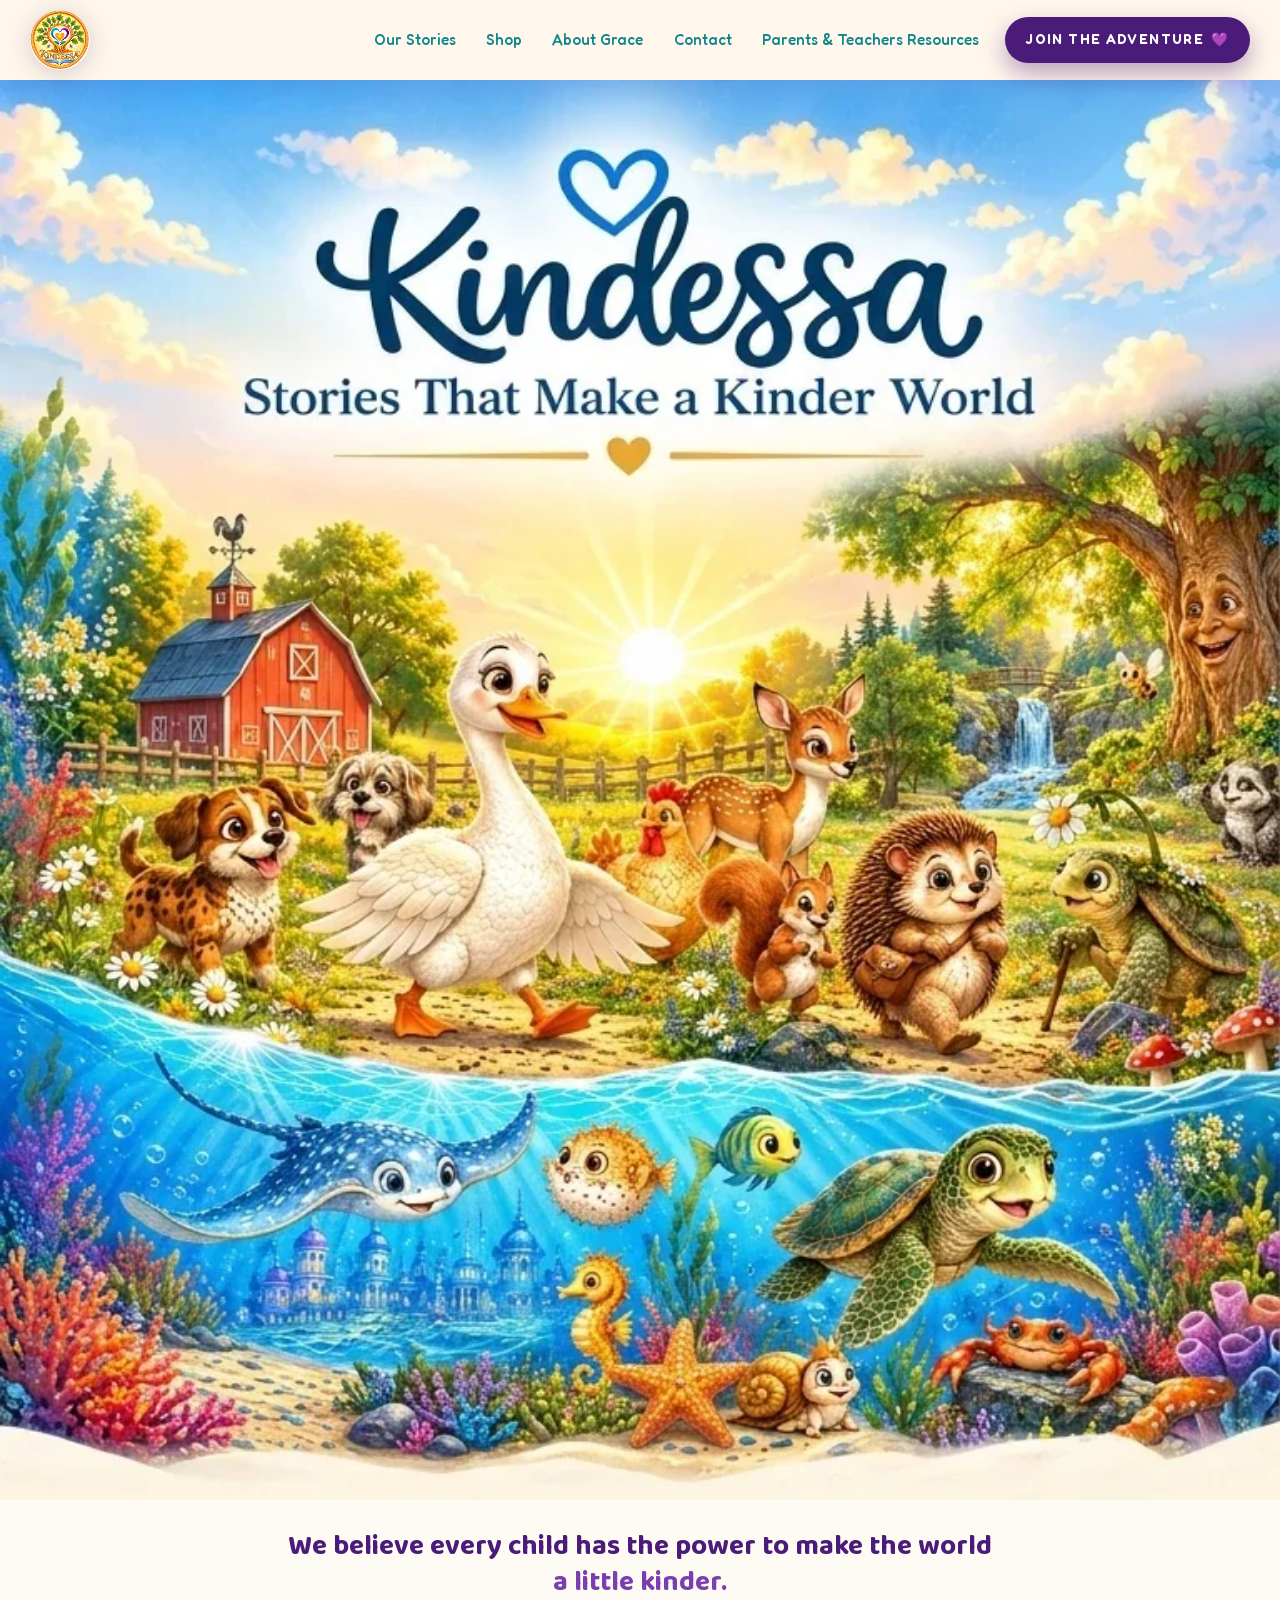
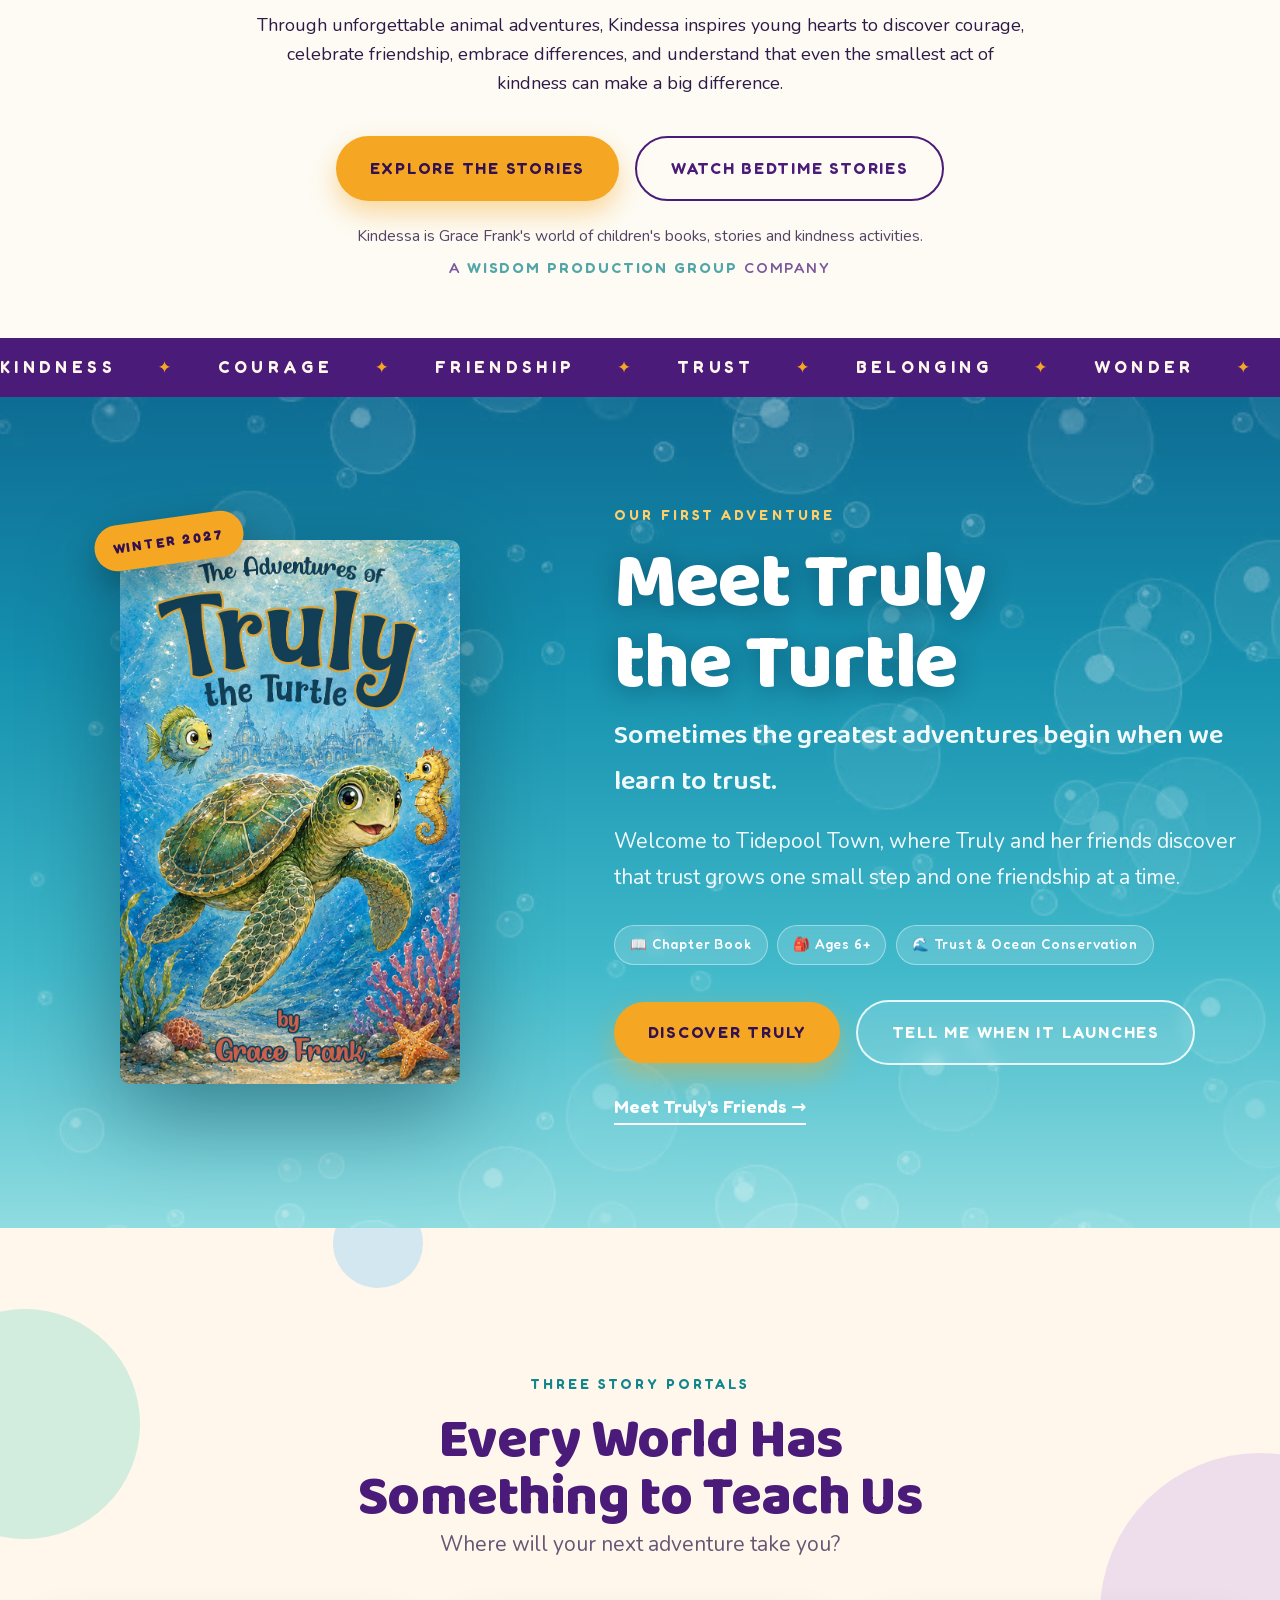
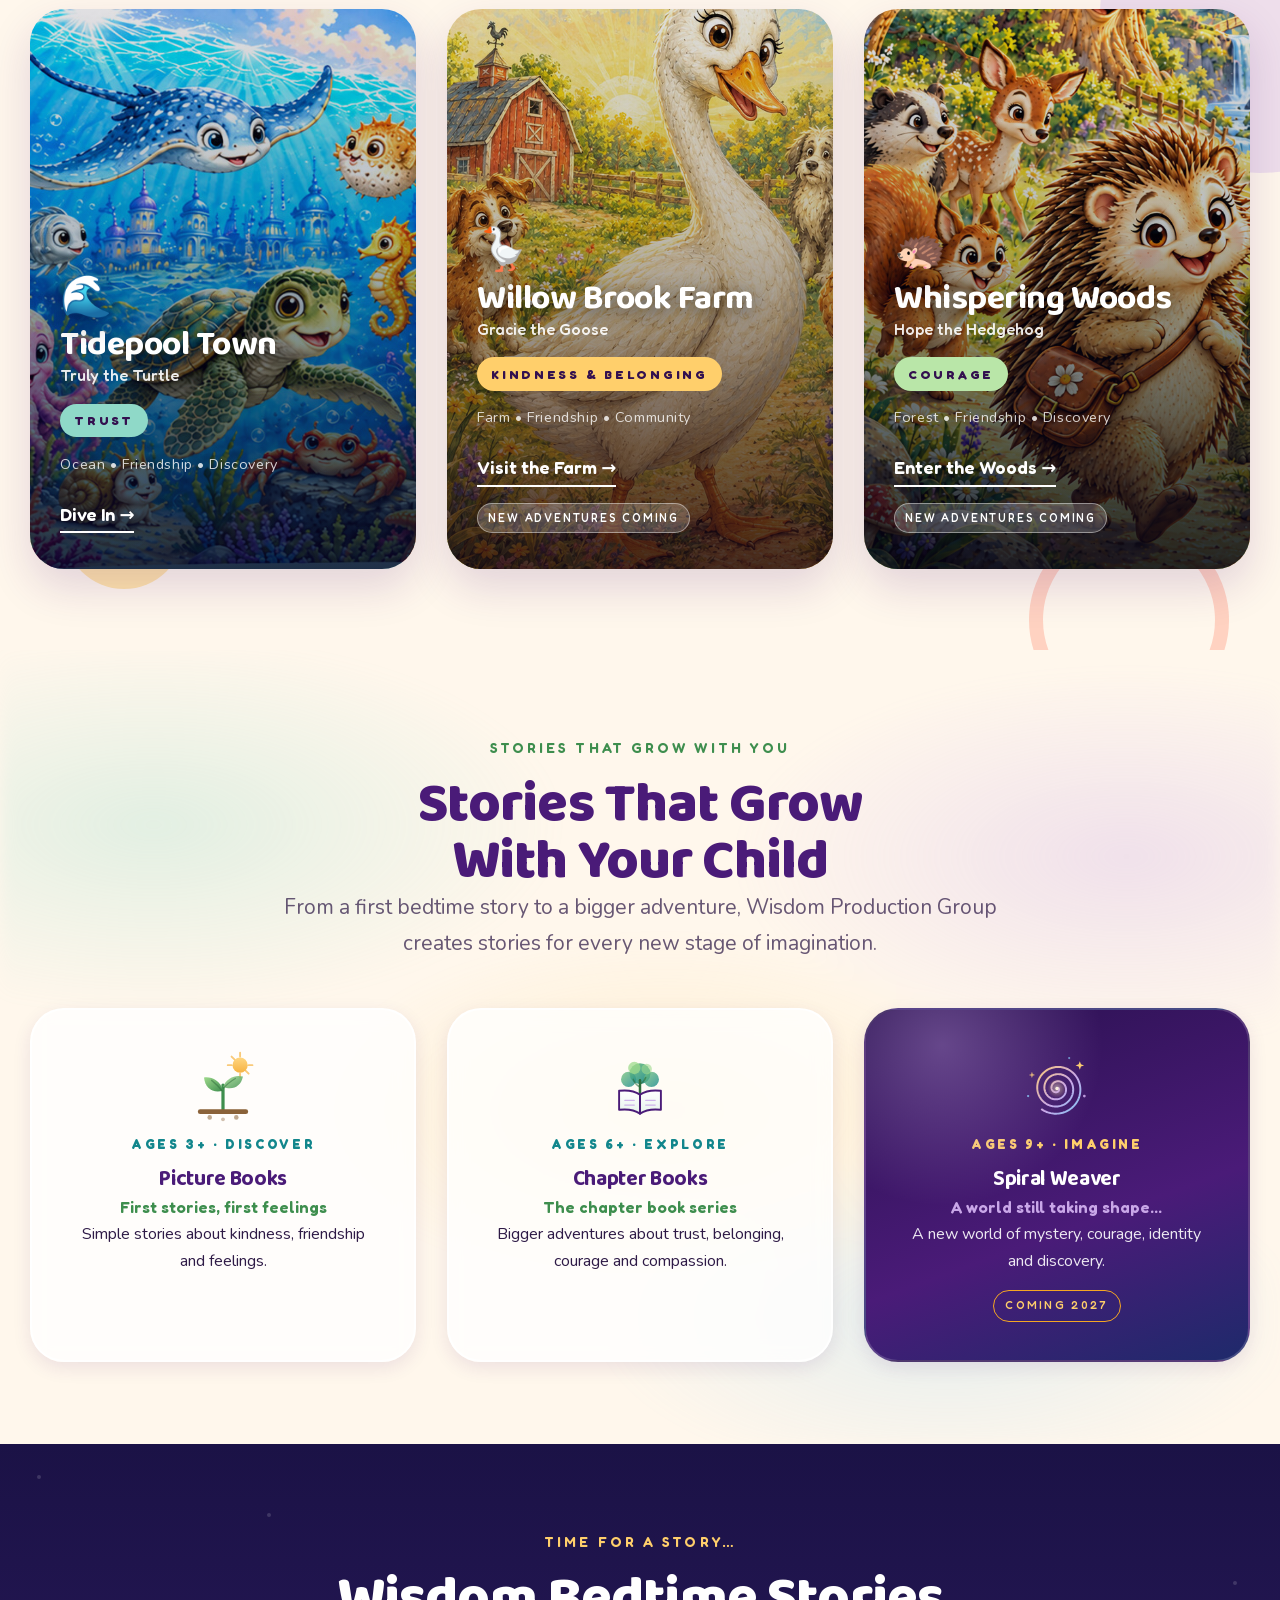
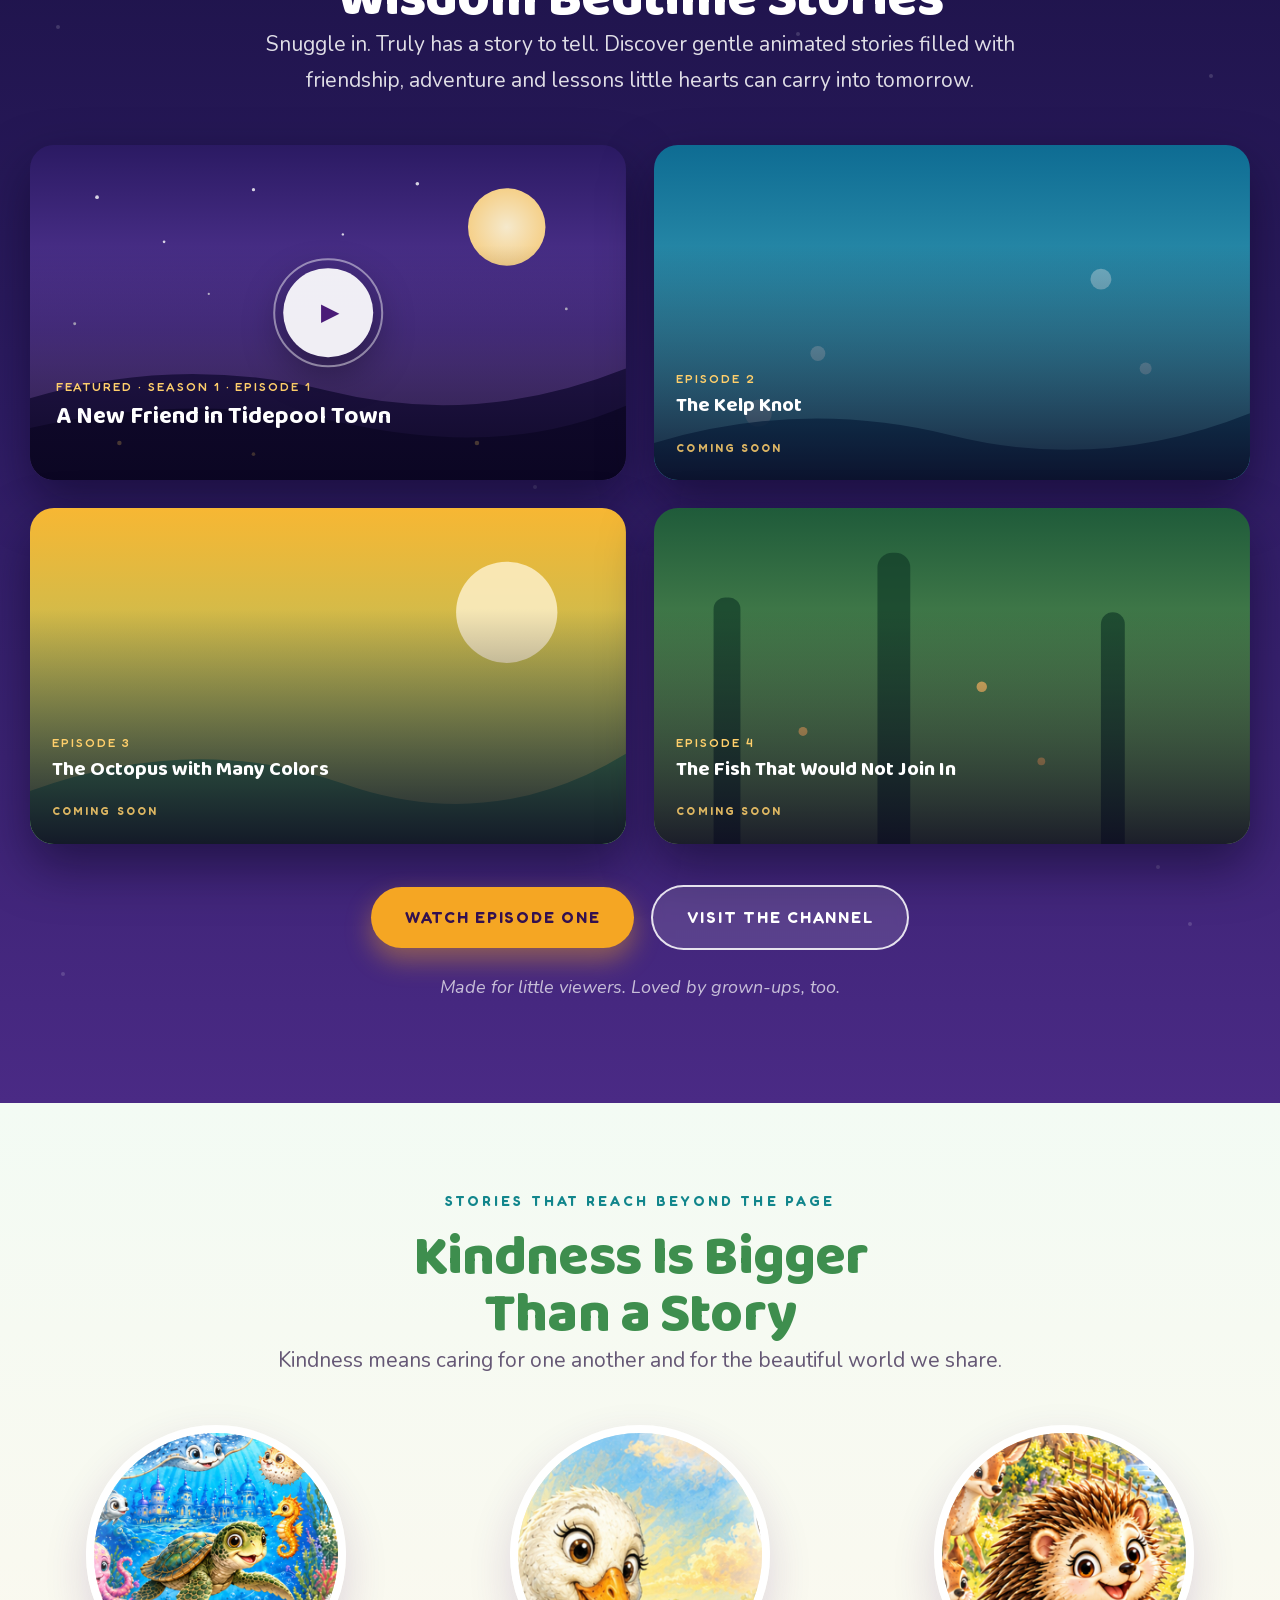
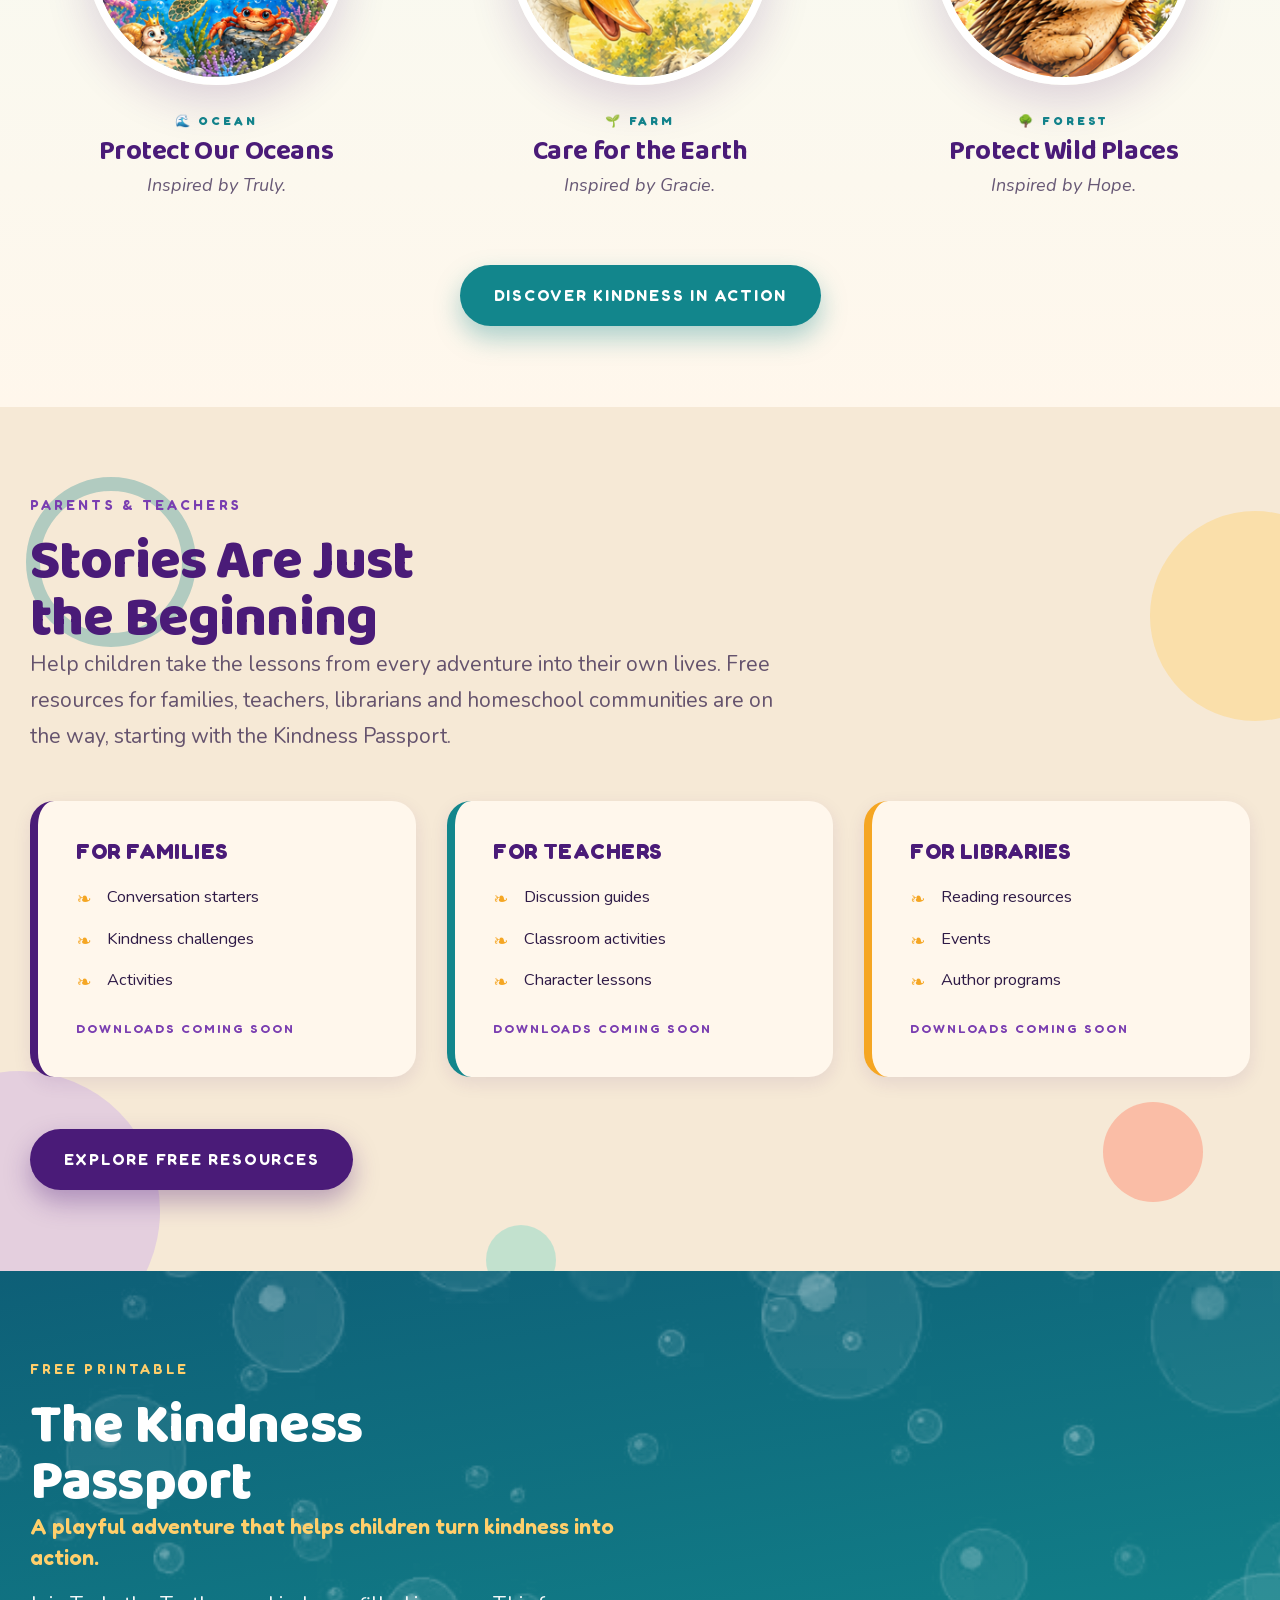
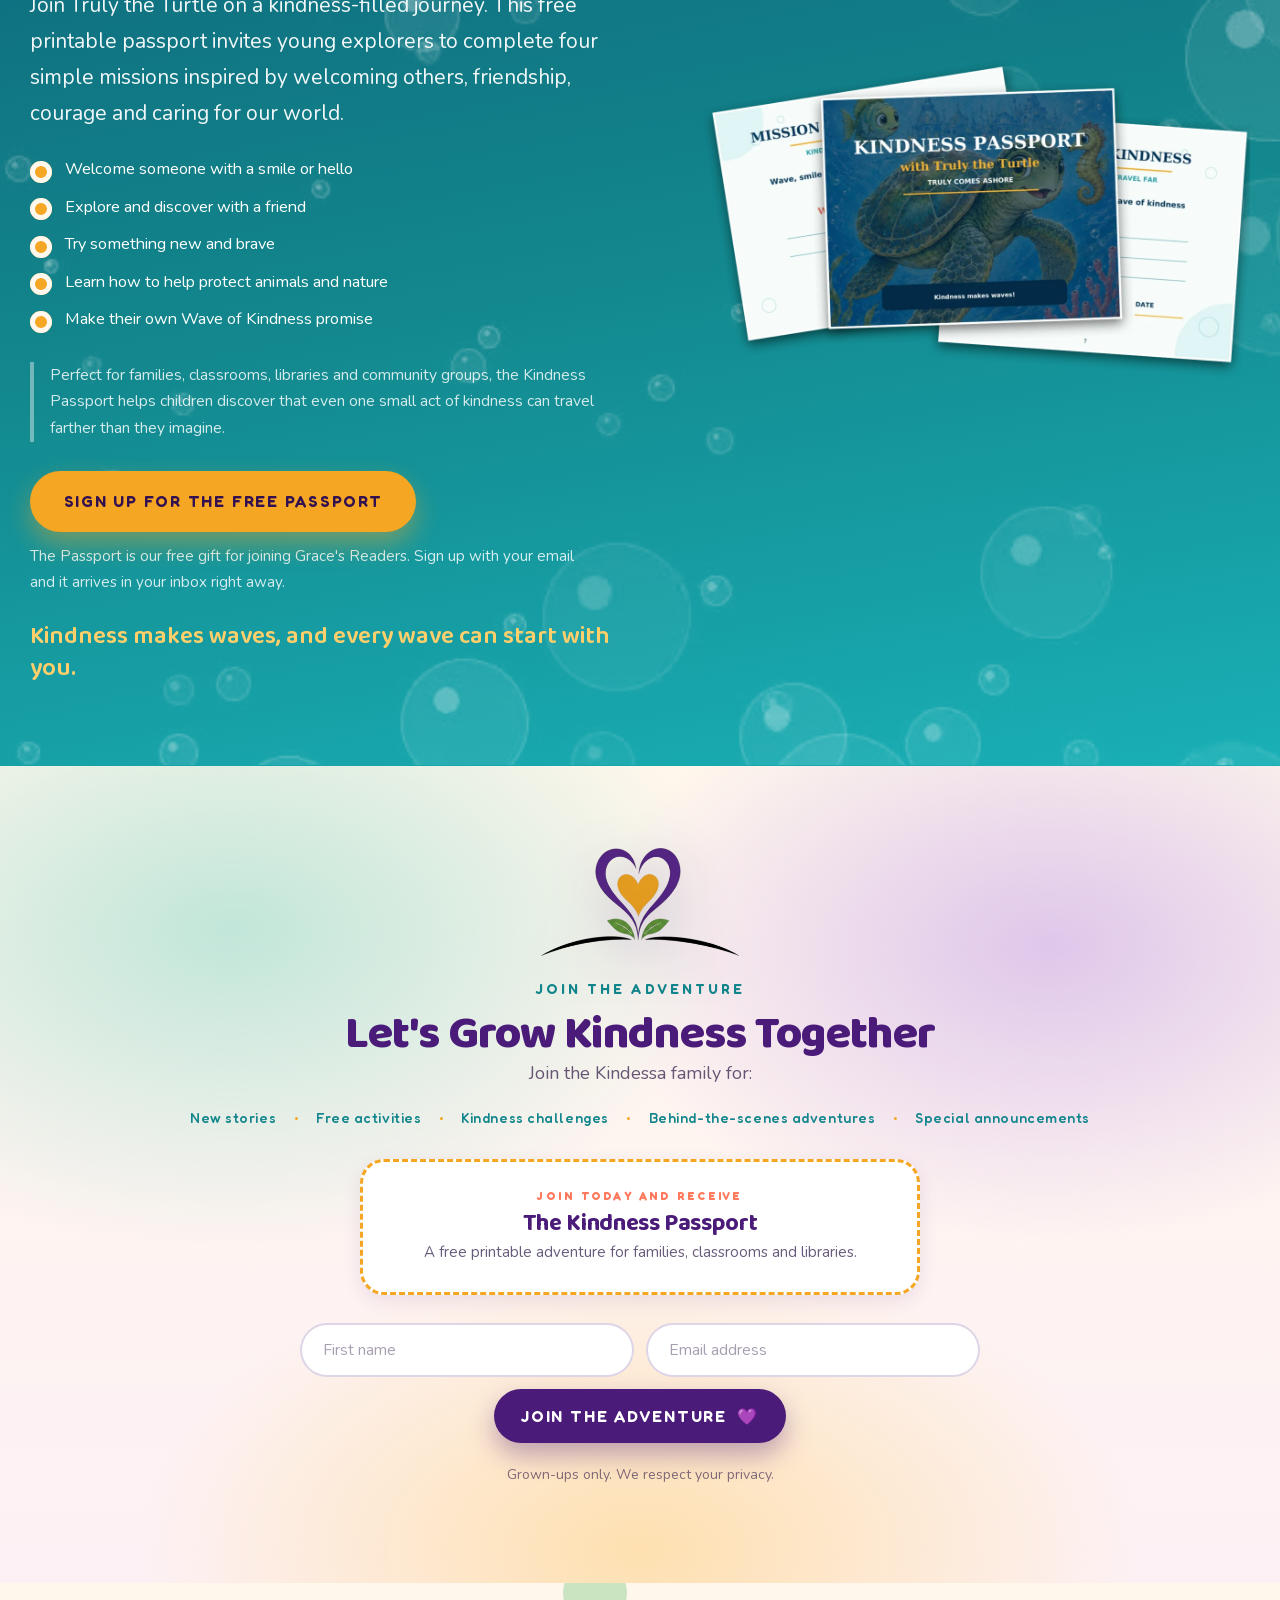
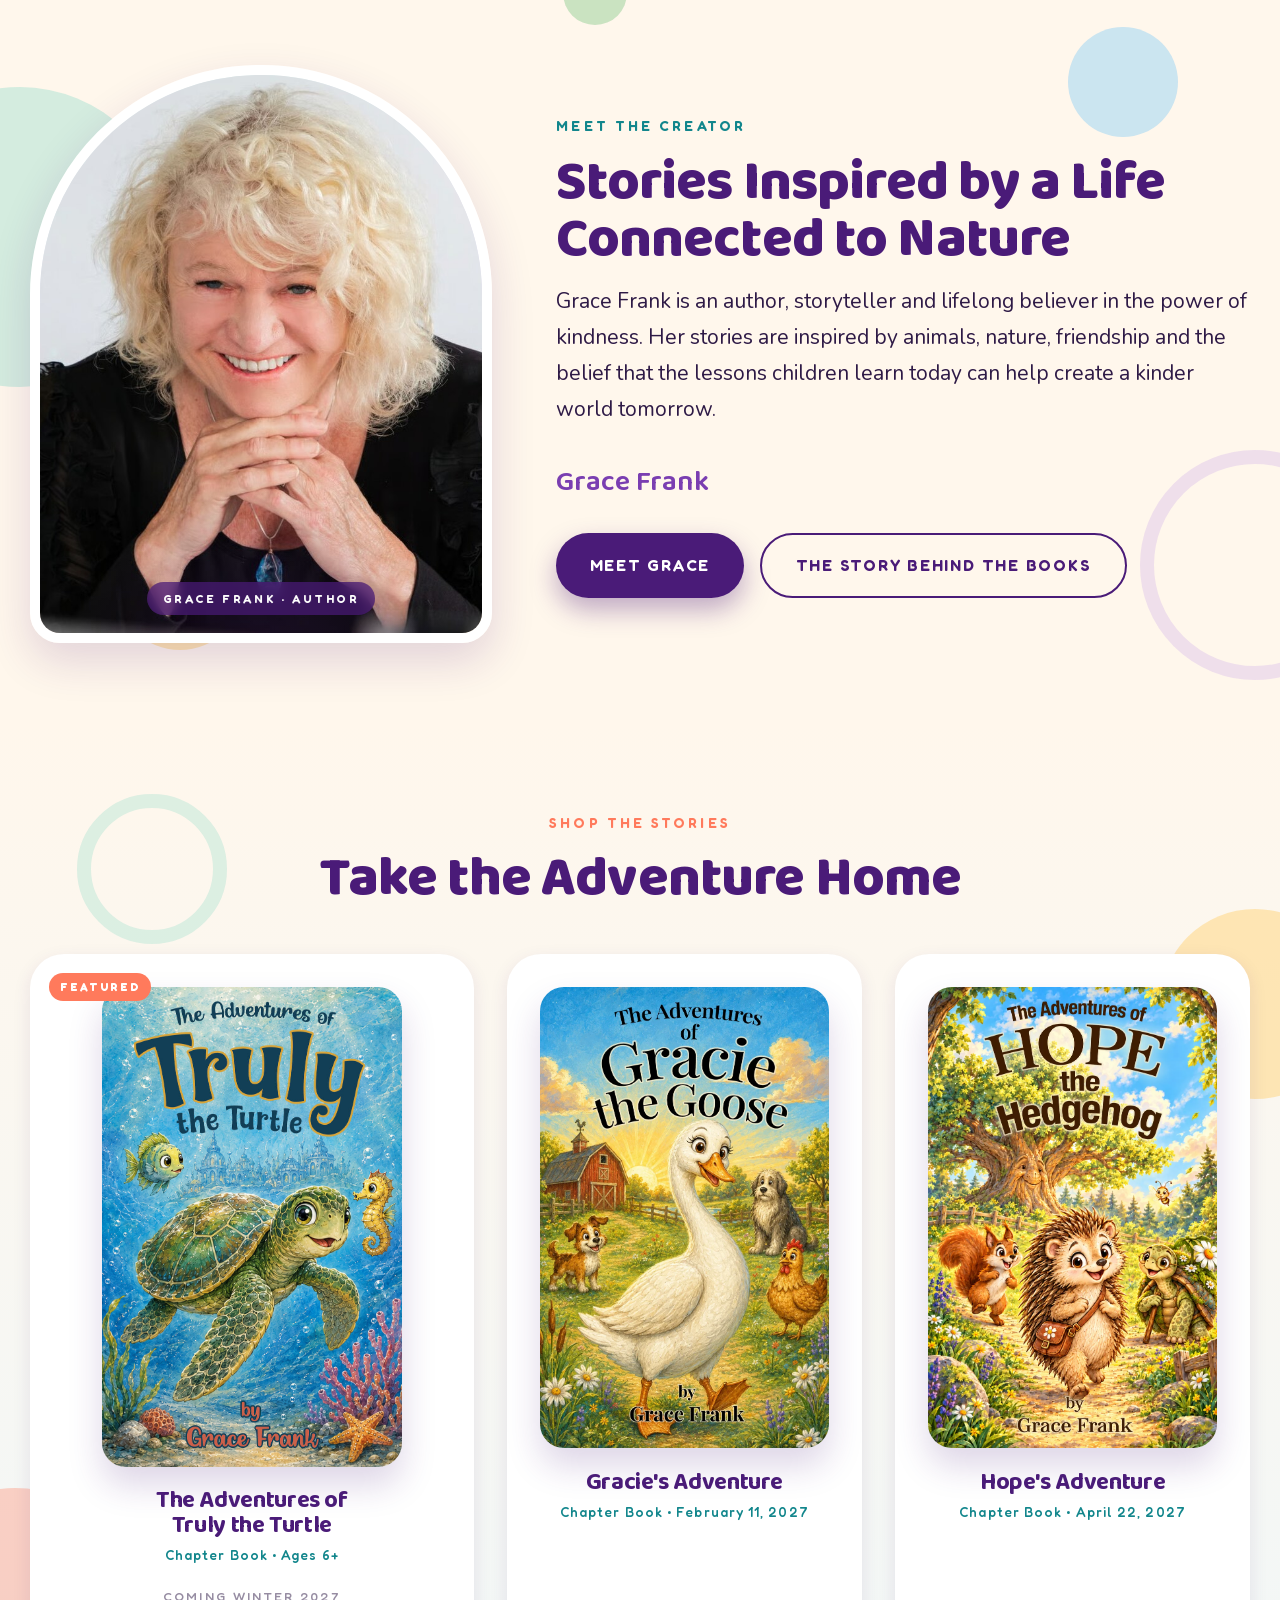
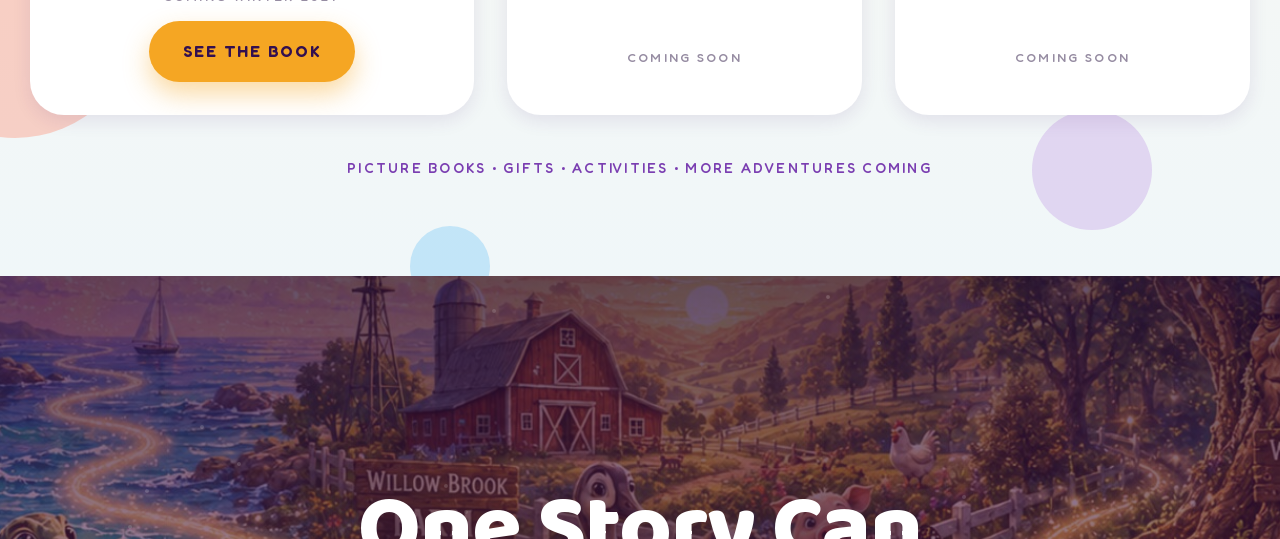
<file: index.html>
<!DOCTYPE html>
<html lang="en">
<head>
<meta charset="utf-8" />
<meta name="viewport" content="width=device-width, initial-scale=1" />
<title>Kindessa™ | Stories Growing Kindness</title>
<meta name="description" content="Kindessa brings magical stories by Grace Frank that help little hearts grow through kindness, courage and friendship. Meet Truly the Turtle, Gracie the Goose and Hope the Hedgehog." />
<link rel="icon" href="assets/web/symbol.webp" />
<link rel="preload" href="assets/fonts/baloo-2-800-latin.woff2" as="font" type="font/woff2" crossorigin>
<link rel="preload" href="assets/fonts/nunito-400-latin.woff2" as="font" type="font/woff2" crossorigin>
<link rel="stylesheet" href="assets/fonts/fonts.css">
<link rel="stylesheet" href="assets/web/site.css" />
</head>
<body>

<!-- ============================ HEADER ============================ -->
<header class="header scrolled" id="header" data-solid>
  <div class="wrap-wide header-inner">
    <a class="brand" href="index.html#top" aria-label="Kindessa home">
      <img src="assets/web/kindessa-logo.webp" alt="Kindessa" width="900" height="900" />
    </a>

    <nav class="nav" aria-label="Main">
      <div class="nav-group">
        <a href="stories.html">Our Stories</a>
        <div class="nav-drop">
          <a href="truly.html">Truly the Turtle</a>
          <a href="gracie.html">Gracie the Goose</a>
          <a href="hope.html">Hope the Hedgehog</a>
          <a href="bedtime.html">Wisdom Bedtime Stories</a>
        </div>
      </div>
      <a href="shop.html">Shop</a>
      <a href="about.html">About Grace</a>
      <a href="contact.html">Contact</a>
      <a href="parents.html">Parents &amp; Teachers Resources</a>
    </nav>

    <div class="header-cta">
      <a class="btn-join" href="#join">Join the Adventure <span class="heart-mini">💜</span></a>
      <button class="burger" id="burger" aria-label="Open menu" aria-expanded="false" aria-controls="mobileNav"><span></span></button>
    </div>
  </div>
</header>

<nav class="mobile-nav" id="mobileNav" aria-label="Mobile">
  <a href="stories.html">Our Stories</a>
  <a class="sub" href="truly.html">Truly the Turtle</a>
  <a class="sub" href="gracie.html">Gracie the Goose</a>
  <a class="sub" href="hope.html">Hope the Hedgehog</a>
  <a class="sub" href="bedtime.html">Wisdom Bedtime Stories</a>
  <a href="shop.html">Shop</a>
  <a href="about.html">About Grace</a>
  <a href="contact.html">Contact</a>
  <a href="parents.html">Parents &amp; Teachers Resources</a>
  <a class="btn btn-purple" href="index.html#join">Join the Adventure 💜</a>
</nav>

<!-- ============================ HERO ============================ -->
<main id="top">
<section class="hero-banner">
  <h1 class="sr-only">Kindessa: Stories That Make a Kinder World</h1>

  <picture class="banner reveal">
    <source media="(max-width:720px)" srcset="assets/web/banner-home-mobile.webp" width="768" height="852" />
    <img src="assets/web/banner-home.webp" alt="Kindessa, Stories That Make a Kinder World. Truly the Turtle, Gracie the Goose, Hope the Hedgehog and their friends across the ocean, the farm and the woods." width="1862" height="652" fetchpriority="high" />
  </picture>

  <div class="wrap">
    <div class="hero-mission reveal d1">
      <p class="hero-mission-lead">We believe every child has the power to make the world <em>a little kinder.</em></p>
      <p>Through unforgettable animal adventures, Kindessa inspires young hearts to discover courage, celebrate friendship, embrace differences, and understand that even the smallest act of kindness can make a big difference.</p>
    </div>
    <div class="hero-banner-cta reveal d1">
      <a class="btn btn-gold" href="#worlds">Explore the Stories</a>
      <a class="btn btn-ghost" href="#watch">Watch Bedtime Stories</a>
    </div>
    <p class="hero-brand">Kindessa is Grace Frank's world of children's books, stories and kindness activities.</p>
    <p class="hero-credit">A <b>Wisdom Production Group</b> company</p>
  </div>
</section>

<!-- ============================ RIBBON ============================ -->
<div class="ribbon" aria-hidden="true">
  <div class="ribbon-track">
    <span>Kindness</span><span>Courage</span><span>Friendship</span><span>Trust</span><span>Belonging</span><span>Wonder</span>
    <span>Kindness</span><span>Courage</span><span>Friendship</span><span>Trust</span><span>Belonging</span><span>Wonder</span>
  </div>
</div>

<!-- ============================ TRULY ============================ -->
<section class="truly" id="truly">
  <video class="bubbles-video" autoplay muted loop playsinline aria-hidden="true" poster="assets/web/bubbles-poster.jpg">
    <source src="assets/web/bubbles.mp4" type="video/mp4" />
  </video>
  <div class="wrap">
    <div class="truly-grid">
      <div class="book reveal" id="book">
        <span class="book-badge">Winter 2027</span>
        <div class="book-inner">
          <img src="assets/web/truly-cover.jpg" alt="Cover of The Adventures of Truly the Turtle by Grace Frank" />
        </div>
      </div>

      <div class="reveal d1">
        <span class="eyebrow">Our First Adventure</span>
        <h2 class="h-1">Meet Truly<br>the Turtle</h2>
        <p class="truly-tagline">Sometimes the greatest adventures begin when we learn to trust.</p>
        <p class="lede">Welcome to Tidepool Town, where Truly and her friends discover that trust grows one small step and one friendship at a time.</p>
        <div class="book-meta">
          <span class="chip">📖 Chapter Book</span>
          <span class="chip">🎒 Ages 6+</span>
          <span class="chip">🌊 Trust &amp; Ocean Conservation</span>
        </div>
        <div class="truly-btns">
          <a class="btn btn-gold" href="truly.html">Discover Truly</a>
          <a class="btn btn-ghost-light" href="#join">Tell Me When It Launches</a>
        </div>
        <a class="link-arrow" href="#worlds">Meet Truly's Friends →</a>
      </div>
    </div>
  </div>
</section>

<!-- ============================ WORLDS ============================ -->
<section class="worlds sec has-deco" id="worlds">
  <div class="blobs" aria-hidden="true">
    <span class="blob c-seafoam" style="width:230px;height:230px;left:-90px;top:8%;opacity:.4"></span>
    <span class="blob c-lavender" style="width:320px;height:320px;right:-140px;top:22%;opacity:.32;animation-delay:-6s"></span>
    <span class="blob c-gold" style="width:120px;height:120px;left:5%;bottom:6%;opacity:.5;animation-delay:-11s"></span>
    <span class="blob ring c-coral" style="width:200px;height:200px;right:4%;bottom:-70px;animation-delay:-3s"></span>
    <span class="blob c-sky" style="width:90px;height:90px;left:26%;top:-30px;opacity:.35;animation-delay:-14s"></span>
  </div>
  <div class="wrap">
    <div class="sec-head center reveal">
      <span class="eyebrow">Three Story Portals</span>
      <h2 class="h-2">Every World Has<br>Something to Teach Us</h2>
      <p class="lede muted" style="margin-inline:auto">Where will your next adventure take you?</p>
    </div>

    <div class="portals">
      <article class="portal ocean reveal">
        <img src="assets/web/world-ocean.jpg" alt="Tidepool Town, where Truly the Turtle swims past the coral city with Finley the fish, a manta ray, an octopus and a crowned snail" />
        <span class="portal-icon">🌊</span>
        <h3>Tidepool Town</h3>
        <p class="portal-char">Truly the Turtle</p>
        <span class="portal-value">Trust</span>
        <p class="portal-tags">Ocean • Friendship • Discovery</p>
        <div class="portal-foot">
          <a class="link-arrow" href="truly.html">Dive In →</a>
        </div>
      </article>

      <article class="portal farm reveal d1">
        <img src="assets/web/world-farm.jpg" alt="Willow Brook Farm, where Gracie the Goose walks the lane past the red barn with the farm dogs and a hen" />
        <span class="portal-icon">🪿</span>
        <h3>Willow Brook Farm</h3>
        <p class="portal-char">Gracie the Goose</p>
        <span class="portal-value">Kindness &amp; Belonging</span>
        <p class="portal-tags">Farm • Friendship • Community</p>
        <div class="portal-foot">
          <a class="link-arrow" href="gracie.html">Visit the Farm →</a>
          <span class="soon">New adventures coming</span>
        </div>
      </article>

      <article class="portal forest reveal d2">
        <img src="assets/web/world-forest.jpg" alt="Whispering Woods, where Hope the Hedgehog sets off along the path with her satchel, a tortoise, a squirrel, a badger and a fawn" />
        <span class="portal-icon">🦔</span>
        <h3>Whispering Woods</h3>
        <p class="portal-char">Hope the Hedgehog</p>
        <span class="portal-value">Courage</span>
        <p class="portal-tags">Forest • Friendship • Discovery</p>
        <div class="portal-foot">
          <a class="link-arrow" href="hope.html">Enter the Woods →</a>
          <span class="soon">New adventures coming</span>
        </div>
      </article>
    </div>
    <p class="swipe-hint">← Swipe to explore →</p>
  </div>
</section>

<!-- ============================ GROW ============================ -->
<section class="grow sec" id="grow">
  <div class="wrap">
    <div class="sec-head center reveal">
      <span class="eyebrow">Stories That Grow With You</span>
      <h2 class="h-2">Stories That Grow<br>With Your Child</h2>
      <p class="lede muted" style="margin-inline:auto">From a first bedtime story to a bigger adventure, Wisdom Production Group creates stories for every new stage of imagination.</p>
    </div>

    <div class="stages">
      <article class="stage reveal">
        <svg class="stage-glyph" viewBox="0 0 80 80" role="img" aria-label="A seedling with two leaves opening above the soil">
          <defs>
            <linearGradient id="sprL" x1="0" y1="0" x2="1" y2="1">
              <stop offset="0%" stop-color="#9FD98C"/><stop offset="100%" stop-color="#3E8E4E"/>
            </linearGradient>
            <linearGradient id="sprSun" x1="0" y1="0" x2="0" y2="1">
              <stop offset="0%" stop-color="#FFCF6B"/><stop offset="100%" stop-color="#F5A623"/>
            </linearGradient>
          </defs>
          <circle cx="58" cy="17" r="8" fill="url(#sprSun)" opacity=".85"/>
          <g stroke="#F5A623" stroke-width="2" stroke-linecap="round" opacity=".6">
            <path d="M58 4v4M58 26v4M45 17h4M67 17h4M49 8l3 3M64 23l3 3"/>
          </g>
          <path d="M40 66V38" stroke="#3E8E4E" stroke-width="3.4" stroke-linecap="round" fill="none"/>
          <path d="M40 44c-3-11-12-15-20-14 1 11 9 17 20 14Z" fill="url(#sprL)"/>
          <path d="M40 40c4-10 13-13 21-11-2 10-10 15-21 11Z" fill="url(#sprL)" opacity=".85"/>
          <path d="M28 33c4 3 8 7 11 11M53 31c-5 3-9 6-12 10" stroke="#2F6E3C" stroke-width="1.4" stroke-linecap="round" fill="none" opacity=".5"/>
          <path d="M16 66h48" stroke="#8A6239" stroke-width="5" stroke-linecap="round"/>
          <circle cx="26" cy="72" r="2.4" fill="#8A6239" opacity=".55"/>
          <circle cx="40" cy="74" r="2" fill="#8A6239" opacity=".4"/>
          <circle cx="54" cy="72" r="2.4" fill="#8A6239" opacity=".55"/>
        </svg>
        <span class="stage-age">Ages 3+ · Discover</span>
        <h3>Picture Books</h3>
        <p class="stage-kind">First stories, first feelings</p>
        <p>Simple stories about kindness, friendship and feelings.</p>
      </article>

      <article class="stage reveal d1">
        <svg class="stage-glyph" viewBox="0 0 80 80" role="img" aria-label="An open book with a leafy canopy growing from its pages">
          <defs>
            <linearGradient id="chLeaf" x1="0" y1="0" x2="1" y2="1">
              <stop offset="0%" stop-color="#7CC47F"/><stop offset="100%" stop-color="#12868C"/>
            </linearGradient>
            <linearGradient id="chPage" x1="0" y1="0" x2="0" y2="1">
              <stop offset="0%" stop-color="#FFFFFF"/><stop offset="100%" stop-color="#E7F3EC"/>
            </linearGradient>
          </defs>
          <circle cx="40" cy="26" r="11" fill="url(#chLeaf)" opacity=".92"/>
          <circle cx="28" cy="32" r="8" fill="url(#chLeaf)" opacity=".8"/>
          <circle cx="52" cy="32" r="8" fill="url(#chLeaf)" opacity=".8"/>
          <circle cx="34" cy="20" r="6.5" fill="#9FD98C" opacity=".75"/>
          <circle cx="47" cy="21" r="5.5" fill="#9FD98C" opacity=".6"/>
          <path d="M40 46V33" stroke="#2F6E3C" stroke-width="2.6" stroke-linecap="round"/>
          <path d="M40 40c-4-2-6-5-7-8M40 37c3-2 5-4 6-7" stroke="#2F6E3C" stroke-width="1.6" stroke-linecap="round" fill="none" opacity=".6"/>
          <path d="M40 48c-6-4-14-5-22-4v20c8-1 16 0 22 4Z" fill="url(#chPage)" stroke="#4A1B78" stroke-width="2" stroke-linejoin="round"/>
          <path d="M40 48c6-4 14-5 22-4v20c-8-1-16 0-22 4Z" fill="url(#chPage)" stroke="#4A1B78" stroke-width="2" stroke-linejoin="round"/>
          <path d="M40 48v20" stroke="#4A1B78" stroke-width="2" stroke-linecap="round"/>
          <g stroke="#C9A7E8" stroke-width="1.4" stroke-linecap="round" opacity=".85">
            <path d="M24 54h10M24 59h10M46 54h10M46 59h10"/>
          </g>
        </svg>
        <span class="stage-age">Ages 6+ · Explore</span>
        <h3>Chapter Books</h3>
        <p class="stage-kind">The chapter book series</p>
        <p>Bigger adventures about trust, belonging, courage and compassion.</p>
      </article>

      <article class="stage spiral reveal d2">
<svg class="stage-glyph spiral-glyph" viewBox="0 0 100 100" role="img" aria-label="A spiral of thread turning outward among stars">
          <defs>
            <linearGradient id="sg" x1="0" y1="0" x2="1" y2="1">
              <stop offset="0%" stop-color="#FFCF6B"/><stop offset="55%" stop-color="#C9A7E8"/><stop offset="100%" stop-color="#7EC8F5"/>
            </linearGradient>
            <radialGradient id="sgCore" cx="50%" cy="50%">
              <stop offset="0%" stop-color="#FFF6DC"/><stop offset="100%" stop-color="#FFCF6B" stop-opacity="0"/>
            </radialGradient>
          </defs>
          <circle cx="50" cy="52" r="13" fill="url(#sgCore)" opacity=".55"/>
          <path d="M50.00 52.00L50.00 51.92L50.02 51.84L50.04 51.76L50.07 51.68L50.11 51.61L50.15 51.54L50.21 51.47L50.27 51.41L50.34 51.36L50.42 51.31L50.50 51.26L50.59 51.22L50.68 51.20L50.78 51.17L50.88 51.16L50.98 51.16L51.09 51.16L51.20 51.18L51.31 51.20L51.43 51.23L51.54 51.28L51.65 51.33L51.76 51.39L51.87 51.47L51.97 51.55L52.07 51.64L52.17 51.75L52.26 51.86L52.35 51.98L52.43 52.11L52.50 52.25L52.56 52.39L52.61 52.55L52.66 52.71L52.69 52.88L52.72 53.05L52.73 53.23L52.73 53.41L52.72 53.59L52.70 53.78L52.67 53.97L52.62 54.17L52.56 54.36L52.48 54.55L52.40 54.74L52.30 54.93L52.18 55.12L52.05 55.30L51.91 55.48L51.76 55.65L51.59 55.81L51.41 55.97L51.22 56.11L51.01 56.25L50.80 56.38L50.57 56.50L50.33 56.60L50.08 56.69L49.83 56.77L49.56 56.84L49.29 56.89L49.02 56.92L48.73 56.94L48.44 56.94L48.15 56.93L47.86 56.89L47.56 56.84L47.26 56.78L46.96 56.69L46.67 56.58L46.38 56.46L46.09 56.32L45.80 56.16L45.52 55.98L45.25 55.79L44.99 55.57L44.74 55.34L44.49 55.09L44.26 54.83L44.04 54.55L43.84 54.25L43.65 53.94L43.48 53.61L43.32 53.27L43.18 52.92L43.06 52.56L42.96 52.19L42.88 51.81L42.82 51.42L42.78 51.02L42.76 50.62L42.77 50.21L42.80 49.80L42.85 49.39L42.93 48.98L43.03 48.57L43.15 48.16L43.30 47.75L43.47 47.35L43.67 46.95L43.89 46.57L44.14 46.19L44.40 45.82L44.69 45.47L45.00 45.12L45.34 44.80L45.69 44.49L46.07 44.19L46.46 43.92L46.87 43.66L47.30 43.43L47.75 43.22L48.21 43.03L48.68 42.87L49.17 42.73L49.66 42.62L50.17 42.53L50.69 42.47L51.21 42.44L51.73 42.44L52.27 42.47L52.80 42.53L53.33 42.62L53.86 42.73L54.39 42.88L54.91 43.06L55.43 43.27L55.94 43.51L56.44 43.78L56.92 44.07L57.40 44.40L57.85 44.76L58.30 45.14L58.72 45.55L59.12 45.98L59.50 46.44L59.86 46.92L60.19 47.43L60.50 47.95L60.78 48.50L61.03 49.06L61.25 49.64L61.44 50.24L61.60 50.85L61.73 51.47L61.82 52.11L61.88 52.75L61.90 53.39L61.89 54.05L61.84 54.70L61.75 55.36L61.63 56.01L61.47 56.66L61.28 57.31L61.05 57.95L60.78 58.57L60.48 59.19L60.14 59.79L59.77 60.38L59.36 60.95L58.92 61.50L58.45 62.03L57.95 62.53L57.41 63.01L56.85 63.47L56.26 63.89L55.65 64.28L55.01 64.64L54.34 64.97L53.66 65.27L52.96 65.52L52.24 65.74L51.51 65.92L50.76 66.07L50.00 66.17L49.23 66.23L48.46 66.25L47.68 66.22L46.90 66.16L46.12 66.05L45.35 65.89L44.58 65.70L43.81 65.46L43.06 65.18L42.32 64.86L41.59 64.49L40.88 64.09L40.19 63.64L39.53 63.15L38.88 62.63L38.27 62.07L37.68 61.47L37.12 60.84L36.59 60.18L36.10 59.48L35.64 58.76L35.23 58.00L34.85 57.23L34.51 56.42L34.22 55.60L33.96 54.76L33.76 53.90L33.60 53.03L33.49 52.15L33.42 51.26L33.41 50.36L33.44 49.45L33.52 48.55L33.65 47.65L33.83 46.75L34.06 45.85L34.34 44.97L34.67 44.10L35.05 43.25L35.47 42.41L35.95 41.60L36.46 40.80L37.03 40.04L37.63 39.30L38.28 38.59L38.97 37.91L39.70 37.27L40.46 36.67L41.26 36.11L42.10 35.59L42.96 35.11L43.85 34.68L44.77 34.30L45.71 33.96L46.68 33.68L47.66 33.45L48.65 33.27L49.66 33.14L50.68 33.07L51.71 33.05L52.73 33.09L53.76 33.19L54.79 33.34L55.81 33.55L56.83 33.81L57.83 34.13L58.82 34.51L59.78 34.93L60.73 35.42L61.66 35.95L62.56 36.54L63.42 37.18L64.26 37.87L65.06 38.60L65.82 39.38L66.54 40.20L67.22 41.07L67.86 41.97L68.44 42.91L68.98 43.89L69.47 44.89L69.90 45.93L70.28 46.99L70.60 48.07L70.86 49.17L71.06 50.30L71.20 51.43L71.28 52.57L71.30 53.72L71.26 54.88L71.15 56.03L70.98 57.19L70.75 58.33L70.46 59.47L70.10 60.59L69.68 61.70L69.20 62.78L68.66 63.84L68.06 64.88L67.41 65.88L66.69 66.85L65.93 67.78L65.11 68.68L64.24 69.53L63.32 70.34L62.36 71.10L61.36 71.80L60.31 72.46L59.23 73.06L58.11 73.60L56.96 74.08L55.78 74.50L54.57 74.86L53.35 75.15L52.10 75.38L50.85 75.54L49.58 75.63L48.30 75.66L47.02 75.61L45.74 75.50L44.46 75.31L43.19 75.06L41.93 74.73L40.69 74.34L39.46 73.88L38.26 73.35L37.09 72.76L35.94 72.10L34.83 71.38L33.76 70.59L32.72 69.75L31.73 68.85L30.79 67.89L29.90 66.88L29.06 65.82L28.27 64.72L27.55 63.57L26.88 62.38L26.28 61.14L25.75 59.88L25.28 58.58L24.88 57.26L24.56 55.91L24.30 54.55L24.12 53.16L24.02 51.77L23.98 50.36L24.03 48.96L24.15 47.55L24.35 46.15L24.62 44.75L24.98 43.37L25.40 42.00L25.90 40.66L26.48 39.34L27.12 38.05L27.84 36.79L28.63 35.57L29.48 34.39L30.40 33.26L31.38 32.17L32.42 31.14L33.52 30.16L34.68 29.23L35.88 28.37L37.14 27.57L38.44 26.84L39.78 26.18L41.16 25.59L42.57 25.08L44.01 24.64L45.48 24.28L46.97 23.99L48.48 23.79L50.00 23.67L51.53 23.63L53.06 23.67L54.60 23.80L56.13 24.01L57.65 24.30L59.15 24.67L60.64 25.13L62.10 25.67L63.54 26.29L64.95 26.98L66.32 27.76L67.65 28.60L68.93 29.53L70.17 30.52L71.36 31.58L72.49 32.71L73.56 33.90L74.56 35.14L75.50 36.45L76.38 37.81L77.17 39.21L77.90 40.66L78.55 42.16L79.11 43.68L79.60 45.24L80.00 46.83L80.31 48.45L80.54 50.08L80.68 51.72L80.73 53.38L80.69 55.04L80.56 56.70L80.35 58.36L80.04 60.00L79.64 61.63L79.16 63.24L78.58 64.83L77.92 66.39L77.18 67.91L76.35 69.39L75.44 70.83L74.45 72.23L73.39 73.57L72.25 74.85L71.04 76.08L69.76 77.24L68.42 78.34L67.02 79.36L65.56 80.30L64.05 81.17L62.49 81.96L60.89 82.67L59.24 83.29L57.56 83.82L55.85 84.26L54.12 84.61L52.36 84.86L50.59 85.02L48.81 85.09L47.02 85.06L45.24 84.93L43.46 84.70L41.69 84.38L39.93 83.97L38.20 83.45L36.49 82.85L34.81 82.15L33.17 81.36L31.57 80.47L30.02 79.51" fill="none" stroke="url(#sg)" stroke-width="2.6" stroke-linecap="round" stroke-linejoin="round"/>
          <circle cx="50" cy="52" r="2.2" fill="#FFF6DC"/>
          <g fill="#FFCF6B">
            <path d="M80 16l1.5 4.1 4.1 1.5-4.1 1.5L80 27.2l-1.5-4.1L74.4 21.6l4.1-1.5z"/>
            <path d="M17 30l1.1 3 3 1.1-3 1.1L17 38.3l-1.1-3L12.9 34.2l3-1.1z" opacity=".8"/>
          </g>
          <circle cx="86" cy="62" r="1.8" fill="#C9A7E8" opacity=".9"/>
          <circle cx="12" cy="62" r="1.5" fill="#7EC8F5" opacity=".85"/>
          <circle cx="66" cy="12" r="1.4" fill="#7EC8F5" opacity=".7"/>
        </svg>
        <span class="stage-age">Ages 9+ · Imagine</span>
        <h3>Spiral Weaver</h3>
        <p class="stage-kind">A world still taking shape…</p>
        <p>A new world of mystery, courage, identity and discovery.</p>
        <span class="badge-2027">Coming 2027</span>
      </article>
    </div>
  </div>
</section>

<!-- ============================ WATCH ============================ -->
<section class="bedtime sec" id="watch">
  <div class="night" id="night" aria-hidden="true"></div>
  <div class="wrap">
    <div class="sec-head center reveal">
      <span class="eyebrow">Time for a story…</span>
      <h2 class="h-2">Wisdom Bedtime Stories</h2>
      <p class="lede" style="margin-inline:auto">Snuggle in. Truly has a story to tell. Discover gentle animated stories filled with friendship, adventure and lessons little hearts can carry into tomorrow.</p>
    </div>

    <div class="watch-grid">
      <a class="episode feature reveal" href="https://www.youtube.com/watch?v=m3otSoN2ZFE" target="_blank" rel="noopener" aria-label="Watch the featured episode on YouTube: A New Friend in Tidepool Town">
        <svg class="ep-art" viewBox="0 0 800 450" preserveAspectRatio="xMidYMid slice" aria-hidden="true">
          <defs>
            <linearGradient id="ep1" x1="0" y1="0" x2="0" y2="1">
              <stop offset="0%" stop-color="#2B1A63"/><stop offset="55%" stop-color="#5B3B9E"/><stop offset="100%" stop-color="#9B6FC4"/>
            </linearGradient>
            <radialGradient id="moon"><stop offset="0%" stop-color="#FFF3D0"/><stop offset="100%" stop-color="#FFD98A"/></radialGradient>
          </defs>
          <rect width="800" height="450" fill="url(#ep1)"/>
          <circle cx="640" cy="110" r="52" fill="url(#moon)" opacity=".95"/>
          <g fill="#fff" opacity=".8">
            <circle cx="90" cy="70" r="2.5"/><circle cx="180" cy="130" r="1.8"/><circle cx="300" cy="60" r="2.2"/>
            <circle cx="420" cy="120" r="1.6"/><circle cx="520" cy="52" r="2.4"/><circle cx="720" cy="220" r="1.9"/>
            <circle cx="240" cy="200" r="1.5"/><circle cx="60" cy="240" r="2"/>
          </g>
          <path d="M0 340 Q200 280 400 330 T800 300 L800 450 L0 450Z" fill="#20144D" opacity=".85"/>
          <path d="M0 380 Q220 330 430 375 T800 350 L800 450 L0 450Z" fill="#150D36"/>
          <g opacity=".9"><circle cx="120" cy="400" r="3" fill="#FFCF6B"/><circle cx="300" cy="415" r="2.4" fill="#FFCF6B"/><circle cx="600" cy="400" r="3" fill="#FFCF6B"/></g>
        </svg>
        <span class="play" aria-hidden="true">▶</span>
        <div>
          <p class="ep-meta">Featured · Season 1 · Episode 1</p>
          <p class="ep-title">A New Friend in Tidepool Town</p>
        </div>
      </a>

      <div class="ep-side">
        <div class="episode small soon-ep reveal d1">
          <svg class="ep-art" viewBox="0 0 400 250" preserveAspectRatio="xMidYMid slice" aria-hidden="true">
            <defs><linearGradient id="ep2" x1="0" y1="0" x2="0" y2="1"><stop offset="0%" stop-color="#0E6C93"/><stop offset="100%" stop-color="#5FC8D4"/></linearGradient></defs>
            <rect width="400" height="250" fill="url(#ep2)"/>
            <g fill="#fff" opacity=".35"><circle cx="70" cy="180" r="9"/><circle cx="110" cy="140" r="5"/><circle cx="300" cy="90" r="7"/><circle cx="330" cy="150" r="4"/></g>
            <path d="M0 200 Q100 170 200 195 T400 180 L400 250 L0 250Z" fill="#0A5773" opacity=".8"/>
          </svg>
          <div><p class="ep-meta">Episode 2</p><p class="ep-title">The Kelp Knot</p><p class="ep-soon">Coming soon</p></div>
        </div>

        <div class="episode small soon-ep reveal d2">
          <svg class="ep-art" viewBox="0 0 400 250" preserveAspectRatio="xMidYMid slice" aria-hidden="true">
            <defs><linearGradient id="ep3" x1="0" y1="0" x2="0" y2="1"><stop offset="0%" stop-color="#F7B733"/><stop offset="100%" stop-color="#7CC47F"/></linearGradient></defs>
            <rect width="400" height="250" fill="url(#ep3)"/>
            <circle cx="320" cy="70" r="34" fill="#FFF3D0" opacity=".8"/>
            <path d="M0 190 Q110 150 210 185 T400 165 L400 250 L0 250Z" fill="#4E9A5C"/>
          </svg>
          <div><p class="ep-meta">Episode 3</p><p class="ep-title">The Octopus with Many Colors</p><p class="ep-soon">Coming soon</p></div>
        </div>

        <div class="episode small soon-ep reveal d3">
          <svg class="ep-art" viewBox="0 0 400 250" preserveAspectRatio="xMidYMid slice" aria-hidden="true">
            <defs><linearGradient id="ep4" x1="0" y1="0" x2="0" y2="1"><stop offset="0%" stop-color="#1F5B3A"/><stop offset="100%" stop-color="#8FBF6A"/></linearGradient></defs>
            <rect width="400" height="250" fill="url(#ep4)"/>
            <g fill="#123D28" opacity=".7"><rect x="40" y="60" width="18" height="190" rx="8"/><rect x="150" y="30" width="22" height="220" rx="10"/><rect x="300" y="70" width="16" height="180" rx="8"/></g>
            <g fill="#FFCF6B"><circle cx="220" cy="120" r="3.5"/><circle cx="260" cy="170" r="2.6"/><circle cx="100" cy="150" r="3"/></g>
          </svg>
          <div><p class="ep-meta">Episode 4</p><p class="ep-title">The Fish That Would Not Join In</p><p class="ep-soon">Coming soon</p></div>
        </div>
      </div>
    </div>

    <div class="watch-foot reveal">
      <a class="btn btn-gold" href="https://www.youtube.com/watch?v=m3otSoN2ZFE" target="_blank" rel="noopener">Watch Episode One</a>
      <a class="btn btn-ghost-light" href="https://www.youtube.com/@WisdomBedtimeStories" target="_blank" rel="noopener">Visit the Channel</a>
      <p class="watch-note">Made for little viewers. Loved by grown-ups, too.</p>
    </div>
  </div>
</section>

<!-- ============================ KINDNESS IN ACTION ============================ -->
<section class="action sec" id="kindness">
  <div class="wrap">
    <div class="sec-head center reveal">
      <span class="eyebrow">Stories That Reach Beyond the Page</span>
      <h2 class="h-2">Kindness Is Bigger<br>Than a Story</h2>
      <p class="lede muted" style="margin-inline:auto">Kindness means caring for one another and for the beautiful world we share.</p>
    </div>

    <div class="circles">
      <article class="circle-item reveal">
        <div class="ring"><img src="assets/web/face-truly.jpg" alt="Truly the Turtle smiling among the coral of Tidepool Town" width="540" height="540" loading="lazy" /></div>
        <span class="circle-tag">🌊 Ocean</span>
        <h3>Protect Our Oceans</h3>
        <p>Inspired by Truly.</p>
      </article>
      <article class="circle-item reveal d1">
        <div class="ring"><img src="assets/web/face-gracie.jpg" alt="Gracie the Goose looking out across Willow Brook Farm" width="540" height="540" loading="lazy" /></div>
        <span class="circle-tag">🌱 Farm</span>
        <h3>Care for the Earth</h3>
        <p>Inspired by Gracie.</p>
      </article>
      <article class="circle-item reveal d2">
        <div class="ring"><img src="assets/web/face-hope.jpg" alt="Hope the Hedgehog setting off through Whispering Woods" width="540" height="540" loading="lazy" /></div>
        <span class="circle-tag">🌳 Forest</span>
        <h3>Protect Wild Places</h3>
        <p>Inspired by Hope.</p>
      </article>
    </div>

    <div style="text-align:center;margin-top:clamp(2.6rem,5vw,4rem)" class="reveal">
      <a class="btn btn-teal" href="#kindness">Discover Kindness in Action</a>
    </div>
  </div>
</section>

<!-- ============================ PARENTS ============================ -->
<section class="parents sec has-deco" id="parents">
  <div class="blobs" aria-hidden="true">
    <span class="blob c-lavender" style="width:280px;height:280px;left:-120px;bottom:-80px;opacity:.4"></span>
    <span class="blob ring c-teal" style="width:170px;height:170px;left:2%;top:8%;color:var(--teal);animation-delay:-7s"></span>
    <span class="blob c-gold" style="width:210px;height:210px;right:-80px;top:12%;opacity:.42;animation-delay:-4s"></span>
    <span class="blob c-coral" style="width:100px;height:100px;right:6%;bottom:8%;opacity:.4;animation-delay:-12s"></span>
    <span class="blob c-seafoam" style="width:70px;height:70px;left:38%;bottom:-24px;opacity:.5;animation-delay:-16s"></span>
  </div>
  <div class="wrap">
    <div class="sec-head reveal">
      <span class="eyebrow">Parents &amp; Teachers</span>
      <h2 class="h-2">Stories Are Just<br>the Beginning</h2>
      <p class="lede muted">Help children take the lessons from every adventure into their own lives. Free resources for families, teachers, librarians and homeschool communities are on the way, starting with the Kindness Passport.</p>
    </div>

    <div class="res-grid">
      <article class="res-card reveal">
        <h3>For Families</h3>
        <ul><li>Conversation starters</li><li>Kindness challenges</li><li>Activities</li></ul>
        <p class="res-soon">Downloads coming soon</p>
      </article>
      <article class="res-card reveal d1">
        <h3>For Teachers</h3>
        <ul><li>Discussion guides</li><li>Classroom activities</li><li>Character lessons</li></ul>
        <p class="res-soon">Downloads coming soon</p>
      </article>
      <article class="res-card reveal d2">
        <h3>For Libraries</h3>
        <ul><li>Reading resources</li><li>Events</li><li>Author programs</li></ul>
        <p class="res-soon">Downloads coming soon</p>
      </article>
    </div>

    <div style="margin-top:clamp(2.4rem,4vw,3.4rem)" class="reveal">
      <a class="btn btn-purple" href="parents.html">Explore Free Resources</a>
    </div>
  </div>
</section>

<!-- ============================ KINDNESS PASSPORT ============================ -->
<section class="passport sec" id="passport">
  <video class="bubbles-video" autoplay muted loop playsinline aria-hidden="true" poster="assets/web/bubbles-poster.jpg">
    <source src="assets/web/bubbles.mp4" type="video/mp4" />
  </video>
  <div class="wrap passport-grid">

    <div class="reveal">
      <span class="eyebrow">Free Printable</span>
      <h2 class="h-2">The Kindness<br>Passport</h2>
      <p class="passport-tagline">A playful adventure that helps children turn kindness into action.</p>
      <p class="lede">Join Truly the Turtle on a kindness-filled journey. This free printable passport invites young explorers to complete four simple missions inspired by welcoming others, friendship, courage and caring for our world.</p>

      <ul class="missions">
        <li>Welcome someone with a smile or hello</li>
        <li>Explore and discover with a friend</li>
        <li>Try something new and brave</li>
        <li>Learn how to help protect animals and nature</li>
        <li>Make their own Wave of Kindness promise</li>
      </ul>

      <p class="passport-note">Perfect for families, classrooms, libraries and community groups, the Kindness Passport helps children discover that even one small act of kindness can travel farther than they imagine.</p>

      <div class="passport-btns">
        <a class="btn btn-gold" href="#join">Sign Up for the Free Passport</a>
      </div>
      <p class="passport-unlock">The Passport is our free gift for joining Grace's Readers. Sign up with your email and it arrives in your inbox right away.</p>

      <p class="passport-waves">Kindness makes waves, and every wave can start with you.</p>
    </div>

    <div class="passport-fan reveal d1">
      <img src="assets/web/passport-fan.webp" alt="Three pages from the Kindness Passport: the cover with Truly the Turtle, Mission 1 Welcome Wave, and the My Wave of Kindness promise page." width="1200" height="696" loading="lazy" />
    </div>

  </div>
</section>

<!-- ============================ JOIN ============================ -->
<section class="join sec" id="join">
  <div class="wrap">
    <div class="reveal">
      <img class="big-heart" src="assets/web/form-heart.webp" alt="" role="presentation" width="772" height="420" />
      <span class="eyebrow" style="color:var(--teal)">Join the Adventure</span>
      <h2 class="h-2">Let's Grow Kindness Together</h2>
      <p class="lede muted" style="margin-inline:auto">Join the Kindessa family for:</p>
      <p class="join-bullets">
        <span>New stories</span><span>Free activities</span><span>Kindness challenges</span><span>Behind-the-scenes adventures</span><span>Special announcements</span>
      </p>
    </div>

    <div class="gift reveal d1">
      <span class="gift-label">Join today and receive</span>
      <h3>The Kindness Passport</h3>
      <p>A free printable adventure for families, classrooms and libraries.</p>
    </div>

    <form class="join-form reveal d2" id="joinForm" novalidate>
      <label class="sr-only" for="fname" style="position:absolute;left:-9999px">First name</label>
      <input id="fname" name="fname" type="text" placeholder="First name" autocomplete="given-name" required />
      <label class="sr-only" for="email" style="position:absolute;left:-9999px">Email address</label>
      <input id="email" name="email" type="email" placeholder="Email address" autocomplete="email" required />
      <button class="btn btn-purple" type="submit">Join the Adventure <span class="heart-mini">💜</span></button>
    </form>
    <p class="form-thanks" id="formThanks">🎉 Welcome aboard! Check your inbox for the Kindness Passport.</p>
    <p class="privacy reveal">Grown-ups only. We respect your privacy.</p>
  </div>
</section>

<!-- ============================ CREATOR ============================ -->
<section class="creator sec has-deco" id="about">
  <div class="blobs" aria-hidden="true">
    <span class="blob c-seafoam" style="width:300px;height:300px;left:-130px;top:14%;opacity:.38"></span>
    <span class="blob c-gold" style="width:130px;height:130px;left:9%;bottom:10%;opacity:.45;animation-delay:-9s"></span>
    <span class="blob ring c-lavender" style="width:230px;height:230px;right:-90px;bottom:6%;animation-delay:-5s"></span>
    <span class="blob c-sky" style="width:110px;height:110px;right:8%;top:6%;opacity:.4;animation-delay:-13s"></span>
    <span class="blob c-leaf" style="width:64px;height:64px;left:44%;top:-22px;opacity:.4;animation-delay:-2s"></span>
  </div>
  <div class="wrap">
    <div class="creator-grid">
      <figure class="portrait reveal">
        <img src="assets/web/grace-frank.jpg" alt="Grace Frank, author and storyteller" />
        <figcaption class="portrait-caption">Grace Frank · Author</figcaption>
      </figure>
      <div class="reveal d1">
        <span class="eyebrow">Meet the Creator</span>
        <h2 class="h-2">Stories Inspired by a Life Connected to Nature</h2>
        <p class="lede">Grace Frank is an author, storyteller and lifelong believer in the power of kindness. Her stories are inspired by animals, nature, friendship and the belief that the lessons children learn today can help create a kinder world tomorrow.</p>
        <p class="sig">Grace Frank</p>
        <div class="creator-btns">
          <a class="btn btn-purple" href="about.html">Meet Grace</a>
          <a class="btn btn-ghost" href="about.html">The Story Behind the Books</a>
        </div>
      </div>
    </div>
  </div>
</section>

<!-- ============================ SHOP ============================ -->
<section class="shop sec has-deco" id="shop">
  <div class="blobs" aria-hidden="true">
    <span class="blob c-coral" style="width:250px;height:250px;left:-110px;bottom:12%;opacity:.32"></span>
    <span class="blob c-gold" style="width:190px;height:190px;right:-70px;top:16%;opacity:.45;animation-delay:-8s"></span>
    <span class="blob ring c-seafoam" style="width:150px;height:150px;left:6%;top:6%;animation-delay:-3s"></span>
    <span class="blob c-lavender" style="width:120px;height:120px;right:10%;bottom:4%;opacity:.42;animation-delay:-15s"></span>
    <span class="blob c-sky" style="width:80px;height:80px;left:32%;bottom:-30px;opacity:.4;animation-delay:-11s"></span>
  </div>
  <div class="wrap">
    <div class="sec-head center reveal">
      <span class="eyebrow">Shop the Stories</span>
      <h2 class="h-2">Take the Adventure Home</h2>
    </div>

    <div class="shop-grid">
      <article class="prod reveal">
        <span class="prod-flag">Featured</span>
        <div class="prod-img"><img src="assets/web/truly-cover.jpg" alt="The Adventures of Truly the Turtle chapter book" /></div>
        <h3>The Adventures of<br>Truly the Turtle</h3>
        <p class="prod-meta">Chapter Book • Ages 6+</p>
        <p class="prod-soon">Coming Winter 2027</p>
        <a class="btn btn-gold" href="truly.html">See the Book</a>
      </article>

      <article class="prod reveal d1">
        <div class="prod-img"><img src="assets/web/gracie-cover.webp" alt="The Adventures of Gracie the Goose chapter book" /></div>
        <h3>Gracie's Adventure</h3>
        <p class="prod-meta">Chapter Book • February 11, 2027</p>
        <p class="prod-soon">Coming Soon</p>
      </article>

      <article class="prod reveal d2">
        <div class="prod-img"><img src="assets/web/hope-cover.webp" alt="The Adventures of Hope the Hedgehog chapter book" /></div>
        <h3>Hope's Adventure</h3>
        <p class="prod-meta">Chapter Book • April 22, 2027</p>
        <p class="prod-soon">Coming Soon</p>
      </article>
    </div>

    <p class="shop-note reveal">Picture Books • Gifts • Activities • More Adventures Coming</p>
  </div>
</section>

<!-- ============================ FINALE ============================ -->
<section class="finale">
  <div class="finale-bg"><img src="assets/web/universe-hero.jpg" alt="" role="presentation" /></div>
  <div class="sparkles" id="sparkles2" aria-hidden="true"></div>
  <div class="wrap finale-inner reveal">
    <h2 class="h-1">One Story Can<br>Plant a Seed.</h2>
    <p>Together, we can grow a kinder world.</p>
    <span class="heart-big">💜</span>
  </div>
</section>
</main>

<!-- ============================ FOOTER ============================ -->
<footer class="footer">
  <div class="wrap">
    <div class="footer-top">
      <div class="footer-brand">
        <img src="assets/web/kindessa-logo.webp" alt="Kindessa" />
        <h3>Kindessa™</h3>
        <p class="tag">Stories Growing Kindness</p>
      </div>

      <div>
        <h4>Explore</h4>
        <ul><li><a href="stories.html">Our Stories</a></li><li><a href="truly.html">Truly the Turtle</a></li><li><a href="gracie.html">Gracie the Goose</a></li><li><a href="hope.html">Hope the Hedgehog</a></li><li><a href="shop.html">Shop</a></li></ul>
      </div>
      <div>
        <h4>Grow</h4>
        <ul><li><a href="parents.html">Parents &amp; Teachers</a></li><li><a href="parents.html#downloads">Free Printables</a></li><li><a href="index.html#kindness">Kindness in Action</a></li></ul>
      </div>
      <div>
        <h4>Connect</h4>
        <ul><li><a href="about.html">About Grace</a></li><li><a href="contact.html#media">Media</a></li><li><a href="contact.html#visits">School Visits</a></li><li><a href="contact.html">Contact</a></li></ul>
      </div>
      <div>
        <h4>Follow</h4>
        <ul><li><a href="https://www.youtube.com/@WisdomBedtimeStories" target="_blank" rel="noopener">YouTube</a></li><li><a href="https://www.instagram.com/kindessaworld/" target="_blank" rel="noopener">Instagram</a></li><li><a href="https://www.facebook.com/profile.php?id=61596256731032" target="_blank" rel="noopener">Facebook</a></li><li><a href="index.html#join">Newsletter</a></li></ul>
      </div>
    </div>

    <div class="footer-bottom">
      <p style="margin:0">© 2026 <strong>Wisdom Production Group</strong> · All rights reserved</p>
      <nav class="footer-legal" aria-label="Legal">
        <a href="privacy.html">Privacy</a>
      </nav>
    </div>
  </div>
</footer>

<script src="assets/web/site.js"></script>
</body>
</html>
</file>
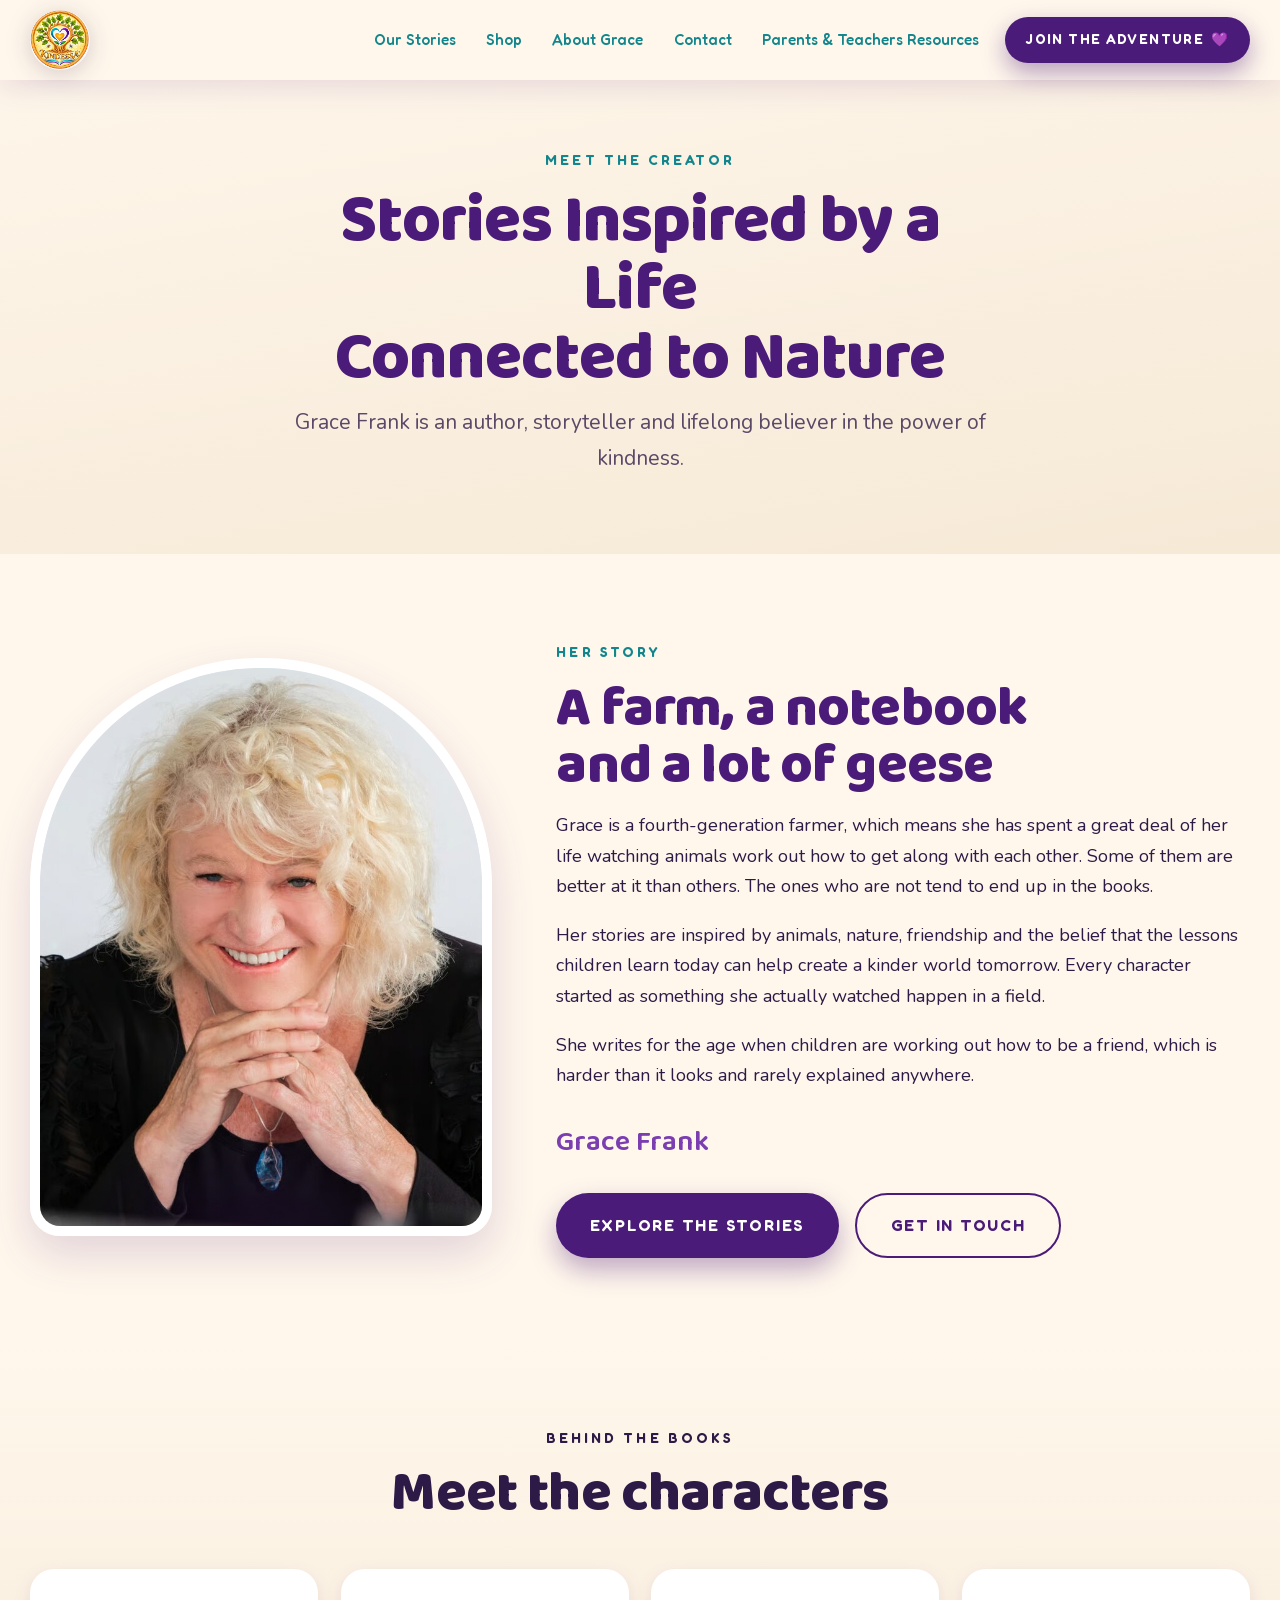
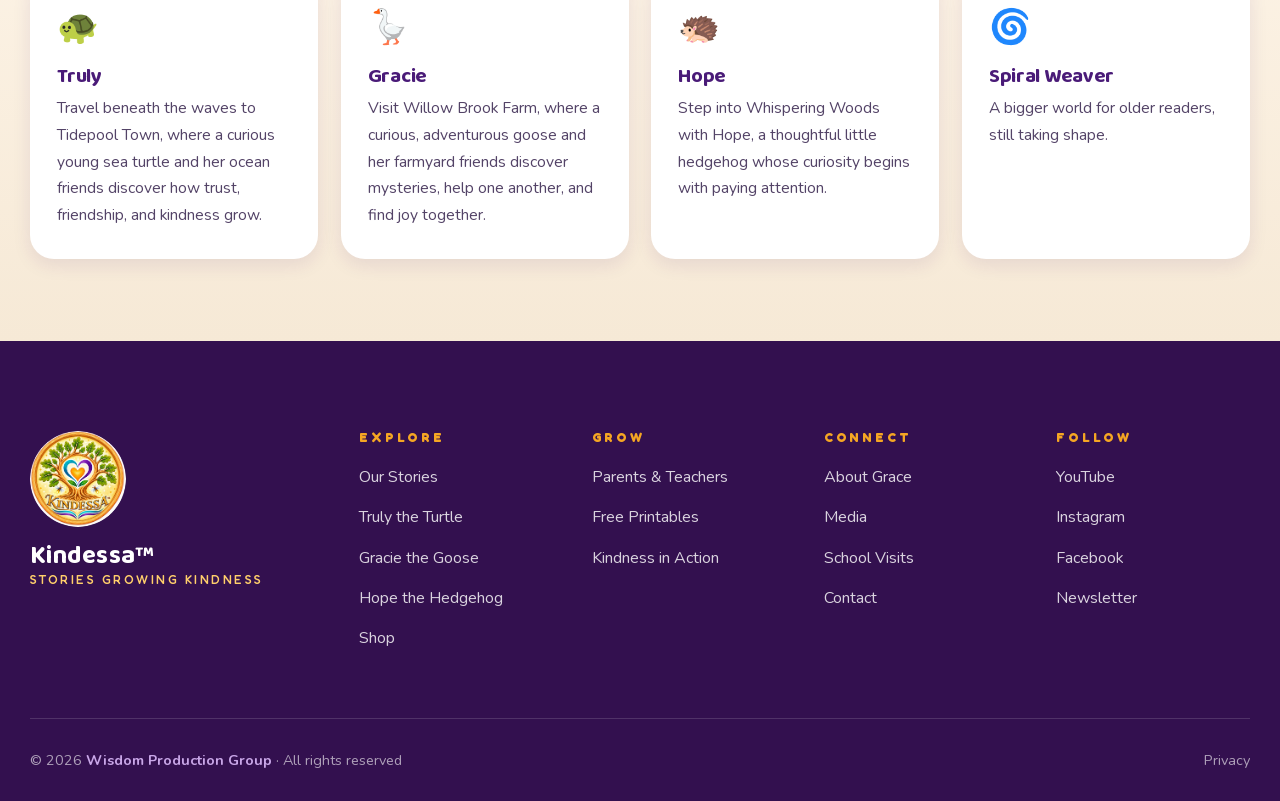
<file: about.html>
<!DOCTYPE html>
<html lang="en">
<head>
<meta charset="utf-8" />
<meta name="viewport" content="width=device-width, initial-scale=1" />
<title>About Grace Frank | Kindessa™</title>
<meta name="description" content="Grace Frank is an author, storyteller and lifelong believer in the power of kindness. Her stories are inspired by animals, nature and friendship." />
<link rel="icon" href="assets/web/symbol.webp" />
<link rel="preload" href="assets/fonts/baloo-2-800-latin.woff2" as="font" type="font/woff2" crossorigin>
<link rel="preload" href="assets/fonts/nunito-400-latin.woff2" as="font" type="font/woff2" crossorigin>
<link rel="stylesheet" href="assets/fonts/fonts.css">
<link rel="stylesheet" href="assets/web/site.css" />
</head>
<body>

<!-- ============================ HEADER ============================ -->
<header class="header scrolled" id="header" data-solid>
  <div class="wrap-wide header-inner">
    <a class="brand" href="index.html" aria-label="Kindessa home">
      <img src="assets/web/kindessa-logo.webp" alt="Kindessa" width="900" height="900" />
    </a>

    <nav class="nav" aria-label="Main">
      <div class="nav-group">
        <a href="stories.html">Our Stories</a>
        <div class="nav-drop">
          <a href="truly.html">Truly the Turtle</a>
          <a href="gracie.html">Gracie the Goose</a>
          <a href="hope.html">Hope the Hedgehog</a>
          <a href="bedtime.html">Wisdom Bedtime Stories</a>
        </div>
      </div>
      <a href="shop.html">Shop</a>
      <a href="about.html">About Grace</a>
      <a href="contact.html">Contact</a>
      <a href="parents.html">Parents &amp; Teachers Resources</a>
    </nav>

    <div class="header-cta">
      <a class="btn-join" href="index.html#join">Join the Adventure <span class="heart-mini">💜</span></a>
      <button class="burger" id="burger" aria-label="Open menu" aria-expanded="false" aria-controls="mobileNav"><span></span></button>
    </div>
  </div>
</header>

<nav class="mobile-nav" id="mobileNav" aria-label="Mobile">
  <a href="stories.html">Our Stories</a>
  <a class="sub" href="truly.html">Truly the Turtle</a>
  <a class="sub" href="gracie.html">Gracie the Goose</a>
  <a class="sub" href="hope.html">Hope the Hedgehog</a>
  <a class="sub" href="bedtime.html">Wisdom Bedtime Stories</a>
  <a href="shop.html">Shop</a>
  <a href="about.html">About Grace</a>
  <a href="contact.html">Contact</a>
  <a href="parents.html">Parents &amp; Teachers Resources</a>
  <a class="btn btn-purple" href="index.html#join">Join the Adventure 💜</a>
</nav>


<section class="pagehead ">
  <div class="wrap">
    <span class="eyebrow">Meet the Creator</span>
    <h1>Stories Inspired by a Life<br>Connected to Nature</h1>
    <p class="lede">Grace Frank is an author, storyteller and lifelong believer in the power of kindness.</p>
  </div>
</section>


<section class="creator sec">
  <div class="wrap">
    <div class="creator-grid">
      <div class="portrait reveal">
        <img src="assets/web/grace-frank.jpg" alt="Grace Frank, author" />
      </div>
      <div class="reveal d1">
        <span class="eyebrow">Her story</span>
        <h2 class="h-2">A farm, a notebook<br>and a lot of geese</h2>
        <p>Grace is a fourth-generation farmer, which means she has spent a great deal of her life watching animals work out how to get along with each other. Some of them are better at it than others. The ones who are not tend to end up in the books.</p>
        <p>Her stories are inspired by animals, nature, friendship and the belief that the lessons children learn today can help create a kinder world tomorrow. Every character started as something she actually watched happen in a field.</p>
        <p>She writes for the age when children are working out how to be a friend, which is harder than it looks and rarely explained anywhere.</p>
        <p class="sig">Grace Frank</p>
        <div class="creator-btns">
          <a class="btn btn-purple" href="stories.html">Explore the Stories</a>
          <a class="btn btn-ghost" href="contact.html">Get in Touch</a>
        </div>
      </div>
    </div>
  </div>
</section>

<section class="sec" style="background:linear-gradient(180deg,var(--cream),var(--cream-deep))">
  <div class="wrap">

    <div class="sec-head center reveal">
      <span class="eyebrow">Behind the books</span>
      <h2 class="h-2">Meet the characters</h2>

    </div>

    <div class="themes">
      <article class="theme reveal">
        <span class="ico">🐢</span><h3>Truly</h3>
        <p>Travel beneath the waves to Tidepool Town, where a curious young sea turtle and her ocean friends discover how trust, friendship, and kindness grow.</p>
      </article>
      <article class="theme reveal d1">
        <span class="ico">🪿</span><h3>Gracie</h3>
        <p>Visit Willow Brook Farm, where a curious, adventurous goose and her farmyard friends discover mysteries, help one another, and find joy together.</p>
      </article>
      <article class="theme reveal d2">
        <span class="ico">🦔</span><h3>Hope</h3>
        <p>Step into Whispering Woods with Hope, a thoughtful little hedgehog whose curiosity begins with paying attention.</p>
      </article>
      <article class="theme reveal d3">
        <span class="ico">🌀</span><h3>Spiral Weaver</h3>
        <p>A bigger world for older readers, still taking shape.</p>
      </article>
    </div>
  </div>
</section>

<!-- ============================ FOOTER ============================ -->
<footer class="footer">
  <div class="wrap">
    <div class="footer-top">
      <div class="footer-brand">
        <img src="assets/web/kindessa-logo.webp" alt="Kindessa" />
        <h3>Kindessa™</h3>
        <p class="tag">Stories Growing Kindness</p>
      </div>

      <div>
        <h4>Explore</h4>
        <ul><li><a href="stories.html">Our Stories</a></li><li><a href="truly.html">Truly the Turtle</a></li><li><a href="gracie.html">Gracie the Goose</a></li><li><a href="hope.html">Hope the Hedgehog</a></li><li><a href="shop.html">Shop</a></li></ul>
      </div>
      <div>
        <h4>Grow</h4>
        <ul><li><a href="parents.html">Parents &amp; Teachers</a></li><li><a href="parents.html#downloads">Free Printables</a></li><li><a href="index.html#kindness">Kindness in Action</a></li></ul>
      </div>
      <div>
        <h4>Connect</h4>
        <ul><li><a href="about.html">About Grace</a></li><li><a href="contact.html#media">Media</a></li><li><a href="contact.html#visits">School Visits</a></li><li><a href="contact.html">Contact</a></li></ul>
      </div>
      <div>
        <h4>Follow</h4>
        <ul><li><a href="https://www.youtube.com/@WisdomBedtimeStories" target="_blank" rel="noopener">YouTube</a></li><li><a href="https://www.instagram.com/kindessaworld/" target="_blank" rel="noopener">Instagram</a></li><li><a href="https://www.facebook.com/profile.php?id=61596256731032" target="_blank" rel="noopener">Facebook</a></li><li><a href="index.html#join">Newsletter</a></li></ul>
      </div>
    </div>

    <div class="footer-bottom">
      <p style="margin:0">© 2026 <strong>Wisdom Production Group</strong> · All rights reserved</p>
      <nav class="footer-legal" aria-label="Legal">
        <a href="privacy.html">Privacy</a>
      </nav>
    </div>
  </div>
</footer>

<script src="assets/web/site.js"></script>
</body>
</html>
</file>
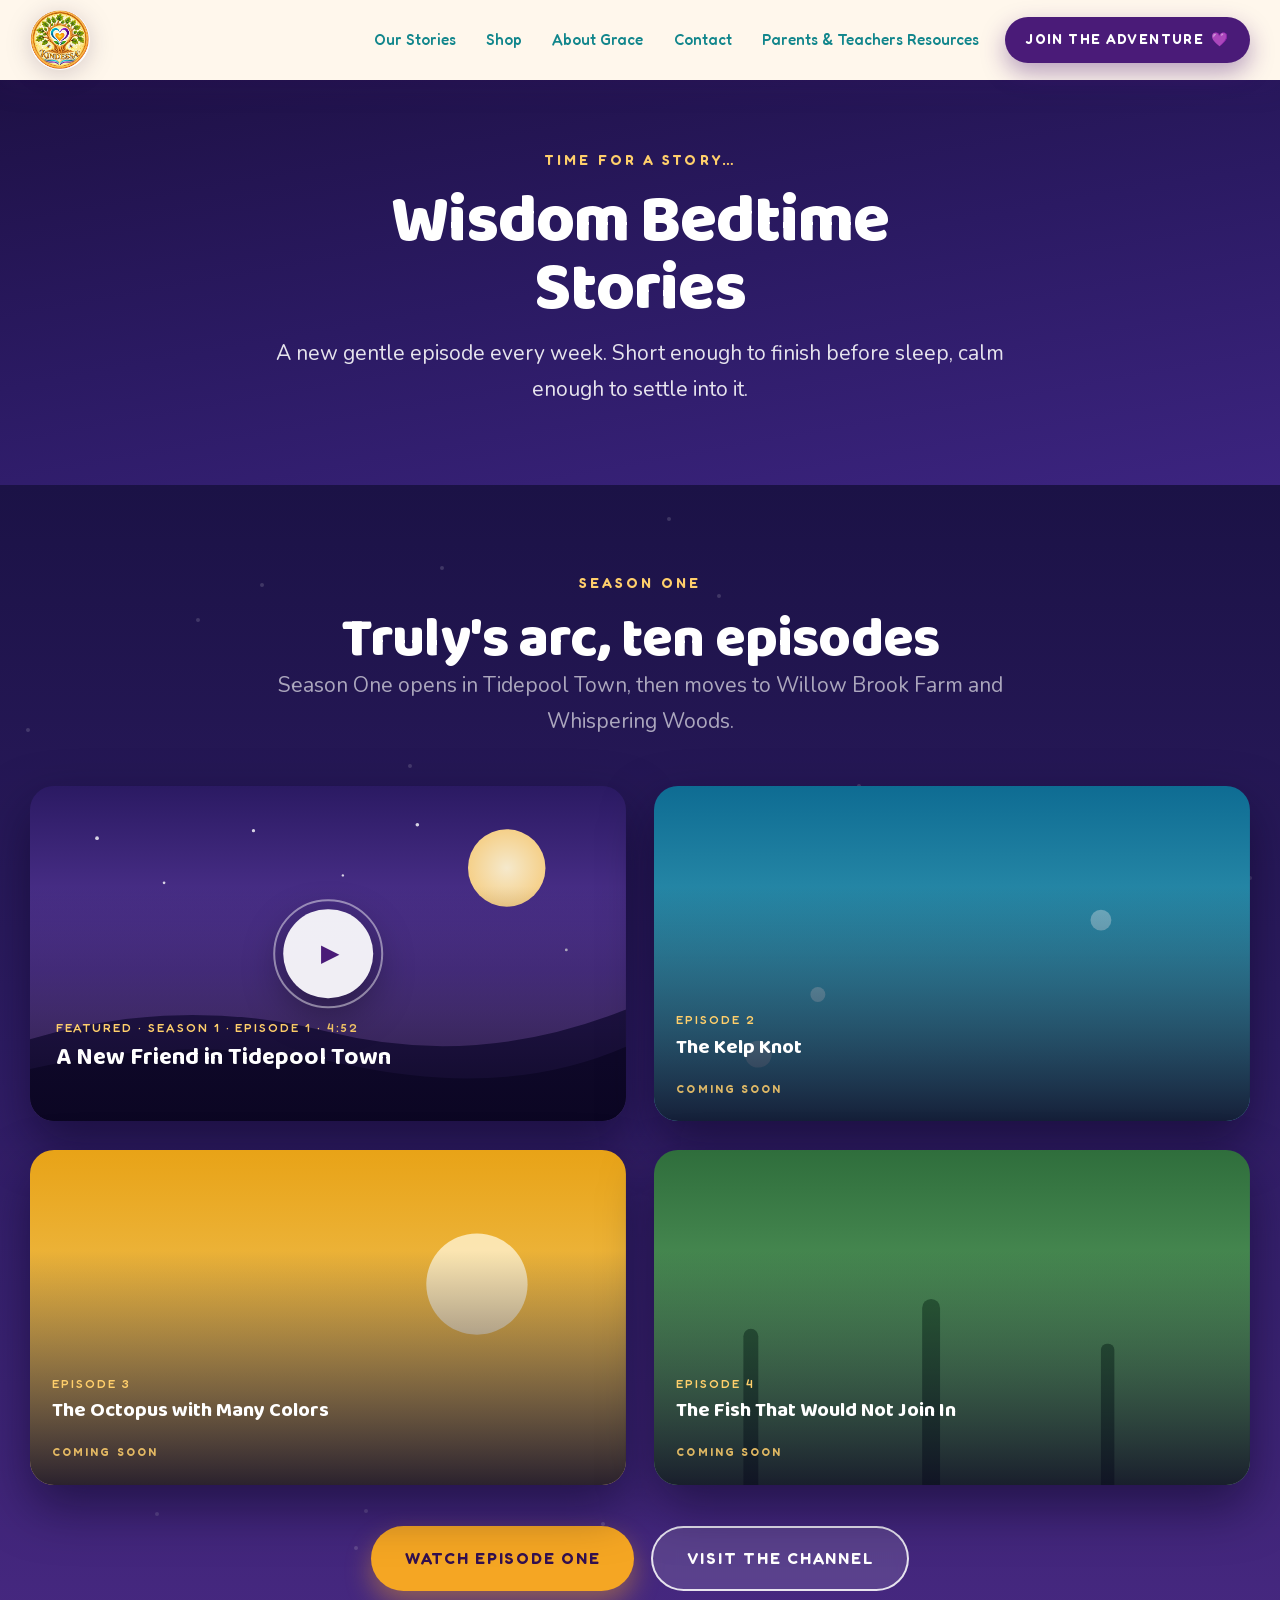
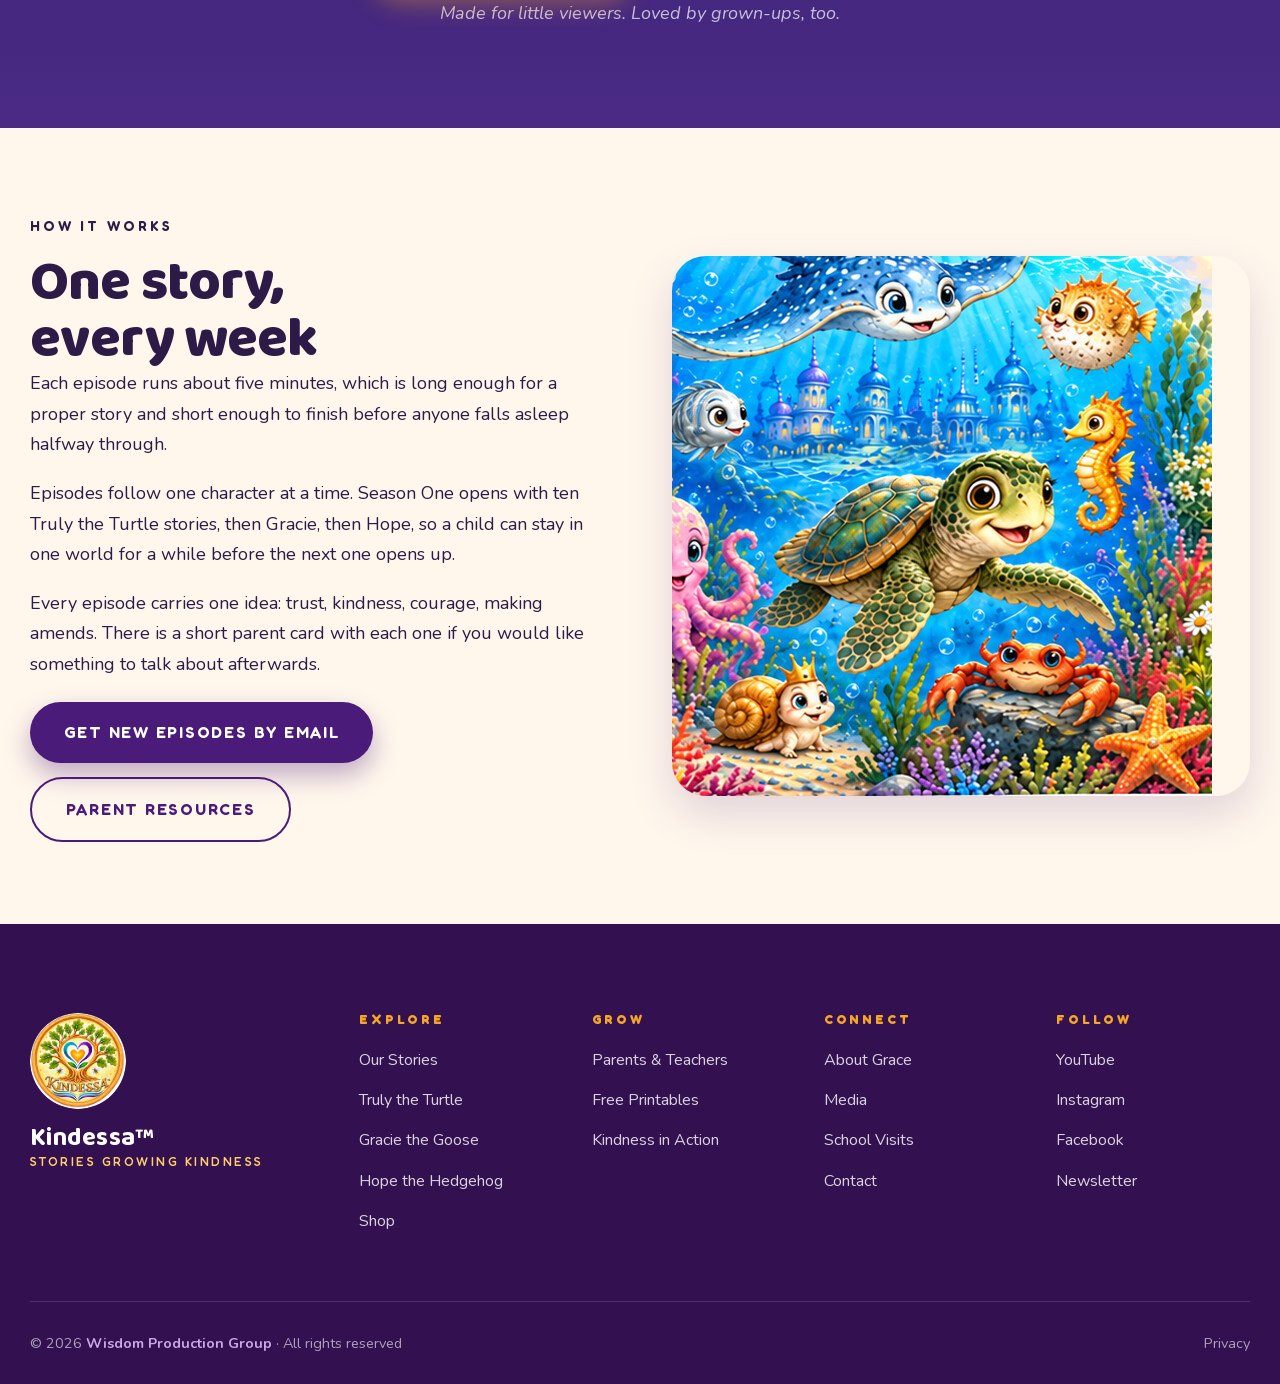
<file: bedtime.html>
<!DOCTYPE html>
<html lang="en">
<head>
<meta charset="utf-8" />
<meta name="viewport" content="width=device-width, initial-scale=1" />
<title>Wisdom Bedtime Stories | Kindessa™</title>
<meta name="description" content="Gentle animated bedtime stories from Kindessa. A new five minute episode every week, made for little viewers and loved by grown-ups too." />
<link rel="icon" href="assets/web/symbol.webp" />
<link rel="preload" href="assets/fonts/baloo-2-800-latin.woff2" as="font" type="font/woff2" crossorigin>
<link rel="preload" href="assets/fonts/nunito-400-latin.woff2" as="font" type="font/woff2" crossorigin>
<link rel="stylesheet" href="assets/fonts/fonts.css">
<link rel="stylesheet" href="assets/web/site.css" />
</head>
<body>

<!-- ============================ HEADER ============================ -->
<header class="header scrolled" id="header" data-solid>
  <div class="wrap-wide header-inner">
    <a class="brand" href="index.html" aria-label="Kindessa home">
      <img src="assets/web/kindessa-logo.webp" alt="Kindessa" width="900" height="900" />
    </a>

    <nav class="nav" aria-label="Main">
      <div class="nav-group">
        <a href="stories.html">Our Stories</a>
        <div class="nav-drop">
          <a href="truly.html">Truly the Turtle</a>
          <a href="gracie.html">Gracie the Goose</a>
          <a href="hope.html">Hope the Hedgehog</a>
          <a href="bedtime.html">Wisdom Bedtime Stories</a>
        </div>
      </div>
      <a href="shop.html">Shop</a>
      <a href="about.html">About Grace</a>
      <a href="contact.html">Contact</a>
      <a href="parents.html">Parents &amp; Teachers Resources</a>
    </nav>

    <div class="header-cta">
      <a class="btn-join" href="index.html#join">Join the Adventure <span class="heart-mini">💜</span></a>
      <button class="burger" id="burger" aria-label="Open menu" aria-expanded="false" aria-controls="mobileNav"><span></span></button>
    </div>
  </div>
</header>

<nav class="mobile-nav" id="mobileNav" aria-label="Mobile">
  <a href="stories.html">Our Stories</a>
  <a class="sub" href="truly.html">Truly the Turtle</a>
  <a class="sub" href="gracie.html">Gracie the Goose</a>
  <a class="sub" href="hope.html">Hope the Hedgehog</a>
  <a class="sub" href="bedtime.html">Wisdom Bedtime Stories</a>
  <a href="shop.html">Shop</a>
  <a href="about.html">About Grace</a>
  <a href="contact.html">Contact</a>
  <a href="parents.html">Parents &amp; Teachers Resources</a>
  <a class="btn btn-purple" href="index.html#join">Join the Adventure 💜</a>
</nav>


<section class="pagehead night-tone">
  <div class="wrap">
    <span class="eyebrow">Time for a story…</span>
    <h1>Wisdom Bedtime<br>Stories</h1>
    <p class="lede">A new gentle episode every week. Short enough to finish before sleep, calm enough to settle into it.</p>
  </div>
</section>


<section class="bedtime sec" id="watch">
  <div class="night" id="night" aria-hidden="true"></div>
  <div class="wrap">

    <div class="sec-head center reveal">
      <span class="eyebrow">Season One</span>
      <h2 class="h-2">Truly's arc, ten episodes</h2>
      <p class="lede muted" style="margin-inline:auto">Season One opens in Tidepool Town, then moves to Willow Brook Farm and Whispering Woods.</p>
    </div>


    <div class="watch-grid">
      <a class="episode feature reveal" href="https://www.youtube.com/watch?v=m3otSoN2ZFE" target="_blank" rel="noopener" aria-label="Watch the featured episode on YouTube: A New Friend in Tidepool Town">
        <svg class="ep-art" viewBox="0 0 800 450" preserveAspectRatio="xMidYMid slice" aria-hidden="true">
          <defs>
            <linearGradient id="bep1" x1="0" y1="0" x2="0" y2="1">
              <stop offset="0%" stop-color="#2B1A63"/><stop offset="55%" stop-color="#5B3B9E"/><stop offset="100%" stop-color="#9B6FC4"/>
            </linearGradient>
            <radialGradient id="bmoon"><stop offset="0%" stop-color="#FFF3D0"/><stop offset="100%" stop-color="#FFD98A"/></radialGradient>
          </defs>
          <rect width="800" height="450" fill="url(#bep1)"/>
          <circle cx="640" cy="110" r="52" fill="url(#bmoon)" opacity=".95"/>
          <g fill="#fff" opacity=".8">
            <circle cx="90" cy="70" r="2.5"/><circle cx="180" cy="130" r="1.8"/><circle cx="300" cy="60" r="2.2"/>
            <circle cx="420" cy="120" r="1.6"/><circle cx="520" cy="52" r="2.4"/><circle cx="720" cy="220" r="1.9"/>
          </g>
          <path d="M0 340 Q200 280 400 330 T800 300 L800 450 L0 450Z" fill="#20144D" opacity=".85"/>
          <path d="M0 380 Q220 330 430 375 T800 350 L800 450 L0 450Z" fill="#150D36"/>
        </svg>
        <span class="play" aria-hidden="true">▶</span>
        <div>
          <p class="ep-meta">Featured · Season 1 · Episode 1 · 4:52</p>
          <p class="ep-title">A New Friend in Tidepool Town</p>
        </div>
      </a>

      <div class="ep-side">
        <div class="episode small soon-ep reveal d1">
          <svg class="ep-art" viewBox="0 0 400 250" preserveAspectRatio="xMidYMid slice" aria-hidden="true">
            <defs><linearGradient id="bep2" x1="0" y1="0" x2="0" y2="1"><stop offset="0%" stop-color="#0E6C93"/><stop offset="100%" stop-color="#5FC8D4"/></linearGradient></defs>
            <rect width="400" height="250" fill="url(#bep2)"/>
            <g fill="#fff" opacity=".35"><circle cx="70" cy="180" r="9"/><circle cx="110" cy="140" r="5"/><circle cx="300" cy="90" r="7"/></g>
          </svg>
          <div><p class="ep-meta">Episode 2</p><p class="ep-title">The Kelp Knot</p><p class="ep-soon">Coming soon</p></div>
        </div>

        <div class="episode small soon-ep reveal d2">
          <svg class="ep-art" viewBox="0 0 400 250" preserveAspectRatio="xMidYMid slice" aria-hidden="true">
            <defs><linearGradient id="bep3" x1="0" y1="0" x2="0" y2="1"><stop offset="0%" stop-color="#E8A317"/><stop offset="100%" stop-color="#F6D98A"/></linearGradient></defs>
            <rect width="400" height="250" fill="url(#bep3)"/>
            <circle cx="300" cy="90" r="34" fill="#FFF3D0" opacity=".8"/>
          </svg>
          <div><p class="ep-meta">Episode 3</p><p class="ep-title">The Octopus with Many Colors</p><p class="ep-soon">Coming soon</p></div>
        </div>

        <div class="episode small soon-ep reveal d3">
          <svg class="ep-art" viewBox="0 0 400 250" preserveAspectRatio="xMidYMid slice" aria-hidden="true">
            <defs><linearGradient id="bep4" x1="0" y1="0" x2="0" y2="1"><stop offset="0%" stop-color="#2F6E3C"/><stop offset="100%" stop-color="#7CC47F"/></linearGradient></defs>
            <rect width="400" height="250" fill="url(#bep4)"/>
            <g fill="#1F4F2A" opacity=".7"><rect x="60" y="120" width="10" height="130" rx="5"/><rect x="180" y="100" width="12" height="150" rx="6"/><rect x="300" y="130" width="9" height="120" rx="4"/></g>
          </svg>
          <div><p class="ep-meta">Episode 4</p><p class="ep-title">The Fish That Would Not Join In</p><p class="ep-soon">Coming soon</p></div>
        </div>
      </div>
    </div>

    <div class="watch-cta reveal">
      <a class="btn btn-gold" href="https://www.youtube.com/watch?v=m3otSoN2ZFE" target="_blank" rel="noopener">Watch Episode One</a>
      <a class="btn btn-ghost-light" href="https://www.youtube.com/@WisdomBedtimeStories" target="_blank" rel="noopener">Visit the Channel</a>
    </div>
    <p class="watch-note reveal">Made for little viewers. Loved by grown-ups, too.</p>
  </div>
</section>

<section class="sec">
  <div class="wrap">
    <div class="bsplit">
      <div class="reveal">
        <span class="eyebrow">How it works</span>
        <h2 class="h-2">One story,<br>every week</h2>
        <p>Each episode runs about five minutes, which is long enough for a proper story and short enough to finish before anyone falls asleep halfway through.</p>
        <p>Episodes follow one character at a time. Season One opens with ten Truly the Turtle stories, then Gracie, then Hope, so a child can stay in one world for a while before the next one opens up.</p>
        <p>Every episode carries one idea: trust, kindness, courage, making amends. There is a short parent card with each one if you would like something to talk about afterwards.</p>
        <div class="bhero-btns" style="margin-top:1.4rem">
          <a class="btn btn-purple" href="index.html#join">Get New Episodes by Email</a>
          <a class="btn btn-ghost" href="parents.html">Parent Resources</a>
        </div>
      </div>
      <div class="reveal d1">
        <div class="round"><img src="assets/web/face-truly.jpg" alt="Truly the Turtle smiling among the coral of Tidepool Town" /></div>
      </div>
    </div>
  </div>
</section>

<!-- ============================ FOOTER ============================ -->
<footer class="footer">
  <div class="wrap">
    <div class="footer-top">
      <div class="footer-brand">
        <img src="assets/web/kindessa-logo.webp" alt="Kindessa" />
        <h3>Kindessa™</h3>
        <p class="tag">Stories Growing Kindness</p>
      </div>

      <div>
        <h4>Explore</h4>
        <ul><li><a href="stories.html">Our Stories</a></li><li><a href="truly.html">Truly the Turtle</a></li><li><a href="gracie.html">Gracie the Goose</a></li><li><a href="hope.html">Hope the Hedgehog</a></li><li><a href="shop.html">Shop</a></li></ul>
      </div>
      <div>
        <h4>Grow</h4>
        <ul><li><a href="parents.html">Parents &amp; Teachers</a></li><li><a href="parents.html#downloads">Free Printables</a></li><li><a href="index.html#kindness">Kindness in Action</a></li></ul>
      </div>
      <div>
        <h4>Connect</h4>
        <ul><li><a href="about.html">About Grace</a></li><li><a href="contact.html#media">Media</a></li><li><a href="contact.html#visits">School Visits</a></li><li><a href="contact.html">Contact</a></li></ul>
      </div>
      <div>
        <h4>Follow</h4>
        <ul><li><a href="https://www.youtube.com/@WisdomBedtimeStories" target="_blank" rel="noopener">YouTube</a></li><li><a href="https://www.instagram.com/kindessaworld/" target="_blank" rel="noopener">Instagram</a></li><li><a href="https://www.facebook.com/profile.php?id=61596256731032" target="_blank" rel="noopener">Facebook</a></li><li><a href="index.html#join">Newsletter</a></li></ul>
      </div>
    </div>

    <div class="footer-bottom">
      <p style="margin:0">© 2026 <strong>Wisdom Production Group</strong> · All rights reserved</p>
      <nav class="footer-legal" aria-label="Legal">
        <a href="privacy.html">Privacy</a>
      </nav>
    </div>
  </div>
</footer>

<script src="assets/web/site.js"></script>
</body>
</html>
</file>
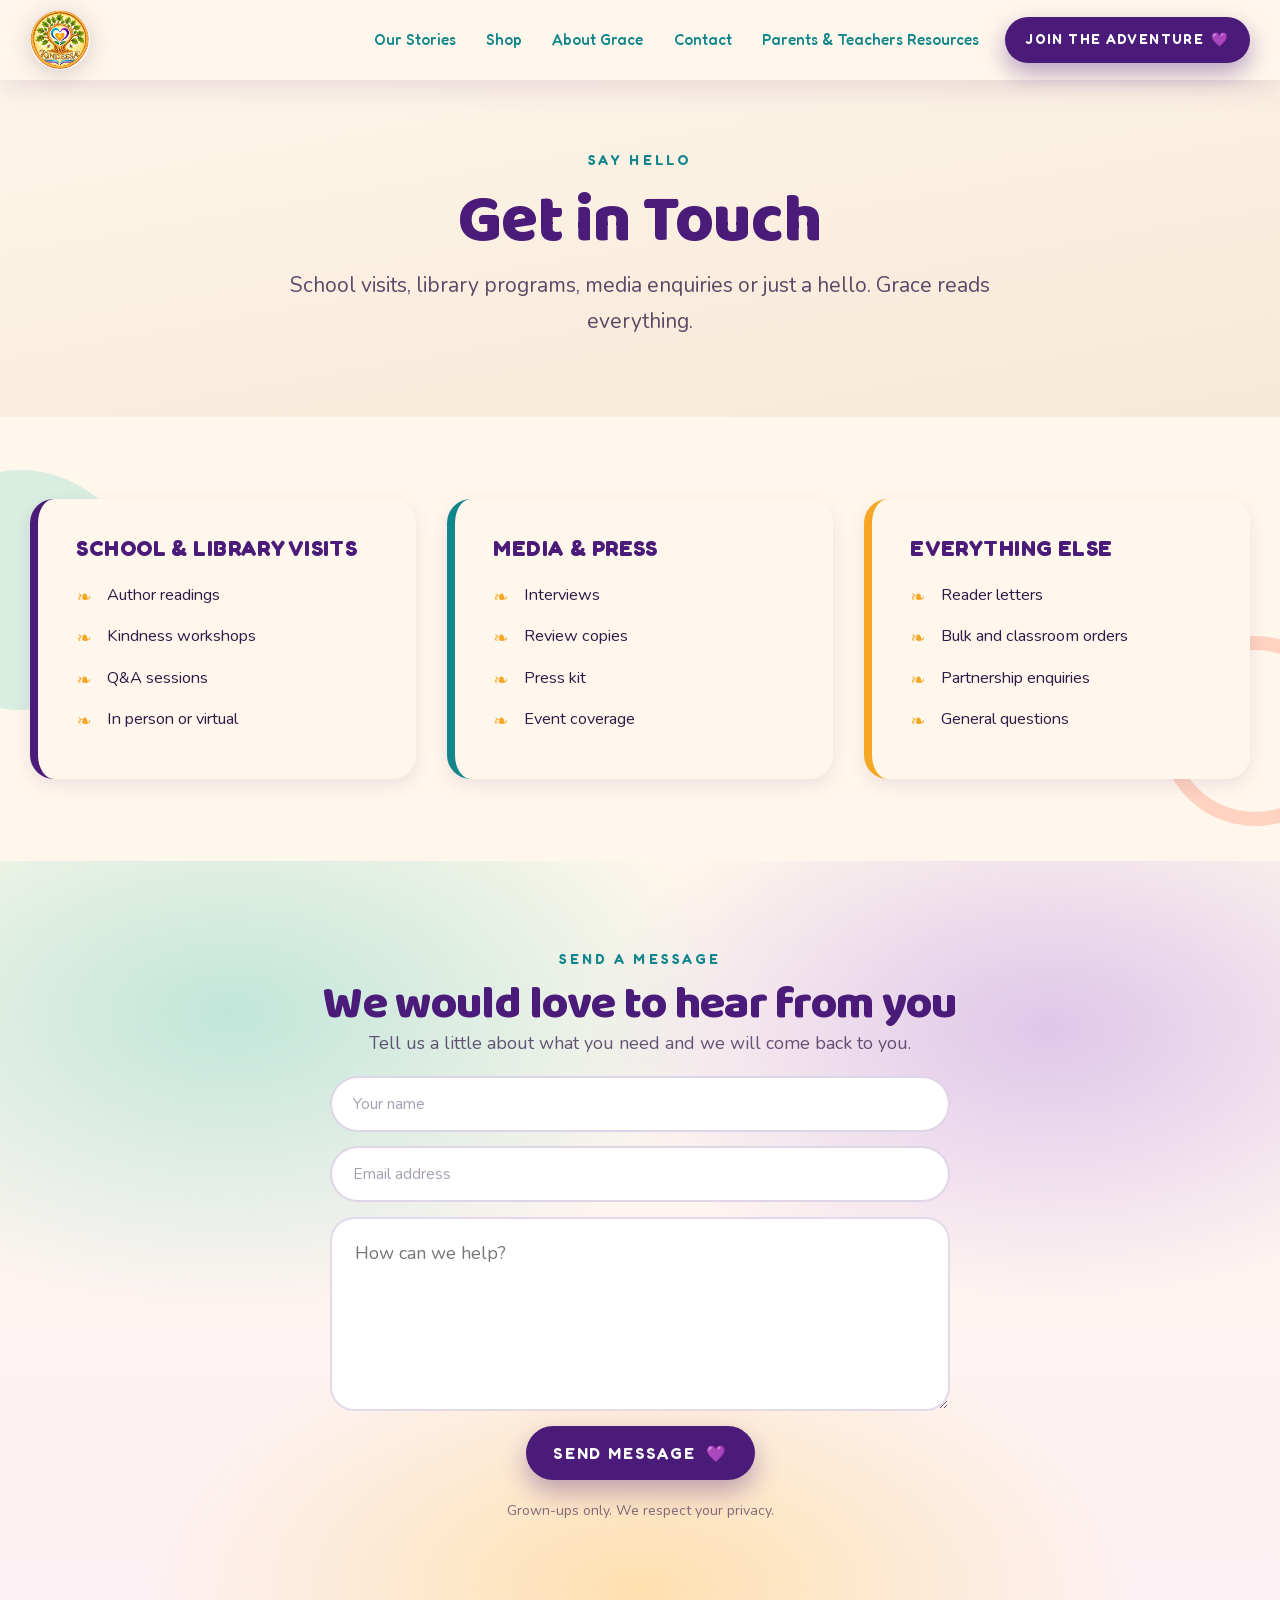
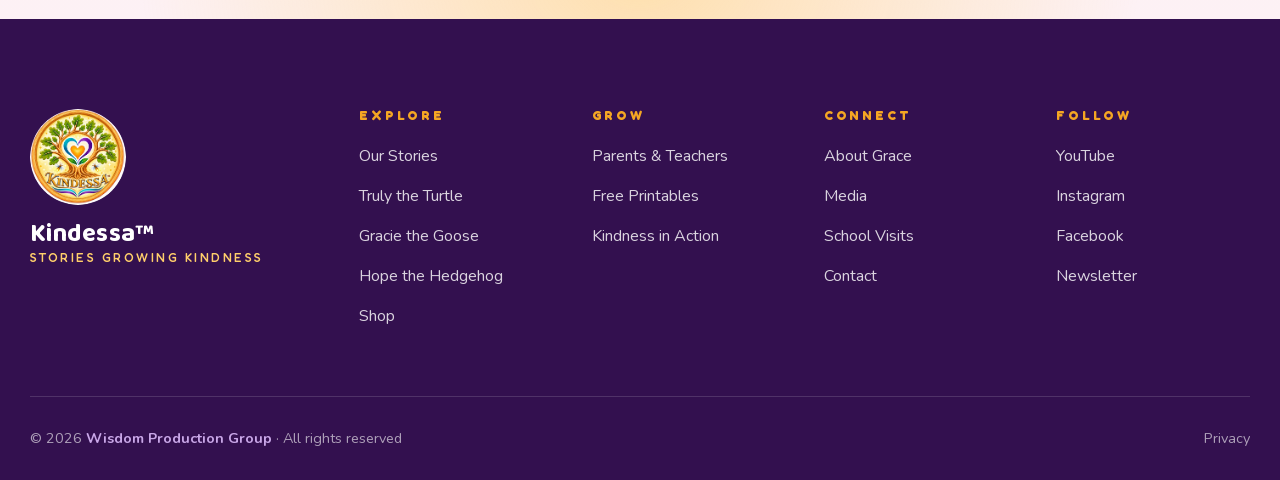
<file: contact.html>
<!DOCTYPE html>
<html lang="en">
<head>
<meta charset="utf-8" />
<meta name="viewport" content="width=device-width, initial-scale=1" />
<title>Contact | Kindessa™</title>
<meta name="description" content="Get in touch with Kindessa about school visits, library programs, media enquiries or anything else." />
<link rel="icon" href="assets/web/symbol.webp" />
<link rel="preload" href="assets/fonts/baloo-2-800-latin.woff2" as="font" type="font/woff2" crossorigin>
<link rel="preload" href="assets/fonts/nunito-400-latin.woff2" as="font" type="font/woff2" crossorigin>
<link rel="stylesheet" href="assets/fonts/fonts.css">
<link rel="stylesheet" href="assets/web/site.css" />
</head>
<body>

<!-- ============================ HEADER ============================ -->
<header class="header scrolled" id="header" data-solid>
  <div class="wrap-wide header-inner">
    <a class="brand" href="index.html" aria-label="Kindessa home">
      <img src="assets/web/kindessa-logo.webp" alt="Kindessa" width="900" height="900" />
    </a>

    <nav class="nav" aria-label="Main">
      <div class="nav-group">
        <a href="stories.html">Our Stories</a>
        <div class="nav-drop">
          <a href="truly.html">Truly the Turtle</a>
          <a href="gracie.html">Gracie the Goose</a>
          <a href="hope.html">Hope the Hedgehog</a>
          <a href="bedtime.html">Wisdom Bedtime Stories</a>
        </div>
      </div>
      <a href="shop.html">Shop</a>
      <a href="about.html">About Grace</a>
      <a href="contact.html">Contact</a>
      <a href="parents.html">Parents &amp; Teachers Resources</a>
    </nav>

    <div class="header-cta">
      <a class="btn-join" href="index.html#join">Join the Adventure <span class="heart-mini">💜</span></a>
      <button class="burger" id="burger" aria-label="Open menu" aria-expanded="false" aria-controls="mobileNav"><span></span></button>
    </div>
  </div>
</header>

<nav class="mobile-nav" id="mobileNav" aria-label="Mobile">
  <a href="stories.html">Our Stories</a>
  <a class="sub" href="truly.html">Truly the Turtle</a>
  <a class="sub" href="gracie.html">Gracie the Goose</a>
  <a class="sub" href="hope.html">Hope the Hedgehog</a>
  <a class="sub" href="bedtime.html">Wisdom Bedtime Stories</a>
  <a href="shop.html">Shop</a>
  <a href="about.html">About Grace</a>
  <a href="contact.html">Contact</a>
  <a href="parents.html">Parents &amp; Teachers Resources</a>
  <a class="btn btn-purple" href="index.html#join">Join the Adventure 💜</a>
</nav>


<section class="pagehead ">
  <div class="wrap">
    <span class="eyebrow">Say Hello</span>
    <h1>Get in Touch</h1>
    <p class="lede">School visits, library programs, media enquiries or just a hello. Grace reads everything.</p>
  </div>
</section>


<section class="sec has-deco">
  <div class="blobs" aria-hidden="true">
    <span class="blob c-seafoam" style="width:240px;height:240px;left:-100px;top:12%;opacity:.34"></span>
    <span class="blob ring c-coral" style="width:190px;height:190px;right:-70px;bottom:8%;animation-delay:-5s"></span>
  </div>
  <div class="wrap">
    <div class="res-grid">
      <article class="res-card reveal" id="visits">
        <h3>School &amp; Library Visits</h3>
        <ul><li>Author readings</li><li>Kindness workshops</li><li>Q&amp;A sessions</li><li>In person or virtual</li></ul>
      </article>
      <article class="res-card reveal d1" id="media">
        <h3>Media &amp; Press</h3>
        <ul><li>Interviews</li><li>Review copies</li><li>Press kit</li><li>Event coverage</li></ul>
      </article>
      <article class="res-card reveal d2" id="general">
        <h3>Everything Else</h3>
        <ul><li>Reader letters</li><li>Bulk and classroom orders</li><li>Partnership enquiries</li><li>General questions</li></ul>
      </article>
    </div>
  </div>
</section>

<section class="join sec" id="contact-form">
  <div class="wrap">
    <div class="reveal">
      <span class="eyebrow" style="color:var(--teal)">Send a message</span>
      <h2 class="h-2">We would love to hear from you</h2>
      <p class="lede muted" style="margin-inline:auto">Tell us a little about what you need and we will come back to you.</p>
    </div>

    <form class="join-form contact-form reveal d1" id="contactForm" novalidate>
      <label class="sr-only" for="cname">Your name</label>
      <input id="cname" name="cname" type="text" placeholder="Your name" autocomplete="name" required />
      <label class="sr-only" for="cemail">Email address</label>
      <input id="cemail" name="cemail" type="email" placeholder="Email address" autocomplete="email" required />
      <label class="sr-only" for="cmsg">Your message</label>
      <textarea id="cmsg" name="cmsg" rows="5" placeholder="How can we help?" required></textarea>
      <button class="btn btn-purple" type="submit">Send Message <span class="heart-mini">💜</span></button>
    </form>
    <p class="form-thanks" id="contactThanks">🎉 Thank you. We will be in touch soon.</p>
    <p class="privacy reveal">Grown-ups only. We respect your privacy.</p>
  </div>
</section>

<!-- ============================ FOOTER ============================ -->
<footer class="footer">
  <div class="wrap">
    <div class="footer-top">
      <div class="footer-brand">
        <img src="assets/web/kindessa-logo.webp" alt="Kindessa" />
        <h3>Kindessa™</h3>
        <p class="tag">Stories Growing Kindness</p>
      </div>

      <div>
        <h4>Explore</h4>
        <ul><li><a href="stories.html">Our Stories</a></li><li><a href="truly.html">Truly the Turtle</a></li><li><a href="gracie.html">Gracie the Goose</a></li><li><a href="hope.html">Hope the Hedgehog</a></li><li><a href="shop.html">Shop</a></li></ul>
      </div>
      <div>
        <h4>Grow</h4>
        <ul><li><a href="parents.html">Parents &amp; Teachers</a></li><li><a href="parents.html#downloads">Free Printables</a></li><li><a href="index.html#kindness">Kindness in Action</a></li></ul>
      </div>
      <div>
        <h4>Connect</h4>
        <ul><li><a href="about.html">About Grace</a></li><li><a href="contact.html#media">Media</a></li><li><a href="contact.html#visits">School Visits</a></li><li><a href="contact.html">Contact</a></li></ul>
      </div>
      <div>
        <h4>Follow</h4>
        <ul><li><a href="https://www.youtube.com/@WisdomBedtimeStories" target="_blank" rel="noopener">YouTube</a></li><li><a href="https://www.instagram.com/kindessaworld/" target="_blank" rel="noopener">Instagram</a></li><li><a href="https://www.facebook.com/profile.php?id=61596256731032" target="_blank" rel="noopener">Facebook</a></li><li><a href="index.html#join">Newsletter</a></li></ul>
      </div>
    </div>

    <div class="footer-bottom">
      <p style="margin:0">© 2026 <strong>Wisdom Production Group</strong> · All rights reserved</p>
      <nav class="footer-legal" aria-label="Legal">
        <a href="privacy.html">Privacy</a>
      </nav>
    </div>
  </div>
</footer>

<script src="assets/web/site.js"></script>
</body>
</html>
</file>
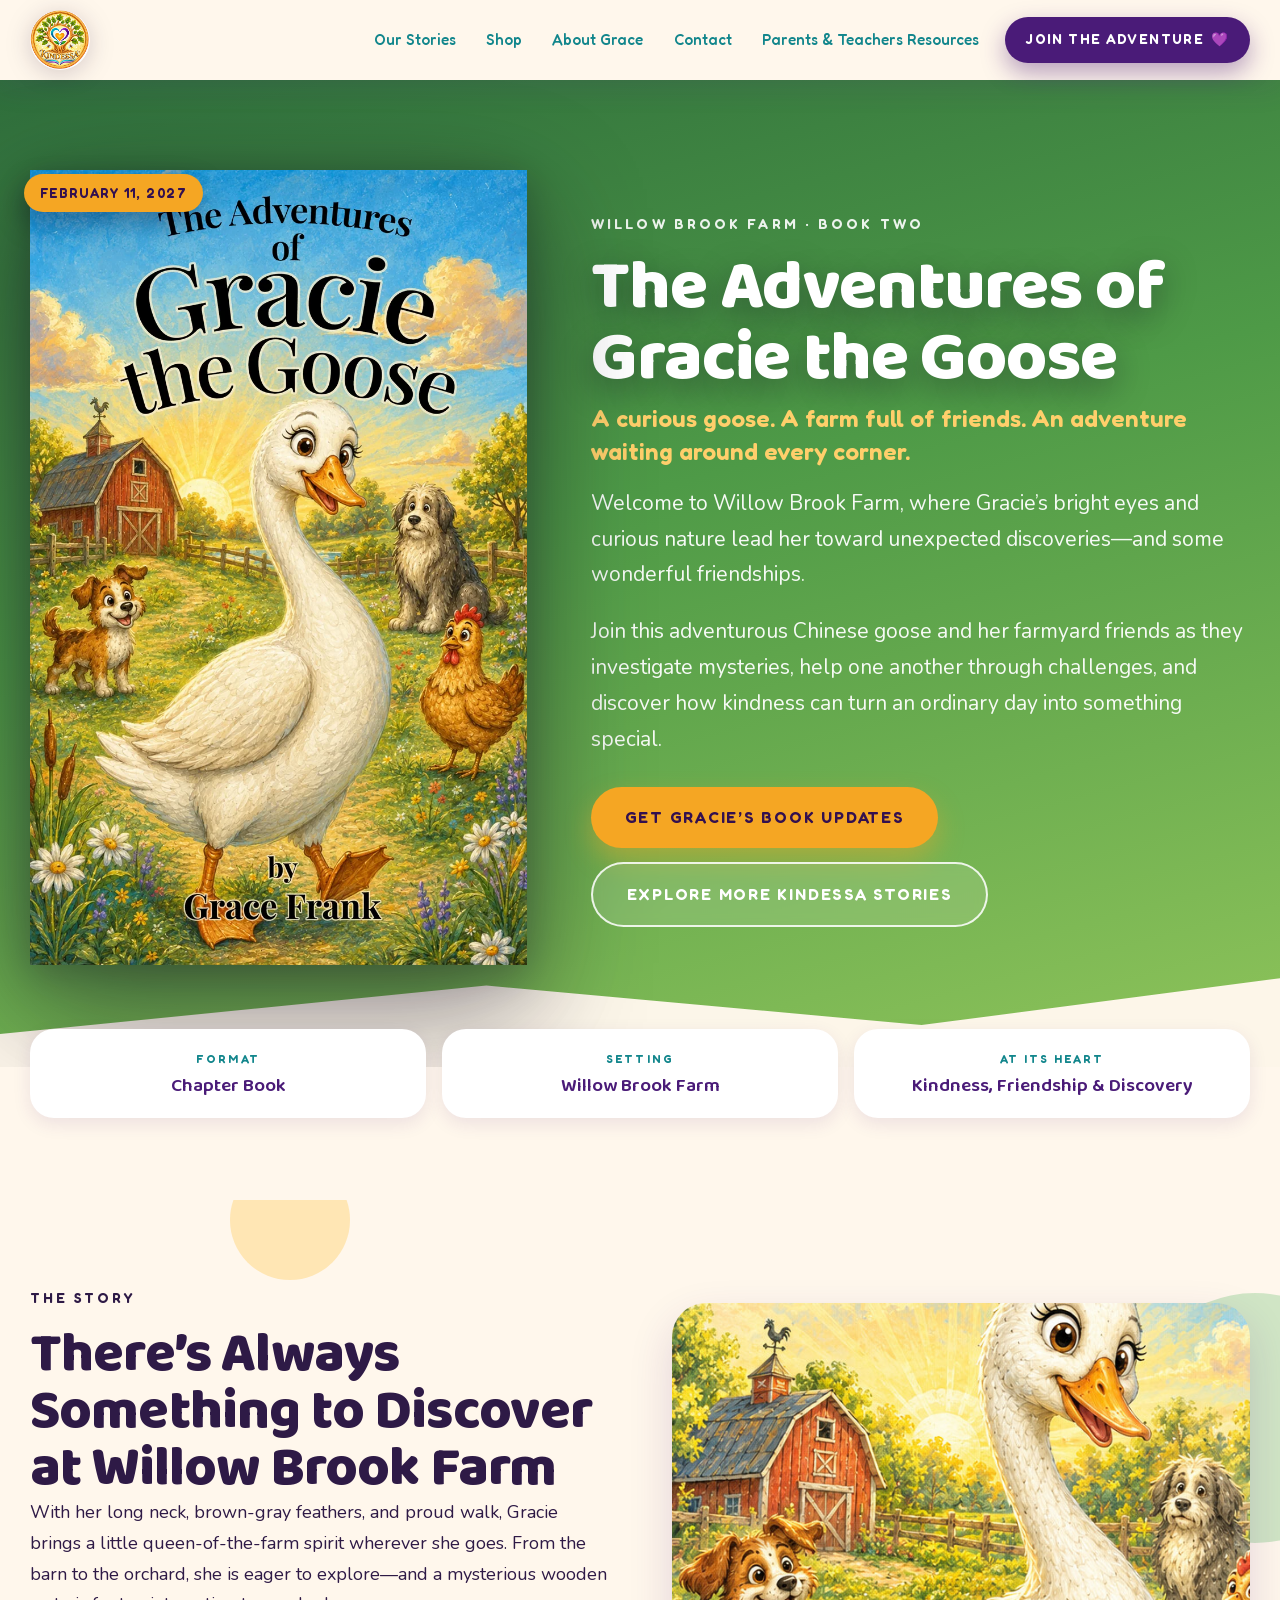
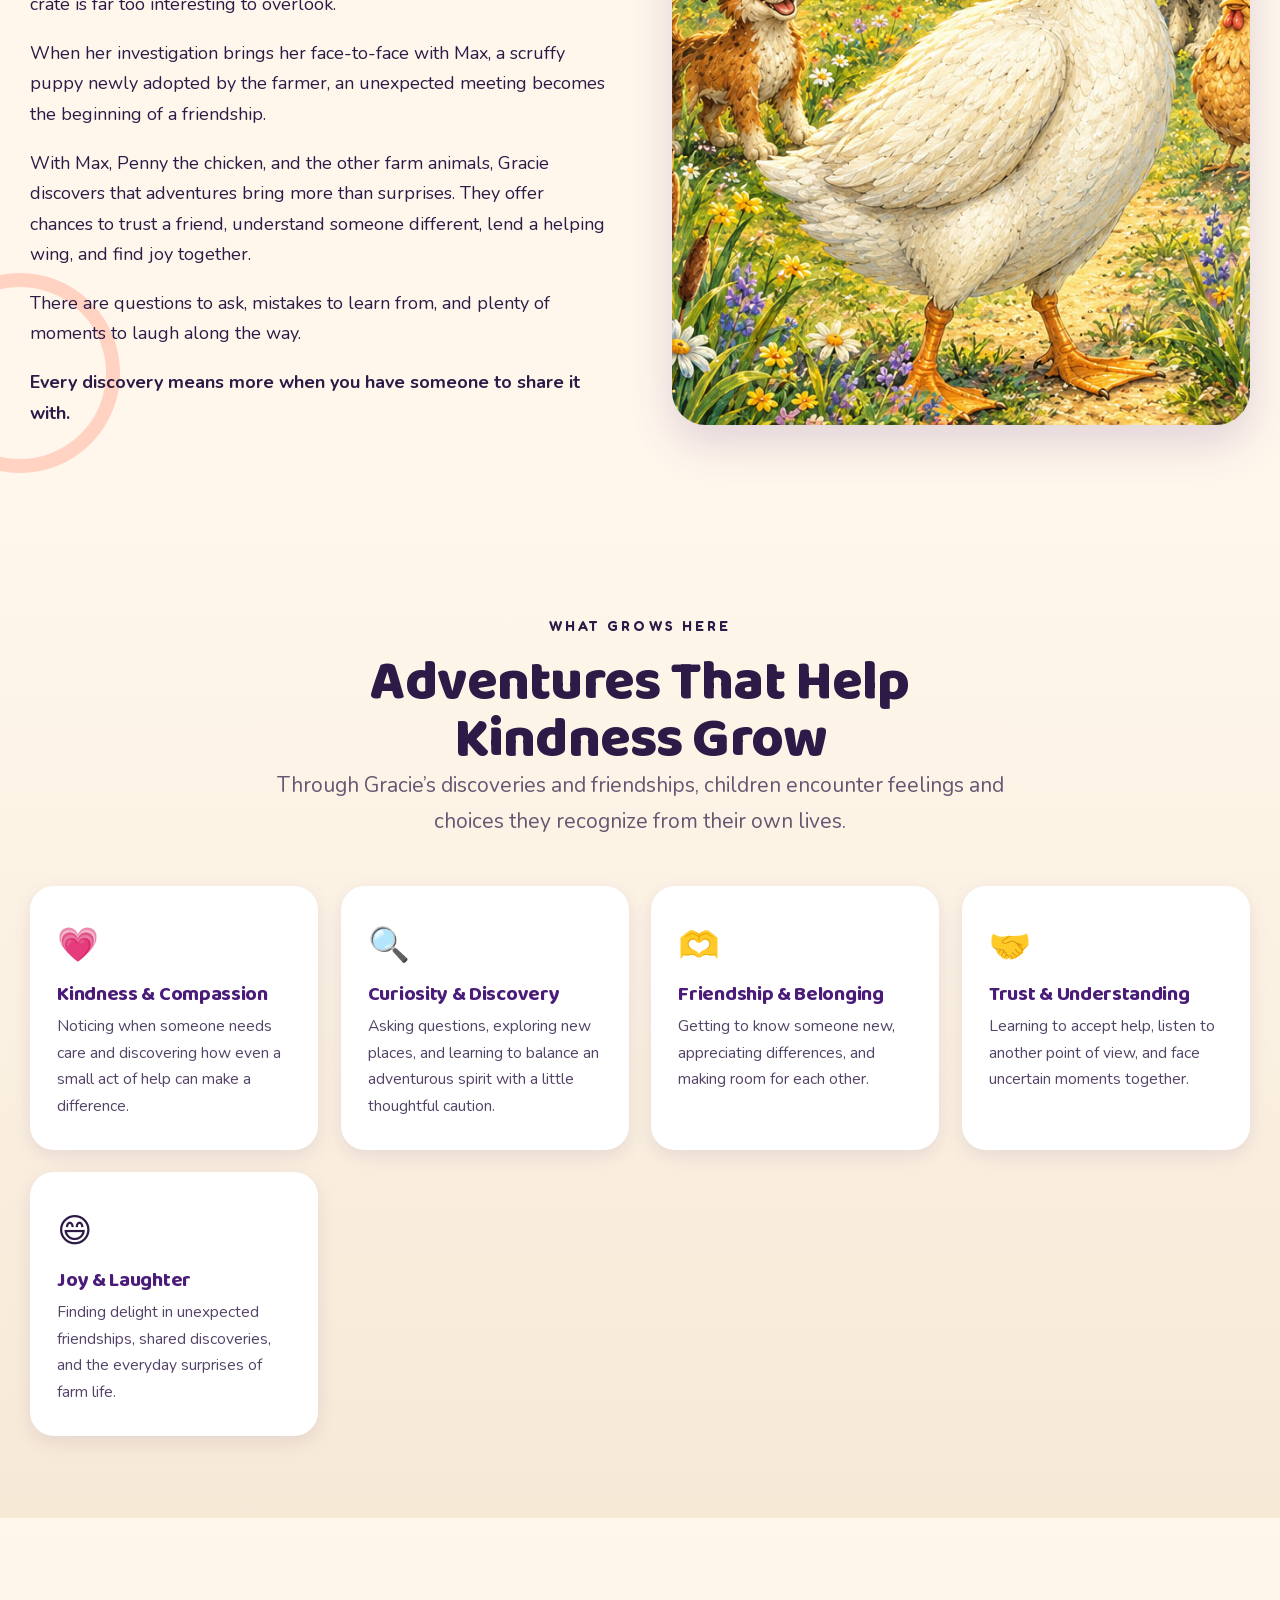
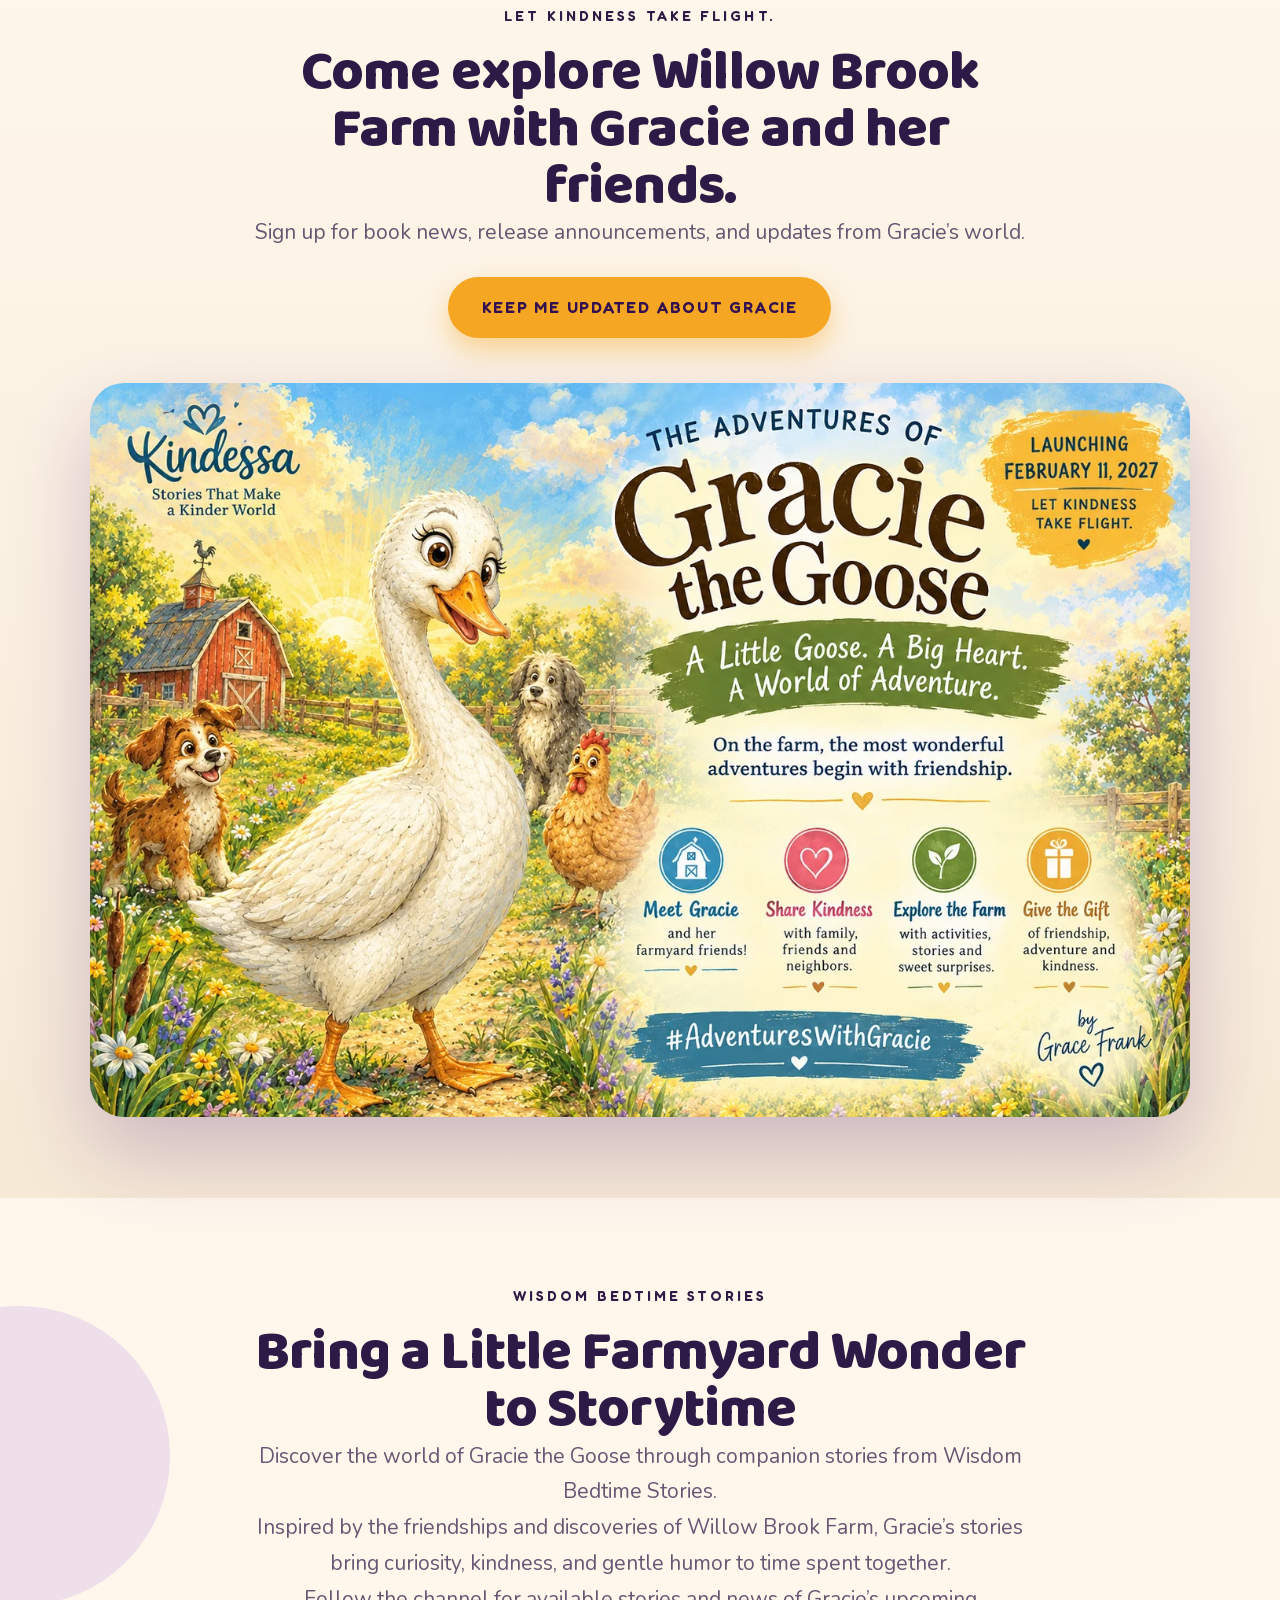
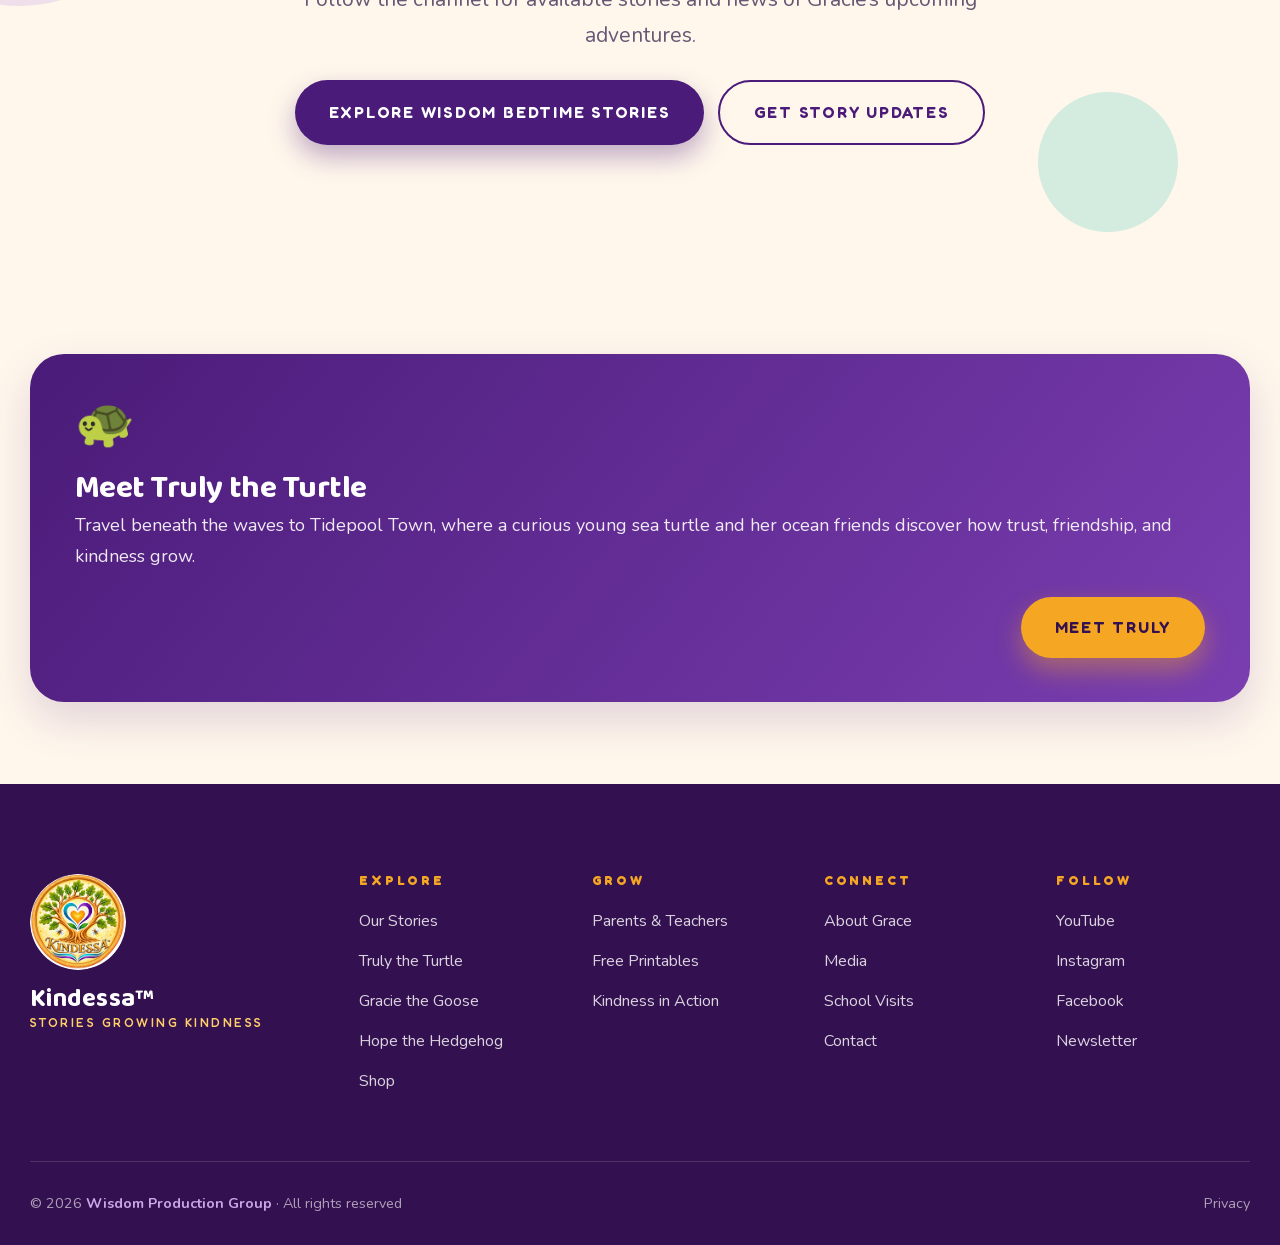
<file: gracie.html>
<!DOCTYPE html>
<html lang="en">
<head>
<meta charset="utf-8" />
<meta name="viewport" content="width=device-width, initial-scale=1" />
<title>The Adventures of Gracie the Goose | Kindessa™</title>
<meta name="description" content="The Adventures of Gracie the Goose by Grace Frank. A chapter book for ages 6 and up set on Willow Brook Farm, about kindness, belonging and finding your place in the flock." />
<link rel="icon" href="assets/web/symbol.webp" />
<link rel="preload" href="assets/fonts/baloo-2-800-latin.woff2" as="font" type="font/woff2" crossorigin>
<link rel="preload" href="assets/fonts/nunito-400-latin.woff2" as="font" type="font/woff2" crossorigin>
<link rel="stylesheet" href="assets/fonts/fonts.css">
<link rel="stylesheet" href="assets/web/site.css" />
</head>
<body>

<!-- ============================ HEADER ============================ -->
<header class="header scrolled" id="header" data-solid>
  <div class="wrap-wide header-inner">
    <a class="brand" href="index.html#top" aria-label="Kindessa home">
      <img src="assets/web/kindessa-logo.webp" alt="Kindessa" width="900" height="900" />
    </a>

    <nav class="nav" aria-label="Main">
      <div class="nav-group">
        <a href="stories.html">Our Stories</a>
        <div class="nav-drop">
          <a href="truly.html">Truly the Turtle</a>
          <a href="gracie.html">Gracie the Goose</a>
          <a href="hope.html">Hope the Hedgehog</a>
          <a href="bedtime.html">Wisdom Bedtime Stories</a>
        </div>
      </div>
      <a href="shop.html">Shop</a>
      <a href="about.html">About Grace</a>
      <a href="contact.html">Contact</a>
      <a href="parents.html">Parents &amp; Teachers Resources</a>
    </nav>

    <div class="header-cta">
      <a class="btn-join" href="index.html#join">Join the Adventure <span class="heart-mini">💜</span></a>
      <button class="burger" id="burger" aria-label="Open menu" aria-expanded="false" aria-controls="mobileNav"><span></span></button>
    </div>
  </div>
</header>

<nav class="mobile-nav" id="mobileNav" aria-label="Mobile">
  <a href="stories.html">Our Stories</a>
  <a class="sub" href="truly.html">Truly the Turtle</a>
  <a class="sub" href="gracie.html">Gracie the Goose</a>
  <a class="sub" href="hope.html">Hope the Hedgehog</a>
  <a class="sub" href="bedtime.html">Wisdom Bedtime Stories</a>
  <a href="shop.html">Shop</a>
  <a href="about.html">About Grace</a>
  <a href="contact.html">Contact</a>
  <a href="parents.html">Parents &amp; Teachers Resources</a>
  <a class="btn btn-purple" href="index.html#join">Join the Adventure 💜</a>
</nav>

<main class="bookpage" id="top">

<!-- ============================ BOOK HERO ============================ -->
<section class="bhero farm">
  <div class="wrap bhero-inner">

    <div class="bcover is3d reveal">
      <span class="bcover-badge">February 11, 2027</span>
      <div class="bcover-inner">
        <img src="assets/web/gracie-cover.webp" alt="Cover of The Adventures of Gracie the Goose by Grace Frank" width="830" height="1400" />
      </div>
    </div>

    <div class="bhero-copy reveal d1">
      <span class="eyebrow">Willow Brook Farm · Book Two</span>
      <h1>The Adventures of<br>Gracie the Goose</h1>
      <p class="bhero-tagline">A curious goose. A farm full of friends. An adventure waiting around every corner.</p>
      <p class="lede">Welcome to Willow Brook Farm, where Gracie’s bright eyes and curious nature lead her toward unexpected discoveries—and some wonderful friendships.</p>
      <p class="lede">Join this adventurous Chinese goose and her farmyard friends as they investigate mysteries, help one another through challenges, and discover how kindness can turn an ordinary day into something special.</p>
      <div class="bhero-btns">
        <a class="btn btn-gold" href="index.html#join">Get Gracie’s Book Updates</a>
        <a class="btn btn-ghost-light" href="stories.html">Explore More Kindessa Stories</a>
      </div>
    </div>

  </div>
</section>

<!-- ============================ FACTS ============================ -->
<section class="sec" style="padding-top:0">
  <div class="wrap">
    <dl class="bfacts reveal">
      <div class="bfact"><dt>Format</dt><dd>Chapter Book</dd></div>
      <div class="bfact"><dt>Setting</dt><dd>Willow Brook Farm</dd></div>
      <div class="bfact"><dt>At Its Heart</dt><dd>Kindness, Friendship &amp; Discovery</dd></div>
    </dl>
  </div>
</section>

<!-- ============================ THE STORY ============================ -->
<section class="sec has-deco" id="story">
  <div class="blobs" aria-hidden="true">
    <span class="blob c-leaf" style="width:250px;height:250px;right:-100px;top:10%;opacity:.36"></span>
    <span class="blob ring c-coral" style="width:200px;height:200px;left:-80px;bottom:6%;animation-delay:-6s"></span>
    <span class="blob c-gold" style="width:120px;height:120px;left:18%;top:-40px;opacity:.44;animation-delay:-11s"></span>
  </div>
  <div class="wrap">
    <div class="bsplit">
      <div class="reveal">
        <span class="eyebrow">The Story</span>
        <h2 class="h-2">There’s Always Something to Discover at Willow Brook Farm</h2>
        <p>With her long neck, brown-gray feathers, and proud walk, Gracie brings a little queen-of-the-farm spirit wherever she goes. From the barn to the orchard, she is eager to explore—and a mysterious wooden crate is far too interesting to overlook.</p>
        <p>When her investigation brings her face-to-face with Max, a scruffy puppy newly adopted by the farmer, an unexpected meeting becomes the beginning of a friendship.</p>
        <p>With Max, Penny the chicken, and the other farm animals, Gracie discovers that adventures bring more than surprises. They offer chances to trust a friend, understand someone different, lend a helping wing, and find joy together.</p>
        <p>There are questions to ask, mistakes to learn from, and plenty of moments to laugh along the way.</p>
        <p><b>Every discovery means more when you have someone to share it with.</b></p>
      </div>
      <div class="reveal d1">
        <div class="round">
          <img src="assets/web/world-farm.jpg" alt="Willow Brook Farm, where Gracie the Goose walks the lane past the red barn with the farm dogs and a hen" />
        </div>
      </div>
    </div>
  </div>
</section>

<!-- ============================ THEMES ============================ -->
<section class="sec" style="background:linear-gradient(180deg,var(--cream),var(--cream-deep))" id="themes">
  <div class="wrap">
    <div class="sec-head center reveal">
      <span class="eyebrow">What Grows Here</span>
      <h2 class="h-2">Adventures That Help Kindness Grow</h2>
      <p class="lede muted" style="margin-inline:auto">Through Gracie’s discoveries and friendships, children encounter feelings and choices they recognize from their own lives.</p>
    </div>

    <div class="themes">
      <article class="theme reveal">
        <span class="ico">💗</span>
        <h3>Kindness &amp; Compassion</h3>
        <p>Noticing when someone needs care and discovering how even a small act of help can make a difference.</p>
      </article>
      <article class="theme reveal d1">
        <span class="ico">🔍</span>
        <h3>Curiosity &amp; Discovery</h3>
        <p>Asking questions, exploring new places, and learning to balance an adventurous spirit with a little thoughtful caution.</p>
      </article>
      <article class="theme reveal d2">
        <span class="ico">🫶</span>
        <h3>Friendship &amp; Belonging</h3>
        <p>Getting to know someone new, appreciating differences, and making room for each other.</p>
      </article>
      <article class="theme reveal d3">
        <span class="ico">🤝</span>
        <h3>Trust &amp; Understanding</h3>
        <p>Learning to accept help, listen to another point of view, and face uncertain moments together.</p>
      </article>
      <article class="theme reveal d4">
        <span class="ico">😄</span>
        <h3>Joy &amp; Laughter</h3>
        <p>Finding delight in unexpected friendships, shared discoveries, and the everyday surprises of farm life.</p>
      </article>
    </div>
  </div>
</section>

<!-- ============================ POSTER ============================ -->
<section class="poster sec" id="poster">
  <div class="wrap">
    <div class="sec-head center reveal">
      <span class="eyebrow">Let Kindness Take Flight.</span>
      <h2 class="h-2">Come explore Willow Brook Farm with Gracie and her friends.</h2>
      <p class="lede muted" style="margin-inline:auto">Sign up for book news, release announcements, and updates from Gracie’s world.</p>
      <div class="bhero-btns" style="justify-content:center;margin-top:1.6rem">
        <a class="btn btn-gold" href="index.html#join">Keep Me Updated About Gracie</a>
      </div>
    </div>
    <div class="poster-frame reveal d1">
      <img src="assets/web/banner-gracie.webp" alt="Launch poster for The Adventures of Gracie the Goose, launching February 11 2027" width="1400" height="933" loading="lazy" />
    </div>
  </div>
</section>

<!-- ============================ EPISODES ============================ -->
<section class="sec has-deco" id="episodes">
  <div class="blobs" aria-hidden="true">
    <span class="blob c-lavender" style="width:300px;height:300px;left:-130px;top:16%;opacity:.3"></span>
    <span class="blob c-seafoam" style="width:140px;height:140px;right:8%;bottom:6%;opacity:.38;animation-delay:-8s"></span>
  </div>
  <div class="wrap">
    <div class="sec-head center reveal">
      <span class="eyebrow">Wisdom Bedtime Stories</span>
      <h2 class="h-2">Bring a Little Farmyard Wonder to Storytime</h2>
      <p class="lede muted" style="margin-inline:auto">Discover the world of Gracie the Goose through companion stories from Wisdom Bedtime Stories.<br>Inspired by the friendships and discoveries of Willow Brook Farm, Gracie’s stories bring curiosity, kindness, and gentle humor to time spent together.<br>Follow the channel for available stories and news of Gracie’s upcoming adventures.</p>
      <div class="bhero-btns" style="justify-content:center;margin-top:1.6rem">
        <a class="btn btn-purple" href="bedtime.html">Explore Wisdom Bedtime Stories</a>
        <a class="btn btn-ghost" href="index.html#join">Get Story Updates</a>
      </div>
    </div>
  </div>
</section>

<!-- ============================ NEXT BOOK ============================ -->
<section class="sec">
  <div class="wrap">
    <div class="nextbook reveal">
      <span class="nb-ico">🐢</span>
      <div>
        <h3>Meet Truly the Turtle</h3>
        <p>Travel beneath the waves to Tidepool Town, where a curious young sea turtle and her ocean friends discover how trust, friendship, and kindness grow.</p>
      </div>
      <a class="btn btn-gold" href="truly.html">Meet Truly</a>
    </div>
  </div>
</section>

</main>

<!-- ============================ FOOTER ============================ -->
<footer class="footer">
  <div class="wrap">
    <div class="footer-top">
      <div class="footer-brand">
        <img src="assets/web/kindessa-logo.webp" alt="Kindessa" />
        <h3>Kindessa™</h3>
        <p class="tag">Stories Growing Kindness</p>
      </div>

      <div>
        <h4>Explore</h4>
        <ul><li><a href="stories.html">Our Stories</a></li><li><a href="truly.html">Truly the Turtle</a></li><li><a href="gracie.html">Gracie the Goose</a></li><li><a href="hope.html">Hope the Hedgehog</a></li><li><a href="shop.html">Shop</a></li></ul>
      </div>
      <div>
        <h4>Grow</h4>
        <ul><li><a href="parents.html">Parents &amp; Teachers</a></li><li><a href="parents.html#downloads">Free Printables</a></li><li><a href="index.html#kindness">Kindness in Action</a></li></ul>
      </div>
      <div>
        <h4>Connect</h4>
        <ul><li><a href="about.html">About Grace</a></li><li><a href="contact.html#media">Media</a></li><li><a href="contact.html#visits">School Visits</a></li><li><a href="contact.html">Contact</a></li></ul>
      </div>
      <div>
        <h4>Follow</h4>
        <ul><li><a href="https://www.youtube.com/@WisdomBedtimeStories" target="_blank" rel="noopener">YouTube</a></li><li><a href="https://www.instagram.com/kindessaworld/" target="_blank" rel="noopener">Instagram</a></li><li><a href="https://www.facebook.com/profile.php?id=61596256731032" target="_blank" rel="noopener">Facebook</a></li><li><a href="index.html#join">Newsletter</a></li></ul>
      </div>
    </div>

    <div class="footer-bottom">
      <p style="margin:0">© 2026 <strong>Wisdom Production Group</strong> · All rights reserved</p>
      <nav class="footer-legal" aria-label="Legal">
        <a href="privacy.html">Privacy</a>
      </nav>
    </div>
  </div>
</footer>

<script src="assets/web/site.js"></script>
</body>
</html>
</file>
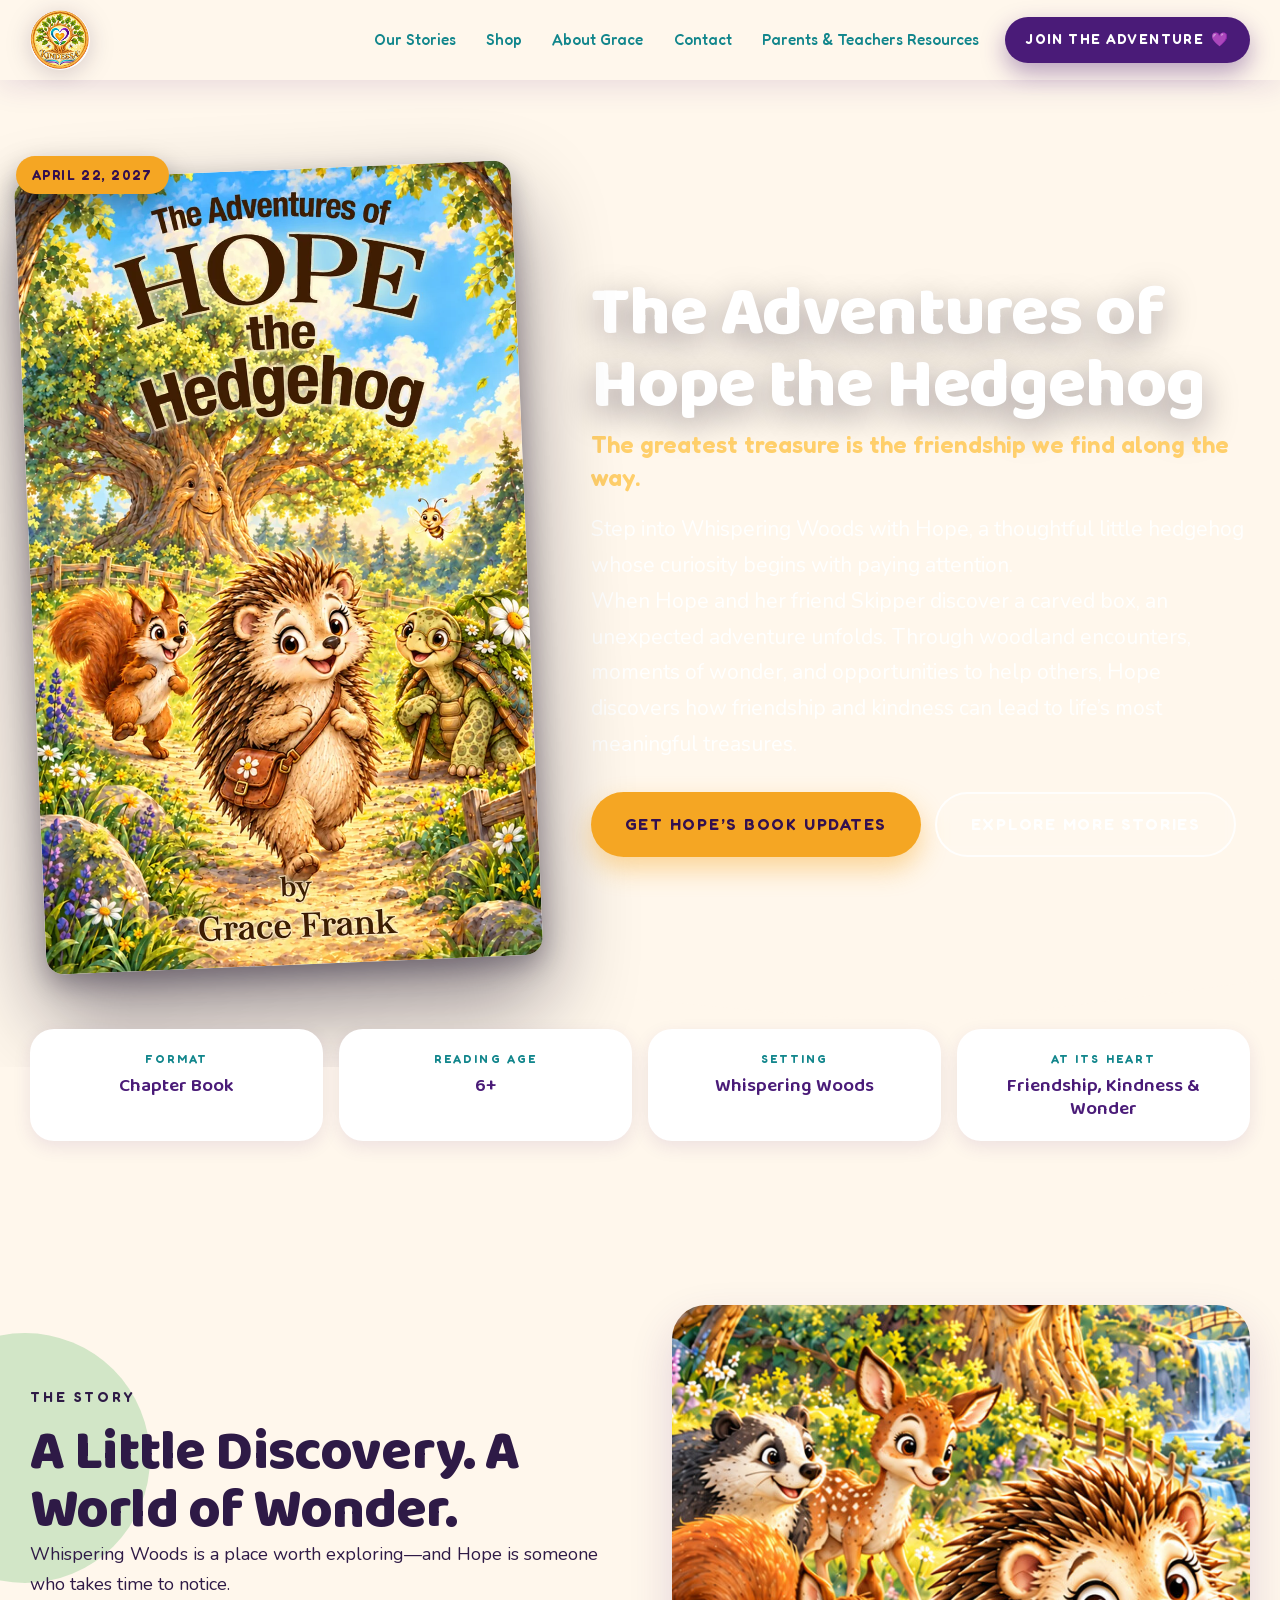
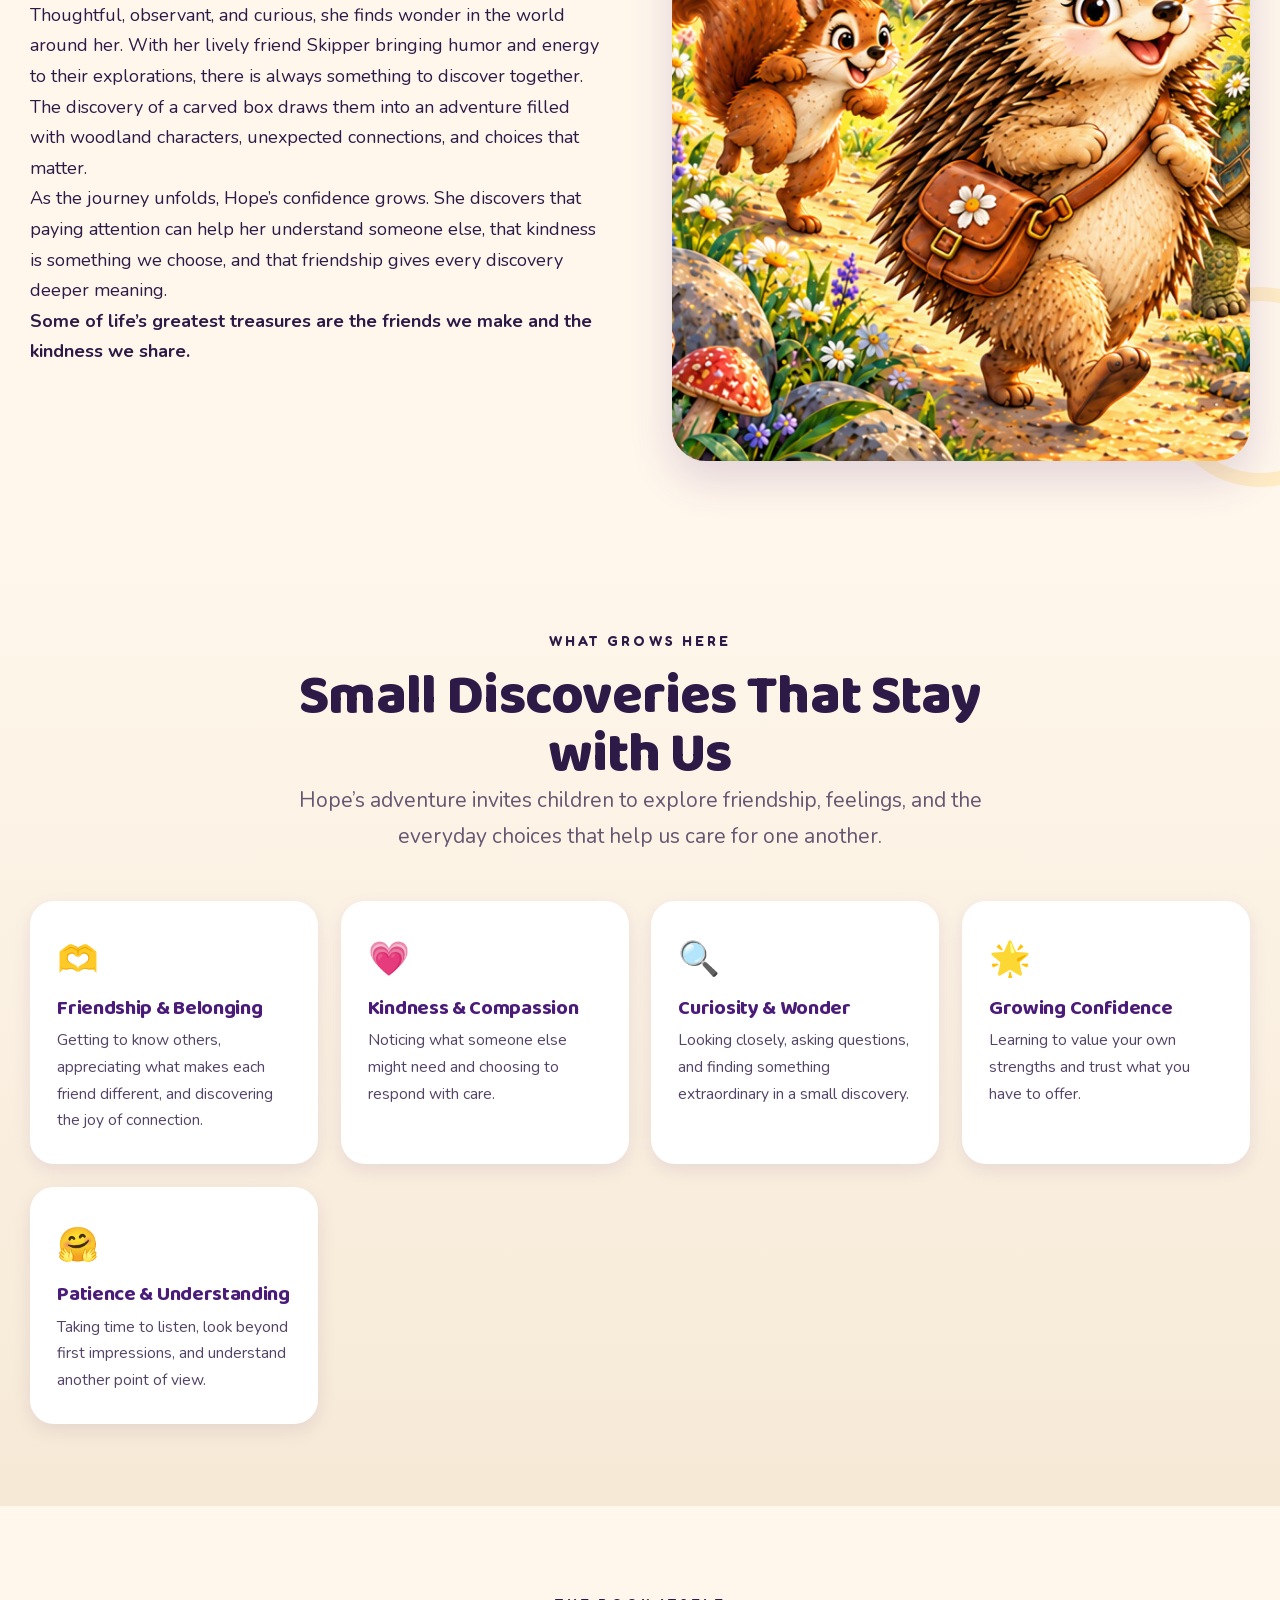
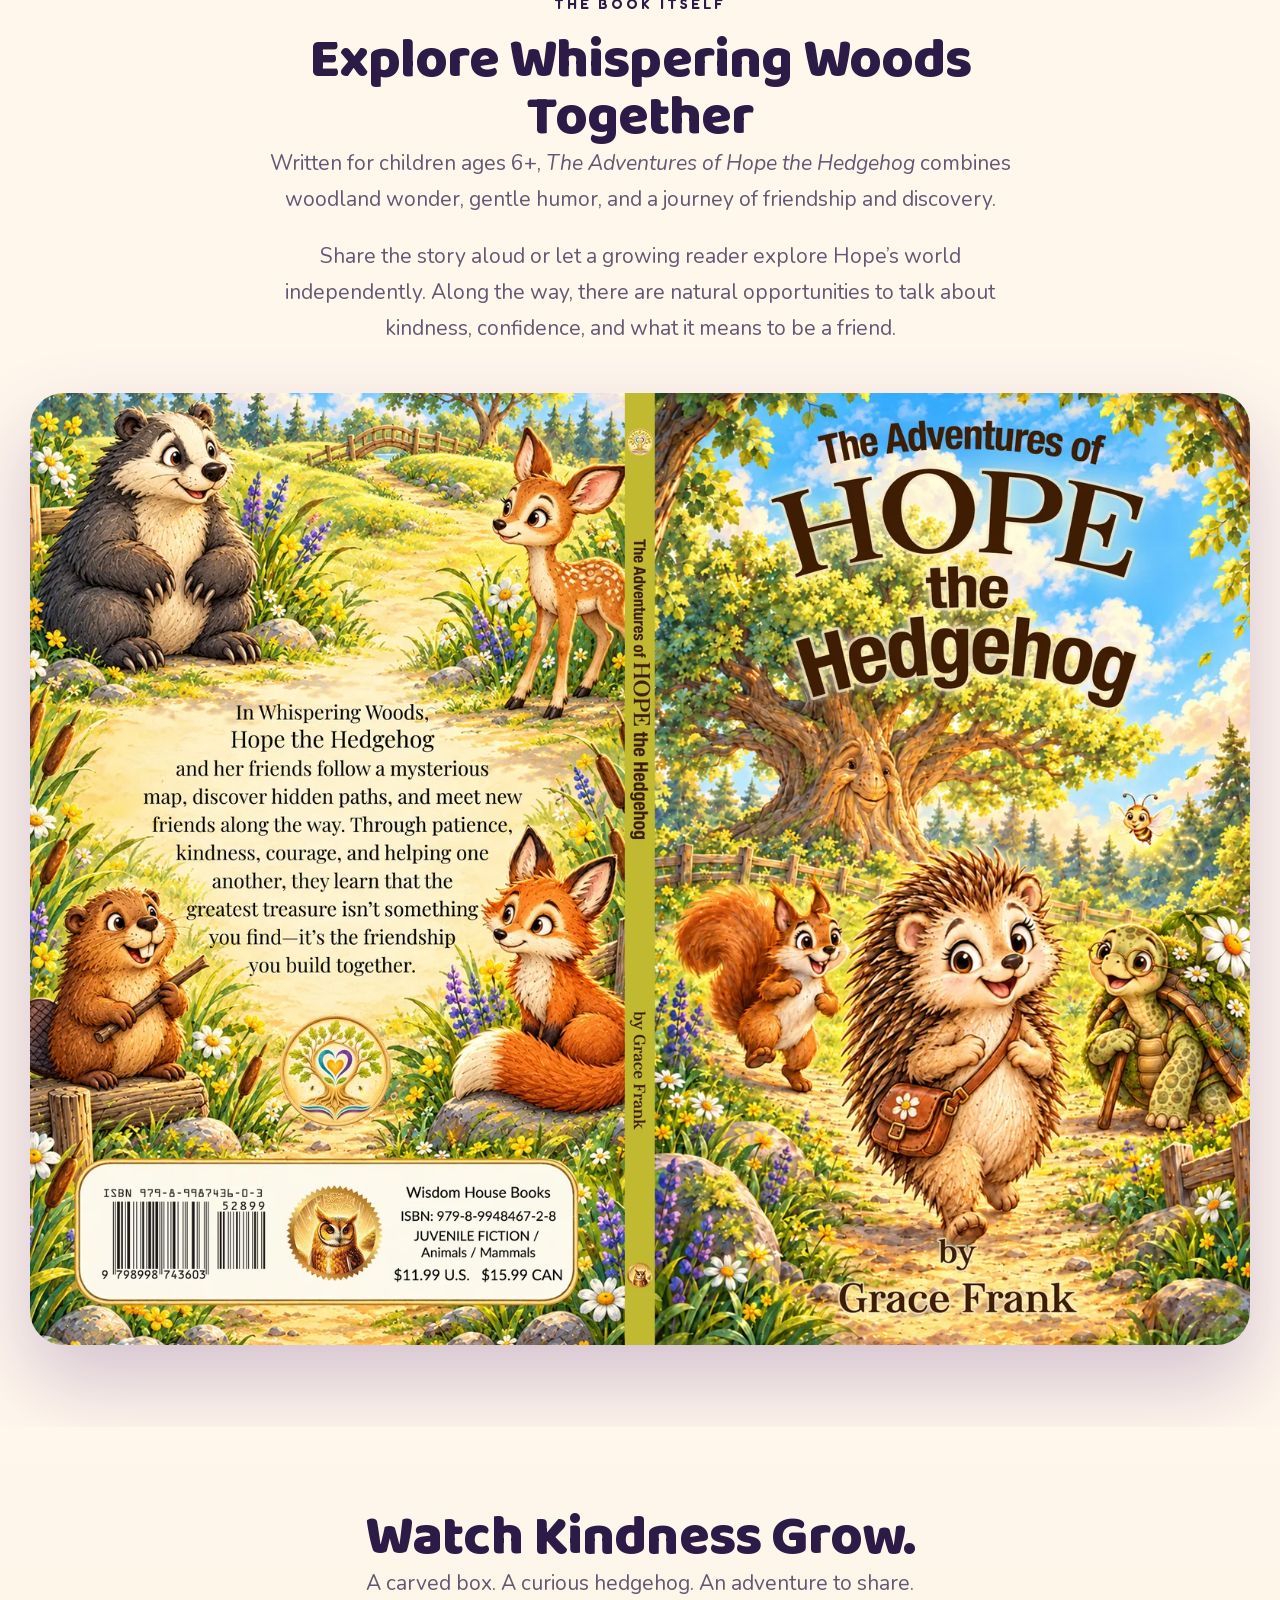
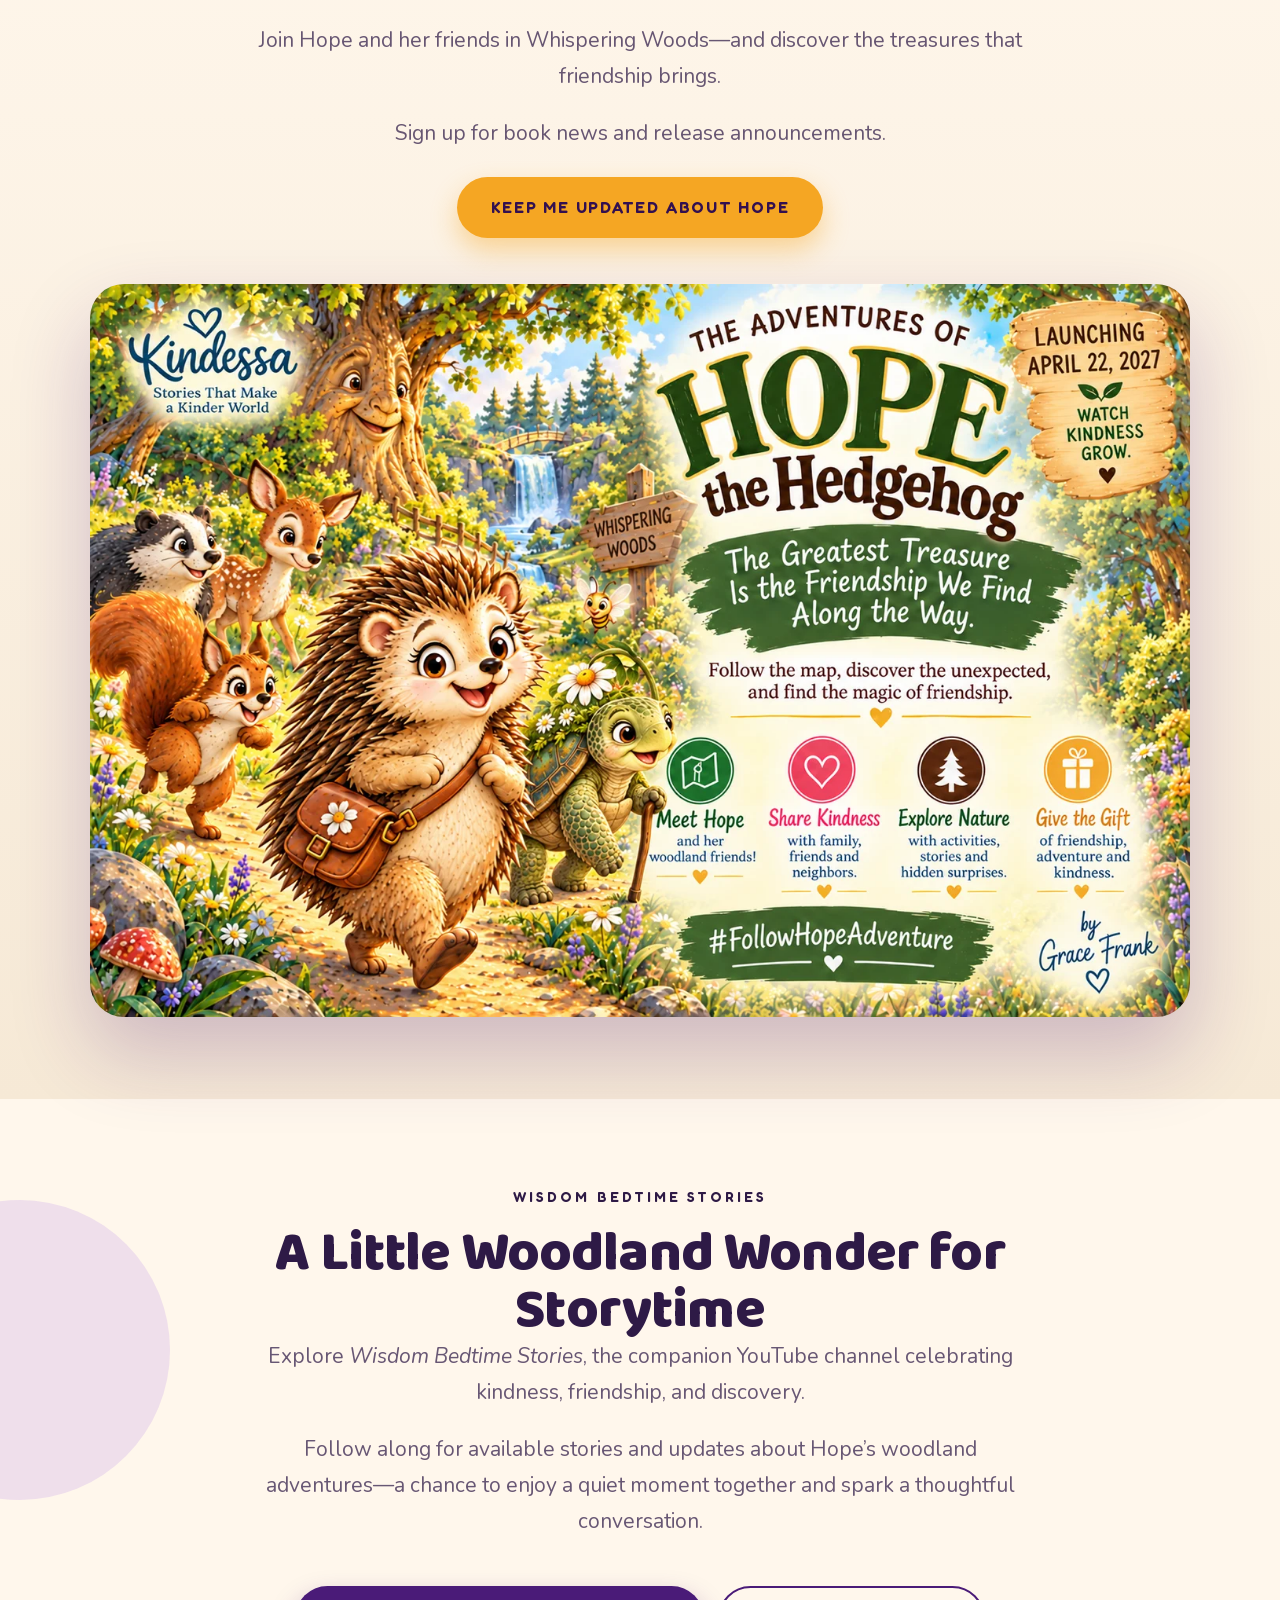
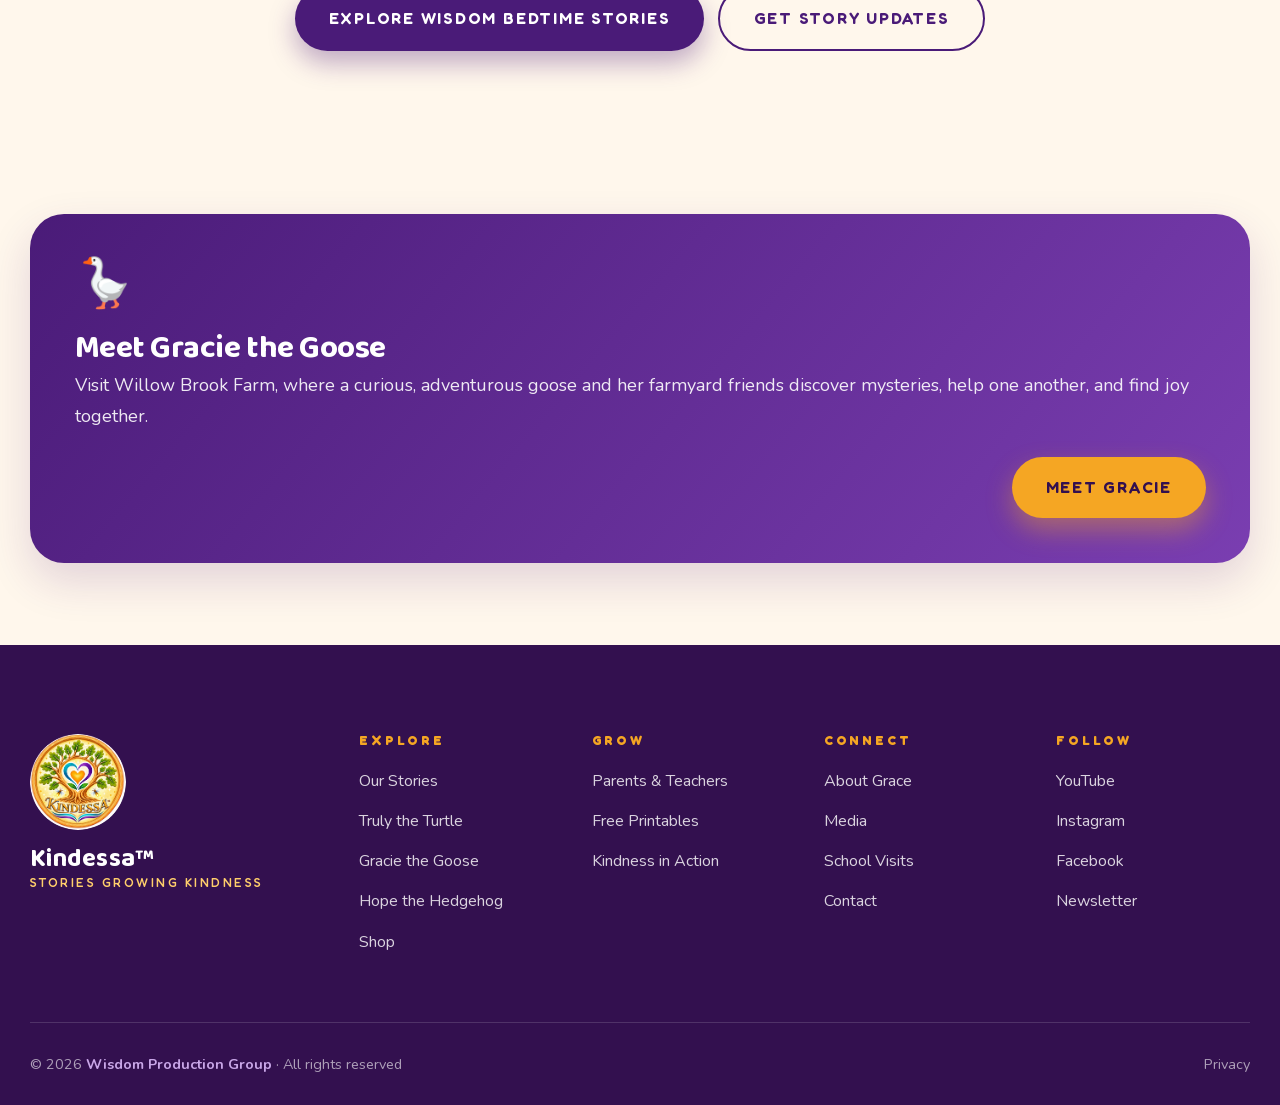
<file: hope.html>
<!DOCTYPE html>
<html lang="en">
<head>
<meta charset="utf-8" />
<meta name="viewport" content="width=device-width, initial-scale=1" />
<title>The Adventures of Hope the Hedgehog | Kindessa™</title>
<meta name="description" content="The Adventures of Hope the Hedgehog by Grace Frank. A chapter book for ages 6 and up set in Whispering Woods, about courage and the friendships we find along the way." />
<link rel="icon" href="assets/web/symbol.webp" />
<link rel="preload" href="assets/fonts/baloo-2-800-latin.woff2" as="font" type="font/woff2" crossorigin>
<link rel="preload" href="assets/fonts/nunito-400-latin.woff2" as="font" type="font/woff2" crossorigin>
<link rel="stylesheet" href="assets/fonts/fonts.css">
<link rel="stylesheet" href="assets/web/site.css" />
</head>
<body>

<!-- ============================ HEADER ============================ -->
<header class="header scrolled" id="header" data-solid>
  <div class="wrap-wide header-inner">
    <a class="brand" href="index.html" aria-label="Kindessa home">
      <img src="assets/web/kindessa-logo.webp" alt="Kindessa" width="900" height="900" />
    </a>

    <nav class="nav" aria-label="Main">
      <div class="nav-group">
        <a href="stories.html">Our Stories</a>
        <div class="nav-drop">
          <a href="truly.html">Truly the Turtle</a>
          <a href="gracie.html">Gracie the Goose</a>
          <a href="hope.html">Hope the Hedgehog</a>
          <a href="bedtime.html">Wisdom Bedtime Stories</a>
        </div>
      </div>
      <a href="shop.html">Shop</a>
      <a href="about.html">About Grace</a>
      <a href="contact.html">Contact</a>
      <a href="parents.html">Parents &amp; Teachers Resources</a>
    </nav>

    <div class="header-cta">
      <a class="btn-join" href="index.html#join">Join the Adventure <span class="heart-mini">💜</span></a>
      <button class="burger" id="burger" aria-label="Open menu" aria-expanded="false" aria-controls="mobileNav"><span></span></button>
    </div>
  </div>
</header>

<nav class="mobile-nav" id="mobileNav" aria-label="Mobile">
  <a href="stories.html">Our Stories</a>
  <a class="sub" href="truly.html">Truly the Turtle</a>
  <a class="sub" href="gracie.html">Gracie the Goose</a>
  <a class="sub" href="hope.html">Hope the Hedgehog</a>
  <a class="sub" href="bedtime.html">Wisdom Bedtime Stories</a>
  <a href="shop.html">Shop</a>
  <a href="about.html">About Grace</a>
  <a href="contact.html">Contact</a>
  <a href="parents.html">Parents &amp; Teachers Resources</a>
  <a class="btn btn-purple" href="index.html#join">Join the Adventure 💜</a>
</nav>

<main class="bookpage" id="top">

<section class="bhero forest">
  <div class="wrap bhero-inner">
    <div class="bcover reveal">
      <span class="bcover-badge">April 22, 2027</span>
      <div class="bcover-inner">
        <img src="assets/web/hope-cover.webp" alt="Cover of The Adventures of Hope the Hedgehog by Grace Frank" width="875" height="1400" />
      </div>
    </div>

    <div class="bhero-copy reveal d1">
      <h1>The Adventures of<br>Hope the Hedgehog</h1>
      <p class="bhero-tagline">The greatest treasure is the friendship we find along the way.</p>
      <p class="lede">Step into Whispering Woods with Hope, a thoughtful little hedgehog whose curiosity begins with paying attention.<br>When Hope and her friend Skipper discover a carved box, an unexpected adventure unfolds. Through woodland encounters, moments of wonder, and opportunities to help others, Hope discovers how friendship and kindness can lead to life’s most meaningful treasures.</p>
      <div class="bhero-btns">
        <a class="btn btn-gold" href="index.html#join">Get Hope’s Book Updates</a>
        <a class="btn btn-ghost-light" href="stories.html">Explore More Stories</a>
      </div>
    </div>
  </div>
</section>

<section class="sec" style="padding-top:0">
  <div class="wrap">
    <dl class="bfacts reveal">
      <div class="bfact"><dt>Format</dt><dd>Chapter Book</dd></div>
      <div class="bfact"><dt>Reading Age</dt><dd>6+</dd></div>
      <div class="bfact"><dt>Setting</dt><dd>Whispering Woods</dd></div>
      <div class="bfact"><dt>At Its Heart</dt><dd>Friendship, Kindness &amp; Wonder</dd></div>
    </dl>
  </div>
</section>

<section class="sec has-deco" id="story">
  <div class="blobs" aria-hidden="true">
    <span class="blob c-leaf" style="width:250px;height:250px;left:-100px;top:12%;opacity:.34"></span>
    <span class="blob ring c-gold" style="width:200px;height:200px;right:-80px;bottom:6%;animation-delay:-6s"></span>
  </div>
  <div class="wrap">
    <div class="bsplit">
      <div class="reveal">
        <span class="eyebrow">The Story</span>
        <h2 class="h-2">A Little Discovery. A World of Wonder.</h2>
        <p>Whispering Woods is a place worth exploring—and Hope is someone who takes time to notice.<br>Thoughtful, observant, and curious, she finds wonder in the world around her. With her lively friend Skipper bringing humor and energy to their explorations, there is always something to discover together.<br>The discovery of a carved box draws them into an adventure filled with woodland characters, unexpected connections, and choices that matter.<br>As the journey unfolds, Hope’s confidence grows. She discovers that paying attention can help her understand someone else, that kindness is something we choose, and that friendship gives every discovery deeper meaning.<br><strong>Some of life’s greatest treasures are the friends we make and the kindness we share.</strong></p>
      </div>
      <div class="reveal d1">
        <div class="round">
          <img src="assets/web/world-forest.jpg" alt="Whispering Woods, where Hope the Hedgehog sets off along the path with her satchel" />
        </div>
      </div>
    </div>
  </div>
</section>

<section class="sec" style="background:linear-gradient(180deg,var(--cream),var(--cream-deep))" id="themes">
  <div class="wrap">

    <div class="sec-head center reveal">
      <span class="eyebrow">What Grows Here</span>
      <h2 class="h-2">Small Discoveries That Stay with Us</h2>
      <p class="lede muted" style="margin-inline:auto">Hope’s adventure invites children to explore friendship, feelings, and the everyday choices that help us care for one another.</p>
    </div>

    <div class="themes">
      <article class="theme reveal">
        <span class="ico">🫶</span><h3>Friendship &amp; Belonging</h3>
        <p>Getting to know others, appreciating what makes each friend different, and discovering the joy of connection.</p>
      </article>
      <article class="theme reveal d1">
        <span class="ico">💗</span><h3>Kindness &amp; Compassion</h3>
        <p>Noticing what someone else might need and choosing to respond with care.</p>
      </article>
      <article class="theme reveal d2">
        <span class="ico">🔍</span><h3>Curiosity &amp; Wonder</h3>
        <p>Looking closely, asking questions, and finding something extraordinary in a small discovery.</p>
      </article>
      <article class="theme reveal d3">
        <span class="ico">🌟</span><h3>Growing Confidence</h3>
        <p>Learning to value your own strengths and trust what you have to offer.</p>
      </article>
      <article class="theme reveal d4">
        <span class="ico">🤗</span><h3>Patience &amp; Understanding</h3>
        <p>Taking time to listen, look beyond first impressions, and understand another point of view.</p>
      </article>
    </div>
  </div>
</section>

<!-- ============================ INSIDE ============================ -->
<section class="sec" id="inside">
  <div class="wrap">
    <div class="sec-head center reveal">
      <span class="eyebrow">The Book Itself</span>
      <h2 class="h-2">Explore Whispering Woods Together</h2>
      <p class="lede muted" style="margin-inline:auto">Written for children ages 6+, <i>The Adventures of Hope the Hedgehog</i> combines woodland wonder, gentle humor, and a journey of friendship and discovery.</p>
      <p class="lede muted" style="margin-inline:auto">Share the story aloud or let a growing reader explore Hope’s world independently. Along the way, there are natural opportunities to talk about kindness, confidence, and what it means to be a friend.</p>
    </div>
    <div class="spread reveal">
      <img src="assets/web/hope-spread.webp" alt="The full cover of The Adventures of Hope the Hedgehog, showing the back cover, spine and front cover" width="1600" height="1249" />
    </div>
  </div>
</section>

<section class="poster sec" id="poster">
  <div class="wrap">

    <div class="sec-head center reveal">
      <h2 class="h-2">Watch Kindness Grow.</h2>
      <p class="lede muted" style="margin-inline:auto">A carved box. A curious hedgehog. An adventure to share.</p>
      <p class="lede muted" style="margin-inline:auto">Join Hope and her friends in Whispering Woods—and discover the treasures that friendship brings.</p>
      <p class="lede muted" style="margin-inline:auto">Sign up for book news and release announcements.</p>
      <div class="bhero-btns" style="justify-content:center;margin-top:1.6rem">
        <a class="btn btn-gold" href="index.html#join">Keep Me Updated About Hope</a>
      </div>
    </div>

    <div class="poster-frame reveal d1">
      <img src="assets/web/banner-hope.webp" alt="Launch poster for The Adventures of Hope the Hedgehog, launching April 22 2027" width="1400" height="933" loading="lazy" />
    </div>
  </div>
</section>

<section class="sec has-deco" id="episodes">
  <div class="blobs" aria-hidden="true">
    <span class="blob c-lavender" style="width:300px;height:300px;left:-130px;top:16%;opacity:.3"></span>
  </div>
  <div class="wrap">

    <div class="sec-head center reveal">
      <span class="eyebrow">Wisdom Bedtime Stories</span>
      <h2 class="h-2">A Little Woodland Wonder for Storytime</h2>
      <p class="lede muted" style="margin-inline:auto">Explore <i>Wisdom Bedtime Stories</i>, the companion YouTube channel celebrating kindness, friendship, and discovery.</p>
      <p class="lede muted" style="margin-inline:auto">Follow along for available stories and updates about Hope’s woodland adventures—a chance to enjoy a quiet moment together and spark a thoughtful conversation.</p>
    </div>

    <div class="bhero-btns" style="justify-content:center;margin-top:1.6rem">
      <a class="btn btn-purple" href="bedtime.html">Explore Wisdom Bedtime Stories</a>
      <a class="btn btn-ghost" href="index.html#join">Get Story Updates</a>
    </div>
  </div>
</section>

<section class="sec">
  <div class="wrap">
    <div class="nextbook reveal">
      <span class="nb-ico">🪿</span>
      <div>
        <h3>Meet Gracie the Goose</h3>
        <p>Visit Willow Brook Farm, where a curious, adventurous goose and her farmyard friends discover mysteries, help one another, and find joy together.</p>
      </div>
      <a class="btn btn-gold" href="gracie.html">Meet Gracie</a>
    </div>
  </div>
</section>

</main>

<!-- ============================ FOOTER ============================ -->
<footer class="footer">
  <div class="wrap">
    <div class="footer-top">
      <div class="footer-brand">
        <img src="assets/web/kindessa-logo.webp" alt="Kindessa" />
        <h3>Kindessa™</h3>
        <p class="tag">Stories Growing Kindness</p>
      </div>

      <div>
        <h4>Explore</h4>
        <ul><li><a href="stories.html">Our Stories</a></li><li><a href="truly.html">Truly the Turtle</a></li><li><a href="gracie.html">Gracie the Goose</a></li><li><a href="hope.html">Hope the Hedgehog</a></li><li><a href="shop.html">Shop</a></li></ul>
      </div>
      <div>
        <h4>Grow</h4>
        <ul><li><a href="parents.html">Parents &amp; Teachers</a></li><li><a href="parents.html#downloads">Free Printables</a></li><li><a href="index.html#kindness">Kindness in Action</a></li></ul>
      </div>
      <div>
        <h4>Connect</h4>
        <ul><li><a href="about.html">About Grace</a></li><li><a href="contact.html#media">Media</a></li><li><a href="contact.html#visits">School Visits</a></li><li><a href="contact.html">Contact</a></li></ul>
      </div>
      <div>
        <h4>Follow</h4>
        <ul><li><a href="https://www.youtube.com/@WisdomBedtimeStories" target="_blank" rel="noopener">YouTube</a></li><li><a href="https://www.instagram.com/kindessaworld/" target="_blank" rel="noopener">Instagram</a></li><li><a href="https://www.facebook.com/profile.php?id=61596256731032" target="_blank" rel="noopener">Facebook</a></li><li><a href="index.html#join">Newsletter</a></li></ul>
      </div>
    </div>

    <div class="footer-bottom">
      <p style="margin:0">© 2026 <strong>Wisdom Production Group</strong> · All rights reserved</p>
      <nav class="footer-legal" aria-label="Legal">
        <a href="privacy.html">Privacy</a>
      </nav>
    </div>
  </div>
</footer>

<script src="assets/web/site.js"></script>
</body>
</html>
</file>
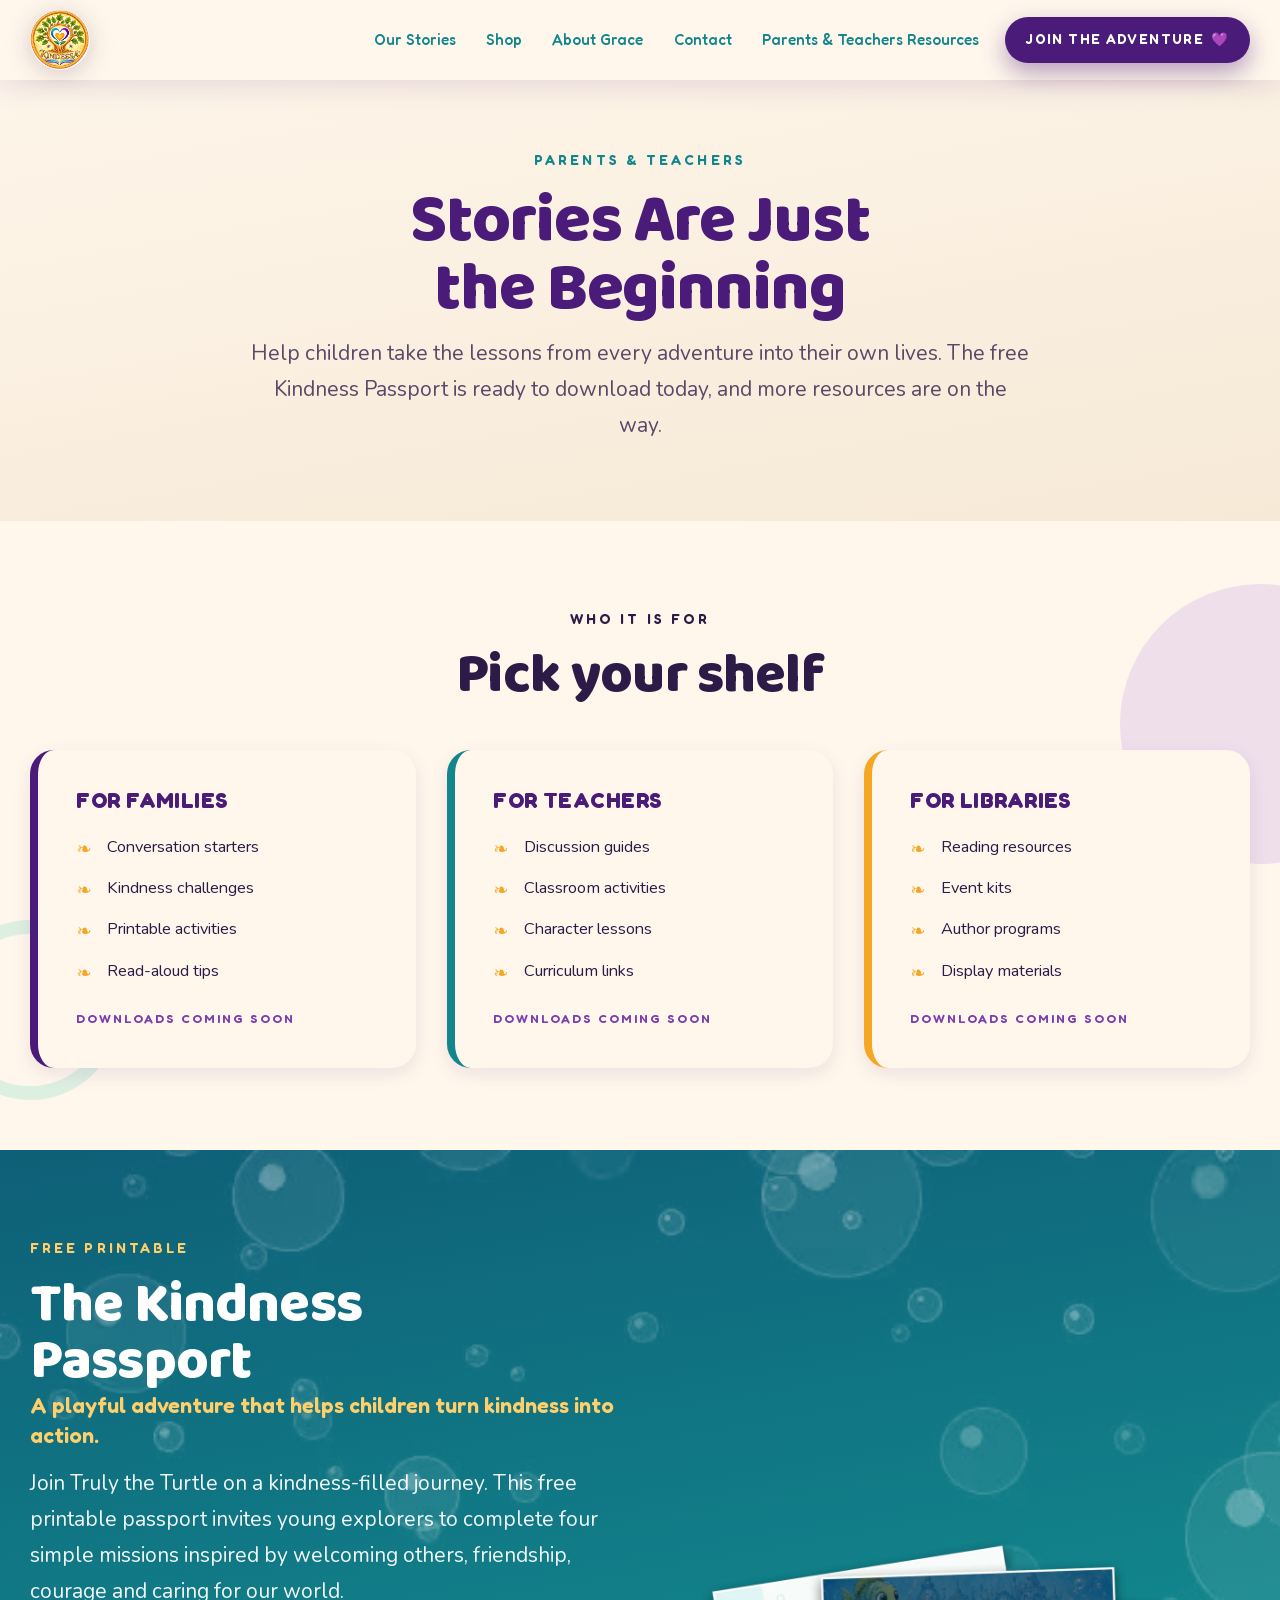
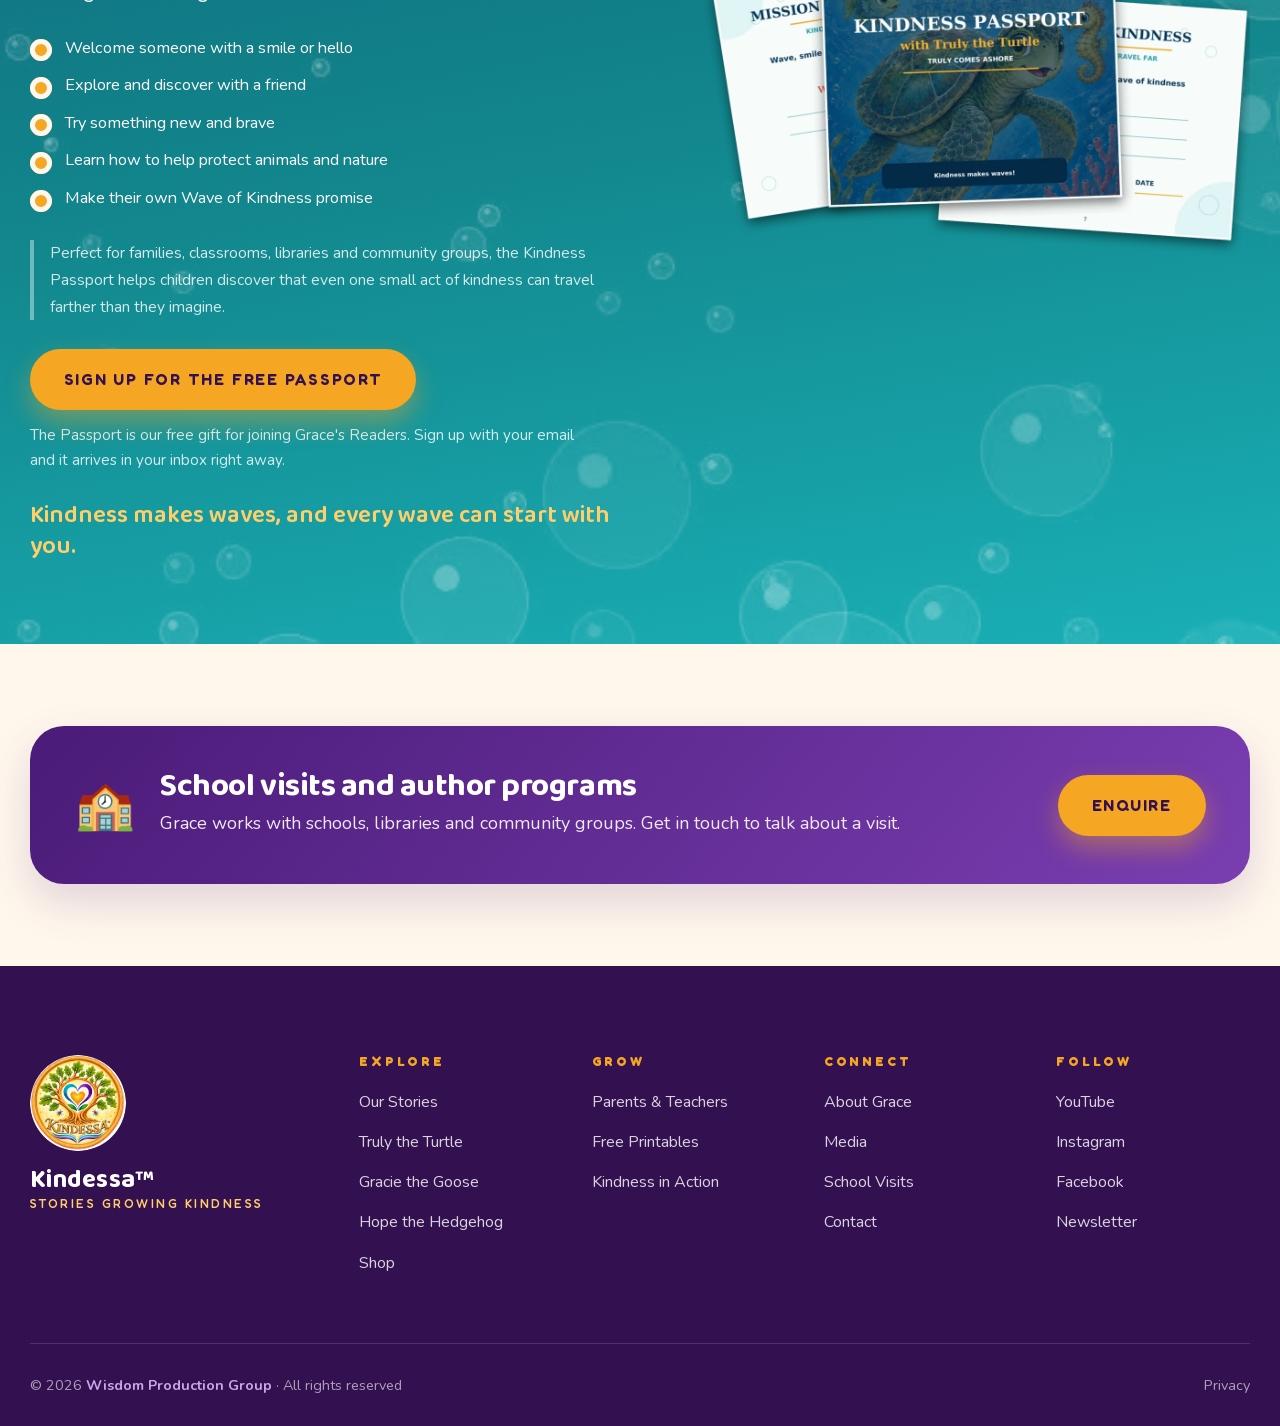
<file: parents.html>
<!DOCTYPE html>
<html lang="en">
<head>
<meta charset="utf-8" />
<meta name="viewport" content="width=device-width, initial-scale=1" />
<title>Parents &amp; Teachers | Kindessa™</title>
<meta name="description" content="Free Kindessa resources for families, classrooms and libraries. Discussion guides, kindness challenges, printable activities and the free Kindness Passport." />
<link rel="icon" href="assets/web/symbol.webp" />
<link rel="preload" href="assets/fonts/baloo-2-800-latin.woff2" as="font" type="font/woff2" crossorigin>
<link rel="preload" href="assets/fonts/nunito-400-latin.woff2" as="font" type="font/woff2" crossorigin>
<link rel="stylesheet" href="assets/fonts/fonts.css">
<link rel="stylesheet" href="assets/web/site.css" />
</head>
<body>

<!-- ============================ HEADER ============================ -->
<header class="header scrolled" id="header" data-solid>
  <div class="wrap-wide header-inner">
    <a class="brand" href="index.html" aria-label="Kindessa home">
      <img src="assets/web/kindessa-logo.webp" alt="Kindessa" width="900" height="900" />
    </a>

    <nav class="nav" aria-label="Main">
      <div class="nav-group">
        <a href="stories.html">Our Stories</a>
        <div class="nav-drop">
          <a href="truly.html">Truly the Turtle</a>
          <a href="gracie.html">Gracie the Goose</a>
          <a href="hope.html">Hope the Hedgehog</a>
          <a href="bedtime.html">Wisdom Bedtime Stories</a>
        </div>
      </div>
      <a href="shop.html">Shop</a>
      <a href="about.html">About Grace</a>
      <a href="contact.html">Contact</a>
      <a href="parents.html">Parents &amp; Teachers Resources</a>
    </nav>

    <div class="header-cta">
      <a class="btn-join" href="index.html#join">Join the Adventure <span class="heart-mini">💜</span></a>
      <button class="burger" id="burger" aria-label="Open menu" aria-expanded="false" aria-controls="mobileNav"><span></span></button>
    </div>
  </div>
</header>

<nav class="mobile-nav" id="mobileNav" aria-label="Mobile">
  <a href="stories.html">Our Stories</a>
  <a class="sub" href="truly.html">Truly the Turtle</a>
  <a class="sub" href="gracie.html">Gracie the Goose</a>
  <a class="sub" href="hope.html">Hope the Hedgehog</a>
  <a class="sub" href="bedtime.html">Wisdom Bedtime Stories</a>
  <a href="shop.html">Shop</a>
  <a href="about.html">About Grace</a>
  <a href="contact.html">Contact</a>
  <a href="parents.html">Parents &amp; Teachers Resources</a>
  <a class="btn btn-purple" href="index.html#join">Join the Adventure 💜</a>
</nav>


<section class="pagehead ">
  <div class="wrap">
    <span class="eyebrow">Parents &amp; Teachers</span>
    <h1>Stories Are Just<br>the Beginning</h1>
    <p class="lede">Help children take the lessons from every adventure into their own lives. The free Kindness Passport is ready to download today, and more resources are on the way.</p>
  </div>
</section>


<section class="sec has-deco">
  <div class="blobs" aria-hidden="true">
    <span class="blob c-lavender" style="width:280px;height:280px;right:-120px;top:10%;opacity:.3"></span>
    <span class="blob ring c-seafoam" style="width:180px;height:180px;left:-60px;bottom:8%;animation-delay:-6s"></span>
  </div>
  <div class="wrap">

    <div class="sec-head center reveal">
      <span class="eyebrow">Who it is for</span>
      <h2 class="h-2">Pick your shelf</h2>

    </div>

    <div class="res-grid">
      <article class="res-card reveal">
        <h3>For Families</h3>
        <ul><li>Conversation starters</li><li>Kindness challenges</li><li>Printable activities</li><li>Read-aloud tips</li></ul>
        <p class="res-soon">Downloads coming soon</p>
      </article>
      <article class="res-card reveal d1">
        <h3>For Teachers</h3>
        <ul><li>Discussion guides</li><li>Classroom activities</li><li>Character lessons</li><li>Curriculum links</li></ul>
        <p class="res-soon">Downloads coming soon</p>
      </article>
      <article class="res-card reveal d2">
        <h3>For Libraries</h3>
        <ul><li>Reading resources</li><li>Event kits</li><li>Author programs</li><li>Display materials</li></ul>
        <p class="res-soon">Downloads coming soon</p>
      </article>
    </div>
  </div>
</section>

<section class="passport sec" id="downloads">
  <video class="bubbles-video" autoplay muted loop playsinline aria-hidden="true" poster="assets/web/bubbles-poster.jpg">
    <source src="assets/web/bubbles.mp4" type="video/mp4" />
  </video>
  <div class="wrap passport-grid">
    <div class="reveal">
      <span class="eyebrow">Free Printable</span>
      <h2 class="h-2">The Kindness<br>Passport</h2>
      <p class="passport-tagline">A playful adventure that helps children turn kindness into action.</p>
      <p class="lede">Join Truly the Turtle on a kindness-filled journey. This free printable passport invites young explorers to complete four simple missions inspired by welcoming others, friendship, courage and caring for our world.</p>
      <ul class="missions">
        <li>Welcome someone with a smile or hello</li>
        <li>Explore and discover with a friend</li>
        <li>Try something new and brave</li>
        <li>Learn how to help protect animals and nature</li>
        <li>Make their own Wave of Kindness promise</li>
      </ul>
      <p class="passport-note">Perfect for families, classrooms, libraries and community groups, the Kindness Passport helps children discover that even one small act of kindness can travel farther than they imagine.</p>
      <div class="passport-btns">
        <a class="btn btn-gold" href="index.html#join">Sign Up for the Free Passport</a>
      </div>
      <p class="passport-unlock">The Passport is our free gift for joining Grace's Readers. Sign up with your email and it arrives in your inbox right away.</p>
      <p class="passport-waves">Kindness makes waves, and every wave can start with you.</p>
    </div>
    <div class="passport-fan reveal d1">
      <img src="assets/web/passport-fan.webp" alt="Three pages from the Kindness Passport: the cover with Truly the Turtle, Mission 1 Welcome Wave, and the My Wave of Kindness promise page." width="1200" height="696" loading="lazy" />
    </div>
  </div>
</section>

<section class="sec">
  <div class="wrap">
    <div class="nextbook reveal">
      <span class="nb-ico">🏫</span>
      <div>
        <h3>School visits and author programs</h3>
        <p>Grace works with schools, libraries and community groups. Get in touch to talk about a visit.</p>
      </div>
      <a class="btn btn-gold" href="contact.html#visits">Enquire</a>
    </div>
  </div>
</section>

<!-- ============================ FOOTER ============================ -->
<footer class="footer">
  <div class="wrap">
    <div class="footer-top">
      <div class="footer-brand">
        <img src="assets/web/kindessa-logo.webp" alt="Kindessa" />
        <h3>Kindessa™</h3>
        <p class="tag">Stories Growing Kindness</p>
      </div>

      <div>
        <h4>Explore</h4>
        <ul><li><a href="stories.html">Our Stories</a></li><li><a href="truly.html">Truly the Turtle</a></li><li><a href="gracie.html">Gracie the Goose</a></li><li><a href="hope.html">Hope the Hedgehog</a></li><li><a href="shop.html">Shop</a></li></ul>
      </div>
      <div>
        <h4>Grow</h4>
        <ul><li><a href="parents.html">Parents &amp; Teachers</a></li><li><a href="parents.html#downloads">Free Printables</a></li><li><a href="index.html#kindness">Kindness in Action</a></li></ul>
      </div>
      <div>
        <h4>Connect</h4>
        <ul><li><a href="about.html">About Grace</a></li><li><a href="contact.html#media">Media</a></li><li><a href="contact.html#visits">School Visits</a></li><li><a href="contact.html">Contact</a></li></ul>
      </div>
      <div>
        <h4>Follow</h4>
        <ul><li><a href="https://www.youtube.com/@WisdomBedtimeStories" target="_blank" rel="noopener">YouTube</a></li><li><a href="https://www.instagram.com/kindessaworld/" target="_blank" rel="noopener">Instagram</a></li><li><a href="https://www.facebook.com/profile.php?id=61596256731032" target="_blank" rel="noopener">Facebook</a></li><li><a href="index.html#join">Newsletter</a></li></ul>
      </div>
    </div>

    <div class="footer-bottom">
      <p style="margin:0">© 2026 <strong>Wisdom Production Group</strong> · All rights reserved</p>
      <nav class="footer-legal" aria-label="Legal">
        <a href="privacy.html">Privacy</a>
      </nav>
    </div>
  </div>
</footer>

<script src="assets/web/site.js"></script>
</body>
</html>
</file>
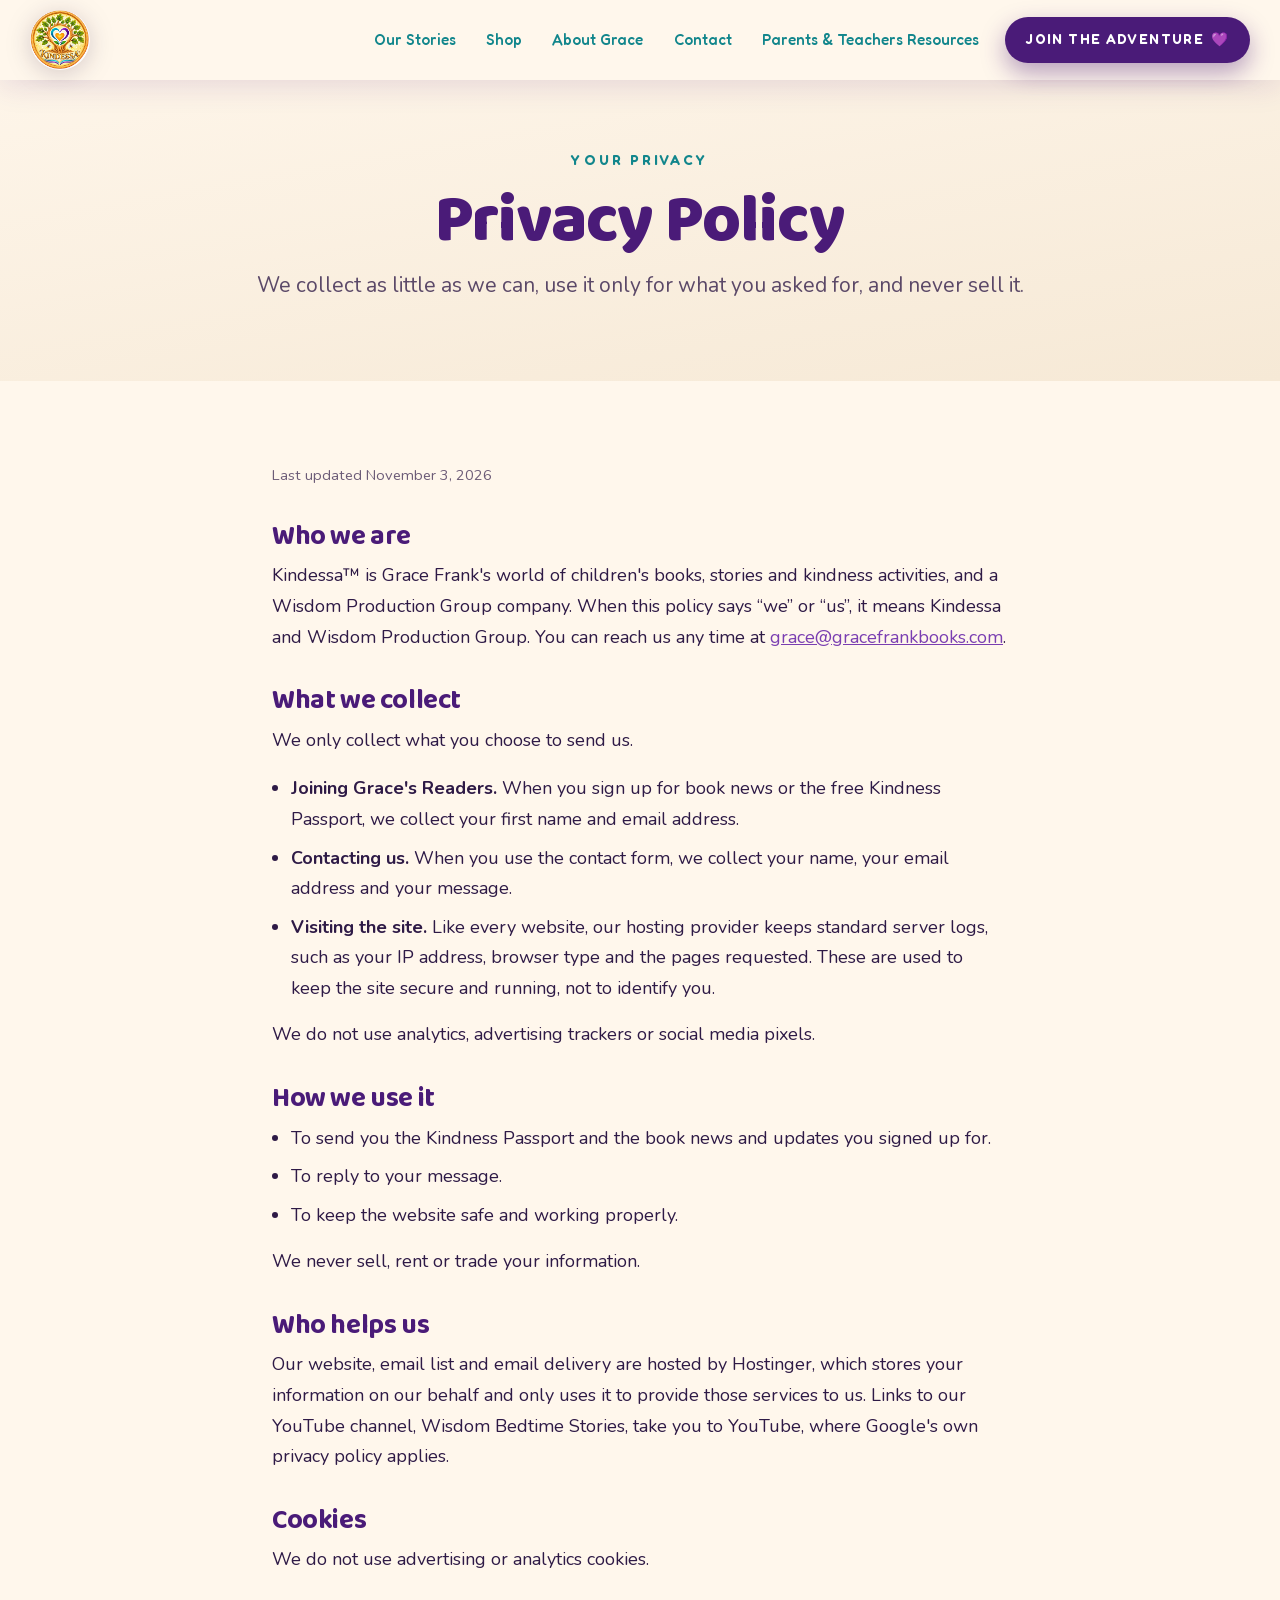
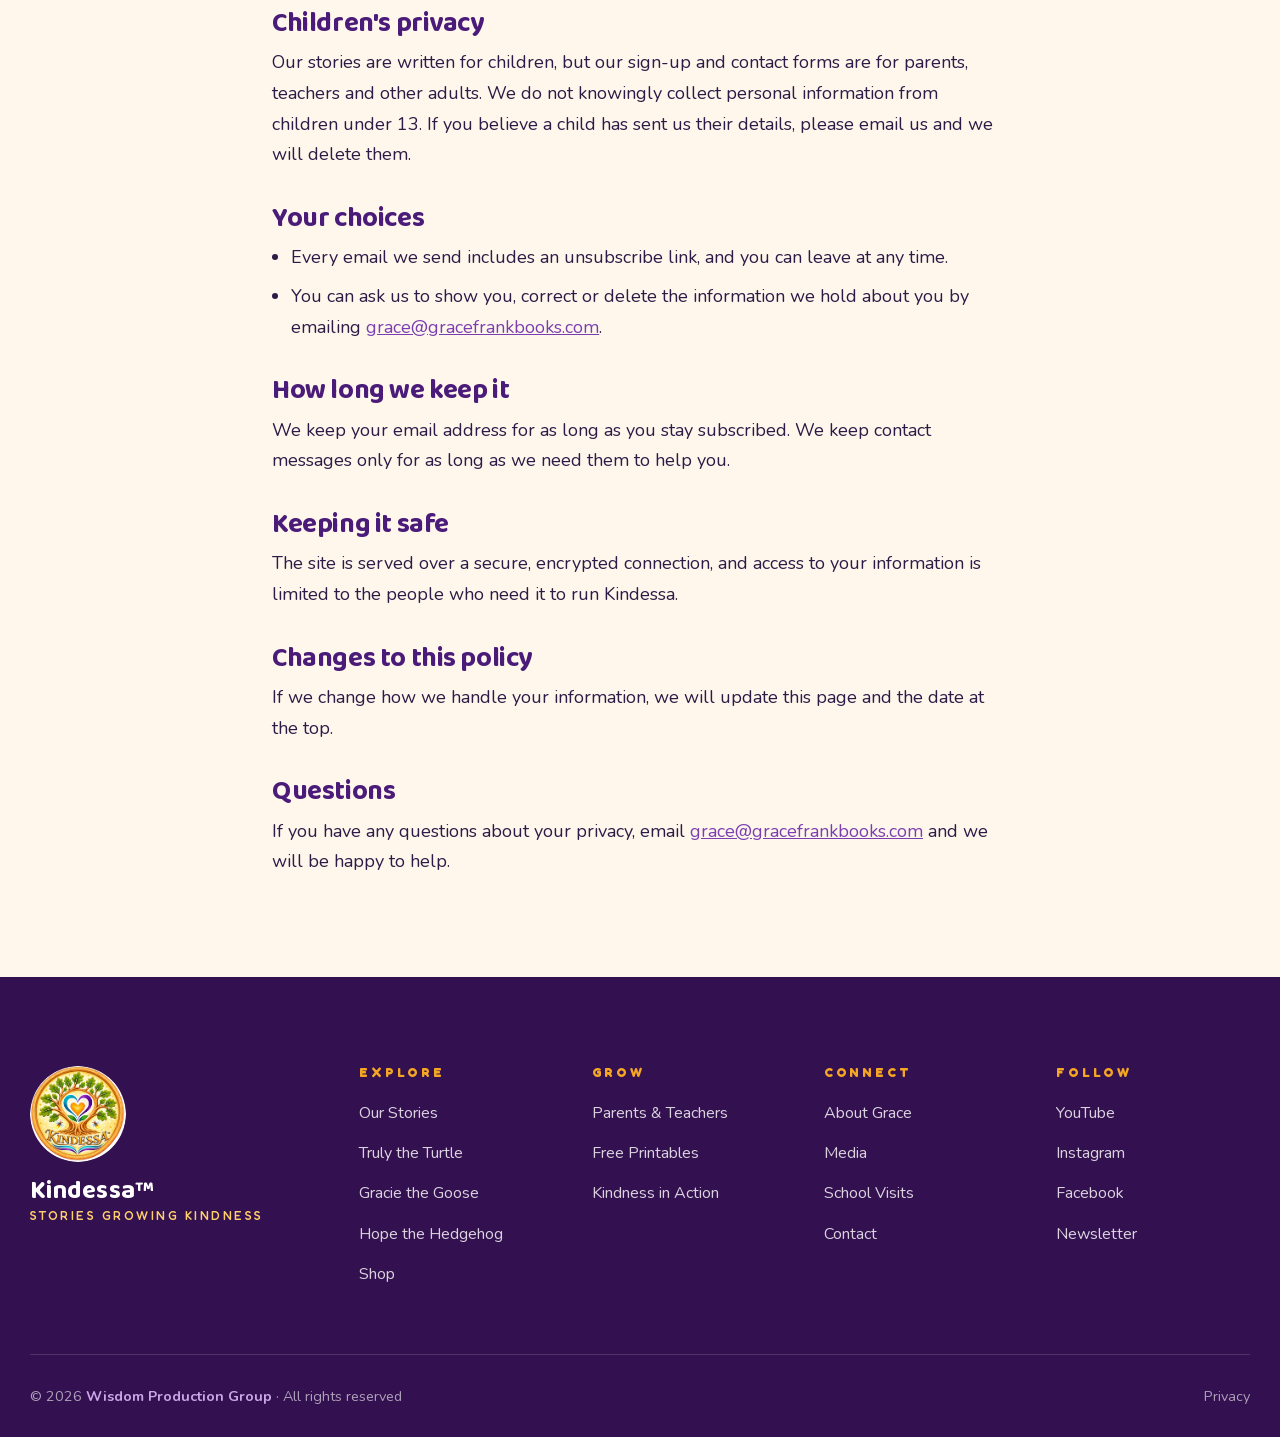
<file: privacy.html>
<!DOCTYPE html>
<html lang="en">
<head>
<meta charset="utf-8" />
<meta name="viewport" content="width=device-width, initial-scale=1" />
<title>Privacy Policy | Kindessa™</title>
<meta name="description" content="How Kindessa collects, uses and protects the information you share with us." />
<link rel="icon" href="assets/web/symbol.webp" />
<link rel="preload" href="assets/fonts/baloo-2-800-latin.woff2" as="font" type="font/woff2" crossorigin>
<link rel="preload" href="assets/fonts/nunito-400-latin.woff2" as="font" type="font/woff2" crossorigin>
<link rel="stylesheet" href="assets/fonts/fonts.css">
<link rel="stylesheet" href="assets/web/site.css" />
</head>
<body>

<!-- ============================ HEADER ============================ -->
<header class="header scrolled" id="header" data-solid>
  <div class="wrap-wide header-inner">
    <a class="brand" href="index.html" aria-label="Kindessa home">
      <img src="assets/web/kindessa-logo.webp" alt="Kindessa" width="900" height="900" />
    </a>

    <nav class="nav" aria-label="Main">
      <div class="nav-group">
        <a href="stories.html">Our Stories</a>
        <div class="nav-drop">
          <a href="truly.html">Truly the Turtle</a>
          <a href="gracie.html">Gracie the Goose</a>
          <a href="hope.html">Hope the Hedgehog</a>
          <a href="bedtime.html">Wisdom Bedtime Stories</a>
        </div>
      </div>
      <a href="shop.html">Shop</a>
      <a href="about.html">About Grace</a>
      <a href="contact.html">Contact</a>
      <a href="parents.html">Parents &amp; Teachers Resources</a>
    </nav>

    <div class="header-cta">
      <a class="btn-join" href="index.html#join">Join the Adventure <span class="heart-mini">💜</span></a>
      <button class="burger" id="burger" aria-label="Open menu" aria-expanded="false" aria-controls="mobileNav"><span></span></button>
    </div>
  </div>
</header>

<nav class="mobile-nav" id="mobileNav" aria-label="Mobile">
  <a href="stories.html">Our Stories</a>
  <a class="sub" href="truly.html">Truly the Turtle</a>
  <a class="sub" href="gracie.html">Gracie the Goose</a>
  <a class="sub" href="hope.html">Hope the Hedgehog</a>
  <a class="sub" href="bedtime.html">Wisdom Bedtime Stories</a>
  <a href="shop.html">Shop</a>
  <a href="about.html">About Grace</a>
  <a href="contact.html">Contact</a>
  <a href="parents.html">Parents &amp; Teachers Resources</a>
  <a class="btn btn-purple" href="index.html#join">Join the Adventure 💜</a>
</nav>



<section class="pagehead ">
  <div class="wrap">
    <span class="eyebrow">Your Privacy</span>
    <h1>Privacy Policy</h1>
    <p class="lede">We collect as little as we can, use it only for what you asked for, and never sell it.</p>
  </div>
</section>


<section class="sec legal">
  <div class="wrap">
    <p class="legal-date">Last updated November 3, 2026</p>

    <h2>Who we are</h2>
    <p>Kindessa™ is Grace Frank's world of children's books, stories and kindness activities, and a Wisdom Production Group company. When this policy says “we” or “us”, it means Kindessa and Wisdom Production Group. You can reach us any time at <a href="mailto:grace@gracefrankbooks.com">grace@gracefrankbooks.com</a>.</p>

    <h2>What we collect</h2>
    <p>We only collect what you choose to send us.</p>
    <ul>
      <li><strong>Joining Grace's Readers.</strong> When you sign up for book news or the free Kindness Passport, we collect your first name and email address.</li>
      <li><strong>Contacting us.</strong> When you use the contact form, we collect your name, your email address and your message.</li>
      <li><strong>Visiting the site.</strong> Like every website, our hosting provider keeps standard server logs, such as your IP address, browser type and the pages requested. These are used to keep the site secure and running, not to identify you.</li>
    </ul>
    <p>We do not use analytics, advertising trackers or social media pixels.</p>

    <h2>How we use it</h2>
    <ul>
      <li>To send you the Kindness Passport and the book news and updates you signed up for.</li>
      <li>To reply to your message.</li>
      <li>To keep the website safe and working properly.</li>
    </ul>
    <p>We never sell, rent or trade your information.</p>

    <h2>Who helps us</h2>
    <p>Our website, email list and email delivery are hosted by Hostinger, which stores your information on our behalf and only uses it to provide those services to us. Links to our YouTube channel, Wisdom Bedtime Stories, take you to YouTube, where Google's own privacy policy applies.</p>

    <h2>Cookies</h2>
    <p>We do not use advertising or analytics cookies.</p>

    <h2>Children's privacy</h2>
    <p>Our stories are written for children, but our sign-up and contact forms are for parents, teachers and other adults. We do not knowingly collect personal information from children under 13. If you believe a child has sent us their details, please email us and we will delete them.</p>

    <h2>Your choices</h2>
    <ul>
      <li>Every email we send includes an unsubscribe link, and you can leave at any time.</li>
      <li>You can ask us to show you, correct or delete the information we hold about you by emailing <a href="mailto:grace@gracefrankbooks.com">grace@gracefrankbooks.com</a>.</li>
    </ul>

    <h2>How long we keep it</h2>
    <p>We keep your email address for as long as you stay subscribed. We keep contact messages only for as long as we need them to help you.</p>

    <h2>Keeping it safe</h2>
    <p>The site is served over a secure, encrypted connection, and access to your information is limited to the people who need it to run Kindessa.</p>

    <h2>Changes to this policy</h2>
    <p>If we change how we handle your information, we will update this page and the date at the top.</p>

    <h2>Questions</h2>
    <p>If you have any questions about your privacy, email <a href="mailto:grace@gracefrankbooks.com">grace@gracefrankbooks.com</a> and we will be happy to help.</p>
  </div>
</section>


<!-- ============================ FOOTER ============================ -->
<footer class="footer">
  <div class="wrap">
    <div class="footer-top">
      <div class="footer-brand">
        <img src="assets/web/kindessa-logo.webp" alt="Kindessa" />
        <h3>Kindessa™</h3>
        <p class="tag">Stories Growing Kindness</p>
      </div>

      <div>
        <h4>Explore</h4>
        <ul><li><a href="stories.html">Our Stories</a></li><li><a href="truly.html">Truly the Turtle</a></li><li><a href="gracie.html">Gracie the Goose</a></li><li><a href="hope.html">Hope the Hedgehog</a></li><li><a href="shop.html">Shop</a></li></ul>
      </div>
      <div>
        <h4>Grow</h4>
        <ul><li><a href="parents.html">Parents &amp; Teachers</a></li><li><a href="parents.html#downloads">Free Printables</a></li><li><a href="index.html#kindness">Kindness in Action</a></li></ul>
      </div>
      <div>
        <h4>Connect</h4>
        <ul><li><a href="about.html">About Grace</a></li><li><a href="contact.html#media">Media</a></li><li><a href="contact.html#visits">School Visits</a></li><li><a href="contact.html">Contact</a></li></ul>
      </div>
      <div>
        <h4>Follow</h4>
        <ul><li><a href="https://www.youtube.com/@WisdomBedtimeStories" target="_blank" rel="noopener">YouTube</a></li><li><a href="https://www.instagram.com/kindessaworld/" target="_blank" rel="noopener">Instagram</a></li><li><a href="https://www.facebook.com/profile.php?id=61596256731032" target="_blank" rel="noopener">Facebook</a></li><li><a href="index.html#join">Newsletter</a></li></ul>
      </div>
    </div>

    <div class="footer-bottom">
      <p style="margin:0">© 2026 <strong>Wisdom Production Group</strong> · All rights reserved</p>
      <nav class="footer-legal" aria-label="Legal">
        <a href="privacy.html">Privacy</a>
      </nav>
    </div>
  </div>
</footer>

<script src="assets/web/site.js"></script>
</body>
</html>
</file>
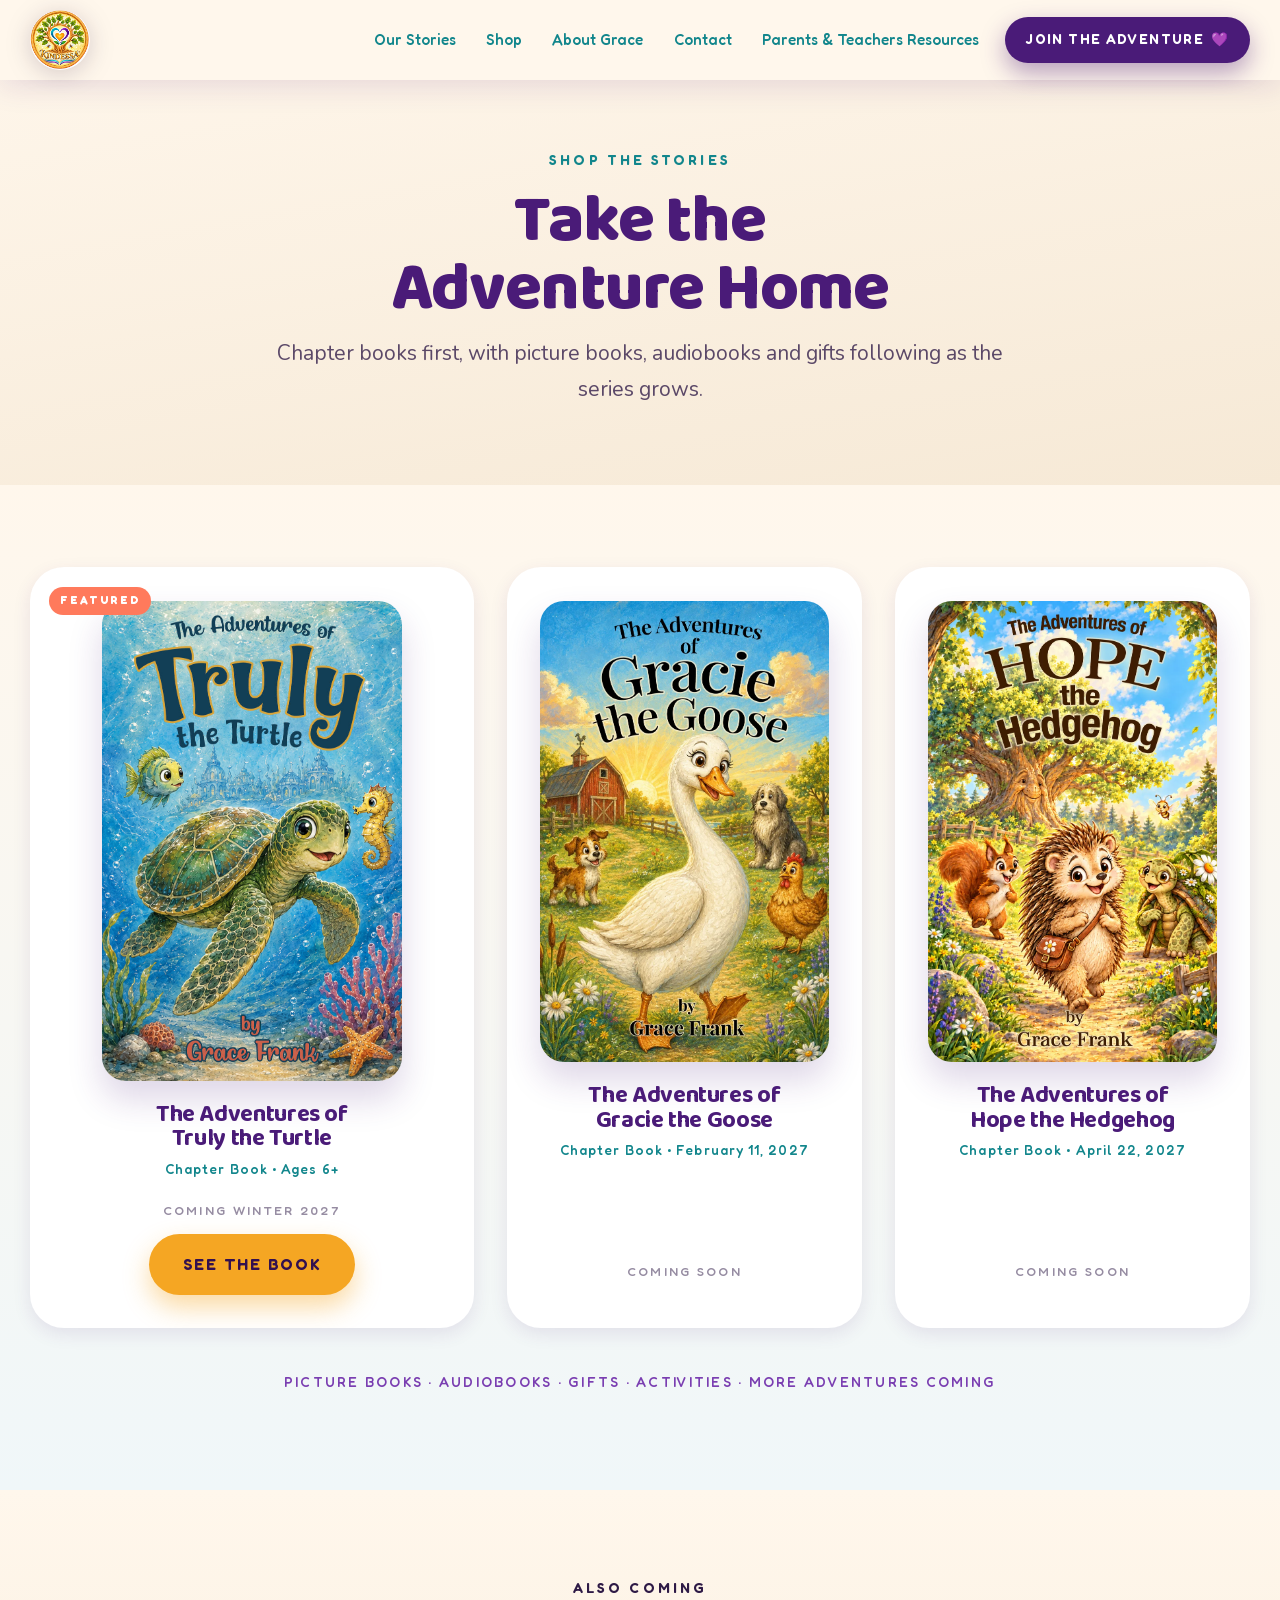
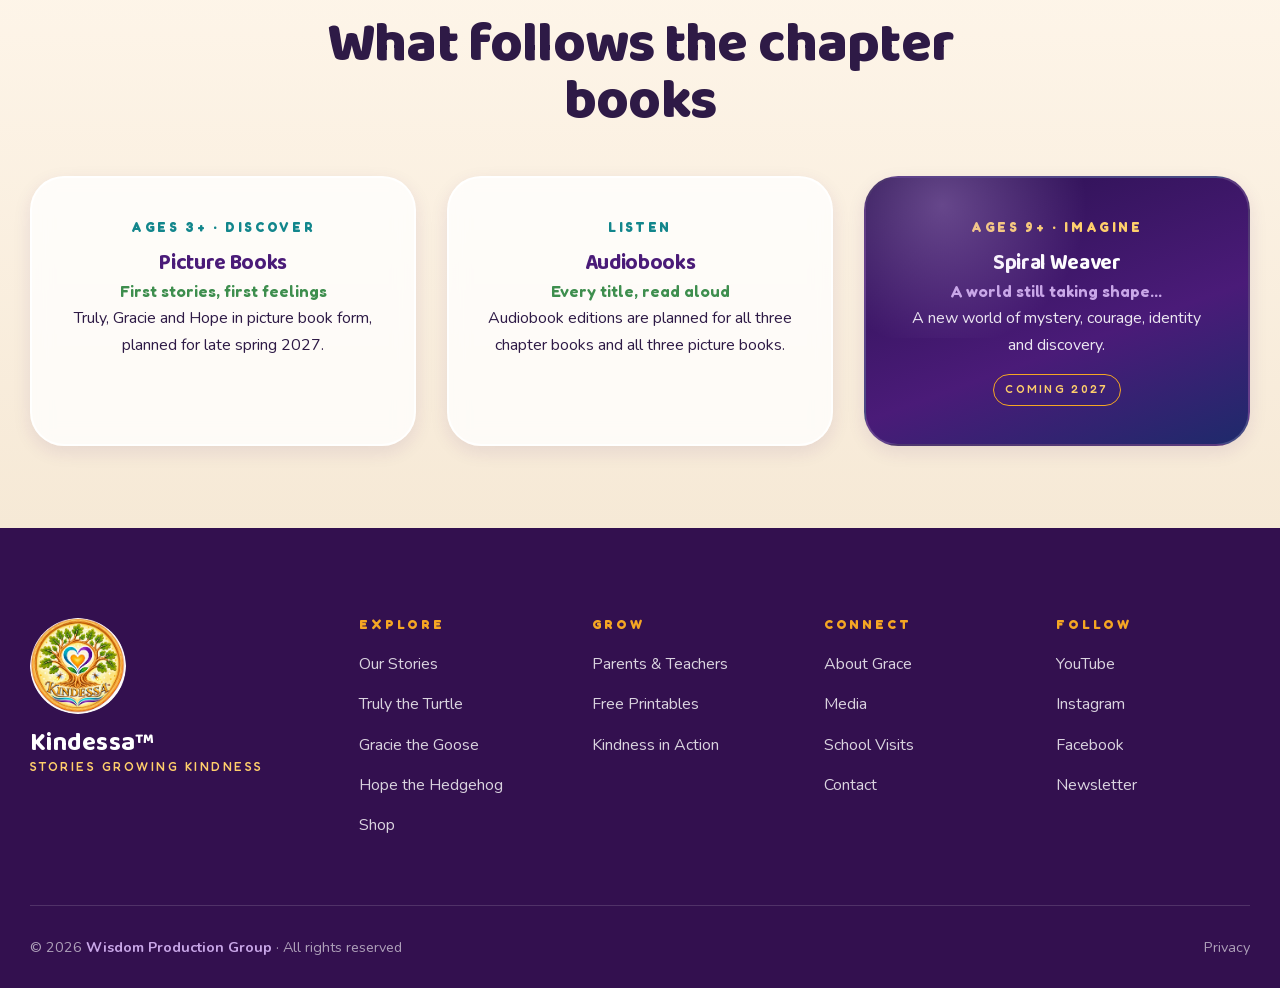
<file: shop.html>
<!DOCTYPE html>
<html lang="en">
<head>
<meta charset="utf-8" />
<meta name="viewport" content="width=device-width, initial-scale=1" />
<title>Shop | Kindessa™</title>
<meta name="description" content="Take the adventure home. Kindessa chapter books by Grace Frank, with picture books, audiobooks and gifts to follow." />
<link rel="icon" href="assets/web/symbol.webp" />
<link rel="preload" href="assets/fonts/baloo-2-800-latin.woff2" as="font" type="font/woff2" crossorigin>
<link rel="preload" href="assets/fonts/nunito-400-latin.woff2" as="font" type="font/woff2" crossorigin>
<link rel="stylesheet" href="assets/fonts/fonts.css">
<link rel="stylesheet" href="assets/web/site.css" />
</head>
<body>

<!-- ============================ HEADER ============================ -->
<header class="header scrolled" id="header" data-solid>
  <div class="wrap-wide header-inner">
    <a class="brand" href="index.html" aria-label="Kindessa home">
      <img src="assets/web/kindessa-logo.webp" alt="Kindessa" width="900" height="900" />
    </a>

    <nav class="nav" aria-label="Main">
      <div class="nav-group">
        <a href="stories.html">Our Stories</a>
        <div class="nav-drop">
          <a href="truly.html">Truly the Turtle</a>
          <a href="gracie.html">Gracie the Goose</a>
          <a href="hope.html">Hope the Hedgehog</a>
          <a href="bedtime.html">Wisdom Bedtime Stories</a>
        </div>
      </div>
      <a href="shop.html">Shop</a>
      <a href="about.html">About Grace</a>
      <a href="contact.html">Contact</a>
      <a href="parents.html">Parents &amp; Teachers Resources</a>
    </nav>

    <div class="header-cta">
      <a class="btn-join" href="index.html#join">Join the Adventure <span class="heart-mini">💜</span></a>
      <button class="burger" id="burger" aria-label="Open menu" aria-expanded="false" aria-controls="mobileNav"><span></span></button>
    </div>
  </div>
</header>

<nav class="mobile-nav" id="mobileNav" aria-label="Mobile">
  <a href="stories.html">Our Stories</a>
  <a class="sub" href="truly.html">Truly the Turtle</a>
  <a class="sub" href="gracie.html">Gracie the Goose</a>
  <a class="sub" href="hope.html">Hope the Hedgehog</a>
  <a class="sub" href="bedtime.html">Wisdom Bedtime Stories</a>
  <a href="shop.html">Shop</a>
  <a href="about.html">About Grace</a>
  <a href="contact.html">Contact</a>
  <a href="parents.html">Parents &amp; Teachers Resources</a>
  <a class="btn btn-purple" href="index.html#join">Join the Adventure 💜</a>
</nav>


<section class="pagehead ">
  <div class="wrap">
    <span class="eyebrow">Shop the Stories</span>
    <h1>Take the<br>Adventure Home</h1>
    <p class="lede">Chapter books first, with picture books, audiobooks and gifts following as the series grows.</p>
  </div>
</section>


<section class="shop sec">
  <div class="wrap">
    <div class="shop-grid">
      <article class="prod reveal">
        <span class="prod-flag">Featured</span>
        <div class="prod-img"><img src="assets/web/truly-cover.jpg" alt="The Adventures of Truly the Turtle chapter book" /></div>
        <h3>The Adventures of<br>Truly the Turtle</h3>
        <p class="prod-meta">Chapter Book • Ages 6+</p>
        <p class="prod-soon">Coming Winter 2027</p>
        <a class="btn btn-gold" href="truly.html">See the Book</a>
      </article>

      <article class="prod reveal d1">
        <div class="prod-img"><img src="assets/web/gracie-cover.webp" alt="The Adventures of Gracie the Goose chapter book" /></div>
        <h3>The Adventures of<br>Gracie the Goose</h3>
        <p class="prod-meta">Chapter Book • February 11, 2027</p>
        <p class="prod-soon">Coming Soon</p>
      </article>

      <article class="prod reveal d2">
        <div class="prod-img"><img src="assets/web/hope-cover.webp" alt="The Adventures of Hope the Hedgehog chapter book" /></div>
        <h3>The Adventures of<br>Hope the Hedgehog</h3>
        <p class="prod-meta">Chapter Book • April 22, 2027</p>
        <p class="prod-soon">Coming Soon</p>
      </article>
    </div>

    <p class="shop-note reveal">Picture Books · Audiobooks · Gifts · Activities · More Adventures Coming</p>
  </div>
</section>

<section class="sec" style="background:linear-gradient(180deg,var(--cream),var(--cream-deep))">
  <div class="wrap">

    <div class="sec-head center reveal">
      <span class="eyebrow">Also coming</span>
      <h2 class="h-2">What follows the chapter books</h2>

    </div>

    <div class="stages">
      <article class="stage reveal">
        <span class="stage-age">Ages 3+ · Discover</span>
        <h3>Picture Books</h3>
        <p class="stage-kind">First stories, first feelings</p>
        <p>Truly, Gracie and Hope in picture book form, planned for late spring 2027.</p>
      </article>
      <article class="stage reveal d1">
        <span class="stage-age">Listen</span>
        <h3>Audiobooks</h3>
        <p class="stage-kind">Every title, read aloud</p>
        <p>Audiobook editions are planned for all three chapter books and all three picture books.</p>
      </article>
      <article class="stage spiral reveal d2">
        <span class="stage-age">Ages 9+ · Imagine</span>
        <h3>Spiral Weaver</h3>
        <p class="stage-kind">A world still taking shape…</p>
        <p>A new world of mystery, courage, identity and discovery.</p>
        <span class="badge-2027">Coming 2027</span>
      </article>
    </div>
  </div>
</section>

<!-- ============================ FOOTER ============================ -->
<footer class="footer">
  <div class="wrap">
    <div class="footer-top">
      <div class="footer-brand">
        <img src="assets/web/kindessa-logo.webp" alt="Kindessa" />
        <h3>Kindessa™</h3>
        <p class="tag">Stories Growing Kindness</p>
      </div>

      <div>
        <h4>Explore</h4>
        <ul><li><a href="stories.html">Our Stories</a></li><li><a href="truly.html">Truly the Turtle</a></li><li><a href="gracie.html">Gracie the Goose</a></li><li><a href="hope.html">Hope the Hedgehog</a></li><li><a href="shop.html">Shop</a></li></ul>
      </div>
      <div>
        <h4>Grow</h4>
        <ul><li><a href="parents.html">Parents &amp; Teachers</a></li><li><a href="parents.html#downloads">Free Printables</a></li><li><a href="index.html#kindness">Kindness in Action</a></li></ul>
      </div>
      <div>
        <h4>Connect</h4>
        <ul><li><a href="about.html">About Grace</a></li><li><a href="contact.html#media">Media</a></li><li><a href="contact.html#visits">School Visits</a></li><li><a href="contact.html">Contact</a></li></ul>
      </div>
      <div>
        <h4>Follow</h4>
        <ul><li><a href="https://www.youtube.com/@WisdomBedtimeStories" target="_blank" rel="noopener">YouTube</a></li><li><a href="https://www.instagram.com/kindessaworld/" target="_blank" rel="noopener">Instagram</a></li><li><a href="https://www.facebook.com/profile.php?id=61596256731032" target="_blank" rel="noopener">Facebook</a></li><li><a href="index.html#join">Newsletter</a></li></ul>
      </div>
    </div>

    <div class="footer-bottom">
      <p style="margin:0">© 2026 <strong>Wisdom Production Group</strong> · All rights reserved</p>
      <nav class="footer-legal" aria-label="Legal">
        <a href="privacy.html">Privacy</a>
      </nav>
    </div>
  </div>
</footer>

<script src="assets/web/site.js"></script>
</body>
</html>
</file>
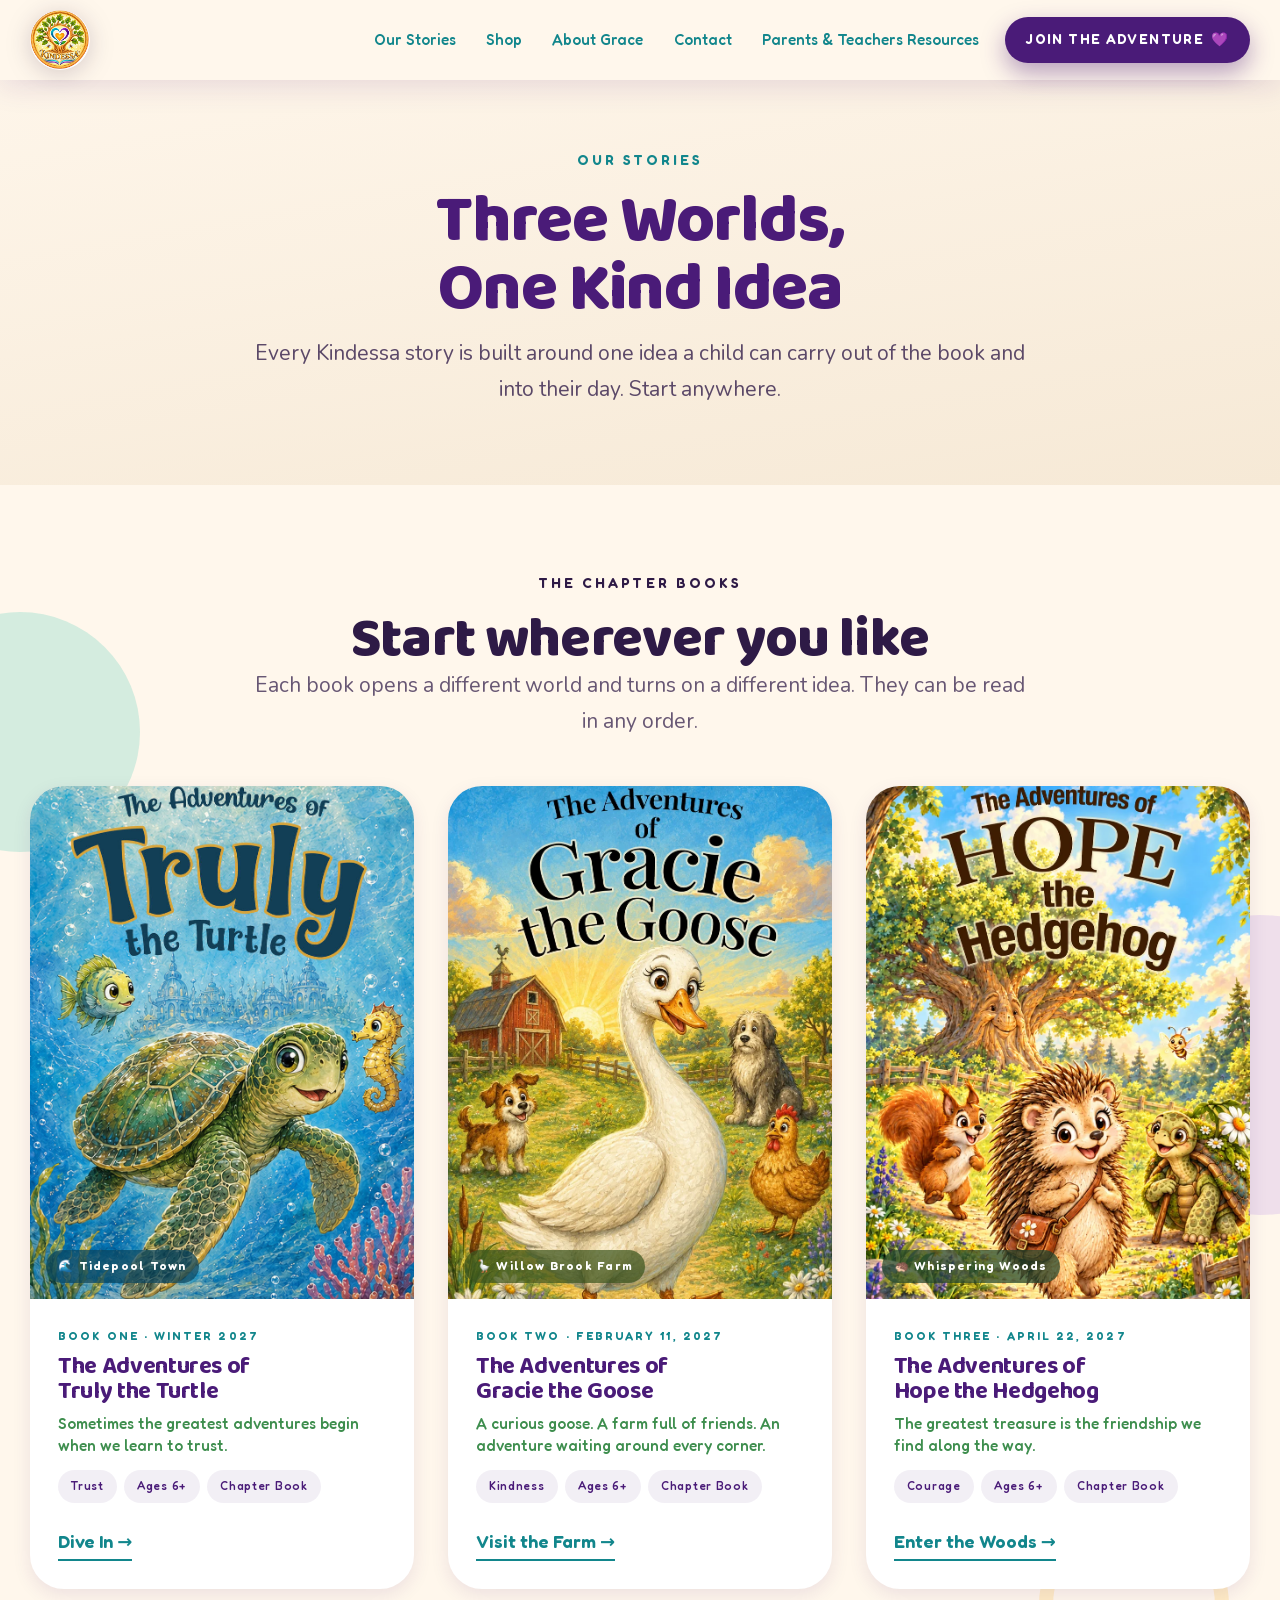
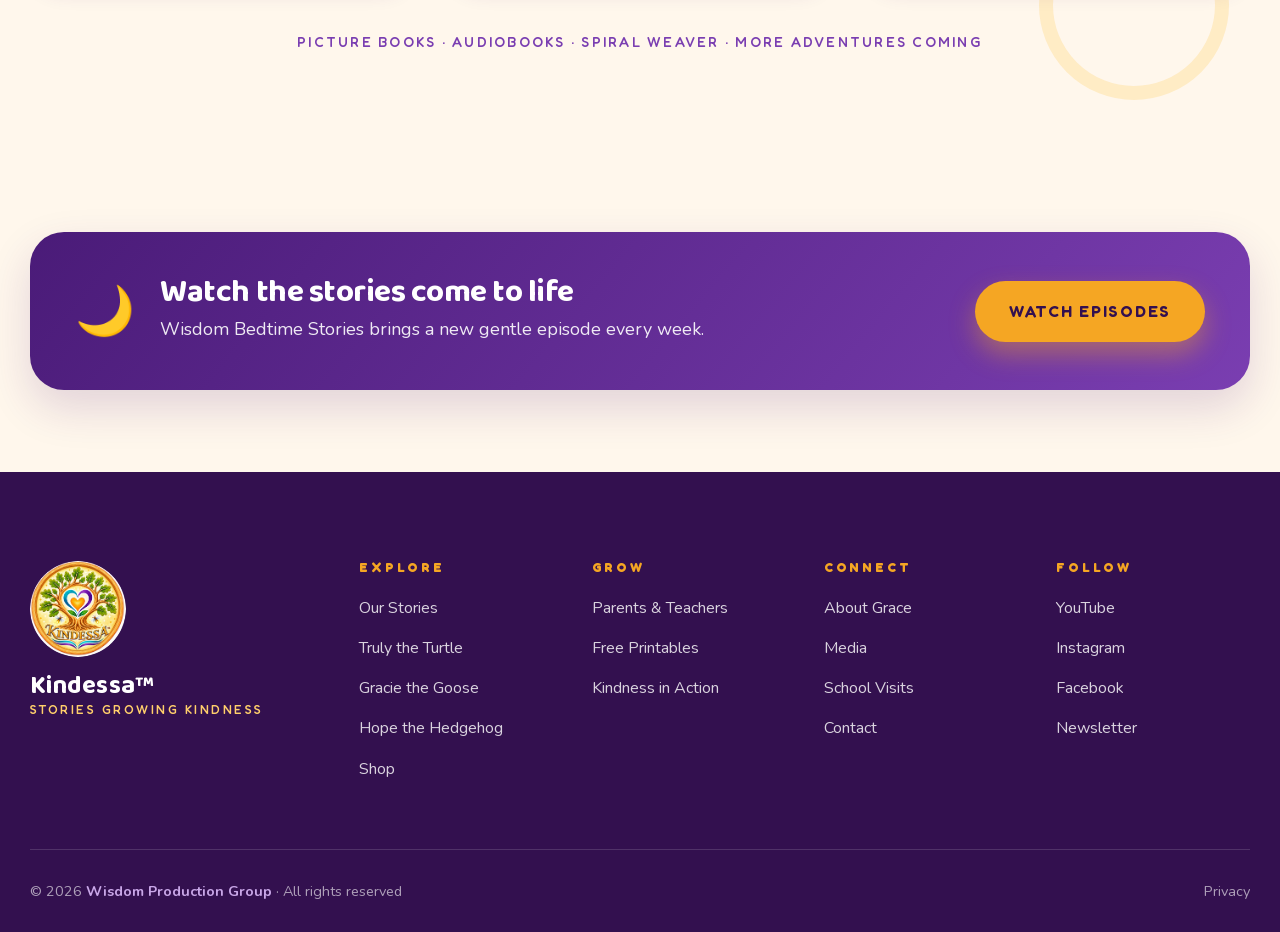
<file: stories.html>
<!DOCTYPE html>
<html lang="en">
<head>
<meta charset="utf-8" />
<meta name="viewport" content="width=device-width, initial-scale=1" />
<title>Our Stories | Kindessa™</title>
<meta name="description" content="The Kindessa books and the worlds they live in. Meet Truly the Turtle in Tidepool Town, Gracie the Goose at Willow Brook Farm and Hope the Hedgehog in Whispering Woods." />
<link rel="icon" href="assets/web/symbol.webp" />
<link rel="preload" href="assets/fonts/baloo-2-800-latin.woff2" as="font" type="font/woff2" crossorigin>
<link rel="preload" href="assets/fonts/nunito-400-latin.woff2" as="font" type="font/woff2" crossorigin>
<link rel="stylesheet" href="assets/fonts/fonts.css">
<link rel="stylesheet" href="assets/web/site.css" />
</head>
<body>

<!-- ============================ HEADER ============================ -->
<header class="header scrolled" id="header" data-solid>
  <div class="wrap-wide header-inner">
    <a class="brand" href="index.html" aria-label="Kindessa home">
      <img src="assets/web/kindessa-logo.webp" alt="Kindessa" width="900" height="900" />
    </a>

    <nav class="nav" aria-label="Main">
      <div class="nav-group">
        <a href="stories.html">Our Stories</a>
        <div class="nav-drop">
          <a href="truly.html">Truly the Turtle</a>
          <a href="gracie.html">Gracie the Goose</a>
          <a href="hope.html">Hope the Hedgehog</a>
          <a href="bedtime.html">Wisdom Bedtime Stories</a>
        </div>
      </div>
      <a href="shop.html">Shop</a>
      <a href="about.html">About Grace</a>
      <a href="contact.html">Contact</a>
      <a href="parents.html">Parents &amp; Teachers Resources</a>
    </nav>

    <div class="header-cta">
      <a class="btn-join" href="index.html#join">Join the Adventure <span class="heart-mini">💜</span></a>
      <button class="burger" id="burger" aria-label="Open menu" aria-expanded="false" aria-controls="mobileNav"><span></span></button>
    </div>
  </div>
</header>

<nav class="mobile-nav" id="mobileNav" aria-label="Mobile">
  <a href="stories.html">Our Stories</a>
  <a class="sub" href="truly.html">Truly the Turtle</a>
  <a class="sub" href="gracie.html">Gracie the Goose</a>
  <a class="sub" href="hope.html">Hope the Hedgehog</a>
  <a class="sub" href="bedtime.html">Wisdom Bedtime Stories</a>
  <a href="shop.html">Shop</a>
  <a href="about.html">About Grace</a>
  <a href="contact.html">Contact</a>
  <a href="parents.html">Parents &amp; Teachers Resources</a>
  <a class="btn btn-purple" href="index.html#join">Join the Adventure 💜</a>
</nav>


<section class="pagehead ">
  <div class="wrap">
    <span class="eyebrow">Our Stories</span>
    <h1>Three Worlds,<br>One Kind Idea</h1>
    <p class="lede">Every Kindessa story is built around one idea a child can carry out of the book and into their day. Start anywhere.</p>
  </div>
</section>


<section class="sec has-deco">
  <div class="blobs" aria-hidden="true">
    <span class="blob c-seafoam" style="width:240px;height:240px;left:-100px;top:10%;opacity:.38"></span>
    <span class="blob c-lavender" style="width:300px;height:300px;right:-130px;top:34%;opacity:.3;animation-delay:-6s"></span>
    <span class="blob ring c-gold" style="width:190px;height:190px;right:4%;bottom:4%;animation-delay:-5s"></span>
  </div>
  <div class="wrap">

    <div class="sec-head center reveal">
      <span class="eyebrow">The Chapter Books</span>
      <h2 class="h-2">Start wherever you like</h2>
      <p class="lede muted" style="margin-inline:auto">Each book opens a different world and turns on a different idea. They can be read in any order.</p>
    </div>


    <div class="storycards">

      <article class="storycard ocean reveal">
        <a class="sc-cover" href="truly.html" aria-label="The Adventures of Truly the Turtle">
          <img src="assets/web/truly-cover.jpg" alt="Cover of The Adventures of Truly the Turtle" />
          <span class="sc-world">🌊 Tidepool Town</span>
        </a>
        <div class="sc-body">
          <p class="sc-kicker">Book One · Winter 2027</p>
          <h3><a href="truly.html">The Adventures of<br>Truly the Turtle</a></h3>
          <p class="sc-tagline">Sometimes the greatest adventures begin when we learn to trust.</p>
          <div class="sc-chips">
            <span class="chip">Trust</span><span class="chip">Ages 6+</span><span class="chip">Chapter Book</span>
          </div>
          <a class="link-arrow" href="truly.html">Dive In →</a>
        </div>
      </article>

      <article class="storycard farm reveal d1">
        <a class="sc-cover" href="gracie.html" aria-label="The Adventures of Gracie the Goose">
          <img src="assets/web/gracie-cover.webp" alt="Cover of The Adventures of Gracie the Goose" />
          <span class="sc-world">🪿 Willow Brook Farm</span>
        </a>
        <div class="sc-body">
          <p class="sc-kicker">Book Two · February 11, 2027</p>
          <h3><a href="gracie.html">The Adventures of<br>Gracie the Goose</a></h3>
          <p class="sc-tagline">A curious goose. A farm full of friends. An adventure waiting around every corner.</p>
          <div class="sc-chips">
            <span class="chip">Kindness</span><span class="chip">Ages 6+</span><span class="chip">Chapter Book</span>
          </div>
          <a class="link-arrow" href="gracie.html">Visit the Farm →</a>
        </div>
      </article>

      <article class="storycard forest reveal d2">
        <a class="sc-cover" href="hope.html" aria-label="The Adventures of Hope the Hedgehog">
          <img src="assets/web/hope-cover.webp" alt="Cover of The Adventures of Hope the Hedgehog" />
          <span class="sc-world">🦔 Whispering Woods</span>
        </a>
        <div class="sc-body">
          <p class="sc-kicker">Book Three · April 22, 2027</p>
          <h3><a href="hope.html">The Adventures of<br>Hope the Hedgehog</a></h3>
          <p class="sc-tagline">The greatest treasure is the friendship we find along the way.</p>
          <div class="sc-chips">
            <span class="chip">Courage</span><span class="chip">Ages 6+</span><span class="chip">Chapter Book</span>
          </div>
          <a class="link-arrow" href="hope.html">Enter the Woods →</a>
        </div>
      </article>

    </div>
    <p class="shop-note reveal">Picture Books · Audiobooks · Spiral Weaver · More Adventures Coming</p>
  </div>
</section>

<section class="sec">
  <div class="wrap">
    <div class="nextbook reveal">
      <span class="nb-ico">🌙</span>
      <div>
        <h3>Watch the stories come to life</h3>
        <p>Wisdom Bedtime Stories brings a new gentle episode every week.</p>
      </div>
      <a class="btn btn-gold" href="bedtime.html">Watch Episodes</a>
    </div>
  </div>
</section>

<!-- ============================ FOOTER ============================ -->
<footer class="footer">
  <div class="wrap">
    <div class="footer-top">
      <div class="footer-brand">
        <img src="assets/web/kindessa-logo.webp" alt="Kindessa" />
        <h3>Kindessa™</h3>
        <p class="tag">Stories Growing Kindness</p>
      </div>

      <div>
        <h4>Explore</h4>
        <ul><li><a href="stories.html">Our Stories</a></li><li><a href="truly.html">Truly the Turtle</a></li><li><a href="gracie.html">Gracie the Goose</a></li><li><a href="hope.html">Hope the Hedgehog</a></li><li><a href="shop.html">Shop</a></li></ul>
      </div>
      <div>
        <h4>Grow</h4>
        <ul><li><a href="parents.html">Parents &amp; Teachers</a></li><li><a href="parents.html#downloads">Free Printables</a></li><li><a href="index.html#kindness">Kindness in Action</a></li></ul>
      </div>
      <div>
        <h4>Connect</h4>
        <ul><li><a href="about.html">About Grace</a></li><li><a href="contact.html#media">Media</a></li><li><a href="contact.html#visits">School Visits</a></li><li><a href="contact.html">Contact</a></li></ul>
      </div>
      <div>
        <h4>Follow</h4>
        <ul><li><a href="https://www.youtube.com/@WisdomBedtimeStories" target="_blank" rel="noopener">YouTube</a></li><li><a href="https://www.instagram.com/kindessaworld/" target="_blank" rel="noopener">Instagram</a></li><li><a href="https://www.facebook.com/profile.php?id=61596256731032" target="_blank" rel="noopener">Facebook</a></li><li><a href="index.html#join">Newsletter</a></li></ul>
      </div>
    </div>

    <div class="footer-bottom">
      <p style="margin:0">© 2026 <strong>Wisdom Production Group</strong> · All rights reserved</p>
      <nav class="footer-legal" aria-label="Legal">
        <a href="privacy.html">Privacy</a>
      </nav>
    </div>
  </div>
</footer>

<script src="assets/web/site.js"></script>
</body>
</html>
</file>
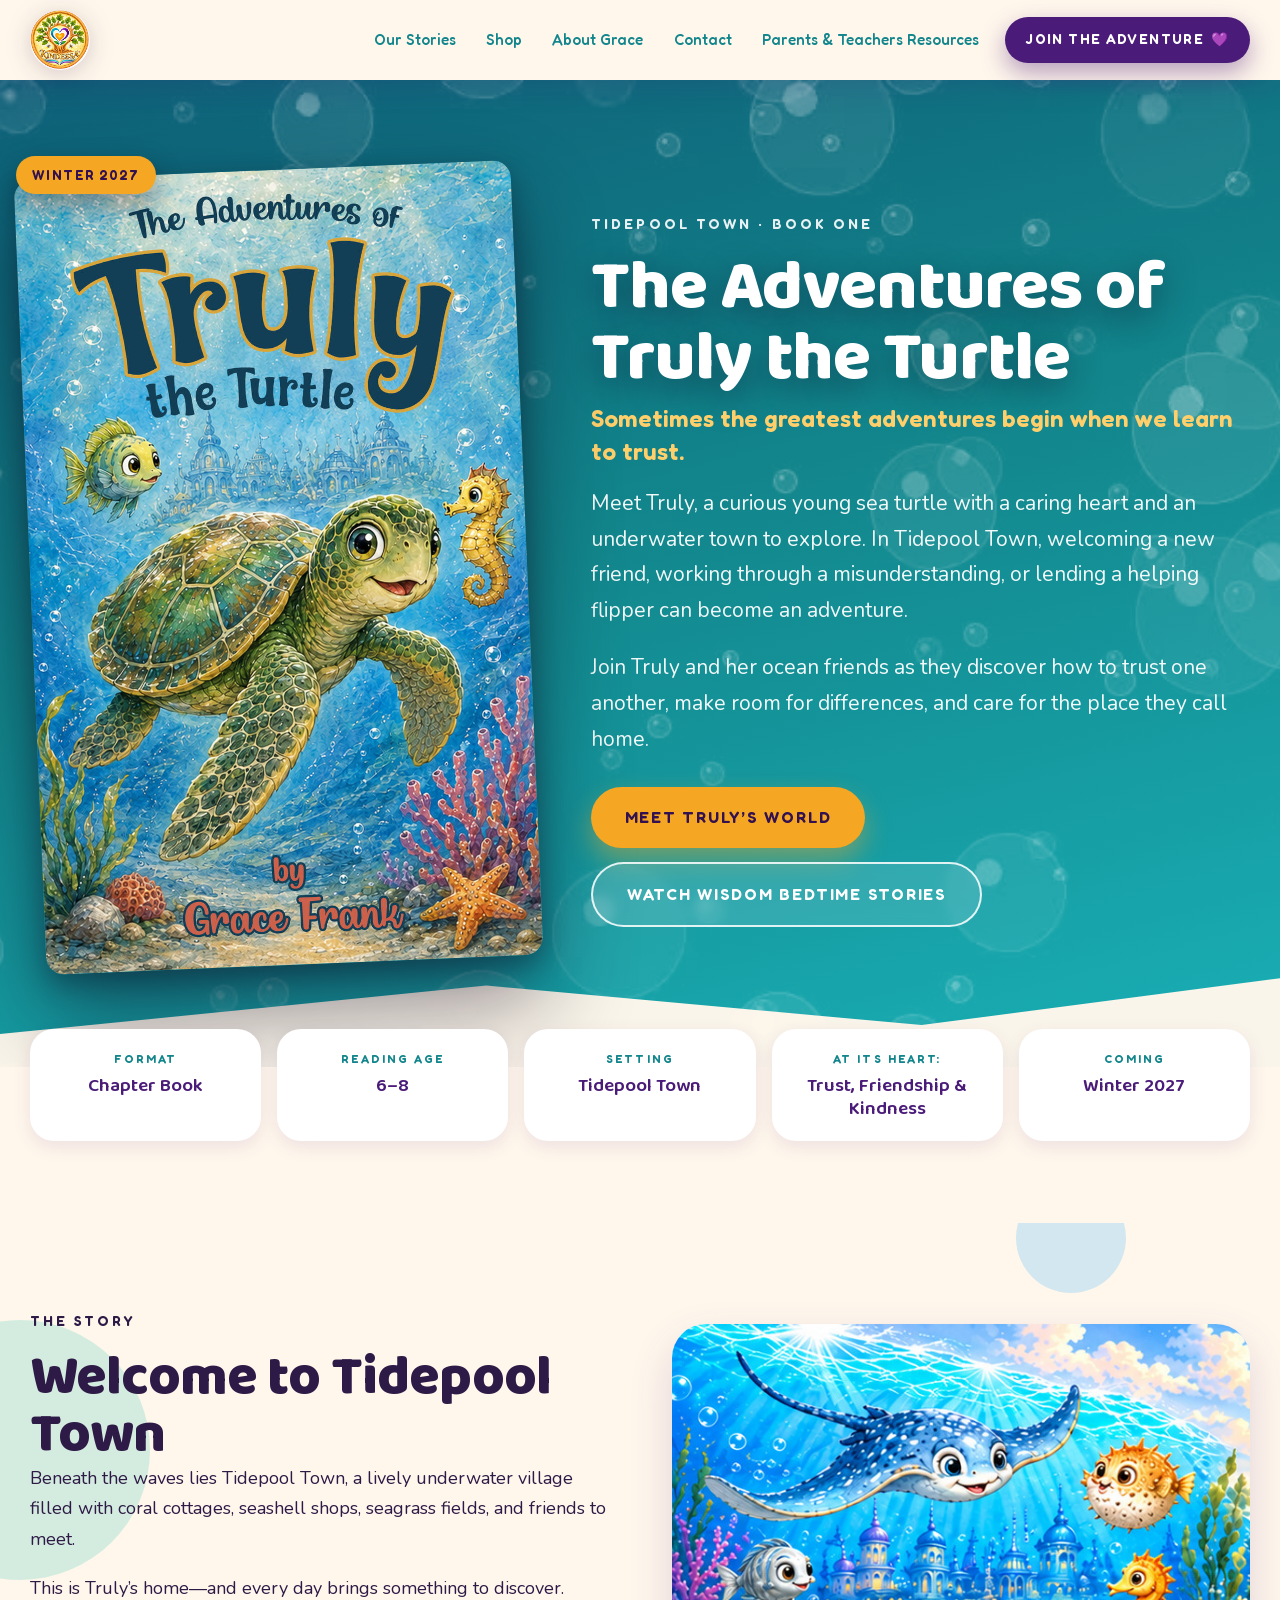
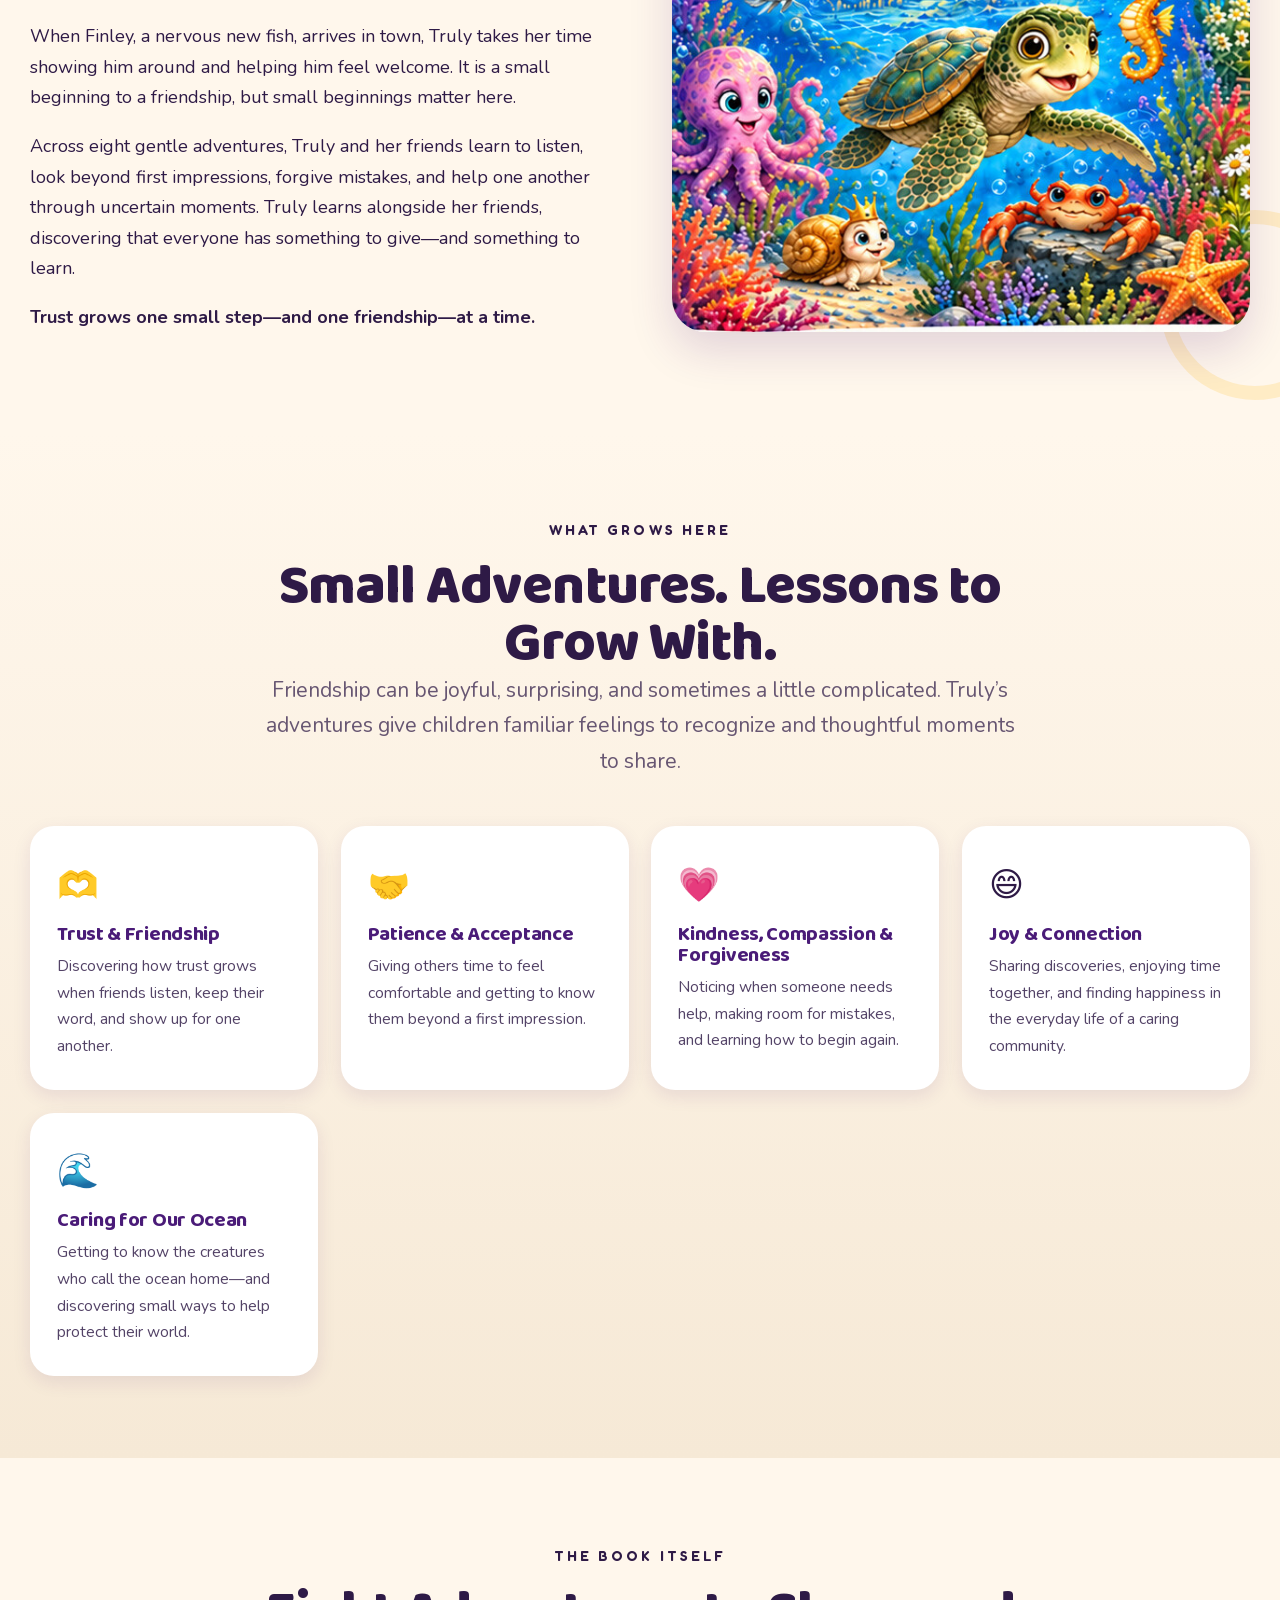
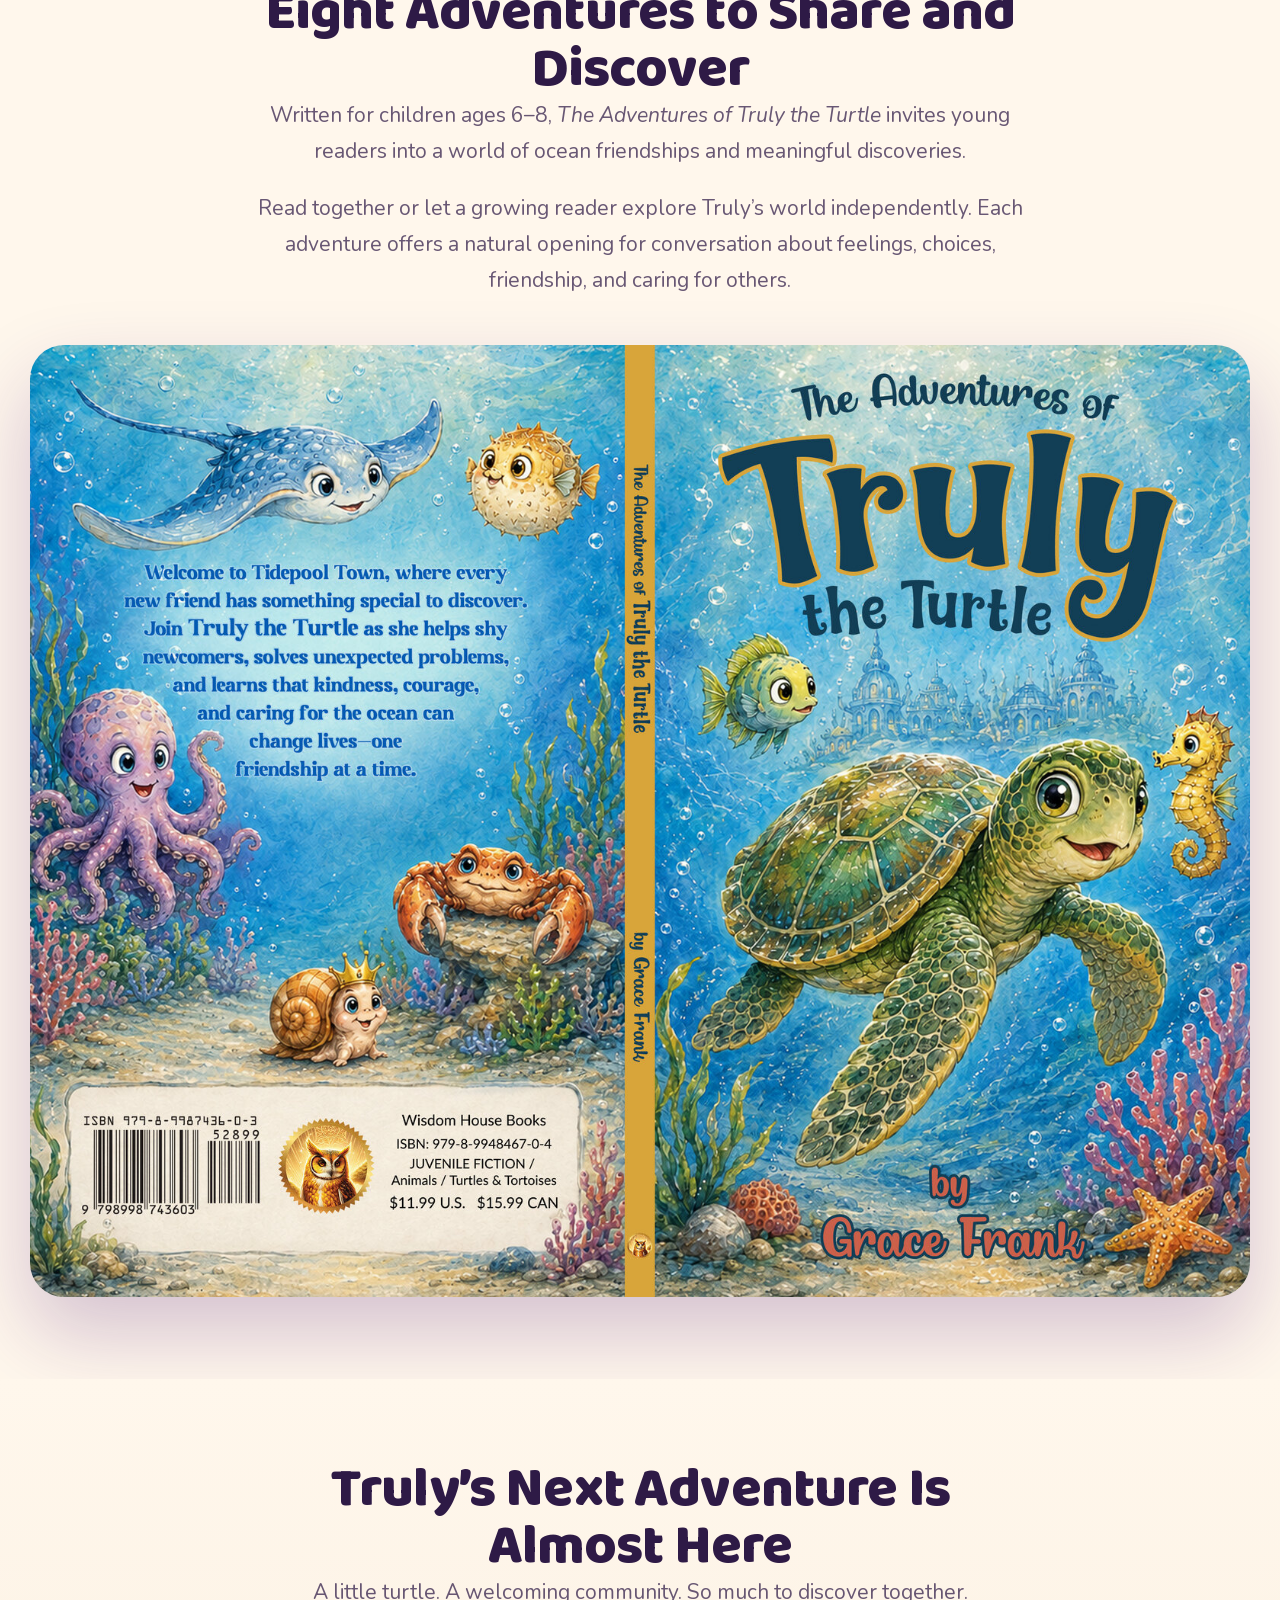
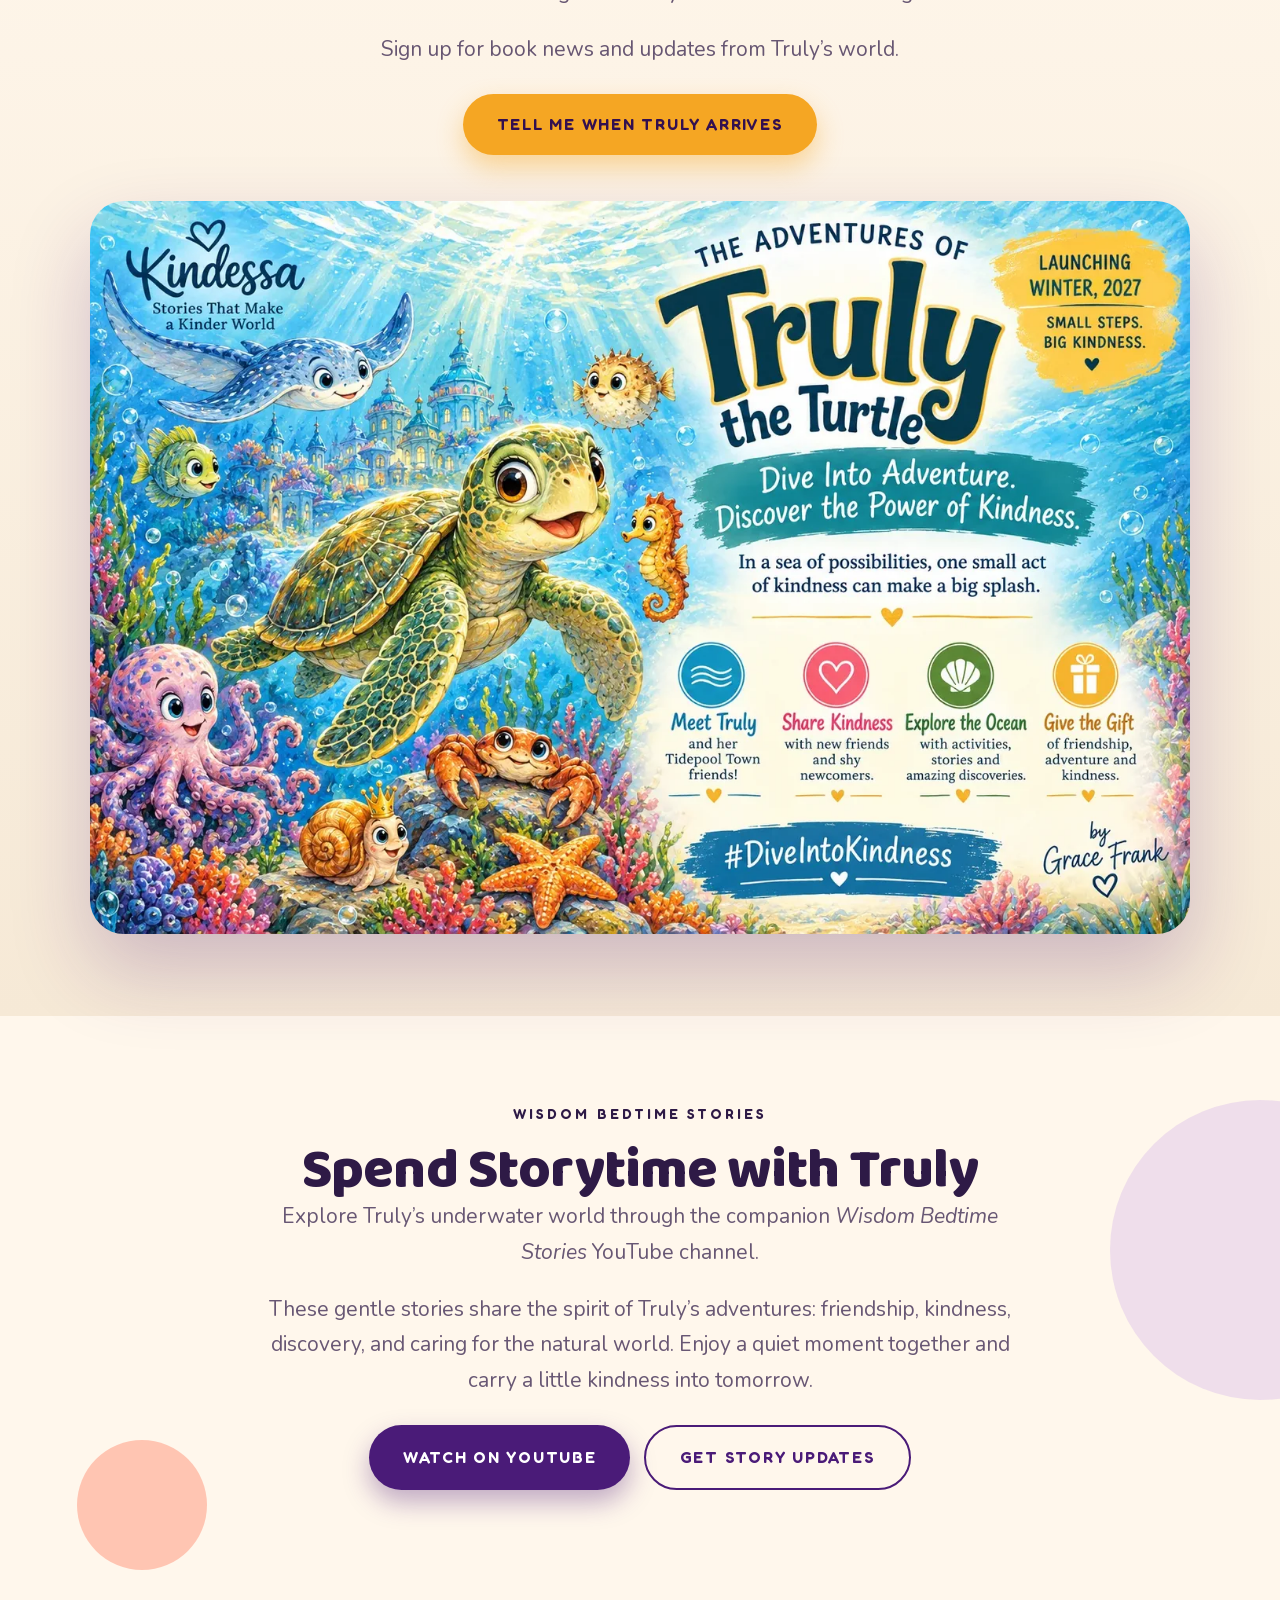
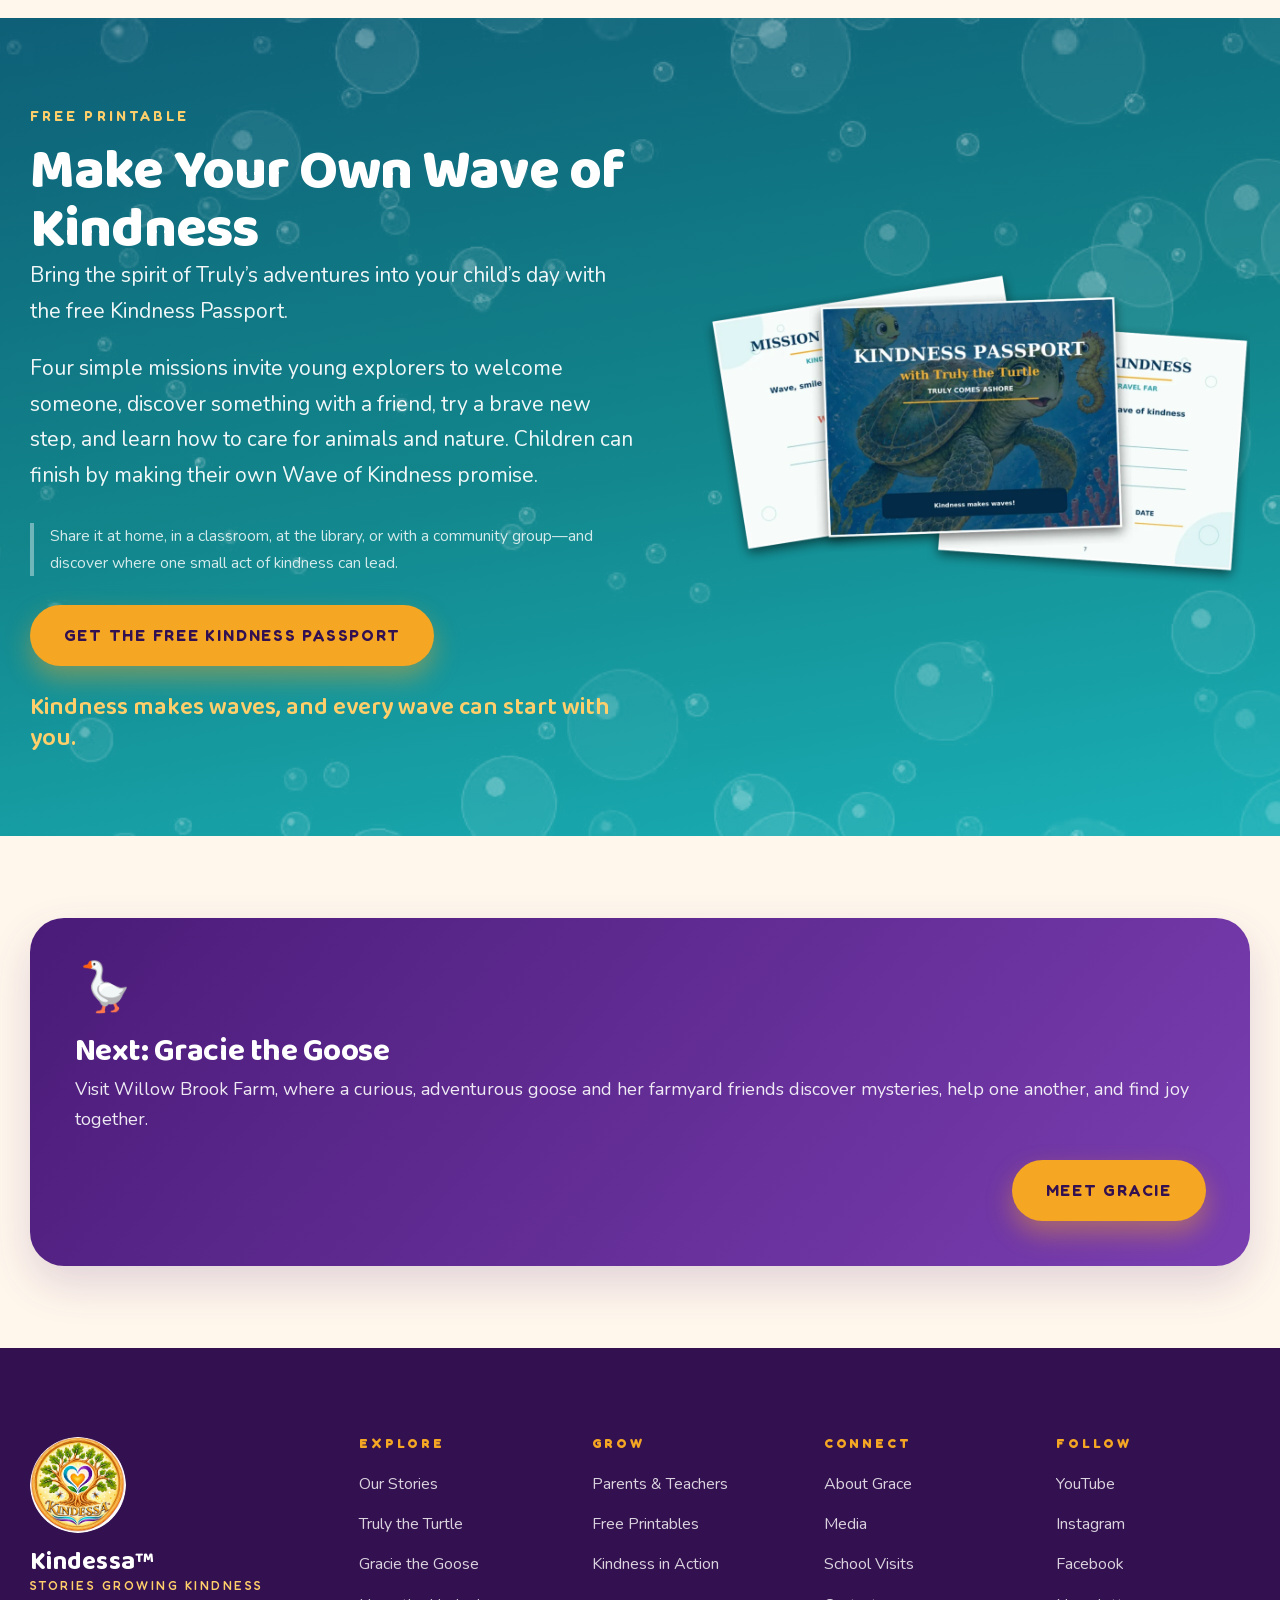
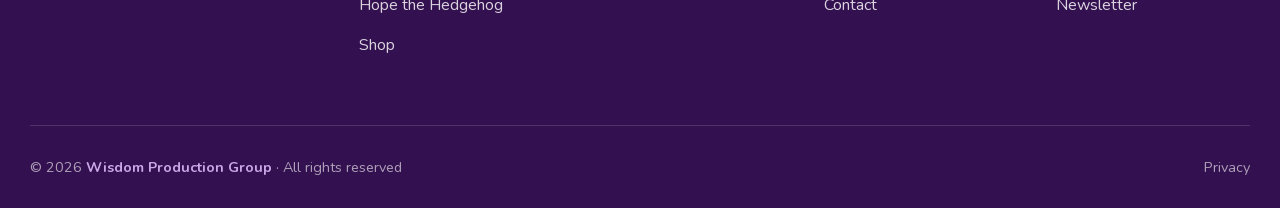
<file: truly.html>
<!DOCTYPE html>
<html lang="en">
<head>
<meta charset="utf-8" />
<meta name="viewport" content="width=device-width, initial-scale=1" />
<title>The Adventures of Truly the Turtle | Kindessa™</title>
<meta name="description" content="The Adventures of Truly the Turtle by Grace Frank. A chapter book for ages 6–8 set in Tidepool Town, where trust grows one small step and one friendship at a time." />
<link rel="icon" href="assets/web/symbol.webp" />
<link rel="preload" href="assets/fonts/baloo-2-800-latin.woff2" as="font" type="font/woff2" crossorigin>
<link rel="preload" href="assets/fonts/nunito-400-latin.woff2" as="font" type="font/woff2" crossorigin>
<link rel="stylesheet" href="assets/fonts/fonts.css">
<link rel="stylesheet" href="assets/web/site.css" />
</head>
<body>

<!-- ============================ HEADER ============================ -->
<header class="header scrolled" id="header" data-solid>
  <div class="wrap-wide header-inner">
    <a class="brand" href="index.html#top" aria-label="Kindessa home">
      <img src="assets/web/kindessa-logo.webp" alt="Kindessa" width="900" height="900" />
    </a>

    <nav class="nav" aria-label="Main">
      <div class="nav-group">
        <a href="stories.html">Our Stories</a>
        <div class="nav-drop">
          <a href="truly.html">Truly the Turtle</a>
          <a href="gracie.html">Gracie the Goose</a>
          <a href="hope.html">Hope the Hedgehog</a>
          <a href="bedtime.html">Wisdom Bedtime Stories</a>
        </div>
      </div>
      <a href="shop.html">Shop</a>
      <a href="about.html">About Grace</a>
      <a href="contact.html">Contact</a>
      <a href="parents.html">Parents &amp; Teachers Resources</a>
    </nav>

    <div class="header-cta">
      <a class="btn-join" href="index.html#join">Join the Adventure <span class="heart-mini">💜</span></a>
      <button class="burger" id="burger" aria-label="Open menu" aria-expanded="false" aria-controls="mobileNav"><span></span></button>
    </div>
  </div>
</header>

<nav class="mobile-nav" id="mobileNav" aria-label="Mobile">
  <a href="stories.html">Our Stories</a>
  <a class="sub" href="truly.html">Truly the Turtle</a>
  <a class="sub" href="gracie.html">Gracie the Goose</a>
  <a class="sub" href="hope.html">Hope the Hedgehog</a>
  <a class="sub" href="bedtime.html">Wisdom Bedtime Stories</a>
  <a href="shop.html">Shop</a>
  <a href="about.html">About Grace</a>
  <a href="contact.html">Contact</a>
  <a href="parents.html">Parents &amp; Teachers Resources</a>
  <a class="btn btn-purple" href="index.html#join">Join the Adventure 💜</a>
</nav>

<main class="bookpage" id="top">

<!-- ============================ BOOK HERO ============================ -->
<section class="bhero ocean">
  <video class="bubbles-video" autoplay muted loop playsinline aria-hidden="true" poster="assets/web/bubbles-poster.jpg">
    <source src="assets/web/bubbles.mp4" type="video/mp4" />
  </video>
  <div class="wrap bhero-inner">

    <div class="bcover reveal">
      <span class="bcover-badge">Winter 2027</span>
      <div class="bcover-inner">
        <img src="assets/web/truly-cover.jpg" alt="Cover of The Adventures of Truly the Turtle by Grace Frank" width="884" height="1400" />
      </div>
    </div>

    <div class="bhero-copy reveal d1">
      <span class="eyebrow">Tidepool Town · Book One</span>
      <h1>The Adventures of<br>Truly the Turtle</h1>
      <p class="bhero-tagline">Sometimes the greatest adventures begin when we learn to trust.</p>
      <p class="lede">Meet Truly, a curious young sea turtle with a caring heart and an underwater town to explore. In Tidepool Town, welcoming a new friend, working through a misunderstanding, or lending a helping flipper can become an adventure.</p>
      <p class="lede">Join Truly and her ocean friends as they discover how to trust one another, make room for differences, and care for the place they call home.</p>
      <div class="bhero-btns">
        <a class="btn btn-gold" href="#story">Meet Truly’s World</a>
        <a class="btn btn-ghost-light" href="bedtime.html">Watch Wisdom Bedtime Stories</a>
      </div>
    </div>

  </div>
</section>

<!-- ============================ FACTS ============================ -->
<section class="sec" style="padding-top:0">
  <div class="wrap">
    <dl class="bfacts reveal">
      <div class="bfact"><dt>Format</dt><dd>Chapter Book</dd></div>
      <div class="bfact"><dt>Reading Age</dt><dd>6–8</dd></div>
      <div class="bfact"><dt>Setting</dt><dd>Tidepool Town</dd></div>
      <div class="bfact"><dt>At Its Heart:</dt><dd>Trust, Friendship &amp; Kindness</dd></div>
      <div class="bfact"><dt>Coming</dt><dd>Winter 2027</dd></div>
    </dl>
  </div>
</section>

<!-- ============================ THE STORY ============================ -->
<section class="sec has-deco" id="story">
  <div class="blobs" aria-hidden="true">
    <span class="blob c-seafoam" style="width:260px;height:260px;left:-110px;top:12%;opacity:.38"></span>
    <span class="blob ring c-gold" style="width:190px;height:190px;right:-70px;bottom:4%;animation-delay:-5s"></span>
    <span class="blob c-sky" style="width:110px;height:110px;right:12%;top:-40px;opacity:.34;animation-delay:-9s"></span>
  </div>
  <div class="wrap">
    <div class="bsplit">
      <div class="reveal">
        <span class="eyebrow">The Story</span>
        <h2 class="h-2">Welcome to Tidepool Town</h2>
        <p>Beneath the waves lies Tidepool Town, a lively underwater village filled with coral cottages, seashell shops, seagrass fields, and friends to meet.</p>
        <p>This is Truly’s home—and every day brings something to discover.</p>
        <p>When Finley, a nervous new fish, arrives in town, Truly takes her time showing him around and helping him feel welcome. It is a small beginning to a friendship, but small beginnings matter here.</p>
        <p>Across eight gentle adventures, Truly and her friends learn to listen, look beyond first impressions, forgive mistakes, and help one another through uncertain moments. Truly learns alongside her friends, discovering that everyone has something to give—and something to learn.</p>
        <p><b>Trust grows one small step—and one friendship—at a time.</b></p>
      </div>
      <div class="reveal d1">
        <div class="round">
          <img src="assets/web/world-ocean.jpg" alt="Tidepool Town, where Truly the Turtle swims past the coral city with Finley the fish, a manta ray, an octopus and a crowned snail" />
        </div>
      </div>
    </div>
  </div>
</section>

<!-- ============================ THEMES ============================ -->
<section class="sec" style="background:linear-gradient(180deg,var(--cream),var(--cream-deep))" id="themes">
  <div class="wrap">
    <div class="sec-head center reveal">
      <span class="eyebrow">What Grows Here</span>
      <h2 class="h-2">Small Adventures. Lessons to Grow With.</h2>
      <p class="lede muted" style="margin-inline:auto">Friendship can be joyful, surprising, and sometimes a little complicated. Truly’s adventures give children familiar feelings to recognize and thoughtful moments to share.</p>
    </div>

    <div class="themes">
      <article class="theme reveal">
        <span class="ico">🫶</span>
        <h3>Trust &amp; Friendship</h3>
        <p>Discovering how trust grows when friends listen, keep their word, and show up for one another.</p>
      </article>
      <article class="theme reveal d1">
        <span class="ico">🤝</span>
        <h3>Patience &amp; Acceptance</h3>
        <p>Giving others time to feel comfortable and getting to know them beyond a first impression.</p>
      </article>
      <article class="theme reveal d2">
        <span class="ico">💗</span>
        <h3>Kindness, Compassion &amp; Forgiveness</h3>
        <p>Noticing when someone needs help, making room for mistakes, and learning how to begin again.</p>
      </article>
      <article class="theme reveal d3">
        <span class="ico">😄</span>
        <h3>Joy &amp; Connection</h3>
        <p>Sharing discoveries, enjoying time together, and finding happiness in the everyday life of a caring community.</p>
      </article>
      <article class="theme reveal d4">
        <span class="ico">🌊</span>
        <h3>Caring for Our Ocean</h3>
        <p>Getting to know the creatures who call the ocean home—and discovering small ways to help protect their world.</p>
      </article>
    </div>
  </div>
</section>

<!-- ============================ INSIDE ============================ -->
<section class="sec" id="inside">
  <div class="wrap">
    <div class="sec-head center reveal">
      <span class="eyebrow">The Book Itself</span>
      <h2 class="h-2">Eight Adventures to Share and Discover</h2>
      <p class="lede muted" style="margin-inline:auto">Written for children ages 6–8, <i>The Adventures of Truly the Turtle</i> invites young readers into a world of ocean friendships and meaningful discoveries.</p>
      <p class="lede muted" style="margin-inline:auto">Read together or let a growing reader explore Truly’s world independently. Each adventure offers a natural opening for conversation about feelings, choices, friendship, and caring for others.</p>
    </div>
    <div class="spread reveal">
      <img src="assets/web/truly-spread.jpg" alt="The full cover of The Adventures of Truly the Turtle, showing the back cover, spine and front cover" width="1600" height="1249" />
    </div>
  </div>
</section>

<!-- ============================ POSTER ============================ -->
<section class="poster sec" id="poster">
  <div class="wrap">
    <div class="sec-head center reveal">
      <h2 class="h-2">Truly’s Next Adventure Is Almost Here</h2>
      <p class="lede muted" style="margin-inline:auto">A little turtle. A welcoming community. So much to discover together.</p>
      <p class="lede muted" style="margin-inline:auto">Sign up for book news and updates from Truly’s world.</p>
      <div class="bhero-btns" style="justify-content:center;margin-top:1.6rem">
        <a class="btn btn-gold" href="index.html#join">Tell Me When Truly Arrives</a>
      </div>
    </div>
    <div class="poster-frame reveal d1">
      <img src="assets/web/banner-truly.webp" alt="Launch poster for The Adventures of Truly the Turtle, launching Winter 2027" width="1400" height="933" loading="lazy" />
    </div>
  </div>
</section>

<!-- ============================ EPISODES ============================ -->
<section class="sec has-deco" id="episodes">
  <div class="blobs" aria-hidden="true">
    <span class="blob c-lavender" style="width:300px;height:300px;right:-130px;top:14%;opacity:.3"></span>
    <span class="blob c-coral" style="width:130px;height:130px;left:6%;bottom:8%;opacity:.4;animation-delay:-7s"></span>
  </div>
  <div class="wrap">
    <div class="sec-head center reveal">
      <span class="eyebrow">Wisdom Bedtime Stories</span>
      <h2 class="h-2">Spend Storytime with Truly</h2>
      <p class="lede muted" style="margin-inline:auto">Explore Truly’s underwater world through the companion <i>Wisdom Bedtime Stories</i> YouTube channel.</p>
      <p class="lede muted" style="margin-inline:auto">These gentle stories share the spirit of Truly’s adventures: friendship, kindness, discovery, and caring for the natural world. Enjoy a quiet moment together and carry a little kindness into tomorrow.</p>
      <div class="bhero-btns" style="justify-content:center;margin-top:1.6rem">
        <a class="btn btn-purple" href="https://www.youtube.com/@WisdomBedtimeStories">Watch on YouTube</a>
        <a class="btn btn-ghost" href="index.html#join">Get Story Updates</a>
      </div>
    </div>
  </div>
</section>

<!-- ============================ KINDNESS PASSPORT ============================ -->
<section class="passport sec" id="passport">
  <video class="bubbles-video" autoplay muted loop playsinline aria-hidden="true" poster="assets/web/bubbles-poster.jpg">
    <source src="assets/web/bubbles.mp4" type="video/mp4" />
  </video>
  <div class="wrap passport-grid">

    <div class="reveal">
      <span class="eyebrow">Free Printable</span>
      <h2 class="h-2">Make Your Own Wave of Kindness</h2>
      <p class="lede">Bring the spirit of Truly’s adventures into your child’s day with the free Kindness Passport.</p>
      <p class="lede">Four simple missions invite young explorers to welcome someone, discover something with a friend, try a brave new step, and learn how to care for animals and nature. Children can finish by making their own Wave of Kindness promise.</p>

      <p class="passport-note">Share it at home, in a classroom, at the library, or with a community group—and discover where one small act of kindness can lead.</p>

      <div class="passport-btns">
        <a class="btn btn-gold" href="index.html#join">Get the Free Kindness Passport</a>
      </div>

      <p class="passport-waves">Kindness makes waves, and every wave can start with you.</p>
    </div>

    <div class="passport-fan reveal d1">
      <img src="assets/web/passport-fan.webp" alt="Three pages from the Kindness Passport: the cover with Truly the Turtle, Mission 1 Welcome Wave, and the My Wave of Kindness promise page." width="1200" height="696" loading="lazy" />
    </div>

  </div>
</section>

<!-- ============================ NEXT BOOK ============================ -->
<section class="sec">
  <div class="wrap">
    <div class="nextbook reveal">
      <span class="nb-ico">🪿</span>
      <div>
        <h3>Next: Gracie the Goose</h3>
        <p>Visit Willow Brook Farm, where a curious, adventurous goose and her farmyard friends discover mysteries, help one another, and find joy together.</p>
      </div>
      <a class="btn btn-gold" href="gracie.html">Meet Gracie</a>
    </div>
  </div>
</section>

</main>

<!-- ============================ FOOTER ============================ -->
<footer class="footer">
  <div class="wrap">
    <div class="footer-top">
      <div class="footer-brand">
        <img src="assets/web/kindessa-logo.webp" alt="Kindessa" />
        <h3>Kindessa™</h3>
        <p class="tag">Stories Growing Kindness</p>
      </div>

      <div>
        <h4>Explore</h4>
        <ul><li><a href="stories.html">Our Stories</a></li><li><a href="truly.html">Truly the Turtle</a></li><li><a href="gracie.html">Gracie the Goose</a></li><li><a href="hope.html">Hope the Hedgehog</a></li><li><a href="shop.html">Shop</a></li></ul>
      </div>
      <div>
        <h4>Grow</h4>
        <ul><li><a href="parents.html">Parents &amp; Teachers</a></li><li><a href="parents.html#downloads">Free Printables</a></li><li><a href="index.html#kindness">Kindness in Action</a></li></ul>
      </div>
      <div>
        <h4>Connect</h4>
        <ul><li><a href="about.html">About Grace</a></li><li><a href="contact.html#media">Media</a></li><li><a href="contact.html#visits">School Visits</a></li><li><a href="contact.html">Contact</a></li></ul>
      </div>
      <div>
        <h4>Follow</h4>
        <ul><li><a href="https://www.youtube.com/@WisdomBedtimeStories" target="_blank" rel="noopener">YouTube</a></li><li><a href="https://www.instagram.com/kindessaworld/" target="_blank" rel="noopener">Instagram</a></li><li><a href="https://www.facebook.com/profile.php?id=61596256731032" target="_blank" rel="noopener">Facebook</a></li><li><a href="index.html#join">Newsletter</a></li></ul>
      </div>
    </div>

    <div class="footer-bottom">
      <p style="margin:0">© 2026 <strong>Wisdom Production Group</strong> · All rights reserved</p>
      <nav class="footer-legal" aria-label="Legal">
        <a href="privacy.html">Privacy</a>
      </nav>
    </div>
  </div>
</footer>

<script src="assets/web/site.js"></script>
</body>
</html>
</file>
<file: assets/fonts/fonts.css>
/* ============================================================
   KINDESSA self-hosted fonts
   Baloo 2, Fredoka and Nunito, latin and latin-ext only.
   Self hosted so the pages do not depend on fonts.googleapis.com
   being reachable, which also removes a third party request from
   the critical path. All three are Open Font License.
   ============================================================ */

@font-face {
  font-family: 'Baloo 2';
  font-style: normal;
  font-weight: 600;
  font-display: swap;
  src: url('baloo-2-600-latin-ext.woff2') format('woff2');
  unicode-range: U+0100-02BA, U+02BD-02C5, U+02C7-02CC, U+02CE-02D7, U+02DD-02FF, U+0304, U+0308, U+0329, U+1D00-1DBF, U+1E00-1E9F, U+1EF2-1EFF, U+2020, U+20A0-20AB, U+20AD-20C4, U+2113, U+2C60-2C7F, U+A720-A7FF;
}

@font-face {
  font-family: 'Baloo 2';
  font-style: normal;
  font-weight: 600;
  font-display: swap;
  src: url('baloo-2-600-latin.woff2') format('woff2');
  unicode-range: U+0000-00FF, U+0131, U+0152-0153, U+02BB-02BC, U+02C6, U+02DA, U+02DC, U+0304, U+0308, U+0329, U+2000-206F, U+20AC, U+2122, U+2191, U+2193, U+2212, U+2215, U+FEFF, U+FFFD;
}

@font-face {
  font-family: 'Baloo 2';
  font-style: normal;
  font-weight: 700;
  font-display: swap;
  src: url('baloo-2-700-latin-ext.woff2') format('woff2');
  unicode-range: U+0100-02BA, U+02BD-02C5, U+02C7-02CC, U+02CE-02D7, U+02DD-02FF, U+0304, U+0308, U+0329, U+1D00-1DBF, U+1E00-1E9F, U+1EF2-1EFF, U+2020, U+20A0-20AB, U+20AD-20C4, U+2113, U+2C60-2C7F, U+A720-A7FF;
}

@font-face {
  font-family: 'Baloo 2';
  font-style: normal;
  font-weight: 700;
  font-display: swap;
  src: url('baloo-2-700-latin.woff2') format('woff2');
  unicode-range: U+0000-00FF, U+0131, U+0152-0153, U+02BB-02BC, U+02C6, U+02DA, U+02DC, U+0304, U+0308, U+0329, U+2000-206F, U+20AC, U+2122, U+2191, U+2193, U+2212, U+2215, U+FEFF, U+FFFD;
}

@font-face {
  font-family: 'Baloo 2';
  font-style: normal;
  font-weight: 800;
  font-display: swap;
  src: url('baloo-2-800-latin-ext.woff2') format('woff2');
  unicode-range: U+0100-02BA, U+02BD-02C5, U+02C7-02CC, U+02CE-02D7, U+02DD-02FF, U+0304, U+0308, U+0329, U+1D00-1DBF, U+1E00-1E9F, U+1EF2-1EFF, U+2020, U+20A0-20AB, U+20AD-20C4, U+2113, U+2C60-2C7F, U+A720-A7FF;
}

@font-face {
  font-family: 'Baloo 2';
  font-style: normal;
  font-weight: 800;
  font-display: swap;
  src: url('baloo-2-800-latin.woff2') format('woff2');
  unicode-range: U+0000-00FF, U+0131, U+0152-0153, U+02BB-02BC, U+02C6, U+02DA, U+02DC, U+0304, U+0308, U+0329, U+2000-206F, U+20AC, U+2122, U+2191, U+2193, U+2212, U+2215, U+FEFF, U+FFFD;
}

@font-face {
  font-family: 'Fredoka';
  font-style: normal;
  font-weight: 500;
  font-stretch: 100%;
  font-display: swap;
  src: url('fredoka-500-latin-ext.woff2') format('woff2');
  unicode-range: U+0100-02BA, U+02BD-02C5, U+02C7-02CC, U+02CE-02D7, U+02DD-02FF, U+0304, U+0308, U+0329, U+1D00-1DBF, U+1E00-1E9F, U+1EF2-1EFF, U+2020, U+20A0-20AB, U+20AD-20C4, U+2113, U+2C60-2C7F, U+A720-A7FF;
}

@font-face {
  font-family: 'Fredoka';
  font-style: normal;
  font-weight: 500;
  font-stretch: 100%;
  font-display: swap;
  src: url('fredoka-500-latin.woff2') format('woff2');
  unicode-range: U+0000-00FF, U+0131, U+0152-0153, U+02BB-02BC, U+02C6, U+02DA, U+02DC, U+0304, U+0308, U+0329, U+2000-206F, U+20AC, U+2122, U+2191, U+2193, U+2212, U+2215, U+FEFF, U+FFFD;
}

@font-face {
  font-family: 'Fredoka';
  font-style: normal;
  font-weight: 600;
  font-stretch: 100%;
  font-display: swap;
  src: url('fredoka-600-latin-ext.woff2') format('woff2');
  unicode-range: U+0100-02BA, U+02BD-02C5, U+02C7-02CC, U+02CE-02D7, U+02DD-02FF, U+0304, U+0308, U+0329, U+1D00-1DBF, U+1E00-1E9F, U+1EF2-1EFF, U+2020, U+20A0-20AB, U+20AD-20C4, U+2113, U+2C60-2C7F, U+A720-A7FF;
}

@font-face {
  font-family: 'Fredoka';
  font-style: normal;
  font-weight: 600;
  font-stretch: 100%;
  font-display: swap;
  src: url('fredoka-600-latin.woff2') format('woff2');
  unicode-range: U+0000-00FF, U+0131, U+0152-0153, U+02BB-02BC, U+02C6, U+02DA, U+02DC, U+0304, U+0308, U+0329, U+2000-206F, U+20AC, U+2122, U+2191, U+2193, U+2212, U+2215, U+FEFF, U+FFFD;
}

@font-face {
  font-family: 'Fredoka';
  font-style: normal;
  font-weight: 700;
  font-stretch: 100%;
  font-display: swap;
  src: url('fredoka-700-latin-ext.woff2') format('woff2');
  unicode-range: U+0100-02BA, U+02BD-02C5, U+02C7-02CC, U+02CE-02D7, U+02DD-02FF, U+0304, U+0308, U+0329, U+1D00-1DBF, U+1E00-1E9F, U+1EF2-1EFF, U+2020, U+20A0-20AB, U+20AD-20C4, U+2113, U+2C60-2C7F, U+A720-A7FF;
}

@font-face {
  font-family: 'Fredoka';
  font-style: normal;
  font-weight: 700;
  font-stretch: 100%;
  font-display: swap;
  src: url('fredoka-700-latin.woff2') format('woff2');
  unicode-range: U+0000-00FF, U+0131, U+0152-0153, U+02BB-02BC, U+02C6, U+02DA, U+02DC, U+0304, U+0308, U+0329, U+2000-206F, U+20AC, U+2122, U+2191, U+2193, U+2212, U+2215, U+FEFF, U+FFFD;
}

@font-face {
  font-family: 'Nunito';
  font-style: italic;
  font-weight: 400;
  font-display: swap;
  src: url('nunito-400-italic-latin-ext.woff2') format('woff2');
  unicode-range: U+0100-02BA, U+02BD-02C5, U+02C7-02CC, U+02CE-02D7, U+02DD-02FF, U+0304, U+0308, U+0329, U+1D00-1DBF, U+1E00-1E9F, U+1EF2-1EFF, U+2020, U+20A0-20AB, U+20AD-20C4, U+2113, U+2C60-2C7F, U+A720-A7FF;
}

@font-face {
  font-family: 'Nunito';
  font-style: italic;
  font-weight: 400;
  font-display: swap;
  src: url('nunito-400-italic-latin.woff2') format('woff2');
  unicode-range: U+0000-00FF, U+0131, U+0152-0153, U+02BB-02BC, U+02C6, U+02DA, U+02DC, U+0304, U+0308, U+0329, U+2000-206F, U+20AC, U+2122, U+2191, U+2193, U+2212, U+2215, U+FEFF, U+FFFD;
}

@font-face {
  font-family: 'Nunito';
  font-style: normal;
  font-weight: 400;
  font-display: swap;
  src: url('nunito-400-latin-ext.woff2') format('woff2');
  unicode-range: U+0100-02BA, U+02BD-02C5, U+02C7-02CC, U+02CE-02D7, U+02DD-02FF, U+0304, U+0308, U+0329, U+1D00-1DBF, U+1E00-1E9F, U+1EF2-1EFF, U+2020, U+20A0-20AB, U+20AD-20C4, U+2113, U+2C60-2C7F, U+A720-A7FF;
}

@font-face {
  font-family: 'Nunito';
  font-style: normal;
  font-weight: 400;
  font-display: swap;
  src: url('nunito-400-latin.woff2') format('woff2');
  unicode-range: U+0000-00FF, U+0131, U+0152-0153, U+02BB-02BC, U+02C6, U+02DA, U+02DC, U+0304, U+0308, U+0329, U+2000-206F, U+20AC, U+2122, U+2191, U+2193, U+2212, U+2215, U+FEFF, U+FFFD;
}

@font-face {
  font-family: 'Nunito';
  font-style: normal;
  font-weight: 600;
  font-display: swap;
  src: url('nunito-600-latin-ext.woff2') format('woff2');
  unicode-range: U+0100-02BA, U+02BD-02C5, U+02C7-02CC, U+02CE-02D7, U+02DD-02FF, U+0304, U+0308, U+0329, U+1D00-1DBF, U+1E00-1E9F, U+1EF2-1EFF, U+2020, U+20A0-20AB, U+20AD-20C4, U+2113, U+2C60-2C7F, U+A720-A7FF;
}

@font-face {
  font-family: 'Nunito';
  font-style: normal;
  font-weight: 600;
  font-display: swap;
  src: url('nunito-600-latin.woff2') format('woff2');
  unicode-range: U+0000-00FF, U+0131, U+0152-0153, U+02BB-02BC, U+02C6, U+02DA, U+02DC, U+0304, U+0308, U+0329, U+2000-206F, U+20AC, U+2122, U+2191, U+2193, U+2212, U+2215, U+FEFF, U+FFFD;
}

@font-face {
  font-family: 'Nunito';
  font-style: normal;
  font-weight: 700;
  font-display: swap;
  src: url('nunito-700-latin-ext.woff2') format('woff2');
  unicode-range: U+0100-02BA, U+02BD-02C5, U+02C7-02CC, U+02CE-02D7, U+02DD-02FF, U+0304, U+0308, U+0329, U+1D00-1DBF, U+1E00-1E9F, U+1EF2-1EFF, U+2020, U+20A0-20AB, U+20AD-20C4, U+2113, U+2C60-2C7F, U+A720-A7FF;
}

@font-face {
  font-family: 'Nunito';
  font-style: normal;
  font-weight: 700;
  font-display: swap;
  src: url('nunito-700-latin.woff2') format('woff2');
  unicode-range: U+0000-00FF, U+0131, U+0152-0153, U+02BB-02BC, U+02C6, U+02DA, U+02DC, U+0304, U+0308, U+0329, U+2000-206F, U+20AC, U+2122, U+2191, U+2193, U+2212, U+2215, U+FEFF, U+FFFD;
}
</file>
<file: assets/web/site.css>
/* ============================================================
   KINDESSA™ shared stylesheet
   A Grace Frank Group company. Books by Grace Frank.
   Full Kindessa logo is used on the website; the bare icon is
   reserved for social profiles while clearance and filing complete.
   Visual system: Purple + Teal + Gold
   Pages: index.html, truly.html, gracie.html
   ============================================================ */

:root{
  --purple:#4A1B78;
  --purple-deep:#33104F;
  --purple-bright:#7A3EB1;
  --lavender:#C9A7E8;
  --teal:#12868C;
  --teal-bright:#19B0B6;
  --seafoam:#8FD9C8;
  --gold:#F5A623;
  --gold-light:#FFCF6B;
  --forest:#3E8E4E;
  --leaf:#7CC47F;
  --coral:#FF7A5C;
  --sky:#7EC8F5;
  --cream:#FFF7EC;
  --cream-deep:#F6E9D6;
  --ink:#2E1A46;

  --shadow-sm:0 6px 18px rgba(74,27,120,.10);
  --shadow-md:0 18px 44px rgba(74,27,120,.16);
  --shadow-lg:0 36px 80px rgba(74,27,120,.24);

  --r-lg:34px;
  --r-md:24px;
  --r-pill:999px;

  --maxw:1220px;
  --header-h:104px;
}

*,*::before,*::after{box-sizing:border-box}
html{scroll-behavior:smooth}
body{
  margin:0;
  background:var(--cream);
  color:var(--ink);
  font-family:'Nunito','Avenir Next',system-ui,-apple-system,'Segoe UI',sans-serif;
  font-size:18px;
  line-height:1.7;
  overflow-x:hidden;
  -webkit-font-smoothing:antialiased;
}
/* height:auto so a width/height attribute pair can never become a fixed
   CSS height and stretch the image; rules that want a set height state it */
img{max-width:100%;height:auto;display:block}
a{color:inherit;text-decoration:none}
button{font:inherit;cursor:pointer;border:0;background:none;color:inherit}
h1,h2,h3,h4{font-family:'Baloo 2','Trebuchet MS','Segoe UI',system-ui,sans-serif;line-height:1.02;margin:0;letter-spacing:-.015em}
p{margin:0 0 1em}
:focus-visible{outline:3px dashed var(--gold);outline-offset:4px;border-radius:6px}

.wrap{width:min(100% - 3rem,var(--maxw));margin-inline:auto}
.wrap-wide{width:min(100% - 5rem,1500px);margin-inline:auto}
.sr-only{position:absolute!important;width:1px;height:1px;padding:0;margin:-1px;overflow:hidden;clip:rect(0 0 0 0);white-space:nowrap;border:0}

/* ---------- type scale ---------- */
.eyebrow{
  font-family:'Fredoka','Avenir Next','Segoe UI',system-ui,sans-serif;font-weight:600;
  font-size:clamp(.72rem,1.3vw,.88rem);
  letter-spacing:.22em;text-transform:uppercase;
  display:inline-block;margin-bottom:1rem;
}
/* the eyebrow used to carry a 26px bar in front of it, which read as an
   em dash; the label now stands on its own letter-spacing */
.h-mega{font-size:clamp(2.9rem,8.4vw,7rem);font-weight:800}
.h-1{font-size:clamp(2.5rem,6.2vw,5rem);font-weight:800}
.h-2{font-size:clamp(2rem,4.4vw,3.5rem);font-weight:800}
.h-3{font-size:clamp(1.45rem,2.6vw,2.1rem);font-weight:700}
.lede{font-size:clamp(1.05rem,1.7vw,1.32rem);max-width:60ch}
.muted{opacity:.72}

/* ---------- buttons ---------- */
.btn{
  display:inline-flex;align-items:center;justify-content:center;gap:.65em;
  font-family:'Fredoka','Avenir Next','Segoe UI',system-ui,sans-serif;font-weight:600;
  font-size:clamp(.85rem,1.3vw,1rem);letter-spacing:.11em;text-transform:uppercase;
  padding:1.05em 2.1em;border-radius:var(--r-pill);
  min-height:56px;
  transition:transform .28s cubic-bezier(.2,.9,.3,1.2),box-shadow .28s ease,background .25s ease,color .25s ease;
  will-change:transform;
}
.btn:hover{transform:scale(1.04)}
.btn:active{transform:translateY(-1px) scale(.99)}
.btn-purple{background:var(--purple);color:#fff;box-shadow:0 12px 26px rgba(74,27,120,.35)}
.btn-purple:hover{background:var(--purple-bright);box-shadow:0 18px 34px rgba(122,62,177,.42)}
.btn-gold{background:var(--gold);color:var(--purple-deep);box-shadow:0 12px 26px rgba(245,166,35,.42)}
.btn-gold:hover{background:var(--gold-light)}
.btn-teal{background:var(--teal);color:#fff;box-shadow:0 12px 26px rgba(18,134,140,.35)}
.btn-teal:hover{background:var(--teal-bright)}
.btn-ghost{border:2.5px solid currentColor;color:var(--purple)}
.btn-ghost:hover{background:var(--purple);color:#fff;border-color:var(--purple)}
.btn-ghost-light{border:2.5px solid rgba(255,255,255,.85);color:#fff;backdrop-filter:blur(6px);background:rgba(255,255,255,.12)}
.btn-ghost-light:hover{background:#fff;color:var(--purple)}
.link-arrow{
  font-family:'Fredoka','Avenir Next','Segoe UI',system-ui,sans-serif;font-weight:600;display:inline-flex;align-items:center;gap:.45em;
  border-bottom:2.5px solid currentColor;padding-bottom:2px;transition:gap .25s ease,opacity .25s ease;
}
.link-arrow:hover{gap:.9em}

/* ============================================================
   HEADER
   ============================================================ */
.header{
  position:fixed;inset:0 0 auto 0;z-index:100;
  height:var(--header-h);
  display:flex;align-items:center;
  transition:background .4s ease,box-shadow .4s ease,height .4s ease;
}
.header::before{
  content:"";position:absolute;inset:0;z-index:-1;
  background:linear-gradient(180deg,rgba(30,10,55,.42),rgba(30,10,55,0));
  transition:opacity .4s ease;
}
.header.scrolled{background:var(--cream);box-shadow:0 6px 30px rgba(74,27,120,.13);height:80px}
.header.scrolled::before{opacity:0}
.header-inner{
  display:flex;align-items:center;gap:1.6rem;
  width:min(100% - 3rem,var(--maxw));margin-inline:auto;
}
.brand{display:flex;align-items:center;margin-right:auto}
.brand img{
  height:78px;width:auto;aspect-ratio:1;border-radius:50%;
  filter:drop-shadow(0 8px 22px rgba(20,4,40,.38));
  transition:height .4s ease,filter .4s ease;
}
.header.scrolled .brand img{height:60px;filter:drop-shadow(0 4px 12px rgba(20,4,40,.18))}

.nav{display:flex;align-items:center;gap:1.9rem}
.nav a{
  font-family:'Fredoka','Avenir Next','Segoe UI',system-ui,sans-serif;font-weight:500;font-size:.95rem;color:#fff;
  position:relative;padding:.3em 0;text-shadow:0 2px 10px rgba(0,0,0,.35);
  transition:color .25s ease;
}
.header.scrolled .nav a{color:var(--teal);text-shadow:none}
.nav a::after{
  content:"";position:absolute;left:0;right:100%;bottom:-2px;height:3px;border-radius:3px;
  background:var(--gold);transition:right .3s cubic-bezier(.2,.9,.3,1);
}
.nav a:hover::after{right:0}
.header.scrolled .nav a:hover{color:var(--purple)}

.header-cta{display:flex;align-items:center;gap:.9rem}
.btn-join{
  background:var(--purple);color:#fff;border-radius:var(--r-pill);
  font-family:'Fredoka','Avenir Next','Segoe UI',system-ui,sans-serif;font-weight:600;font-size:.86rem;letter-spacing:.1em;text-transform:uppercase;
  padding:.85em 1.5em;display:inline-flex;align-items:center;gap:.5em;
  box-shadow:0 10px 24px rgba(74,27,120,.4);
  transition:transform .28s cubic-bezier(.2,.9,.3,1.2),background .25s ease;
}
.btn-join:hover{transform:scale(1.05);background:var(--purple-bright)}
.heart-mini{display:inline-block;animation:beat 2.6s ease-in-out infinite}

.burger{display:none;width:52px;height:52px;border-radius:50%;align-items:center;justify-content:center;background:rgba(255,255,255,.16);backdrop-filter:blur(8px);border:2px solid rgba(255,255,255,.5)}
.header.scrolled .burger{background:rgba(74,27,120,.08);border-color:rgba(74,27,120,.2)}
.burger span{display:block;width:24px;height:3px;border-radius:3px;background:#fff;position:relative;transition:background .3s}
.burger span::before,.burger span::after{content:"";position:absolute;left:0;width:24px;height:3px;border-radius:3px;background:#fff;transition:transform .35s cubic-bezier(.2,.9,.3,1.3)}
.burger span::before{top:-8px}.burger span::after{top:8px}
.header.scrolled .burger span,.header.scrolled .burger span::before,.header.scrolled .burger span::after{background:var(--purple)}
body.nav-open .burger span{background:transparent!important}
body.nav-open .burger span::before{transform:translateY(8px) rotate(45deg)}
body.nav-open .burger span::after{transform:translateY(-8px) rotate(-45deg)}

.mobile-nav{
  position:fixed;inset:0;z-index:99;background:var(--cream);
  display:flex;flex-direction:column;justify-content:center;gap:.4rem;padding:6rem 2rem 3rem;
  transform:translateY(-100%);transition:transform .55s cubic-bezier(.7,0,.2,1);
  overflow-y:auto;
}
body.nav-open .mobile-nav{transform:translateY(0)}
/* :not(.btn) so the Join button keeps its button type instead of the menu-link size */
.mobile-nav a:not(.btn){font-family:'Baloo 2','Trebuchet MS','Segoe UI',system-ui,sans-serif;font-weight:700;font-size:clamp(1.9rem,8vw,2.8rem);color:var(--purple);padding:.18em 0;border-bottom:2px dashed rgba(74,27,120,.14)}
.mobile-nav .btn{margin-top:1.6rem;align-self:flex-start}

/* ============================================================
   HERO
   ============================================================ */
.hero{position:relative;min-height:100svh;display:flex;align-items:center;overflow:hidden;isolation:isolate}
.hero-bg{position:absolute;inset:-6% 0 0;z-index:-3}
.hero-bg img{width:100%;height:112%;object-fit:cover;object-position:center 58%;transform:scale(1.06);animation:driftZoom 34s ease-in-out infinite alternate}
.hero::before{
  content:"";position:absolute;inset:0;z-index:-2;
  background:
    radial-gradient(70% 58% at 50% 44%,rgba(24,6,46,.5),rgba(24,6,46,0) 74%),
    linear-gradient(180deg,rgba(24,6,46,.55) 0%,rgba(24,6,46,.1) 26%,rgba(24,6,46,.24) 62%,rgba(24,6,46,.72) 100%);
}
.hero-inner{position:relative;text-align:center;padding:calc(var(--header-h) + 1.6rem) 0 4.6rem;width:100%}
.hero .eyebrow{color:var(--gold-light);letter-spacing:.34em}
/* the interim mark carries no wordmark, so the name is set in type below it */
.hero-mark{
  position:relative;display:block;margin:0 auto .9rem;
  width:min(290px,50vw,28vh);height:auto;aspect-ratio:1;border-radius:50%;
  filter:drop-shadow(0 24px 52px rgba(16,2,36,.55));
  animation:heroLogo 9s ease-in-out infinite;
}
.hero h1{
  margin:0 auto .28em;max-width:16ch;
  font-size:clamp(2.4rem,6vw,4.5rem);font-weight:800;color:#fff;
  text-shadow:0 4px 34px rgba(16,2,36,.6),0 2px 10px rgba(16,2,36,.5);
}
.hero-sub{
  font-family:'Baloo 2','Trebuchet MS','Segoe UI',system-ui,sans-serif;font-weight:700;
  font-size:clamp(1.15rem,2.4vw,1.85rem);color:var(--gold-light);
  text-shadow:0 3px 22px rgba(20,4,40,.6);margin:0 0 .7em;
}
@keyframes heroLogo{0%,100%{transform:translateY(0) rotate(0)}50%{transform:translateY(-14px) rotate(1.2deg)}}
.hero-copy{color:rgba(255,255,255,.94);font-size:clamp(1.02rem,1.6vw,1.24rem);max-width:38ch;margin:0 auto 1.9rem;text-shadow:0 2px 16px rgba(20,4,40,.7)}
.hero-btns{display:flex;flex-wrap:wrap;gap:1rem;justify-content:center;margin-bottom:1.9rem}
.hero-credit{font-family:'Fredoka','Avenir Next','Segoe UI',system-ui,sans-serif;font-size:.92rem;letter-spacing:.13em;text-transform:uppercase;color:rgba(255,255,255,.8);text-shadow:0 2px 12px rgba(20,4,40,.7)}
.hero-credit b{color:var(--gold-light);font-weight:600}

.scroll-hint{
  position:absolute;left:50%;bottom:.7rem;transform:translateX(-50%);z-index:2;
  display:flex;flex-direction:column;align-items:center;gap:.35rem;
  font-family:'Fredoka','Avenir Next','Segoe UI',system-ui,sans-serif;font-size:.64rem;letter-spacing:.24em;text-transform:uppercase;color:rgba(255,255,255,.7);
}
.scroll-hint i{display:block;width:2px;height:28px;border-radius:2px;background:linear-gradient(180deg,rgba(255,255,255,.85),rgba(255,255,255,0));animation:dropLine 2.6s ease-in-out infinite}

/* fireflies + sparkles */
.sparkles{position:absolute;inset:0;z-index:-1;pointer-events:none;overflow:hidden}
.firefly{position:absolute;width:9px;height:9px;border-radius:50%;background:var(--gold-light);
  box-shadow:0 0 14px 5px rgba(255,207,107,.65);opacity:0;animation:fly 16s ease-in-out infinite}
.star{position:absolute;width:4px;height:4px;border-radius:50%;background:#fff;opacity:.15;animation:twinkle 5s ease-in-out infinite}

/* ---------- ribbon marquee ---------- */
.ribbon{background:var(--purple);color:var(--cream);padding:.95rem 0;overflow:hidden;position:relative;z-index:3}
.ribbon-track{display:flex;gap:2.6rem;width:max-content;animation:marquee 34s linear infinite}
.ribbon span{font-family:'Fredoka','Avenir Next','Segoe UI',system-ui,sans-serif;font-weight:600;font-size:clamp(.85rem,1.6vw,1.05rem);letter-spacing:.26em;text-transform:uppercase;display:flex;align-items:center;gap:2.6rem;white-space:nowrap}
.ribbon span::after{content:"✦";color:var(--gold)}

/* ============================================================
   SECTION SHELL
   ============================================================ */
section{position:relative}
.sec{padding:clamp(3.6rem,6.4vw,6.5rem) 0}
.sec-head{max-width:70ch;margin-bottom:clamp(2rem,3.6vw,3.2rem)}
.sec-head.center{margin-inline:auto;text-align:center}
.sec-head.center .eyebrow{text-align:center}

/* ---------- decorative confetti circles (for plain cream sections) ---------- */
.has-deco{overflow:hidden}
.has-deco > .wrap{position:relative;z-index:1}
.blobs{position:absolute;inset:0;overflow:hidden;pointer-events:none;z-index:0}
.blob{
  position:absolute;border-radius:50%;
  animation:blobFloat 22s ease-in-out infinite;
}
.blob.ring{background:none!important;border:14px solid currentColor;opacity:.3}
.c-seafoam{background:var(--seafoam);color:var(--seafoam)}
.c-lavender{background:var(--lavender);color:var(--lavender)}
.c-gold{background:var(--gold-light);color:var(--gold-light)}
.c-coral{background:var(--coral);color:var(--coral)}
.c-sky{background:var(--sky);color:var(--sky)}
.c-leaf{background:var(--leaf);color:var(--leaf)}
@keyframes blobFloat{
  0%,100%{transform:translate3d(0,0,0) scale(1)}
  33%{transform:translate3d(14px,-26px,0) scale(1.05)}
  66%{transform:translate3d(-12px,18px,0) scale(.97)}
}

/* wavy dividers */
.wave{display:block;width:100%;height:clamp(50px,7vw,120px);position:absolute;left:0;z-index:2;pointer-events:none}
.wave.top{top:-1px}
.wave.bot{bottom:-1px}

/* ============================================================
   3. TRULY, first adventure (underwater)
   ============================================================ */
.truly{
  background:linear-gradient(180deg,#0E6C93 0%,#1590AE 32%,#3FB8C9 68%,#8FDCE0 100%);
  color:#fff;overflow:hidden;padding-top:clamp(4.5rem,8vw,7.5rem);padding-bottom:clamp(4.5rem,8vw,7.5rem);
}
/* Bubble drift now ships as one looping mp4 so it ports to Elementor as a
   plain background video. White bubbles sit on black in the file and
   mix-blend-mode screen drops the black, so the same clip works over every
   ocean gradient on the site. */
.bubbles-video{
  position:absolute;inset:0;width:100%;height:100%;
  object-fit:cover;pointer-events:none;z-index:0;
  mix-blend-mode:screen;opacity:.9;
}
.bubbles{position:absolute;inset:0;overflow:hidden;pointer-events:none;z-index:0}
.bubble{position:absolute;bottom:-14%;border-radius:50%;
  background:radial-gradient(circle at 32% 28%,rgba(255,255,255,.9),rgba(255,255,255,.18) 45%,rgba(255,255,255,.06) 70%);
  border:1px solid rgba(255,255,255,.3);animation:rise linear infinite}
.bubble.big{
  background:radial-gradient(circle at 32% 28%,rgba(255,255,255,.5),rgba(255,255,255,.09) 46%,rgba(255,255,255,.03) 72%);
  border-color:rgba(255,255,255,.18);
}
.truly .wrap{position:relative;z-index:1}
.truly-grid{display:grid;grid-template-columns:minmax(0,.9fr) minmax(0,1.1fr);gap:clamp(2.5rem,5vw,5rem);align-items:center}

/* The book was a 3D object: perspective, two axes of rotation, a drawn
   page edge and a pointer-tracking tilt. None of that survives a hand
   rebuild in Elementor, so it is now a flat cover image with a hover
   zoom, which Elementor does natively. */
.book{position:relative;width:min(100%,340px);justify-self:center}
.book-inner{
  position:relative;
  transition:transform .45s cubic-bezier(.2,.9,.3,1.2);
  filter:drop-shadow(0 30px 48px rgba(4,40,60,.45));
}
.book:hover .book-inner{transform:scale(1.04)}
.book-inner img{border-radius:10px;width:100%;max-height:62vh;object-fit:cover}
.book-badge{
  position:absolute;top:-22px;left:-26px;z-index:3;
  background:var(--gold);color:var(--purple-deep);
  font-family:'Fredoka','Avenir Next','Segoe UI',system-ui,sans-serif;font-weight:700;font-size:.82rem;letter-spacing:.14em;text-transform:uppercase;
  padding:.9em 1.4em;border-radius:var(--r-pill);
  box-shadow:0 16px 34px rgba(0,0,0,.28);transform:rotate(-8deg);
  animation:beat 4s ease-in-out infinite;
}
.truly h2{color:#fff;text-shadow:0 4px 26px rgba(4,40,60,.4);margin-bottom:.5rem}
.truly .eyebrow{color:var(--gold-light)}
.truly-tagline{font-family:'Baloo 2','Trebuchet MS','Segoe UI',system-ui,sans-serif;font-weight:600;font-size:clamp(1.2rem,2.3vw,1.7rem);color:#EAFBFF;margin-bottom:1.2rem}
.truly p{color:rgba(255,255,255,.94)}
.book-meta{
  display:flex;flex-wrap:wrap;gap:.6rem;margin:1.8rem 0 2.2rem;
}
.chip{
  display:inline-flex;align-items:center;gap:.5em;
  background:rgba(255,255,255,.16);border:1.5px solid rgba(255,255,255,.4);
  padding:.55em 1.1em;border-radius:var(--r-pill);
  font-family:'Fredoka','Avenir Next','Segoe UI',system-ui,sans-serif;font-size:.85rem;letter-spacing:.06em;backdrop-filter:blur(6px);
}
.truly-btns{display:flex;flex-wrap:wrap;gap:1rem;align-items:center;margin-bottom:1.6rem}

/* ============================================================
   4. WORLDS
   ============================================================ */
.worlds{background:var(--cream);padding-top:clamp(6rem,11vw,10rem)}
.worlds .h-2{color:var(--purple)}
.worlds .eyebrow{color:var(--teal)}
.portals{display:grid;grid-template-columns:repeat(3,1fr);gap:clamp(1.4rem,2.4vw,2.2rem)}
.portal{
  position:relative;border-radius:var(--r-lg);overflow:hidden;isolation:isolate;
  min-height:clamp(430px,52vw,560px);display:flex;flex-direction:column;justify-content:flex-end;
  padding:2rem 1.9rem 2.2rem;color:#fff;
  box-shadow:var(--shadow-md);
  transition:transform .5s cubic-bezier(.2,.9,.3,1.1),box-shadow .5s ease;
}
.portal:hover{transform:scale(1.04);box-shadow:var(--shadow-lg)}
.portal img{position:absolute;inset:0;width:100%;height:100%;object-fit:cover;z-index:-2;transition:transform 1.1s cubic-bezier(.2,.8,.3,1)}
.portal:hover img{transform:scale(1.09)}
.portal::before{content:"";position:absolute;inset:0;z-index:-1;transition:opacity .5s ease;
  background:linear-gradient(180deg,rgba(10,4,25,.12) 0%,rgba(10,4,25,.28) 40%,rgba(10,4,25,.86) 100%)}
.portal::after{content:"";position:absolute;inset:0;z-index:-1;opacity:.42;mix-blend-mode:soft-light;transition:opacity .5s ease}
.portal.ocean::after{background:linear-gradient(180deg,transparent,#0DA6C4)}
.portal.farm::after{background:linear-gradient(180deg,transparent,#F5A623)}
.portal.forest::after{background:linear-gradient(180deg,transparent,#2F7C46)}
.portal-icon{font-size:2.6rem;line-height:1;margin-bottom:.6rem;filter:drop-shadow(0 6px 14px rgba(0,0,0,.4));transition:transform .5s cubic-bezier(.2,.9,.3,1.4)}
.portal:hover .portal-icon{transform:scale(1.14)}
.portal h3{font-size:clamp(1.7rem,2.7vw,2.25rem);text-shadow:0 3px 18px rgba(0,0,0,.5)}
.portal-char{font-family:'Fredoka','Avenir Next','Segoe UI',system-ui,sans-serif;font-weight:500;font-size:1rem;color:rgba(255,255,255,.9);margin-bottom:.9rem}
.portal-value{
  display:inline-block;align-self:flex-start;
  font-family:'Fredoka','Avenir Next','Segoe UI',system-ui,sans-serif;font-weight:700;font-size:.78rem;
  letter-spacing:.22em;text-transform:uppercase;padding:.5em 1.1em;border-radius:var(--r-pill);
  margin-bottom:.9rem;color:var(--purple-deep);
}
.portal.ocean .portal-value{background:var(--seafoam)}
.portal.farm .portal-value{background:var(--gold-light)}
.portal.forest .portal-value{background:#B9E6A8}
.portal-tags{font-size:.9rem;color:rgba(255,255,255,.8);margin-bottom:1.4rem;letter-spacing:.04em}
.portal-foot{display:flex;align-items:center;justify-content:space-between;gap:1rem;flex-wrap:wrap}
.soon{font-family:'Fredoka','Avenir Next','Segoe UI',system-ui,sans-serif;font-size:.7rem;letter-spacing:.16em;text-transform:uppercase;
  background:rgba(255,255,255,.2);border:1px solid rgba(255,255,255,.42);padding:.42em .9em;border-radius:var(--r-pill)}

/* ============================================================
   5. STORIES THAT GROW
   ============================================================ */
.grow{background:var(--cream);overflow:hidden}
.grow::before{
  content:"";position:absolute;inset:0;z-index:0;opacity:.5;
  background:
    radial-gradient(46% 34% at 12% 22%,rgba(143,217,200,.5),transparent 70%),
    radial-gradient(40% 32% at 52% 58%,rgba(255,207,107,.45),transparent 70%),
    radial-gradient(44% 34% at 88% 26%,rgba(201,167,232,.55),transparent 70%),
    radial-gradient(40% 30% at 74% 84%,rgba(126,200,245,.4),transparent 70%);
  filter:blur(8px);
}
.grow .wrap{position:relative;z-index:1}
.grow h2{color:var(--purple)}
.grow .eyebrow{color:var(--forest)}
.stages{display:grid;grid-template-columns:repeat(3,1fr);gap:clamp(1.2rem,2.4vw,2rem);align-items:stretch;position:relative}
.stage{
  background:rgba(255,255,255,.78);backdrop-filter:blur(10px);
  border:2px solid rgba(255,255,255,.9);
  border-radius:var(--r-lg);padding:clamp(2rem,3vw,2.8rem);
  box-shadow:var(--shadow-sm);text-align:center;
  transition:transform .45s cubic-bezier(.2,.9,.3,1.15),box-shadow .45s ease;
  position:relative;
}
.stage:hover{transform:scale(1.03);box-shadow:var(--shadow-md)}
/* the three stage icons are inline SVG rather than emoji, so they render
   identically everywhere and can be lifted straight into Elementor */
.stage-glyph{width:76px;height:76px;display:block;margin:0 auto .5rem;transition:transform .45s cubic-bezier(.2,.9,.3,1.2)}
.stage:hover .stage-glyph{transform:scale(1.08)}
.stage-age{font-family:'Fredoka','Avenir Next','Segoe UI',system-ui,sans-serif;font-weight:700;font-size:.82rem;letter-spacing:.2em;text-transform:uppercase;color:var(--teal);display:block;margin-bottom:.9rem}
.stage h3{color:var(--purple);margin-bottom:.2rem}
.stage-kind{font-family:'Fredoka','Avenir Next','Segoe UI',system-ui,sans-serif;font-weight:600;color:var(--forest);margin-bottom:.7rem;font-size:1.02rem}
.stage p{font-size:1rem;margin:0}
.stage.spiral{
  background:linear-gradient(160deg,#2A1150,#4A1B78 60%,#1E2A6B);
  border-color:rgba(255,255,255,.16);color:rgba(255,255,255,.9);overflow:hidden
}
.stage.spiral h3{color:#fff}
.stage.spiral .stage-age{color:var(--gold-light)}
.stage.spiral .stage-kind{color:var(--lavender)}

.stage.spiral::after{
  content:"";position:absolute;inset:-40% 30% 40% -30%;
  background:radial-gradient(circle,rgba(201,167,232,.35),transparent 62%);animation:pulseGlow 7s ease-in-out infinite;
}
.badge-2027{
  display:inline-block;margin-top:.9rem;font-family:'Fredoka','Avenir Next','Segoe UI',system-ui,sans-serif;font-size:.72rem;letter-spacing:.2em;
  text-transform:uppercase;border:1.5px solid var(--gold);color:var(--gold-light);padding:.45em 1em;border-radius:var(--r-pill)
}

/* ============================================================
   6. BEDTIME STORIES
   ============================================================ */
.bedtime{background:linear-gradient(180deg,#1B1246 0%,#2E1C63 45%,#4A2A85 100%);color:#fff;overflow:hidden}
.bedtime .eyebrow{color:var(--gold-light)}
.bedtime h2{color:#fff}
.bedtime .lede{color:rgba(255,255,255,.86)}
.night{position:absolute;inset:0;pointer-events:none}
.watch-grid{display:grid;grid-template-columns:repeat(2,minmax(0,1fr));gap:clamp(1.2rem,2.2vw,1.9rem);position:relative;z-index:1}
.ep-side{display:contents}
.episode{
  position:relative;border-radius:var(--r-md);overflow:hidden;isolation:isolate;
  display:flex;align-items:flex-end;padding:1.6rem;
  transition:transform .45s cubic-bezier(.2,.9,.3,1.1),box-shadow .45s ease;
  box-shadow:0 22px 50px rgba(8,4,30,.5);
}
.episode:hover{transform:scale(1.03)}
.episode.feature{aspect-ratio:16/9}
.episode.small{aspect-ratio:16/9;padding:1.4rem}
.ep-art{position:absolute;inset:0;z-index:-2}
.episode::after{content:"";position:absolute;inset:0;z-index:-1;background:linear-gradient(180deg,transparent 30%,rgba(10,5,32,.86))}
.ep-title{font-family:'Baloo 2','Trebuchet MS','Segoe UI',system-ui,sans-serif;font-weight:700;font-size:clamp(1.1rem,1.9vw,1.6rem);line-height:1.12}
.episode.small .ep-title{font-size:clamp(1.02rem,1.6vw,1.35rem)}
.ep-meta{font-family:'Fredoka','Avenir Next','Segoe UI',system-ui,sans-serif;font-size:.76rem;letter-spacing:.16em;text-transform:uppercase;color:var(--gold-light);margin-bottom:.35rem}
.play{
  position:absolute;top:50%;left:50%;transform:translate(-50%,-50%);
  width:clamp(62px,7vw,92px);aspect-ratio:1;border-radius:50%;
  background:rgba(255,255,255,.92);color:var(--purple);
  display:grid;place-items:center;font-size:1.5rem;padding-left:.18em;
  box-shadow:0 14px 40px rgba(0,0,0,.4);
  transition:transform .4s cubic-bezier(.2,.9,.3,1.4),background .3s;z-index:2;
}
.episode:hover .play{transform:translate(-50%,-50%) scale(1.12);background:var(--gold)}
.play::after{content:"";position:absolute;inset:-10px;border-radius:50%;border:2px solid rgba(255,255,255,.45);animation:ripple 3s ease-out infinite}
.watch-foot{display:flex;flex-wrap:wrap;gap:1rem;align-items:center;justify-content:center;margin-top:2.6rem;position:relative;z-index:1}
.watch-note{width:100%;text-align:center;font-style:italic;color:rgba(255,255,255,.7);margin-top:.4rem}

/* ============================================================
   7. KINDNESS IN ACTION
   ============================================================ */
.action{background:linear-gradient(180deg,#F3FBF4,#FFF7EC)}
.action h2{color:var(--forest)}
.action .eyebrow{color:var(--teal)}
.circles{display:grid;grid-template-columns:repeat(3,1fr);gap:clamp(2rem,4vw,3.4rem);text-align:center}
.circle-item .ring{
  width:min(260px,68vw);aspect-ratio:1;margin:0 auto 1.6rem;border-radius:50%;overflow:hidden;position:relative;
  border:8px solid #fff;box-shadow:var(--shadow-md);
  transition:transform .5s cubic-bezier(.2,.9,.3,1.2),box-shadow .5s ease;
}
.circle-item:hover .ring{transform:scale(1.06);box-shadow:var(--shadow-lg)}
.circle-item .ring img{width:100%;height:100%;object-fit:cover}
.circle-item .ring::after{content:"";position:absolute;inset:0;border-radius:50%;box-shadow:inset 0 0 40px rgba(255,255,255,.4)}
.circle-tag{font-family:'Fredoka','Avenir Next','Segoe UI',system-ui,sans-serif;font-weight:700;font-size:.76rem;letter-spacing:.24em;text-transform:uppercase;color:var(--teal);display:block;margin-bottom:.4rem}
.circle-item h3{color:var(--purple);margin-bottom:.3rem;font-size:clamp(1.3rem,2.2vw,1.7rem)}
.circle-item p{font-style:italic;color:rgba(46,26,70,.72);margin:0}

/* ============================================================
   8. PARENTS & TEACHERS
   ============================================================ */
.parents{background:var(--cream-deep)}
.parents h2{color:var(--purple)}
.parents .eyebrow{color:var(--purple-bright)}
.res-grid{display:grid;grid-template-columns:repeat(3,1fr);gap:clamp(1.2rem,2.4vw,2rem)}
.res-card{
  background:var(--cream);border-radius:var(--r-md);padding:clamp(1.9rem,3vw,2.6rem);
  border-left:8px solid var(--purple);box-shadow:var(--shadow-sm);
  transition:transform .4s cubic-bezier(.2,.9,.3,1.1),box-shadow .4s ease,border-color .4s ease;
}
.res-card:nth-child(2){border-left-color:var(--teal)}
.res-card:nth-child(3){border-left-color:var(--gold)}
.res-card:hover{transform:scale(1.03);box-shadow:var(--shadow-md)}
.res-card h3{color:var(--purple);font-size:1.35rem;letter-spacing:.02em;margin-bottom:1rem;text-transform:uppercase;font-family:'Fredoka','Avenir Next','Segoe UI',system-ui,sans-serif;font-weight:700}
.res-card ul{list-style:none;margin:0;padding:0}
.res-card li{padding:.42em 0 .42em 1.9em;position:relative;font-size:1.02rem}
.res-card li::before{content:"❧";position:absolute;left:0;color:var(--gold);font-size:1.1em}
.res-soon{
  font-family:'Fredoka','Avenir Next','Segoe UI',system-ui,sans-serif;font-weight:600;
  font-size:.78rem;letter-spacing:.16em;text-transform:uppercase;
  color:var(--purple-bright);margin:1rem 0 0;
}

/* ============================================================
   9. JOIN
   ============================================================ */
.join{
  background:
    radial-gradient(60% 60% at 18% 20%,rgba(143,217,200,.55),transparent 65%),
    radial-gradient(55% 55% at 82% 22%,rgba(201,167,232,.6),transparent 65%),
    radial-gradient(60% 55% at 50% 96%,rgba(255,207,107,.5),transparent 65%),
    linear-gradient(180deg,#FFF7EC,#FDF1F5);
  text-align:center;overflow:hidden;
}
.big-heart{
  display:block;width:auto;height:clamp(74px,9vw,108px);
  margin:0 auto 1.1rem;
  animation:beat 3.4s ease-in-out infinite;
  filter:drop-shadow(0 14px 26px rgba(74,27,120,.22));
}
.join h2{color:var(--purple);font-size:clamp(1.85rem,3.6vw,2.9rem)}
.join .lede{margin-inline:auto;font-size:clamp(1rem,1.4vw,1.12rem)}
.join-bullets{
  display:flex;flex-wrap:wrap;justify-content:center;gap:.4rem 1.1rem;
  font-family:'Fredoka','Avenir Next','Segoe UI',system-ui,sans-serif;color:var(--teal);font-size:.88rem;letter-spacing:.04em;margin:1rem 0 1.8rem;
}
.join-bullets span{display:inline-flex;align-items:center;gap:1.1rem}
.join-bullets span:not(:last-child)::after{content:"•";color:var(--gold)}
.gift{
  background:#fff;border:3px dashed var(--gold);border-radius:var(--r-md);
  padding:clamp(1.1rem,2.2vw,1.6rem) clamp(1.3rem,2.6vw,2rem);
  max-width:560px;margin:0 auto 1.8rem;box-shadow:var(--shadow-sm);
  transform:rotate(-.6deg);
}
.gift-label{font-family:'Fredoka','Avenir Next','Segoe UI',system-ui,sans-serif;font-weight:700;font-size:.7rem;letter-spacing:.2em;text-transform:uppercase;color:var(--coral);display:block;margin-bottom:.35rem}
.gift h3{color:var(--purple);font-size:clamp(1.15rem,2.1vw,1.5rem);margin-bottom:.25rem}
.gift p{margin:0;font-size:.94rem;color:rgba(46,26,70,.72)}
.join-form{display:flex;flex-wrap:wrap;gap:.75rem;justify-content:center;max-width:680px;margin:0 auto}
.join-form input{
  flex:1 1 200px;min-height:54px;padding:0 1.3rem;border-radius:var(--r-pill);
  border:2.5px solid rgba(74,27,120,.18);background:#fff;font:inherit;font-size:.98rem;color:var(--ink);
  transition:border-color .3s ease,box-shadow .3s ease;
}
.join-form .btn{padding:.85em 1.7em;min-height:54px}
.join .eyebrow{margin-bottom:.6rem}
.join-form input::placeholder{color:rgba(46,26,70,.42)}
.join-form input:focus{outline:none;border-color:var(--purple);box-shadow:0 0 0 5px rgba(122,62,177,.15)}
.join-form .btn{flex:0 0 auto}
.privacy{font-size:.88rem;color:rgba(46,26,70,.6);margin-top:1.2rem}
.form-thanks{display:none;font-family:'Baloo 2','Trebuchet MS','Segoe UI',system-ui,sans-serif;font-weight:700;color:var(--forest);font-size:1.35rem;margin-top:1.2rem}
.form-thanks.show{display:block;animation:popIn .6s cubic-bezier(.2,.9,.3,1.5)}

/* ============================================================
   10. CREATOR
   ============================================================ */
.creator{background:var(--cream)}
.creator-grid{display:grid;grid-template-columns:minmax(0,.8fr) minmax(0,1.2fr);gap:clamp(2.5rem,5vw,4.5rem);align-items:center}
.portrait{margin:0}
.portrait{
  position:relative;aspect-ratio:4/5;max-height:66vh;
  border-radius:230px 230px 30px 30px;overflow:hidden;
  background:linear-gradient(165deg,#DFF3EE,#E7DDF5 55%,#FDE7CF);
  box-shadow:var(--shadow-md);border:10px solid #fff;
  transition:transform .6s cubic-bezier(.2,.9,.3,1.1),box-shadow .6s ease;
}
.portrait:hover{transform:scale(1.03);box-shadow:var(--shadow-lg)}
.portrait img{width:100%;height:100%;object-fit:cover;object-position:50% 30%}
.portrait::after{
  content:"";position:absolute;inset:0;pointer-events:none;
  background:radial-gradient(70% 55% at 50% 108%,rgba(74,27,120,.28),transparent 62%);
}
.portrait-caption{
  position:absolute;left:50%;bottom:1.1rem;transform:translateX(-50%);z-index:2;
  font-family:'Fredoka','Avenir Next','Segoe UI',system-ui,sans-serif;font-weight:600;font-size:.74rem;letter-spacing:.22em;text-transform:uppercase;
  color:#fff;background:rgba(74,27,120,.72);backdrop-filter:blur(6px);
  padding:.55em 1.3em;border-radius:var(--r-pill);white-space:nowrap;
}
.creator h2{color:var(--purple);margin-bottom:1rem}
.creator .eyebrow{color:var(--teal)}
.sig{font-family:'Baloo 2','Trebuchet MS','Segoe UI',system-ui,sans-serif;font-weight:600;font-size:1.8rem;color:var(--purple-bright);display:inline-block;margin:.6rem 0 1.6rem}
.creator-btns{display:flex;flex-wrap:wrap;gap:1rem}

/* ============================================================
   11. SHOP
   ============================================================ */
.shop{background:linear-gradient(180deg,#FFF7EC,#F0F7F9)}
.shop h2{color:var(--purple)}
.shop .eyebrow{color:var(--coral)}
.shop-grid{display:grid;grid-template-columns:1.25fr 1fr 1fr;gap:clamp(1.4rem,2.6vw,2.2rem);align-items:stretch}
.prod{
  background:#fff;border-radius:var(--r-lg);padding:clamp(1.6rem,2.6vw,2.2rem);
  box-shadow:var(--shadow-sm);display:flex;flex-direction:column;text-align:center;
  transition:transform .45s cubic-bezier(.2,.9,.3,1.15),box-shadow .45s ease;position:relative;overflow:hidden;
}
.prod:hover{transform:scale(1.03);box-shadow:var(--shadow-md)}
.prod-flag{position:absolute;top:1.2rem;left:1.2rem;background:var(--coral);color:#fff;
  font-family:'Fredoka','Avenir Next','Segoe UI',system-ui,sans-serif;font-weight:700;font-size:.68rem;letter-spacing:.2em;text-transform:uppercase;
  padding:.45em 1em;border-radius:var(--r-pill);z-index:2}
.prod-img{aspect-ratio:5/8;width:min(100%,min(300px,34vh));margin:0 auto 1.4rem;border-radius:var(--r-md);overflow:hidden;box-shadow:0 18px 34px rgba(74,27,120,.18)}
.prod-img img{width:100%;height:100%;object-fit:cover;transition:transform .8s cubic-bezier(.2,.8,.3,1)}
.prod:hover .prod-img img{transform:scale(1.06)}
.prod-img.placeholder{display:grid;place-items:center;box-shadow:none;border:3px dashed rgba(74,27,120,.18)}
.prod-img.ph-farm{background:linear-gradient(165deg,#FFE9B8,#FFD08A)}
.prod-img.ph-forest{background:linear-gradient(165deg,#D6EFC9,#A8DCA0)}
.prod-img.placeholder span{font-size:clamp(3rem,7vw,4.6rem);transition:transform .4s ease}
.prod:hover .prod-img.placeholder span{transform:scale(1.1)}
.prod h3{color:var(--purple);font-size:clamp(1.15rem,1.9vw,1.5rem);margin-bottom:.35rem}
.prod-meta{font-family:'Fredoka','Avenir Next','Segoe UI',system-ui,sans-serif;font-size:.85rem;color:var(--teal);letter-spacing:.08em;margin-bottom:1.2rem}
.prod .btn{margin-top:auto;align-self:center}
.prod-soon{font-family:'Fredoka','Avenir Next','Segoe UI',system-ui,sans-serif;font-size:.8rem;letter-spacing:.18em;text-transform:uppercase;color:rgba(46,26,70,.5);margin-top:auto}
.shop-note{text-align:center;margin-top:2.6rem;font-family:'Fredoka','Avenir Next','Segoe UI',system-ui,sans-serif;letter-spacing:.16em;text-transform:uppercase;font-size:.88rem;color:var(--purple-bright)}

/* ============================================================
   12. FINAL MOMENT
   ============================================================ */
.finale{position:relative;min-height:86svh;display:grid;place-items:center;text-align:center;overflow:hidden;isolation:isolate}
.finale-bg{position:absolute;inset:0;z-index:-3}
.finale-bg img{width:100%;height:100%;object-fit:cover;object-position:center 70%;transform:scale(1.05);animation:driftZoom 40s ease-in-out infinite alternate}
.finale::before{content:"";position:absolute;inset:0;z-index:-2;
  background:linear-gradient(180deg,rgba(40,12,60,.72),rgba(80,26,70,.55) 40%,rgba(30,8,50,.86)),
  radial-gradient(60% 50% at 50% 55%,rgba(255,167,90,.28),transparent 70%)}
.finale-inner{padding:6rem 0;position:relative}
.finale h2{color:#fff;font-size:clamp(2.4rem,7vw,5.6rem);text-shadow:0 6px 40px rgba(20,4,40,.7);margin-bottom:.35em}
.finale p{font-family:'Baloo 2','Trebuchet MS','Segoe UI',system-ui,sans-serif;font-weight:600;font-size:clamp(1.2rem,2.8vw,2rem);color:var(--gold-light);text-shadow:0 3px 24px rgba(20,4,40,.7);margin-bottom:1.4rem}
.finale .heart-big{font-size:2.4rem;display:inline-block;animation:beat 3s ease-in-out infinite}

/* ============================================================
   FOOTER
   ============================================================ */
.footer{background:var(--purple-deep);color:rgba(255,255,255,.82);padding:clamp(4rem,7vw,6rem) 0 0;position:relative}
.footer-top{display:grid;grid-template-columns:1.5fr repeat(4,1fr);gap:clamp(1.6rem,3vw,2.6rem);padding-bottom:3.5rem}
.footer-brand img{width:96px;height:96px;border-radius:50%;margin-bottom:1rem}
.footer-brand h3{font-size:1.6rem;color:#fff;letter-spacing:.01em}
.footer-brand .tag{font-family:'Fredoka','Avenir Next','Segoe UI',system-ui,sans-serif;font-size:.78rem;letter-spacing:.2em;text-transform:uppercase;color:var(--gold-light)}
.footer h4{font-family:'Fredoka','Avenir Next','Segoe UI',system-ui,sans-serif;font-weight:700;font-size:.8rem;letter-spacing:.22em;text-transform:uppercase;color:var(--gold);margin-bottom:1.1rem}
.footer ul{list-style:none;margin:0;padding:0}
.footer li{margin-bottom:.6rem}
.footer li a{font-size:1rem;transition:color .25s ease,padding-left .25s ease;display:inline-block}
.footer li a:hover{color:var(--gold-light);padding-left:6px}
.footer-bottom{
  border-top:1px solid rgba(255,255,255,.14);padding:1.8rem 0;
  display:flex;flex-wrap:wrap;gap:1rem;align-items:center;justify-content:space-between;
  font-size:.9rem;color:rgba(255,255,255,.6);
}
.footer-bottom strong{color:var(--lavender);font-weight:700}
.footer-legal{display:flex;flex-wrap:wrap;gap:1.2rem}
.footer-legal a:hover{color:var(--gold-light)}

/* ============================================================
   REVEAL + KEYFRAMES
   ============================================================ */
.reveal{opacity:0;transform:translateY(46px);transition:opacity .9s cubic-bezier(.2,.8,.3,1),transform .9s cubic-bezier(.2,.8,.3,1)}
.reveal.in{opacity:1;transform:none}
.reveal.d1{transition-delay:.12s}.reveal.d2{transition-delay:.24s}.reveal.d3{transition-delay:.36s}.reveal.d4{transition-delay:.48s}

@keyframes beat{0%,100%{transform:scale(1)}14%{transform:scale(1.13)}28%{transform:scale(1)}42%{transform:scale(1.09)}}
@keyframes driftZoom{from{transform:scale(1.04) translate3d(0,0,0)}to{transform:scale(1.13) translate3d(-1.4%,-1.6%,0)}}
@keyframes marquee{from{transform:translateX(0)}to{transform:translateX(-50%)}}
@keyframes fly{
  0%{opacity:0;transform:translate(0,0)}
  12%{opacity:.95}
  50%{transform:translate(90px,-60px)}
  70%{opacity:.35}
  100%{opacity:0;transform:translate(180px,20px)}
}
@keyframes twinkle{0%,100%{opacity:.1;transform:scale(.8)}50%{opacity:.9;transform:scale(1.4)}}
@keyframes dropLine{0%{transform:scaleY(.2);transform-origin:top;opacity:0}40%{opacity:1}100%{transform:scaleY(1);transform-origin:top;opacity:0}}
@keyframes pulseGlow{0%,100%{opacity:.35}50%{opacity:.8}}
@keyframes ripple{0%{transform:scale(1);opacity:.7}100%{transform:scale(1.5);opacity:0}}
@keyframes popIn{from{opacity:0;transform:scale(.85)}to{opacity:1;transform:scale(1)}}

/* ============================================================
   RESPONSIVE
   ============================================================ */
@media (max-width:1080px){
  .nav{display:none}
  .btn-join{display:none}
  .burger{display:flex}
  .truly-grid{grid-template-columns:1fr;gap:3.5rem}
  .book{max-width:400px;margin-inline:auto}
  .creator-grid{grid-template-columns:1fr;gap:2.6rem}
  .portrait{max-width:360px;margin-inline:auto;max-height:none}
  .footer-top{grid-template-columns:1fr 1fr 1fr}
  .footer-brand{grid-column:1/-1}
  .shop-grid{grid-template-columns:1fr 1fr}
  .prod:first-child{grid-column:1/-1;max-width:560px;margin-inline:auto;width:100%}
}
@media (max-width:820px){
  body{font-size:17px}
  :root{--header-h:88px}
  .brand img{height:52px}
  .header.scrolled .brand img{height:44px}
  .wrap-wide{width:min(100% - 2.2rem,1500px)}
  .wrap,.header-inner{width:min(100% - 2.2rem,var(--maxw))}
  .stages,.circles,.res-grid{grid-template-columns:1fr}
  .stage{text-align:left}
  .stage-glyph{margin-left:0}
  /* swipeable world portals */
  .portals{
    grid-template-columns:none;grid-auto-flow:column;grid-auto-columns:82%;
    overflow-x:auto;scroll-snap-type:x mandatory;
    padding:0 22px 1.6rem;margin:0 -22px;gap:1rem;
    scrollbar-width:none;
  }
  .portals::-webkit-scrollbar{display:none}
  .portal{scroll-snap-align:center;min-height:440px}
  .portal:hover{transform:none}
  .swipe-hint{display:block}
  .watch-grid{grid-template-columns:1fr}
  .join-form{flex-direction:column}
  /* in a column the inputs' 200px flex-basis becomes their height */
  .join-form input{flex:0 0 auto}
  .join-form .btn{width:100%}
  .footer-top{grid-template-columns:1fr 1fr}
  .shop-grid{grid-template-columns:1fr}
  .prod:first-child{max-width:none}
  .book-badge{left:-8px;top:-16px}
}
@media (max-width:560px){
  .hero-btns .btn{width:100%}
  .footer-top{grid-template-columns:1fr;text-align:center}
  .footer-brand img{margin-inline:auto}
  .footer-bottom{justify-content:center;text-align:center}
  .circle-item .ring{width:min(220px,66vw)}
}
.swipe-hint{display:none;text-align:center;font-family:'Fredoka','Avenir Next','Segoe UI',system-ui,sans-serif;font-size:.78rem;letter-spacing:.18em;text-transform:uppercase;color:var(--teal);margin-top:.6rem}

@media (prefers-reduced-motion:reduce){
  html{scroll-behavior:auto}
  *,*::before,*::after{animation:none!important;transition-duration:.01ms!important}
  .reveal{opacity:1;transform:none}
  .sparkles,.bubbles,.night{display:none}
}

/* ============================================================
   BOOK PAGES  (truly.html, gracie.html)
   ============================================================ */
.bookpage{padding-top:80px}

/* ---------- book hero ---------- */
.bhero{position:relative;overflow:hidden;padding:clamp(3rem,7vw,6rem) 0 clamp(3.5rem,8vw,7rem)}
.bhero.ocean{background:linear-gradient(165deg,#0E5F77 0%,#12868C 46%,#19B0B6 100%)}
.bhero.farm{background:linear-gradient(165deg,#2F6E3C 0%,#4E9A47 44%,#8FC45A 100%)}
.bhero::after{
  content:"";position:absolute;inset:auto 0 -1px 0;height:90px;
  background:var(--cream);
  clip-path:polygon(0 100%,100% 100%,100% 0,72% 52%,38% 8%,0 62%);
  opacity:.98;
}
.bhero-inner{
  position:relative;z-index:2;
  display:grid;grid-template-columns:minmax(0,.86fr) minmax(0,1.14fr);
  gap:clamp(2rem,5vw,4.5rem);align-items:center;
}
.bhero-copy{color:#fff}
.bhero-copy .eyebrow{color:rgba(255,255,255,.9)}
.bhero-copy h1{
  font-size:clamp(2.4rem,5.6vw,4.4rem);font-weight:800;color:#fff;
  margin:0 0 .5rem;text-shadow:0 10px 34px rgba(12,2,28,.4);
}
.bhero-tagline{
  font-family:'Fredoka','Avenir Next','Segoe UI',system-ui,sans-serif;font-weight:600;
  font-size:clamp(1.05rem,2vw,1.5rem);color:var(--gold-light);
  margin:0 0 1.1rem;line-height:1.35;
}
.bhero-copy .lede{color:rgba(255,255,255,.94)}
.bhero-btns{display:flex;flex-wrap:wrap;gap:.9rem;margin-top:1.8rem}

/* cover */
.bcover{position:relative;perspective:1400px}
.bcover-inner{
  position:relative;border-radius:18px;overflow:hidden;
  box-shadow:0 44px 90px rgba(10,2,26,.46),0 10px 26px rgba(10,2,26,.3);
  transform:rotate(-2.4deg);transition:transform .6s cubic-bezier(.2,.9,.3,1.2);
  background:rgba(255,255,255,.1);
}
.bcover:hover .bcover-inner{transform:rotate(-2.4deg) scale(1.04)}
.bcover-inner img{width:100%;height:auto}
.bcover-badge{
  position:absolute;z-index:3;top:-14px;left:-14px;
  background:var(--gold);color:var(--purple-deep);
  font-family:'Fredoka','Avenir Next','Segoe UI',system-ui,sans-serif;font-weight:600;font-size:.82rem;
  letter-spacing:.12em;text-transform:uppercase;
  padding:.62em 1.2em;border-radius:var(--r-pill);
  box-shadow:0 12px 28px rgba(10,2,26,.35);
}

/* placeholder cover */
.cover-ph{
  aspect-ratio:884/1400;display:grid;place-content:center;gap:1rem;
  text-align:center;padding:2rem;
  background:
    repeating-linear-gradient(135deg,rgba(255,255,255,.07) 0 14px,transparent 14px 28px),
    linear-gradient(170deg,#FFF7EC,#F6E9D6);
  border:3px dashed rgba(74,27,120,.26);
}
.cover-ph img{width:118px;margin-inline:auto;opacity:.92}
.cover-ph b{
  font-family:'Baloo 2','Trebuchet MS','Segoe UI',system-ui,sans-serif;font-size:1.3rem;color:var(--purple);
  display:block;line-height:1.15;
}
.cover-ph span{font-size:.92rem;color:var(--purple);opacity:.68;font-family:'Fredoka','Avenir Next','Segoe UI',system-ui,sans-serif}

/* ---------- facts strip ---------- */
.bfacts{
  display:grid;grid-template-columns:repeat(auto-fit,minmax(170px,1fr));
  gap:1rem;margin:-2.4rem auto 0;position:relative;z-index:5;
}
.bfact{
  background:#fff;border-radius:var(--r-md);padding:1.3rem 1.4rem;
  box-shadow:var(--shadow-sm);text-align:center;
}
.bfact dt{
  font-family:'Fredoka','Avenir Next','Segoe UI',system-ui,sans-serif;font-size:.72rem;font-weight:600;
  letter-spacing:.18em;text-transform:uppercase;color:var(--teal);margin-bottom:.35rem;
}
.bfact dd{margin:0;font-family:'Baloo 2','Trebuchet MS','Segoe UI',system-ui,sans-serif;font-size:1.18rem;color:var(--purple);line-height:1.2}

/* ---------- story + character ---------- */
.bsplit{
  display:grid;grid-template-columns:repeat(auto-fit,minmax(320px,1fr));
  gap:clamp(2rem,5vw,4rem);align-items:center;
}
.bsplit .round{border-radius:var(--r-lg);overflow:hidden;box-shadow:var(--shadow-md)}
.pullquote{
  font-family:'Baloo 2','Trebuchet MS','Segoe UI',system-ui,sans-serif;font-size:clamp(1.4rem,2.8vw,2.1rem);
  line-height:1.3;color:var(--purple);border-left:6px solid var(--gold);
  padding:.2em 0 .2em 1em;margin:1.6rem 0;
}

/* ---------- themes ---------- */
.themes{display:grid;grid-template-columns:repeat(auto-fit,minmax(230px,1fr));gap:1.4rem}
.theme{
  background:#fff;border-radius:var(--r-md);padding:1.9rem 1.7rem;
  box-shadow:var(--shadow-sm);transition:transform .35s ease,box-shadow .35s ease;
}
.theme:hover{transform:scale(1.03);box-shadow:var(--shadow-md)}
.theme .ico{font-size:2.1rem;display:block;margin-bottom:.7rem}
.theme h3{font-size:1.28rem;color:var(--purple);margin-bottom:.45rem}
.theme p{margin:0;font-size:.98rem;opacity:.82}

/* ---------- spread ---------- */
.spread{border-radius:var(--r-lg);overflow:hidden;box-shadow:var(--shadow-lg)}
.spread img{width:100%;height:auto}

/* ---------- next book ---------- */
.nextbook{
  display:flex;flex-wrap:wrap;align-items:center;gap:1.6rem;
  background:linear-gradient(130deg,var(--purple),var(--purple-bright));
  color:#fff;border-radius:var(--r-lg);padding:clamp(1.8rem,4vw,2.8rem);
  box-shadow:var(--shadow-md);
}
.nextbook .nb-ico{font-size:3rem;line-height:1}
.nextbook h3{font-size:clamp(1.4rem,2.6vw,2rem);margin-bottom:.3rem}
.nextbook p{margin:0;opacity:.9}
.nextbook .btn{margin-left:auto;flex-shrink:0}

@media(max-width:900px){
  .bhero-inner{grid-template-columns:1fr;gap:2.4rem}
  .bcover{max-width:330px;margin-inline:auto;order:-1}
  .bhero-copy{text-align:center}
  .bhero-copy .lede{margin-inline:auto}
  .bhero-btns{justify-content:center}
  .nextbook .btn{margin-left:0;width:100%}
}

/* 3D cover renders carry their own perspective and shadow, so they skip
   the flat-cover frame, rotation and clipping */
.bcover.is3d .bcover-inner{
  background:none;border-radius:0;overflow:visible;
  box-shadow:none;transform:rotate(0deg);
  filter:drop-shadow(0 38px 60px rgba(10,2,26,.42)) drop-shadow(0 8px 18px rgba(10,2,26,.26));
}
.bcover.is3d:hover .bcover-inner{transform:scale(1.04)}
.bcover.is3d .bcover-badge{top:4px;left:-6px}

/* ============================================================
   KINDNESS PASSPORT  (homepage + truly.html)
   ============================================================ */
.passport{
  background:linear-gradient(170deg,#0E5F77 0%,#12868C 52%,#19B0B6 100%);
  color:#fff;position:relative;overflow:hidden;
}
.passport-grid{
  display:grid;grid-template-columns:minmax(0,1.05fr) minmax(0,.95fr);
  gap:clamp(2.2rem,5vw,4.5rem);align-items:center;position:relative;z-index:2;
}
.passport .eyebrow{color:var(--gold-light)}
.passport h2{color:#fff}
.passport-tagline{
  font-family:'Fredoka','Avenir Next','Segoe UI',system-ui,sans-serif;font-weight:600;
  font-size:clamp(1rem,1.9vw,1.35rem);color:var(--gold-light);
  margin:0 0 1rem;line-height:1.4;
}
.passport p.lede{color:rgba(255,255,255,.94)}

.missions{list-style:none;margin:1.6rem 0 0;padding:0;display:grid;gap:.75rem}
.missions li{
  display:flex;align-items:flex-start;gap:.8rem;
  font-size:1.02rem;line-height:1.5;
}
.missions li::before{
  content:"";flex:0 0 auto;width:22px;height:22px;margin-top:.22em;border-radius:50%;
  background:var(--gold);
  box-shadow:inset 0 0 0 5px rgba(255,255,255,.92);
}
.passport-note{
  margin:1.8rem 0 0;font-size:.98rem;color:rgba(255,255,255,.82);
  border-left:4px solid rgba(255,255,255,.4);padding-left:1rem;
}
.passport-btns{display:flex;flex-wrap:wrap;gap:.9rem;margin-top:1.8rem}
.passport-unlock{margin:.8rem 0 0;font-size:.95rem;color:rgba(255,255,255,.82);max-width:34rem}
.passport-waves{
  margin:1.6rem 0 0;font-family:'Baloo 2','Trebuchet MS','Segoe UI',system-ui,sans-serif;
  font-size:clamp(1.1rem,2.1vw,1.5rem);color:var(--gold-light);line-height:1.3;
}

/* The three passport pages are composed into one flat graphic, so the
   section is a single image that cannot stretch and ports to Elementor
   as an image widget with a hover zoom. */
.passport-fan{display:block}
.passport-fan img{
  display:block;width:100%;height:auto;max-width:620px;margin-inline:auto;
  transition:transform .45s cubic-bezier(.2,.9,.3,1.2);
}
.passport-fan:hover img{transform:scale(1.04)}

@media(max-width:900px){
  .passport-grid{grid-template-columns:1fr;gap:2.6rem}
  .passport-fan{order:-1;min-height:260px}
  /* tighter offsets so the fanned pages stay inside a phone screen */
  .passport-fan img{width:min(74%,320px)}
  .passport-fan img:nth-child(1){transform:rotate(-7deg) translate(-11%,-3%)}
  .passport-fan img:nth-child(2){transform:rotate(4deg) translate(8%,4%)}
}
@media (prefers-reduced-motion:reduce){
  .passport-fan img{transition:none}
}

/* ============================================================
   BANNER HERO  (homepage)
   Grace's banner is a finished composition with its own wordmark and
   body copy, so the page adds no competing headline. It runs full
   bleed with no frame or shadow, and the section background is
   sampled from the cream panel along the banner's bottom edge
   (#FDFBF4) so the artwork and the button area below it read as one
   continuous surface. The site's --cream is warmer and would seam.
   A portrait crop takes over on phones, where the landscape
   version's text would be unreadable.
   ============================================================ */
.hero-banner{
  padding-top:80px;                 /* clear the fixed solid header */
  padding-bottom:clamp(2rem,5vw,3.6rem);
  text-align:center;
  background:#FDFBF4;
}
.banner{display:block}
.banner img{
  display:block;width:100%;height:auto;
  border-radius:0;box-shadow:none;
}
.hero-banner-cta{
  display:flex;flex-wrap:wrap;gap:1rem;justify-content:center;
  margin:clamp(1.6rem,3.4vw,2.4rem) 0 1.4rem;
}
.hero-banner .hero-credit{
  color:var(--purple);opacity:.72;text-shadow:none;margin:0;
}
/* the mission paragraph used to be painted into the banner; as text it
   stays readable at every width */
.hero-mission{max-width:48rem;margin:clamp(1.2rem,2.6vw,1.8rem) auto 0;color:var(--ink)}
.hero-mission p{margin:0 0 .6rem;font-size:clamp(1rem,1.5vw,1.12rem);line-height:1.6}
.hero-mission .hero-mission-lead{
  font-family:'Baloo 2','Trebuchet MS','Segoe UI',system-ui,sans-serif;font-weight:700;
  font-size:clamp(1.3rem,2.6vw,1.75rem);line-height:1.3;color:var(--purple);
}
.hero-mission em{font-style:normal;color:var(--purple-bright);white-space:nowrap}
.hero-banner .hero-brand{margin:0 auto .35rem;max-width:40rem;font-size:.98rem;color:rgba(46,26,70,.82)}
/* the portrait crop ends on a warmer cream than the landscape one */
@media (max-width:720px){.hero-banner{background:#FDF4E3}}
.hero-banner .hero-credit b{color:var(--teal)}

/* ============================================================
   CHARACTER POSTERS  (book pages)
   ============================================================ */
.poster{background:linear-gradient(180deg,var(--cream),var(--cream-deep))}
.poster-frame{
  max-width:1100px;margin-inline:auto;border-radius:var(--r-lg);overflow:hidden;
  box-shadow:var(--shadow-lg);
}
.poster-frame img{width:100%;height:auto}

/* episodes that are written but not published yet: no link, no play button */
.episode.soon-ep{cursor:default}
.episode.soon-ep:hover{transform:none}
.ep-soon{
  font-family:'Fredoka','Avenir Next','Segoe UI',system-ui,sans-serif;font-weight:600;
  font-size:.7rem;letter-spacing:.18em;text-transform:uppercase;
  color:var(--gold-light);margin:.35rem 0 0;opacity:.85;
}

/* ============================================================
   INNER PAGE HEADS  (stories, bedtime, parents, kindness,
   shop, about, contact)
   ============================================================ */
.pagehead{
  padding:calc(80px + clamp(2.6rem,5vw,4.4rem)) 0 clamp(2.4rem,4.4vw,3.6rem);
  background:linear-gradient(170deg,var(--cream) 0%,var(--cream-deep) 100%);
  text-align:center;position:relative;overflow:hidden;
}
.pagehead .eyebrow{color:var(--teal)}
.pagehead h1{
  font-size:clamp(2.3rem,5.4vw,4.2rem);font-weight:800;color:var(--purple);
  margin:0 auto .7rem;max-width:18ch;
}
.pagehead .lede{margin-inline:auto;color:rgba(46,26,70,.78)}

/* the bedtime page opens on night sky rather than cream */
.pagehead.night-tone{
  background:linear-gradient(170deg,#1A0E3D 0%,#2B1A63 55%,#3C2480 100%);
}
.pagehead.night-tone .eyebrow{color:var(--gold-light)}
.pagehead.night-tone h1{color:#fff}
.pagehead.night-tone .lede{color:rgba(255,255,255,.88)}

/* privacy policy: one readable column of plain text */
.legal .wrap{max-width:46rem}
.legal h2{font-size:clamp(1.35rem,2.4vw,1.7rem);color:var(--purple);margin:2.2rem 0 .6rem}
.legal p,.legal li{line-height:1.7}
.legal ul{padding-left:1.2rem;margin:.6rem 0 1rem}
.legal li{margin-bottom:.5rem}
.legal a{color:var(--purple-bright);text-decoration:underline}
.legal .legal-date{font-size:.92rem;color:rgba(46,26,70,.7);margin:0}

.watch-cta{display:flex;flex-wrap:wrap;gap:1rem;justify-content:center;margin-top:clamp(1.8rem,3.4vw,2.6rem)}

/* contact form needs a textarea row the newsletter form never had */
/* stacked, so the inputs must not inherit the newsletter row's flex-grow:
   in a column that makes each field expand to fill the container height */
.contact-form{
  flex-direction:column;align-items:stretch;
  max-width:620px;margin-inline:auto;gap:.9rem;
}
.contact-form input{flex:0 0 auto;width:100%;height:56px}
.contact-form textarea{
  font:inherit;width:100%;padding:1.05em 1.3em;border-radius:var(--r-md);
  border:2px solid rgba(74,27,120,.16);background:#fff;color:var(--ink);
  resize:vertical;min-height:140px;
}
.contact-form textarea:focus-visible{outline:3px dashed var(--gold);outline-offset:3px}
.contact-form .btn{align-self:center}

/* ============================================================
   NAV DROPDOWN  (Our Stories holds the four story pages,
   matching the client's sitemap)
   ============================================================ */
.nav-group{position:relative;display:flex;align-items:center}
.nav-drop{
  position:absolute;top:100%;left:50%;transform:translateX(-50%) translateY(6px);
  display:flex;flex-direction:column;gap:.1rem;min-width:230px;
  padding:.7rem;border-radius:var(--r-md);
  background:var(--cream);box-shadow:var(--shadow-md);
  border:2px solid rgba(74,27,120,.1);
  opacity:0;visibility:hidden;pointer-events:none;
  transition:opacity .25s ease,transform .25s ease,visibility .25s;
}
.nav-group:hover .nav-drop,
.nav-group:focus-within .nav-drop{
  opacity:1;visibility:visible;pointer-events:auto;transform:translateX(-50%) translateY(0);
}
.nav-drop a{
  padding:.6em .9em;border-radius:12px;white-space:nowrap;
  color:var(--ink)!important;text-shadow:none!important;
  transition:background .2s ease,color .2s ease;
}
.nav-drop a:hover{background:rgba(74,27,120,.08);color:var(--purple)!important}

/* mobile nav shows the children indented rather than hidden */
.mobile-nav a.sub{
  font-size:clamp(1.2rem,5vw,1.6rem);opacity:.82;
  padding-left:1.4rem;
}

@media (prefers-reduced-motion:reduce){
  .nav-drop{transition:none}
}

/* ============================================================
   STORY CARDS  (stories.html)
   One card per book carrying the cover, the world it opens and
   the idea it turns on, so the page does not run a portal grid
   and a book grid that both point at the same three pages.
   ============================================================ */
.storycards{
  display:grid;grid-template-columns:repeat(3,minmax(0,1fr));
  gap:clamp(1.4rem,2.6vw,2.2rem);align-items:stretch;
}
.storycard{
  background:#fff;border-radius:var(--r-lg);overflow:hidden;
  box-shadow:var(--shadow-sm);display:flex;flex-direction:column;
  transition:transform .45s cubic-bezier(.2,.9,.3,1.15),box-shadow .45s ease;
}
.storycard:hover{transform:scale(1.02);box-shadow:var(--shadow-md)}

/* portrait, so a book cover reads as a book rather than a cropped strip */
.sc-cover{position:relative;display:block;aspect-ratio:3/4;overflow:hidden;background:var(--cream-deep)}
.sc-cover img{width:100%;height:100%;object-fit:cover;object-position:50% 18%;transition:transform .8s cubic-bezier(.2,.8,.3,1)}
.storycard:hover .sc-cover img{transform:scale(1.05)}
.sc-world{
  position:absolute;left:1rem;bottom:1rem;z-index:2;
  font-family:'Fredoka','Avenir Next','Segoe UI',system-ui,sans-serif;
  font-weight:600;font-size:.76rem;letter-spacing:.1em;
  background:rgba(20,8,40,.62);color:#fff;
  padding:.5em 1em;border-radius:var(--r-pill);
}
/* placeholder cover, until Hope's artwork arrives */
.sc-ph{
  width:100%;height:100%;display:grid;place-content:center;gap:.6rem;text-align:center;padding:1.4rem;
  background:repeating-linear-gradient(135deg,rgba(74,27,120,.04) 0 12px,transparent 12px 24px),
             linear-gradient(170deg,#FFF7EC,#F6E9D6);
  border-bottom:3px dashed rgba(74,27,120,.18);
}
.sc-ph img{width:74px;height:auto;margin-inline:auto;opacity:.9}
.sc-ph span{font-family:'Fredoka','Avenir Next','Segoe UI',system-ui,sans-serif;font-size:.8rem;color:var(--purple);opacity:.7}

.sc-body{padding:clamp(1.3rem,2.2vw,1.8rem);display:flex;flex-direction:column;gap:.55rem;flex:1}
.sc-kicker{
  font-family:'Fredoka','Avenir Next','Segoe UI',system-ui,sans-serif;font-weight:600;
  font-size:.72rem;letter-spacing:.18em;text-transform:uppercase;color:var(--teal);margin:0;
}
.sc-body h3{font-size:clamp(1.2rem,2vw,1.5rem);color:var(--purple);margin:0}
.sc-body h3 a{transition:color .25s ease}
.sc-body h3 a:hover{color:var(--purple-bright)}
.sc-tagline{
  font-family:'Fredoka','Avenir Next','Segoe UI',system-ui,sans-serif;font-weight:500;
  font-size:.96rem;line-height:1.45;color:var(--forest);margin:0;
}
.sc-chips{display:flex;flex-wrap:wrap;gap:.45rem;margin-top:.2rem}
.sc-chips .chip{background:rgba(74,27,120,.07);color:var(--purple);border:0;font-size:.74rem}
.sc-body .link-arrow{margin-top:auto;padding-top:.9rem;color:var(--teal);align-self:flex-start}

.storycard.ocean .sc-world{background:rgba(10,70,95,.72)}
.storycard.farm  .sc-world{background:rgba(60,85,30,.72)}
.storycard.forest .sc-world{background:rgba(35,70,45,.72)}

@media(max-width:980px){ .storycards{grid-template-columns:1fr 1fr} }
@media(max-width:680px){ .storycards{grid-template-columns:1fr} }
</file>
